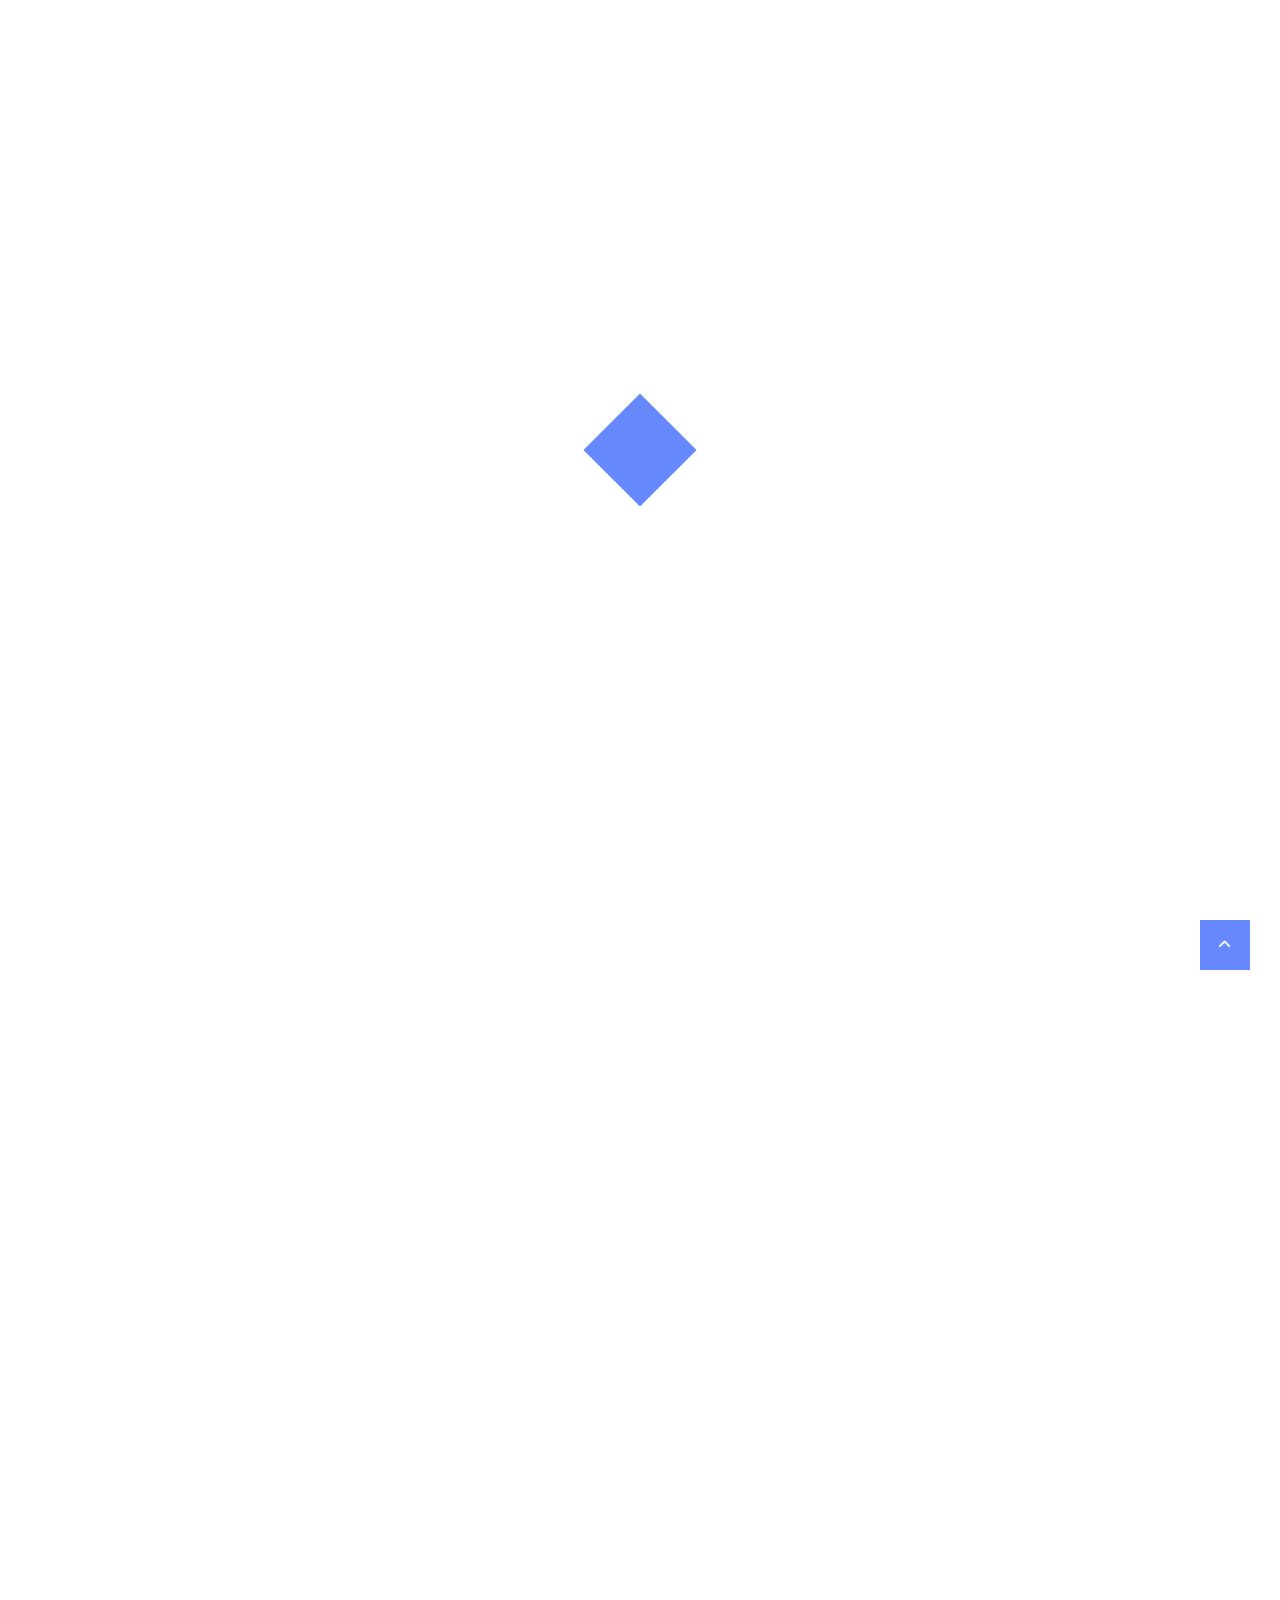
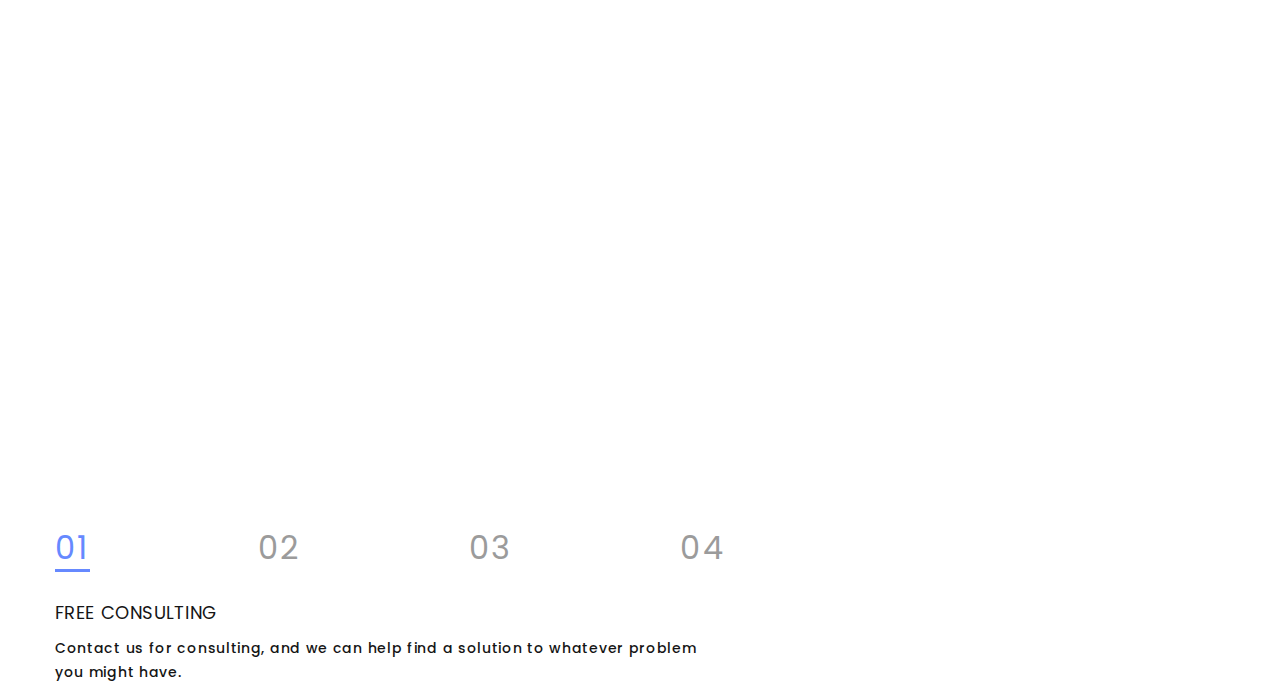
<file: index.html>
<!DOCTYPE html>
<html>
   <head>
      <!-- Google tag (gtag.js) -->
      <script async src="https://www.googletagmanager.com/gtag/js?id=G-JKWT43E1L9"></script>
      <script>
      window.dataLayer = window.dataLayer || [];
      function gtag(){dataLayer.push(arguments);}
      gtag('js', new Date());

      gtag('config', 'G-JKWT43E1L9');
      </script>
      <meta http-equiv = "refresh" content = "0; url = en/" />
      <meta name="description" content="Welcome to Kirkeland Tech, a leading tech company specializing in machine learning and data analysis. Our expert team provides innovative solutions to transform your business using cutting-edge technology and predictive modeling. From customized data analysis to personalized consulting, we offer tailored services to meet your specific needs. Discover how we can help your business grow and thrive with our advanced data-driven solutions. Contact us today to learn more!">
      <title> Kirkeland Tech</>
   </head>
</html>
</file>
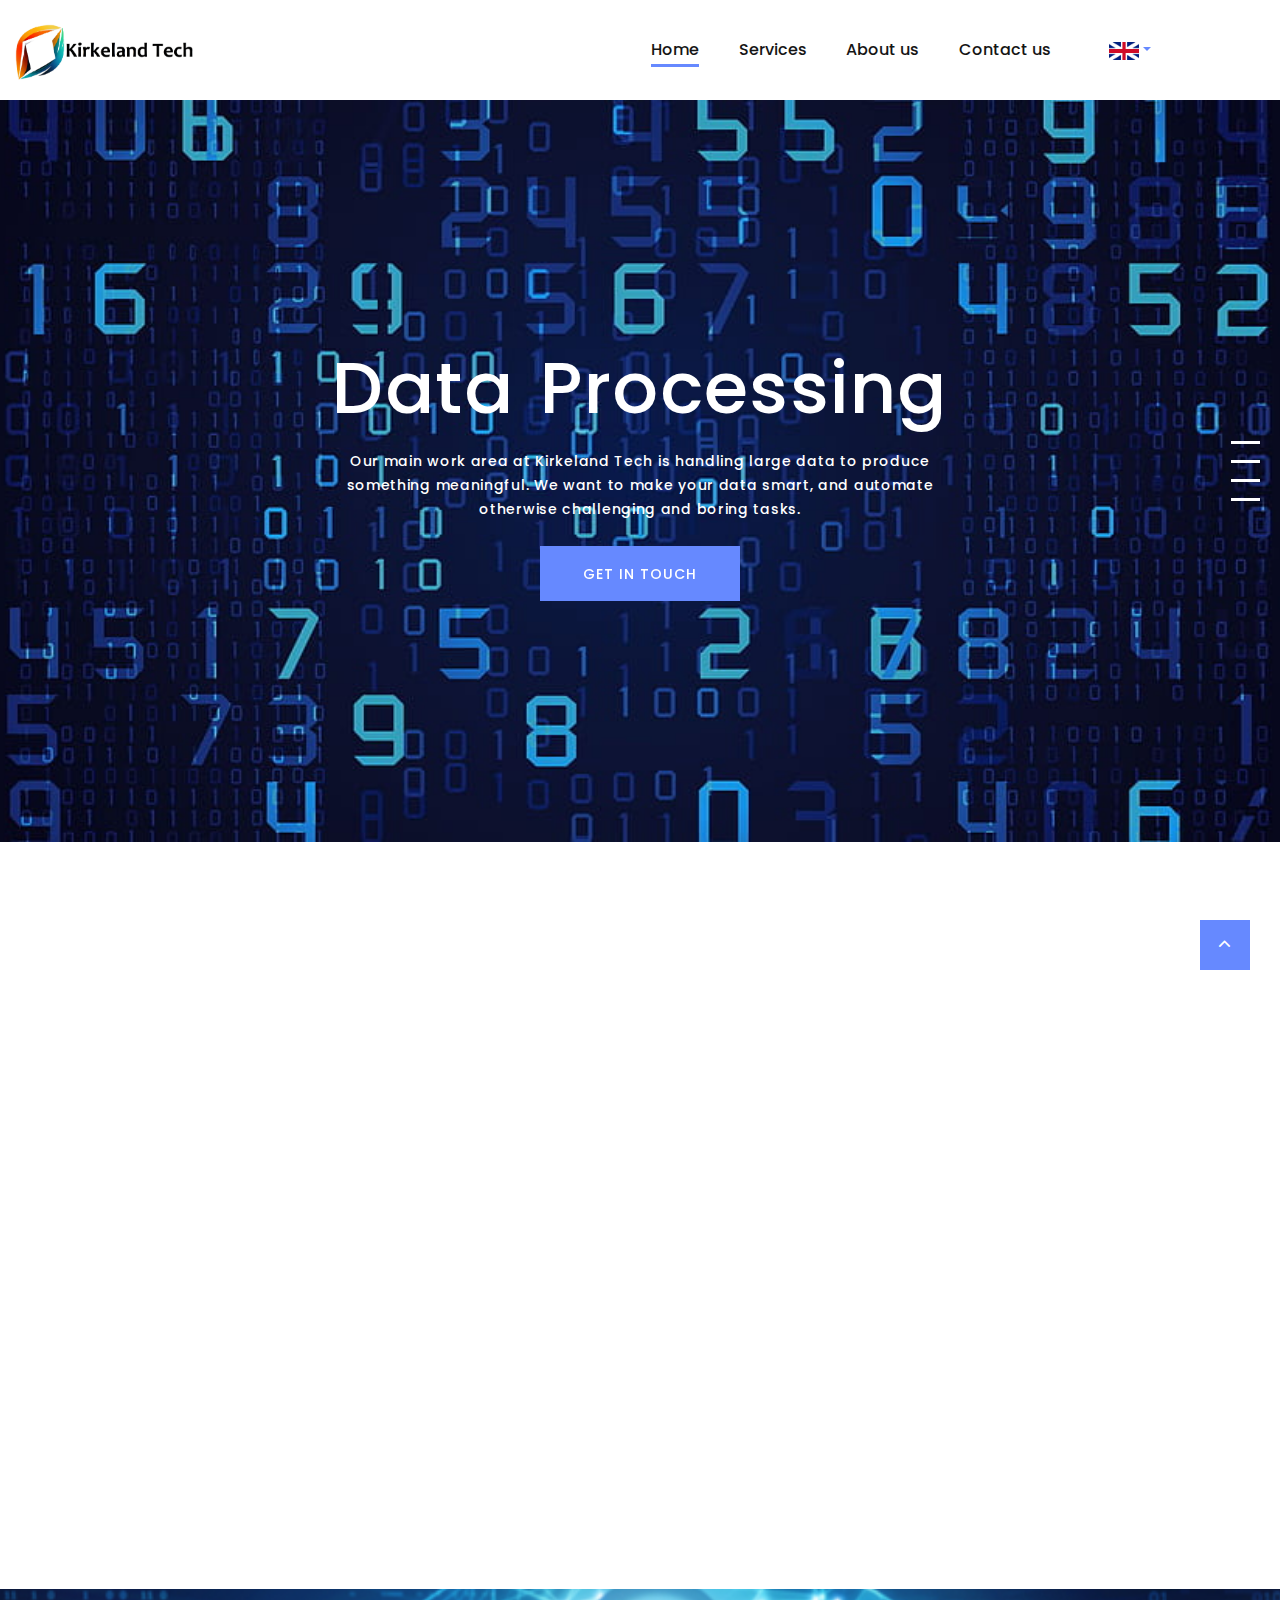
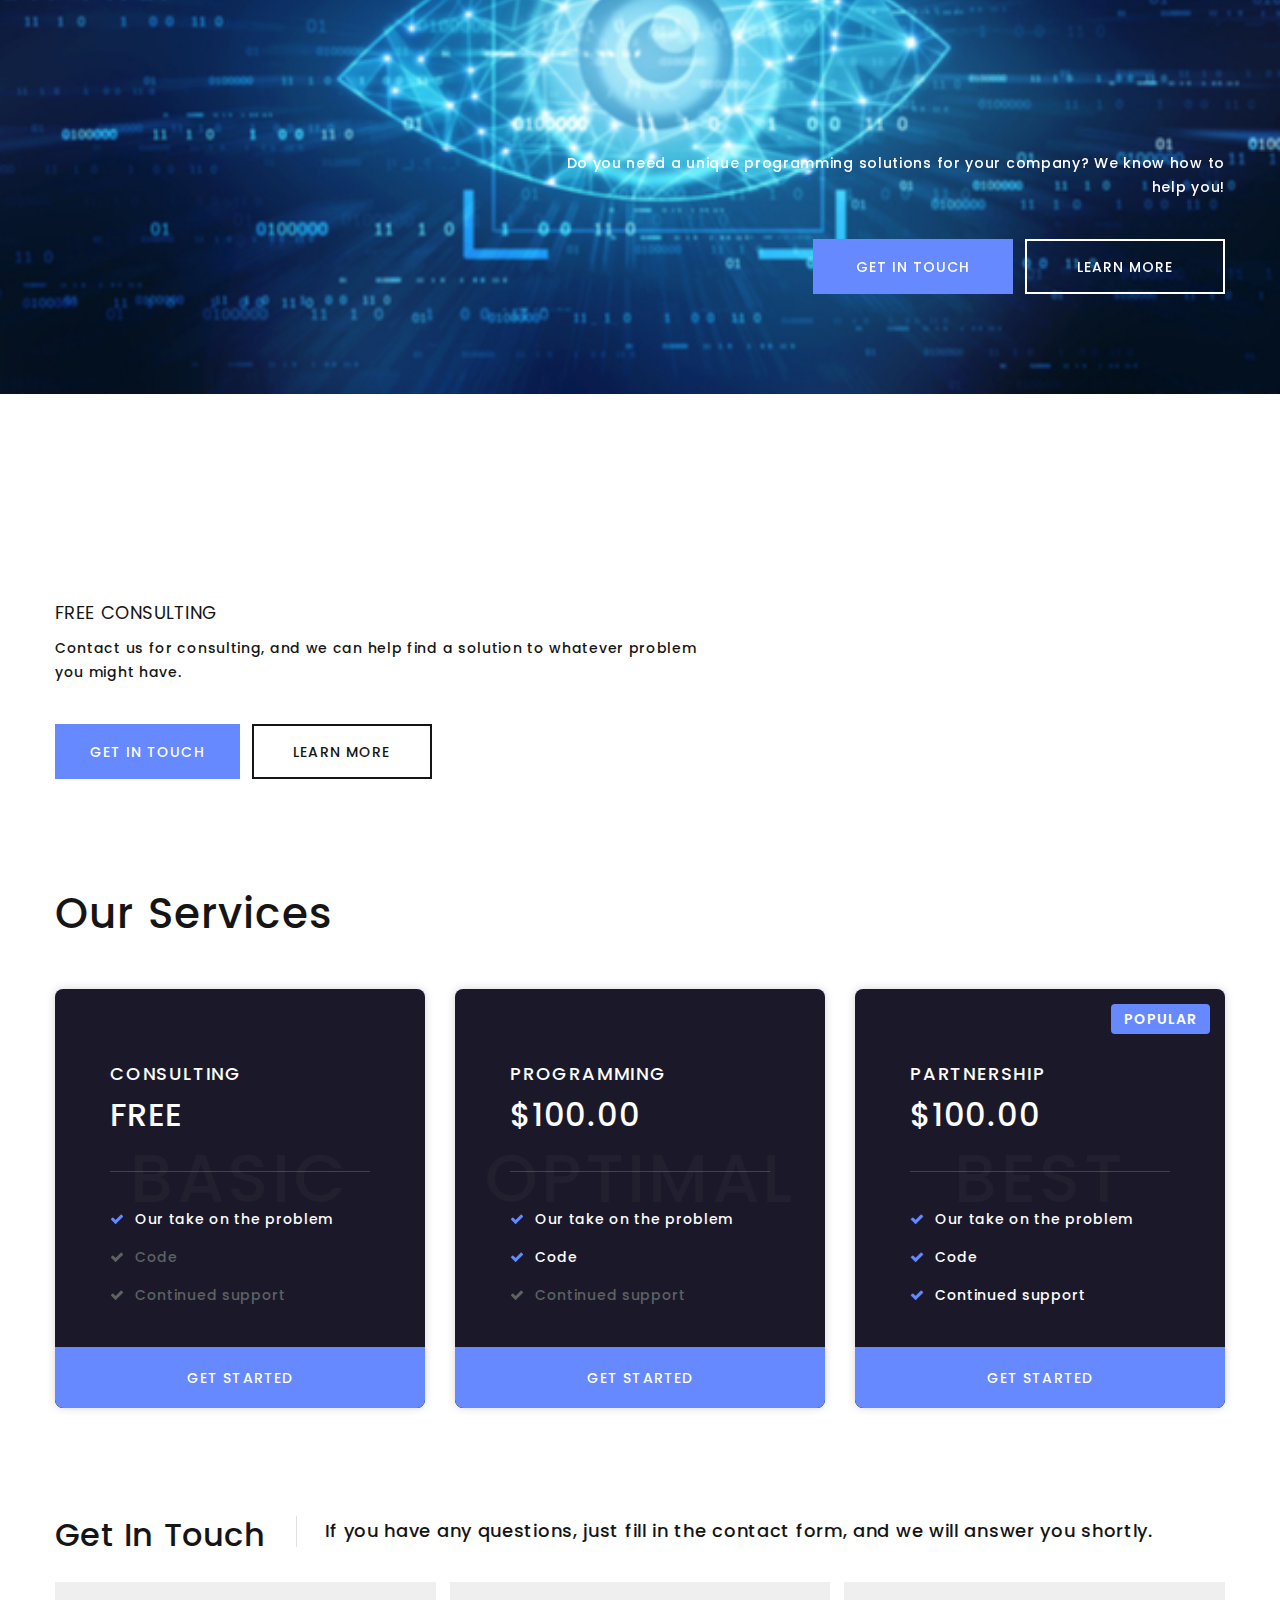
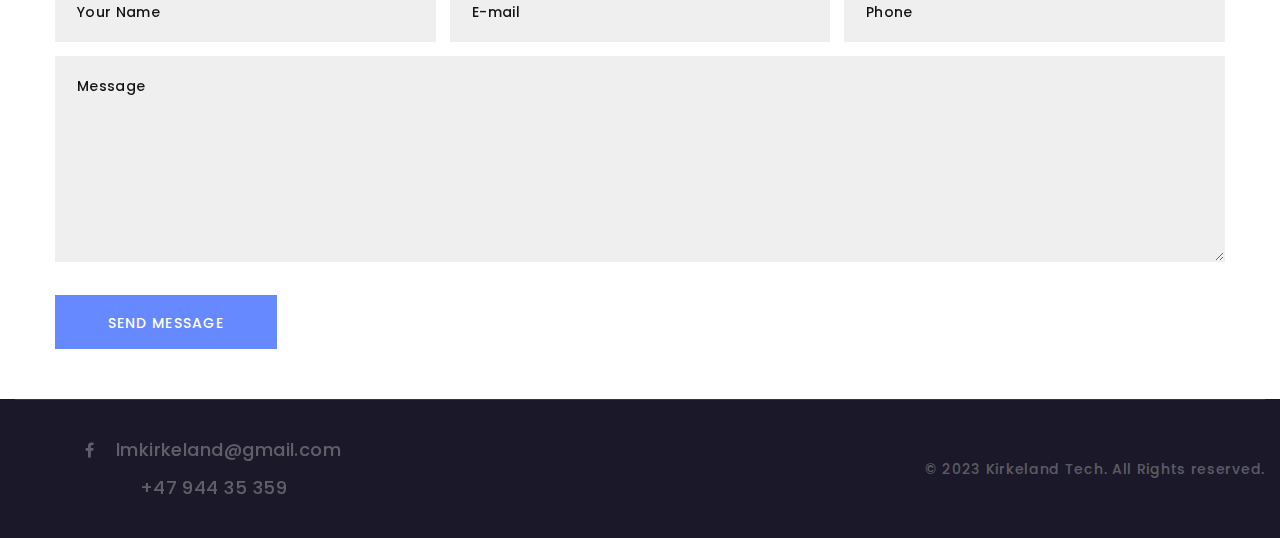
<file: en/index.html>
<!DOCTYPE html>
<html class="wide wow-animation" lang="en">
  <head>
    <!-- Google tag (gtag.js) -->
    <script async src="https://www.googletagmanager.com/gtag/js?id=G-JKWT43E1L9"></script>
    <script>
      window.dataLayer = window.dataLayer || [];
      function gtag(){dataLayer.push(arguments);}
      gtag('js', new Date());

      gtag('config', 'G-JKWT43E1L9');
    </script>
    <title>Kirkeland Tech</title>
    <meta name="format-detection" content="telephone=no">
    <meta name="viewport" content="width=device-width, height=device-height, initial-scale=1.0, maximum-scale=1.0, user-scalable=0">
    <meta http-equiv="X-UA-Compatible" content="IE=edge">
    <meta charset="utf-8">
    <link rel="icon" href="../images/Logo1.png" type="../image/x-icon">
    <!-- Stylesheets-->
    <link rel="stylesheet" type="text/css" href="//fonts.googleapis.com/css?family=Poppins:400,500,600%7CTeko:300,400,500%7CMaven+Pro:500">
    <link rel="stylesheet" href="../css/bootstrap.css">
    <link rel="stylesheet" href="../css/fonts.css">
    <link rel="stylesheet" href="../css/style.css">
    <style>.ie-panel{display: none;background: #212121;padding: 10px 0;box-shadow: 3px 3px 5px 0 rgba(0,0,0,.3);clear: both;text-align:center;position: relative;z-index: 1;} html.ie-10 .ie-panel, html.lt-ie-10 .ie-panel {display: block;}</style>
    <meta name="description" content="Welcome to Kirkeland Tech, a leading tech company specializing in machine learning and data analysis. Our expert team provides innovative solutions to transform your business using cutting-edge technology and predictive modeling. From customized data analysis to personalized consulting, we offer tailored services to meet your specific needs. Discover how we can help your business grow and thrive with our advanced data-driven solutions. Contact us today to learn more!">
  </head>
  <body>
    <div class="preloader">
      <div class="preloader-body">
        <div class="cssload-container"><span></span><span></span><span></span><span></span>
        </div>
      </div>
    </div>
    <div class="page">
      <div id="home">
        <!-- Page Header-->
        <header class="section page-header">
          <!-- RD Navbar-->
          <div class="rd-navbar-wrap">
            <nav class="rd-navbar rd-navbar-classic" data-layout="rd-navbar-fixed" data-sm-layout="rd-navbar-fixed" data-md-layout="rd-navbar-fixed" data-md-device-layout="rd-navbar-fixed" data-lg-layout="rd-navbar-static" data-lg-device-layout="rd-navbar-fixed" data-xl-layout="rd-navbar-static" data-xl-device-layout="rd-navbar-static" data-xxl-layout="rd-navbar-static" data-xxl-device-layout="rd-navbar-static" data-lg-stick-up-offset="46px" data-xl-stick-up-offset="46px" data-xxl-stick-up-offset="46px" data-lg-stick-up="true" data-xl-stick-up="true" data-xxl-stick-up="true">
              <div class="rd-navbar-main-outer">
                <div class="rd-navbar-main">
                  <!-- RD Navbar Panel-->
                  <div class="rd-navbar-panel">
                    <!-- RD Navbar Toggle-->
                    <button class="rd-navbar-toggle" data-rd-navbar-toggle=".rd-navbar-nav-wrap"><span></span></button>
                    <!-- RD Navbar Brand-->
                    <div class="rd-navbar-brand"><a class="brand" href="#" onclick="return false;"><img src="../images/Logo1_full (1).jpg" alt="" width="10" height="5"/></a></div>
                  </div>
                  <div class="rd-navbar-main-element">
                    <div class="rd-navbar-nav-wrap">
                      <!-- RD Navbar Share
                      <div class="rd-navbar-share fl-bigmug-line-share27" data-rd-navbar-toggle=".rd-navbar-share-list">
                        <ul class="list-inline rd-navbar-share-list">
                          <li class="rd-navbar-share-list-item"><a class="icon fa fa-facebook" href="https://www.facebook.com/profile.php?id=100090104111855"></a></li>
                          <li class="rd-navbar-share-list-item"><a class="icon fa fa-twitter" href="#"></a></li>
                          <li class="rd-navbar-share-list-item"><a class="icon fa fa-google-plus" href="#"></a></li>
                          <li class="rd-navbar-share-list-item"><a class="icon fa fa-instagram" href="https://www.instagram.com/leanderkirkeland/"></a></li>
                        </ul>
                      </div>
                      -->
                      <ul class="rd-navbar-nav">
                        <li class="rd-nav-item active"><a class="rd-nav-link" href="#" onclick="return false;">Home</a></li>
                        <li class="rd-nav-item"><a class="rd-nav-link" href="service">Services</a></li>
                        <!--<li class="rd-nav-item"><a class="rd-nav-link" href="#projects">Projects</a></li>-->
                        <li class="rd-nav-item"><a class="rd-nav-link" href="team">About us</a></li>
                        <!--<li class="rd-nav-item"><a class="rd-nav-link" href="#news">News</a></li>-->
                        <li class="rd-nav-item"><a class="rd-nav-link" href="contact">Contact us</a></li>
                        <li class="rd-nav-item">
                          <a href="#" class="dropdown-toggle" data-toggle="dropdown" role="button" aria-expanded="false">&nbsp;&nbsp;&nbsp;&nbsp;<img src="../images/uk.png" width="30"></a><span class="caret"></span></a>
                          <ul class="dropdown-menu" role="menu">
                              <li>&nbsp;&nbsp;<a href="../no"><img src="../images/Flag_of_Norway.png" width="30"></a>&nbsp;&nbsp;<a href="../no">Norsk</a></li>
                              <li>&nbsp;&nbsp;<a href="#" onclick="return false;"><img src="../images/uk.png" width="30"></a>&nbsp;&nbsp;<a href="#" onclick="return false;">English</a></li>
                          </ul>
                        </li>
                      </ul>
                    </div>
                  </div>
                </div>
              </div>
            </nav>
          </div>
        </header>

        <!-- Swiper-->
        <section class="section swiper-container swiper-slider swiper-slider-classic" data-loop="true" data-autoplay="4859" data-simulate-touch="true" data-direction="vertical" data-nav="false">
          <div class="swiper-wrapper text-center">
            <div class="swiper-slide" data-slide-bg="../images/b1.jpg">
              <div class="swiper-slide-caption section-md">
                <div class="container">
                  <h1 data-caption-animate="fadeInLeft" data-caption-delay="0"><span style="color:#ffffff">Data processing</span></h1>
                  <p class="text-width-large" data-caption-animate="fadeInRight" data-caption-delay="100"><span style="color:#ffffff"> Our main work area at Kirkeland Tech is handling large data to produce something meaningful. We want to make your data smart, and automate otherwise challenging and boring tasks.</span></p><a class="button button-primary button-ujarak" href="#modalCta" data-toggle="modal" data-caption-animate="fadeInUp" data-caption-delay="200">Get in touch</a>
                </div>
              </div>
            </div>
            <div class="swiper-slide" data-slide-bg="../images/AI.png">
              <div class="swiper-slide-caption section-md">
                <div class="container">
                  <h1 data-caption-animate="fadeInLeft" data-caption-delay="0"><span style="color:#ffffff">Machine Learning</span></h1>
                  <p class="text-width-large" data-caption-animate="fadeInRight" data-caption-delay="100"><span style="color:#ffffff">Since our establishment, we have been delivering high-quality and sustainable solutions for corporate purposes of worldwide businesses.</span></p><a class="button button-primary button-ujarak" href="#modalCta" data-toggle="modal" data-caption-animate="fadeInUp" data-caption-delay="200">Get in touch</a>
                </div>
              </div>
            </div>
            <div class="swiper-slide" data-slide-bg="../images/Code.png">
              <div class="swiper-slide-caption section-md">
                <div class="container">
                  <h1 data-caption-animate="fadeInLeft" data-caption-delay="0"><span style="color:#ffffff">Highly skilled team</span></h1>
                  <p class="text-width-large" data-caption-animate="fadeInRight" data-caption-delay="100"><span style="color:#ffffff">We are a team of qualified AI and machine learning engineers, aimed at creating unique and powerful tools for your business & everyday life.</span></p><a class="button button-primary button-ujarak" href="#modalCta" data-toggle="modal" data-caption-animate="fadeInUp" data-caption-delay="200">Get in touch</a>
                </div>
              </div>
            </div>
            <div class="swiper-slide" data-slide-bg="../images/Service.png">
              <div class="swiper-slide-caption section-md">
                <div class="container">
                  <h1 data-caption-animate="fadeInLeft" data-caption-delay="0"><span style="color:#ffffff">Customer service</span></h1>
                  <p class="text-width-large" data-caption-animate="fadeInRight" data-caption-delay="100"><span style="color:#ffffff">Our team strive to have the most satisfied customers. We want to fulfill your vision.</span></p><a class="button button-primary button-ujarak" href="#modalCta" data-toggle="modal" data-caption-animate="fadeInUp" data-caption-delay="200">Get in touch</a>
                </div>
              </div>
            </div>
          </div>
          <!-- Swiper Pagination-->
          <div class="swiper-pagination__module">
            <div class="swiper-pagination__fraction"><span class="swiper-pagination__fraction-index">00</span><span class="swiper-pagination__fraction-divider">/</span><span class="swiper-pagination__fraction-count">00</span></div>
            <div class="swiper-pagination__divider"></div>
            <div class="swiper-pagination"></div>
          </div>
        </section>

      </div>
      <!-- See all services-->
      <section class="section section-sm section-first bg-default text-center" id="services">
        <div class="container">
          <div class="row row-30 justify-content-center">
            <div class="col-md-7 col-lg-5 col-xl-6 text-lg-left wow fadeInUp"><img src="../images/ai2.jpg" alt="" width="415" height="592"/>
            </div>
            <div class="col-lg-7 col-xl-6">
              <div class="row row-30">
                <div class="col-sm-6 wow fadeInRight">
                  <article class="box-icon-modern box-icon-modern-custom">
                    <div>
                      <h3 class="box-icon-modern-big-title">What We Offer</h3>
                      <div class="box-icon-modern-decor"></div><a class="button button-primary button-ujarak" href="service">View All Services</a>
                    </div>
                  </article>
                </div>
                <div class="col-sm-6 wow fadeInRight" data-wow-delay=".2s">
                  <article class="box-icon-modern box-icon-modern-2">
                    <div class="box-icon-modern-icon linearicons-compare"></div>
                    <h5 class="box-icon-modern-title"><a href="service">LARGE DATA<br>PROCESSING</a></h5>
                    <div class="box-icon-modern-decor"></div>
                    <p class="box-icon-modern-text">Our experts provide help with large datasets.</p>
                  </article>
                </div>
                <div class="col-sm-6 wow fadeInRight" data-wow-delay=".1s">
                  <article class="box-icon-modern box-icon-modern-2">
                    <div class="box-icon-modern-icon linearicons-train"></div>
                    <h5 class="box-icon-modern-title"><a href="service">AI<br></a></h5>
                    <div class="box-icon-modern-decor"></div>
                    <p class="box-icon-modern-text">Want to build an AI for your buisness? We can help!</p>
                  </article>
                </div>
                <div class="col-sm-6 wow fadeInRight" data-wow-delay=".3s">
                  <article class="box-icon-modern box-icon-modern-2">
                    <div class="box-icon-modern-icon linearicons-hammer-wrench"></div>
                    <h5 class="box-icon-modern-title"><a href="service">ADAPTATION</a></h5>
                    <div class="box-icon-modern-decor"></div>
                    <p class="box-icon-modern-text">Our team is very flexible. If you have any inquires, we can consult you.</p>
                  </article>
                </div>
              </div>
            </div>
          </div>
        </div>
      </section>

      <!-- Cta-->
      <section class="section section-fluid bg-default">
        <div class="parallax-container" data-parallax-img="../images/Comp.jpg">
          <div class="parallax-content section-xl context-dark bg-overlay-68 bg-mobile-overlay">
            <div class="container">
              <div class="row row-30 justify-content-end text-right">
                <div class="col-sm-7">
                  <h3 class="wow fadeInLeft">Let us help you with great solutions!</h3>
                  <p>Do you need a unique programming solutions for your company? We know how to help you!</p>
                  <div class="group-sm group-middle group justify-content-end"><a class="button button-primary button-ujarak" href="#modalCta" data-toggle="modal">Get in Touch</a><a class="button button-white-outline button-ujarak" href="team">Learn More</a></div>
                </div>
              </div>
            </div>
          </div>
        </div>
      </section>

      <!-- Latest Projects-- >
      <section class="section section-sm section-fluid bg-default text-center" id="projects">
        <div class="container-fluid">
          <h2 class="wow fadeInLeft">Latest Projects</h2>
          <p class="quote-jean wow fadeInRight" data-wow-delay=".1s">In our portfolio, you can browse the latest products developed for our clients for different corporate purposes. Our qualified team of interface designers and software developers is always ready to create something unique for you.</p>
          <div class="isotope-filters isotope-filters-horizontal">
            <button class="isotope-filters-toggle button button-md button-icon button-icon-right button-default-outline button-wapasha" data-custom-toggle="#isotope-3" data-custom-toggle-hide-on-blur="true" data-custom-toggle-disable-on-blur="true"><span class="icon fa fa-caret-down"></span>Filter</button>
            <ul class="isotope-filters-list" id="isotope-3">
              <li><a class="active" href="#" data-isotope-filter="*" data-isotope-group="gallery">All</a></li>
              <li><a href="#" data-isotope-filter="Type 1" data-isotope-group="gallery">mobile Apps</a></li>
              <li><a href="#" data-isotope-filter="Type 2" data-isotope-group="gallery">Custom Software</a></li>
              <li><a href="#" data-isotope-filter="Type 3" data-isotope-group="gallery">QA & Testing</a></li>
              <li><a href="#" data-isotope-filter="Type 4" data-isotope-group="gallery">UX and Design</a></li>
            </ul>
          </div>
          <div class="row row-30 isotope" data-isotope-layout="fitRows" data-isotope-group="gallery" data-lightgallery="group">
            <div class="col-sm-6 col-lg-4 col-xxl-3 isotope-item wow fadeInRight" data-filter="Type 4">
              <! -- Thumbnail Classic- ->
              <article class="thumbnail thumbnail-classic thumbnail-md">
                <div class="thumbnail-classic-figure"><img src="images/fullwidth-gallery-1-420x350.jpg" alt="" width="420" height="350"/>
                </div>
                <div class="thumbnail-classic-caption">
                  <div class="thumbnail-classic-title-wrap"><a class="icon fl-bigmug-line-zoom60" href="images/grid-gallery-1-1200x800-original.jpg" data-lightgallery="item"><img src="images/fullwidth-gallery-1-420x350.jpg" alt="" width="420" height="350"/></a>
                    <h5 class="thumbnail-classic-title"><a href="#">FinStep</a></h5>
                  </div>
                  <p class="thumbnail-classic-text">We work hard on every app to deliver top-notch features with great UI that you won’t find anywhere else.</p>
                </div>
              </article>
            </div>
            <div class="col-sm-6 col-lg-4 col-xxl-3 isotope-item wow fadeInRight" data-filter="Type 1" data-wow-delay=".1s">
              <!- - Thumbnail Classic- ->
              <article class="thumbnail thumbnail-classic thumbnail-md">
                <div class="thumbnail-classic-figure"><img src="images/fullwidth-gallery-2-420x350.jpg" alt="" width="420" height="350"/>
                </div>
                <div class="thumbnail-classic-caption">
                  <div class="thumbnail-classic-title-wrap"><a class="icon fl-bigmug-line-zoom60" href="images/grid-gallery-2-1200x800-original.jpg" data-lightgallery="item"><img src="images/fullwidth-gallery-2-420x350.jpg" alt="" width="420" height="350"/></a>
                    <h5 class="thumbnail-classic-title"><a href="#">Mobile Finance</a></h5>
                  </div>
                  <p class="thumbnail-classic-text">We work hard on every app to deliver top-notch features with great UI that you won’t find anywhere else.</p>
                </div>
              </article>
            </div>
            <div class="col-sm-6 col-lg-4 col-xxl-3 isotope-item wow fadeInRight" data-filter="Type 2" data-wow-delay=".2s">
              <!- - Thumbnail Classic- ->
              <article class="thumbnail thumbnail-classic thumbnail-md">
                <div class="thumbnail-classic-figure"><img src="images/fullwidth-gallery-3-420x350.jpg" alt="" width="420" height="350"/>
                </div>
                <div class="thumbnail-classic-caption">
                  <div class="thumbnail-classic-title-wrap"><a class="icon fl-bigmug-line-zoom60" href="images/grid-gallery-3-1200x800-original.jpg" data-lightgallery="item"><img src="images/fullwidth-gallery-3-420x350.jpg" alt="" width="420" height="350"/></a>
                    <h5 class="thumbnail-classic-title"><a href="#">Q-Manage</a></h5>
                  </div>
                  <p class="thumbnail-classic-text">We work hard on every app to deliver top-notch features with great UI that you won’t find anywhere else.</p>
                </div>
              </article>
            </div>
            <div class="col-sm-6 col-lg-4 col-xxl-3 isotope-item wow fadeInRight" data-filter="Type 3" data-wow-delay=".3s">
              <!- - Thumbnail Classic- ->
              <article class="thumbnail thumbnail-classic thumbnail-md">
                <div class="thumbnail-classic-figure"><img src="images/fullwidth-gallery-4-420x350.jpg" alt="" width="420" height="350"/>
                </div>
                <div class="thumbnail-classic-caption">
                  <div class="thumbnail-classic-title-wrap"><a class="icon fl-bigmug-line-zoom60" href="images/grid-gallery-4-1200x800-original.jpg" data-lightgallery="item"><img src="images/fullwidth-gallery-4-420x350.jpg" alt="" width="420" height="350"/></a>
                    <h5 class="thumbnail-classic-title"><a href="#">WeatherCast</a></h5>
                  </div>
                  <p class="thumbnail-classic-text">We work hard on every app to deliver top-notch features with great UI that you won’t find anywhere else.</p>
                </div>
              </article>
            </div>
            <div class="col-sm-6 col-lg-4 col-xxl-3 isotope-item wow fadeInLeft" data-filter="Type 3">
              <!- - Thumbnail Classic- ->
              <article class="thumbnail thumbnail-classic thumbnail-md">
                <div class="thumbnail-classic-figure"><img src="images/fullwidth-gallery-5-420x350.jpg" alt="" width="420" height="350"/>
                </div>
                <div class="thumbnail-classic-caption">
                  <div class="thumbnail-classic-title-wrap"><a class="icon fl-bigmug-line-zoom60" href="images/grid-gallery-5-1200x800-original.jpg" data-lightgallery="item"><img src="images/fullwidth-gallery-5-420x350.jpg" alt="" width="420" height="350"/></a>
                    <h5 class="thumbnail-classic-title"><a href="#">Home Calendar</a></h5>
                  </div>
                  <p class="thumbnail-classic-text">We work hard on every app to deliver top-notch features with great UI that you won’t find anywhere else.</p>
                </div>
              </article>
            </div>
            <div class="col-sm-6 col-lg-4 col-xxl-3 isotope-item wow fadeInLeft" data-filter="Type 1" data-wow-delay=".1s">
              <! -- Thumbnail Classic- ->
              <article class="thumbnail thumbnail-classic thumbnail-md">
                <div class="thumbnail-classic-figure"><img src="images/fullwidth-gallery-6-420x350.jpg" alt="" width="420" height="350"/>
                </div>
                <div class="thumbnail-classic-caption">
                  <div class="thumbnail-classic-title-wrap"><a class="icon fl-bigmug-line-zoom60" href="images/grid-gallery-6-1200x800-original.jpg" data-lightgallery="item"><img src="images/fullwidth-gallery-6-420x350.jpg" alt="" width="420" height="350"/></a>
                    <h5 class="thumbnail-classic-title"><a href="#">MPlanner</a></h5>
                  </div>
                  <p class="thumbnail-classic-text">We work hard on every app to deliver top-notch features with great UI that you won’t find anywhere else.</p>
                </div>
              </article>
            </div>
            <div class="col-sm-6 col-lg-4 col-xxl-3 isotope-item wow fadeInLeft" data-filter="Type 2" data-wow-delay=".2s">
              <! -- Thumbnail Classic- ->
              <article class="thumbnail thumbnail-classic thumbnail-md">
                <div class="thumbnail-classic-figure"><img src="images/fullwidth-gallery-7-420x350.jpg" alt="" width="420" height="350"/>
                </div>
                <div class="thumbnail-classic-caption">
                  <div class="thumbnail-classic-title-wrap"><a class="icon fl-bigmug-line-zoom60" href="images/grid-gallery-7-1200x800-original.jpg" data-lightgallery="item"><img src="images/fullwidth-gallery-7-420x350.jpg" alt="" width="420" height="350"/></a>
                    <h5 class="thumbnail-classic-title"><a href="#">Alice Messenger</a></h5>
                  </div>
                  <p class="thumbnail-classic-text">We work hard on every app to deliver top-notch features with great UI that you won’t find anywhere else.</p>
                </div>
              </article>
            </div>
            <div class="col-sm-6 col-lg-4 col-xxl-3 isotope-item wow fadeInLeft" data-filter="Type 3" data-wow-delay=".3s">
              <!- - Thumbnail Classic- ->
              <article class="thumbnail thumbnail-classic thumbnail-md">
                <div class="thumbnail-classic-figure"><img src="images/fullwidth-gallery-8-420x350.jpg" alt="" width="420" height="350"/>
                </div>
                <div class="thumbnail-classic-caption">
                  <div class="thumbnail-classic-title-wrap"><a class="icon fl-bigmug-line-zoom60" href="images/grid-gallery-8-1200x800-original.jpg" data-lightgallery="item"><img src="images/fullwidth-gallery-8-420x350.jpg" alt="" width="420" height="350"/></a>
                    <h5 class="thumbnail-classic-title"><a href="#">WiseMoney</a></h5>
                  </div>
                  <p class="thumbnail-classic-text">We work hard on every app to deliver top-notch features with great UI that you won’t find anywhere else.</p>
                </div>
              </article>
            </div>
          </div>
        </div>
      </section>
    -->
      <!-- Years of experience- ->
      <section class="section section-sm bg-default">
        <div class="container">
          <div class="row row-30 row-xl-24 justify-content-center align-items-center align-items-lg-start text-left">
            <div class="col-md-6 col-lg-5 col-xl-4 text-center"><a class="text-img" href="#">
                <div id="particles-js"></div><span class="counter">0</span></a></div>
            <div class="col-sm-8 col-md-6 col-lg-5 col-xl-4">
              <div class="text-width-extra-small offset-top-lg-24 wow fadeInUp">
                <h3 class="title-decoration-lines-left">Years of Experience</h3>
                <p class="text-gray-500">Kirkeland Tech is a team of highly experienced engineers working to create the best solutions to your problems.</p><a class="button button-secondary button-pipaluk" href="#">Get in touch</a>
              </div>
            </div>
            <div class="col-sm-10 col-md-8 col-lg-6 col-xl-4 wow fadeInRight" data-wow-delay=".1s">
              <div class="row justify-content-center border-2-column offset-top-xl-26">
                <div class="col-9 col-sm-6">
                  <div class="counter-amy">
                    <div class="counter-amy-number"><span class="counter">0</span><span class="symbol">k</span>
                    </div>
                    <h6 class="counter-amy-title">jobs done</h6>
                  </div>
                </div>
                <div class="col-9 col-sm-6">
                  <div class="counter-amy">
                    <div class="counter-amy-number"><span class="counter">1</span>
                    </div>
                    <h6 class="counter-amy-title">Consultants</h6>
                  </div>
                </div>
                <div class="col-9 col-sm-6">
                  <div class="counter-amy">
                    <div class="counter-amy-number"><span class="counter">0</span>
                    </div>
                    <h6 class="counter-amy-title">Awards won</h6>
                  </div>
                </div>
                <div class="col-9 col-sm-6">
                  <div class="counter-amy">
                    <div class="counter-amy-number"><span class="counter">2</span>
                    </div>
                    <h6 class="counter-amy-title">Employees</h6>
                  </div>
                </div>
              </div>
            </div> -->
<!--
            <div class="col-lg-6 col-xl-12 align-self-center">
              <div class="row row-30 justify-content-center">
                <div class="col-sm-6 col-md-5 col-lg-6 col-xl-3 wow fadeInLeft"><a class="clients-classic" href="#"><img src="images/clients-9-270x117.png" alt="" width="270" height="117"/></a></div>
                <div class="col-sm-6 col-md-5 col-lg-6 col-xl-3 wow fadeInLeft" data-wow-delay=".1s"><a class="clients-classic" href="#"><img src="images/clients-10-270x117.png" alt="" width="270" height="117"/></a></div>
                <div class="col-sm-6 col-md-5 col-lg-6 col-xl-3 wow fadeInLeft" data-wow-delay=".2s"><a class="clients-classic" href="#"><img src="images/clients-3-270x117.png" alt="" width="270" height="117"/></a></div>
                <div class="col-sm-6 col-md-5 col-lg-6 col-xl-3 wow fadeInLeft" data-wow-delay=".3s"><a class="clients-classic" href="#"><img src="images/clients-11-270x117.png" alt="" width="270" height="117"/></a></div>
              </div>
            </div>
            -->
          </div>
        </div>
      </section>


      <!-- You dream — we embody-->
      <section class="section section-sm bg-default text-md-left">
        <div class="container">
          <div class="row row-50 align-items-center justify-content-center justify-content-xl-between">
            <div class="col-lg-7 wow fadeInLeft">
              <h2>Get More With Us</h2>
              <!-- Bootstrap tabs-->
              <div class="tabs-custom tabs-horizontal tabs-line tabs-line-big text-center text-md-left" id="tabs-6">
                <!-- Nav tabs-->
                <ul class="nav nav-tabs">
                  <li class="nav-item" role="presentation"><a class="nav-link nav-link-big active" href="#tabs-6-1" data-toggle="tab">01</a></li>
                  <li class="nav-item" role="presentation"><a class="nav-link nav-link-big" href="#tabs-6-2" data-toggle="tab">02</a></li>
                  <li class="nav-item" role="presentation"><a class="nav-link nav-link-big" href="#tabs-6-3" data-toggle="tab">03</a></li>
                  <li class="nav-item" role="presentation"><a class="nav-link nav-link-big" href="#tabs-6-4" data-toggle="tab">04</a></li>
                </ul>
                <!-- Tab panes-->
                <div class="tab-content">
                  <div class="tab-pane fade show active" id="tabs-6-1">
                    <h5 class="font-weight-normal">FREE CONSULTING</h5>
                    <p>Contact us for consulting, and we can help find a solution to whatever problem you might have.</p>
                    <div class="group-sm group-middle"><a class="button button-secondary button-pipaluk" href="#modalCta" data-toggle="modal">Get in touch</a><a class="button button-default-outline button-wapasha" href="contact">Learn More</a></div>
                  </div>
                  <div class="tab-pane fade" id="tabs-6-2">
                    <h5 class="font-weight-normal">COOPERATION</h5>
                    <p>We are a new company, so we look for companies to cooperate with. Our goal is to find companies that share our ideals to grow with.</p>
                    <div class="group-sm group-middle"><a class="button button-secondary button-pipaluk" href="#modalCta" data-toggle="modal">Get in touch</a><a class="button button-default-outline button-wapasha" href="team">Learn More</a></div>
                  </div>
                  <div class="tab-pane fade" id="tabs-6-3">
                    <h5 class="font-weight-normal">CUSTOMER SERVICE</h5>
                    <p>We are here for you! We will do our greatest to help you with your problem.</p>
                    <div class="group-sm group-middle"><a class="button button-secondary button-pipaluk" href="#modalCta" data-toggle="modal">Get in touch</a><a class="button button-default-outline button-wapasha" href="service">Learn More</a></div>
                  </div>
                  <div class="tab-pane fade" id="tabs-6-4">
                    <h5 class="font-weight-normal">GUARANTEE</h5>
                    <p>If we do not live up to your expectations, you get 100% of the investment back. There is no risk at trying the new guys on the block.</p>
                    <div class="group-sm group-middle"><a class="button button-secondary button-pipaluk" href="#modalCta" data-toggle="modal">Get in touch</a><a class="button button-default-outline button-wapasha" href="service">Learn More</a></div>
                  </div>
                </div>
              </div>
            </div>
            <!--<div class="col-lg-6 text-center wow fadeInUp" data-wow-delay=".1s">
              <div class="owl-carousel owl-style-1" data-items="2" data-stage-padding="0" data-loop="true" data-margin="0" data-mouse-drag="true" data-autoplay="true"><a class="box-device" href="#"><img src="images/person.jpg" alt="" width="313" height="580"/></a><a class="box-device" href="#"><img src="images/robot.jpg" alt="" width="313" height="580"/></a></div>
            </div>-->
          </div>
        </div>
      </section>
<!--
      <! -- What people Say -- >
      <section class="section section-sm section-bottom-70 section-fluid bg-default">
        <div class="container-fluid">
          <h2>What people Say</h2>
          <div class="row row-50 row-sm">
            <div class="col-md-6 col-xl-4 wow fadeInRight">
              <! -- Quote Modern-- >
              <article class="quote-modern quote-modern-custom">
                <div class="unit unit-spacing-md align-items-center">
                  <div class="unit-left"><a class="quote-modern-figure" href="#"><img class="img-circles" src="images/user-11-75x75.jpg" alt="" width="75" height="75"/></a></div>
                  <div class="unit-body">
                    <h4 class="quote-modern-cite"><a href="#">Catherine Williams</a></h4>
                    <p class="quote-modern-status">Regular client</p>
                  </div>
                </div>
                <div class="quote-modern-text">
                  <p class="q">RatherApp offers a high caliber of resources skilled in Microsoft Azure .NET, mobile and Quality Assurance. They became our true business partners over the past three years.</p>
                </div>
              </article>
            </div>
            <div class="col-md-6 col-xl-4 wow fadeInRight" data-wow-delay=".1s">
              <! -- Quote Modern-- >
              <article class="quote-modern quote-modern-custom">
                <div class="unit unit-spacing-md align-items-center">
                  <div class="unit-left"><a class="quote-modern-figure" href="#"><img class="img-circles" src="images/user-12-75x75.jpg" alt="" width="75" height="75"/></a></div>
                  <div class="unit-body">
                    <h4 class="quote-modern-cite"><a href="#">Rupert Wood</a></h4>
                    <p class="quote-modern-status">Regular client</p>
                  </div>
                </div>
                <div class="quote-modern-text">
                  <p class="q">RatherApp powered us with a competent team to develop products for banking services. The team has been delivering results within budget and time, which is amazing.</p>
                </div>
              </article>
            </div>
            <div class="col-md-6 col-xl-4 wow fadeInRight" data-wow-delay=".2s">
              <! -- Quote Modern-- >
              <article class="quote-modern quote-modern-custom">
                <div class="unit unit-spacing-md align-items-center">
                  <div class="unit-left"><a class="quote-modern-figure" href="#"><img class="img-circles" src="images/user-20-75x75.jpg" alt="" width="75" height="75"/></a></div>
                  <div class="unit-body">
                    <h4 class="quote-modern-cite"><a href="#">Samantha Brown</a></h4>
                    <p class="quote-modern-status">Regular client</p>
                  </div>
                </div>
                <div class="quote-modern-text">
                  <p class="q">RatherApp is a highly skilled and uniquely capable firm with multitudes of talent on-board. We have collaborated on a number of diverse projects that have been a great success.</p>
                </div>
              </article>
            </div>
          </div>
        </div>
      </section>
-->
      <!-- Pricing-->
      <section class="section section-sm section-bottom-70 section-fluid bg-default">
        <div class="container">
          <h2>Our services</h2>
          <div class="row row-30 justify-content-center">
            <div class="col-md-6 col-lg-5 col-xl-4">
              <div class="box-pricing box-pricing-black">
                <div class="box-pricing-body">
                  <h5 class="box-pricing-title">Consulting</h5>
                  <h3 class="box-pricing-price">FREE</h3>
                  <div class="box-pricing-divider">
                    <div class="divider"></div><span>Basic</span>
                  </div>
                  <ul class="box-pricing-list">
                    <li class="active">Our take on the problem</li>
                    <li>Code</li>
                    <li>Continued support</li>

                  </ul>
                </div>
                <div class="box-pricing-button"><a class="button button-lg button-block button-primary" href="contact">Get started</a></div>
              </div>
            </div>
            <div class="col-md-6 col-lg-5 col-xl-4">
              <div class="box-pricing box-pricing-black box-pricing-popular">
                <div class="box-pricing-body">
                  <h5 class="box-pricing-title">Programming</h5>
                  <h3 class="box-pricing-price">$100.00</h3>
                  <div class="box-pricing-divider">
                    <div class="divider"></div><span>Optimal</span>
                  </div>
                  <ul class="box-pricing-list">
                    <li class="active">Our take on the problem</li>
                    <li class="active">Code</li>
                    <li>Continued support</li>
                  </ul>
                </div>
                <div class="box-pricing-button"><a class="button button-lg button-block button-primary" href="contact">Get started</a></div>
              </div>
            </div>
            <div class="col-md-6 col-lg-5 col-xl-4">
              <div class="box-pricing box-pricing-black box-pricing-popular">
                <div class="box-pricing-body">
                  <h5 class="box-pricing-title">Partnership</h5>
                  <h3 class="box-pricing-price">$100.00</h3>
                  <div class="box-pricing-divider">
                    <div class="divider"></div><span>Best</span>
                  </div>
                  <ul class="box-pricing-list">
                    <li class="active">Our take on the problem</li>
                    <li class="active">Code</li>
                    <li class="active">Continued support</li>
                  </ul>
                </div>
                <div class="box-pricing-button"><a class="button button-lg button-block button-primary" href="contact">Get started</a></div>
                <div class="box-pricing-badge">popular</div>
              </div>
            </div>
          </div>
        </div>
      </section>

      <!-- Latest blog posts-- >
      <section class="section section-sm bg-default" id="news">
        <div class="container">
          <h2>Latest blog posts</h2>
          <div class="row row-45">
            <div class="col-sm-6 col-lg-4 wow fadeInLeft">
              <! -- Post Modern-- >
              <article class="post post-modern"><a class="post-modern-figure" href="#"><img src="images/post-10-370x307.jpg" alt="" width="370" height="307"/>
                  <div class="post-modern-time">
                    <time datetime="2019-07-04"><span class="post-modern-time-month">07</span><span class="post-modern-time-number">04</span></time>
                  </div></a>
                <h4 class="post-modern-title"><a href="#">Benefits of Async/Await</a></h4>
                <p class="post-modern-text">Asynchronous functions are a good and bad thing in JavaScript. The good side is that asynchronous functions are non-blocking and...</p>
              </article>
            </div>
            <div class="col-sm-6 col-lg-4 wow fadeInLeft" data-wow-delay=".1s">
              <!- - Post Modern- ->
              <article class="post post-modern"><a class="post-modern-figure" href="#"><img src="images/post-11-370x307.jpg" alt="" width="370" height="307"/>
                  <div class="post-modern-time">
                    <time datetime="2019-07-17"><span class="post-modern-time-month">07</span><span class="post-modern-time-number">17</span></time>
                  </div></a>
                <h4 class="post-modern-title"><a href="#">Key Considerations of iPaaS</a></h4>
                <p class="post-modern-text">Digital transformation requires cloud appropriate adoption, legacy IT systems modernization, and Agile-based methodologies for faster...</p>
              </article>
            </div>
            <div class="col-sm-6 col-lg-4 wow fadeInLeft" data-wow-delay=".2s">
              <! -- Post Modern- ->
              <article class="post post-modern"><a class="post-modern-figure" href="#"><img src="images/post-12-370x307.jpg" alt="" width="370" height="307"/>
                  <div class="post-modern-time">
                    <time datetime="2019-07-22"><span class="post-modern-time-month">07</span><span class="post-modern-time-number">22</span></time>
                  </div></a>
                <h4 class="post-modern-title"><a href="#">Never Stop Optimizing Your Code</a></h4>
                <p class="post-modern-text">In this tutorial, we will discuss the Hibernate Query Language. HQL is an object-oriented query language. Hibernate Query...</p>
              </article>
            </div>
          </div>
        </div>
      </section>
    -->
      <!-- Contact information
      <section class="section section-sm bg-default">
        <div class="container">
          <div class="row row-30 justify-content-center">
            <div class="col-sm-8 col-md-6 col-lg-4">
              <article class="box-contacts">
                <div class="box-contacts-body">
                  <div class="box-contacts-icon fl-bigmug-line-cellphone55"></div>
                  <div class="box-contacts-decor"></div>
                  <p class="box-contacts-link"><a href="tel:+47 944 35 359">+47 944 35 359</a></p>
                </div>
              </article>
            </div>
            <div class="col-sm-8 col-md-6 col-lg-4">
              <article class="box-contacts">
                <div class="box-contacts-body">
                  <div class="box-contacts-icon fl-bigmug-line-up104"></div>
                  <div class="box-contacts-decor"></div>
                  <p class="box-contacts-link"><a href="#">6416, Molde</a></p>
                </div>
              </article>
            </div>
            <div class="col-sm-8 col-md-6 col-lg-4">
              <article class="box-contacts">
                <div class="box-contacts-body">
                  <div class="box-contacts-icon fl-bigmug-line-chat55"></div>
                  <div class="box-contacts-decor"></div>
                  <p class="box-contacts-link"><a href="mailto:lmkirkeland@gmail.com">lmkirkeland@gmail.com</a></p>
                </div>
              </article>
            </div>
          </div>
        </div>
      </section>-->

      <!-- Contact Form-->
      <section class="section section-sm text-left">
        <div class="container">
          <article class="title-classic">
            <div class="title-classic-title">
              <h3>Get in touch</h3>
            </div>
            <div class="title-classic-text">
              <p>If you have any questions, just fill in the contact form, and we will answer you shortly.</p>
            </div>
          </article>
          <form class="rd-form" method="post" action="https://formspree.io/f/xeqwavdr">
            <div class="row row-14 gutters-14">
              <div class="col-md-4">
                <div class="form-wrap">
                  <input class="form-input" id="contact-your-name-2" type="text" name="name" data-constraints="@Required">
                  <label class="form-label" for="contact-your-name-2">Your Name</label>
                </div>
              </div>
              <div class="col-md-4">
                <div class="form-wrap">
                  <input class="form-input" id="contact-email-2" type="email" name="email" data-constraints="@Email @Required">
                  <label class="form-label" for="contact-email-2">E-mail</label>
                </div>
              </div>
              <div class="col-md-4">
                <div class="form-wrap">
                  <input class="form-input" id="contact-phone-2" type="text" name="phone" data-constraints="@Numeric">
                  <label class="form-label" for="contact-phone-2">Phone</label>
                </div>
              </div>
              <div class="col-12">
                <div class="form-wrap">
                  <label class="form-label" for="contact-message-2">Message</label>
                  <textarea class="form-input textarea-lg" id="contact-message-2" name="message" data-constraints="@Required"></textarea>
                </div>
              </div>
            </div>
            <button class="button button-primary button-pipaluk" type="submit">Send Message</button>
          </form>
        </div>
      </section>

      <!-- Bottom Banner-- >
      <section class="section section-fluid"><a class="section-banner" href="https://www.templatemonster.com/intense-multipurpose-html-template.html" style="background-image: url(images/banner/banner-bg-01-1920x310.jpg); background-image: -webkit-image-set( url(images/banner/banner-bg-01-1920x310.jpg) 1x, url(images/banner/banner-bg-01-3840x620.jpg) 2x )" target="_blank"><img src="images/banner/banner-fg-01-1600x310.png" srcset="images/banner/banner-fg-01-1600x310.png 1x, images/banner/banner-fg-01-3200x620.png 2x" alt="" width="1600" height="310"></a></section>
      -->
      <!-- RD Google Map-- >
      <section class="section section-fluid">
        <! -- Google Map-- >
        <section class="section">
          <div class="google-map-container" data-center="6036 Richmond hwy., Alexandria, VA, 2230" data-zoom="5" data-styles="[{&quot;featureType&quot;:&quot;administrative&quot;,&quot;elementType&quot;:&quot;labels.text.fill&quot;,&quot;stylers&quot;:[{&quot;color&quot;:&quot;#444444&quot;}]},{&quot;featureType&quot;:&quot;landscape&quot;,&quot;elementType&quot;:&quot;all&quot;,&quot;stylers&quot;:[{&quot;color&quot;:&quot;#f2f2f2&quot;}]},{&quot;featureType&quot;:&quot;poi&quot;,&quot;elementType&quot;:&quot;all&quot;,&quot;stylers&quot;:[{&quot;visibility&quot;:&quot;off&quot;}]},{&quot;featureType&quot;:&quot;poi.business&quot;,&quot;elementType&quot;:&quot;geometry.fill&quot;,&quot;stylers&quot;:[{&quot;visibility&quot;:&quot;on&quot;}]},{&quot;featureType&quot;:&quot;road&quot;,&quot;elementType&quot;:&quot;all&quot;,&quot;stylers&quot;:[{&quot;saturation&quot;:-100},{&quot;lightness&quot;:45}]},{&quot;featureType&quot;:&quot;road.highway&quot;,&quot;elementType&quot;:&quot;all&quot;,&quot;stylers&quot;:[{&quot;visibility&quot;:&quot;simplified&quot;}]},{&quot;featureType&quot;:&quot;road.arterial&quot;,&quot;elementType&quot;:&quot;labels.icon&quot;,&quot;stylers&quot;:[{&quot;visibility&quot;:&quot;off&quot;}]},{&quot;featureType&quot;:&quot;transit&quot;,&quot;elementType&quot;:&quot;all&quot;,&quot;stylers&quot;:[{&quot;visibility&quot;:&quot;off&quot;}]},{&quot;featureType&quot;:&quot;water&quot;,&quot;elementType&quot;:&quot;all&quot;,&quot;stylers&quot;:[{&quot;color&quot;:&quot;#b4d4e1&quot;},{&quot;visibility&quot;:&quot;on&quot;}]}]">
            <div class="google-map"></div>
            <ul class="google-map-markers">
              <li data-location="6036 Richmond hwy., Alexandria, VA, 2230" data-description="6036 Richmond hwy., Alexandria, VA, 2230" data-icon="images/gmap_marker.png" data-icon-active="images/gmap_marker_active.png"></li>
            </ul>
          </div>
        </section>
      </section>
    -->
      <!-- Page Footer-->
      <footer class="section section-fluid footer-minimal context-dark">
        <div class="bg-gray-15">
          <div class="container-fluid">
            <!--
            <div class="footer-minimal-inset oh">
              <ul class="footer-list-category-2">
                <li><a href="#">UI Design</a></li>
                <li><a href="#">Windows/Mac OS Apps</a></li>
                <li><a href="#">Android/iOS Apps</a></li>
                <li><a href="#">Cloud Solutions</a></li>
                <li><a href="#">Customer Support</a></li>
              </ul>
            </div>
            -->
            <div class="footer-minimal-bottom-panel text-sm-left">
              <div class="row row-10 align-items-md-center">
                <div class="col-sm-5 col-md-4 text-sm-right text-md-center">
                  <div>
                    <ul class="list-inline list-inline-sm footer-social-list-2">
                      <li><p><a class="icon fa fa-facebook" href="https://www.facebook.com/profile.php?id=100090104111855" target="_blank"></a></p></li>
                      <li><p class="box-contacts-link"><a href="mailto:lmkirkeland@gmail.com">lmkirkeland@gmail.com</a></p></li>
                      <li><p class="box-contacts-link"><a href="tel:+47 944 35 359">+47 944 35 359</a></p></li>
                      <!--<li><a class="icon fa fa-twitter" href="#"></a></li>
                      <li><a class="icon fa fa-google-plus" href="#"></a></li>
                      <li><a class="icon fa fa-instagram" href="https://www.instagram.com/leanderkirkeland/"></a></li>-->
                    </ul>
                  </div>
                </div>
              <div class="col-sm-6 col-md-4 text-md-right">
              </div>
              <div class="col-sm-6 col-md-4 text-md-right"><span>© 2023 Kirkeland Tech. All Rights reserved.</span>
              </div>
              </div>
            </div>
          </div>
        </div>
      </footer>

      <div class="modal fade" id="modalCta" tabindex="-1" role="dialog" aria-hidden="true">
        <div class="modal-dialog" role="document">
          <div class="modal-content">
            <div class="modal-header">
              <h4>Contact Us</h4>
              <button class="close" type="button" data-dismiss="modal" aria-label="Close"><span aria-hidden="true"></span></button>
            </div>
            <div class="modal-body">
              <form class="rd-form" method="post" action="https://formspree.io/f/xeqwavdr">
                <div class="row row-14 gutters-14">
                  <div class="col-12">
                    <div class="form-wrap">
                      <input class="form-input" id="contact-modal-name" type="text" name="name" data-constraints="@Required">
                      <label class="form-label" for="contact-modal-name">Your Name</label>
                    </div>
                  </div>
                  <div class="col-12">
                    <div class="form-wrap">
                      <input class="form-input" id="contact-modal-email" type="email" name="email" data-constraints="@Email @Required">
                      <label class="form-label" for="contact-modal-email">E-mail</label>
                    </div>
                  </div>
                  <div class="col-12">
                    <div class="form-wrap">
                      <input class="form-input" id="contact-modal-phone" type="text" name="phone" data-constraints="@Numeric">
                      <label class="form-label" for="contact-modal-phone">Phone</label>
                    </div>
                  </div>
                  <div class="col-12">
                    <div class="form-wrap">
                      <label class="form-label" for="contact-modal-message">Message</label>
                      <textarea class="form-input textarea-lg" id="contact-modal-message" name="message" data-constraints="@Required"></textarea>
                    </div>
                  </div>
                </div>
                <button class="button button-primary button-pipaluk" type="submit">Send Message</button>
              </form>
            </div>
          </div>
        </div>
      </div>
    </div>
    <!-- Global Mailform Output-->
    <div class="snackbars" id="form-output-global"></div>
    <!-- Javascript-->
    <script src="../js/core.min.js"></script>
    <script src="../js/script.js"></script>
  </body>
</html>
</file>
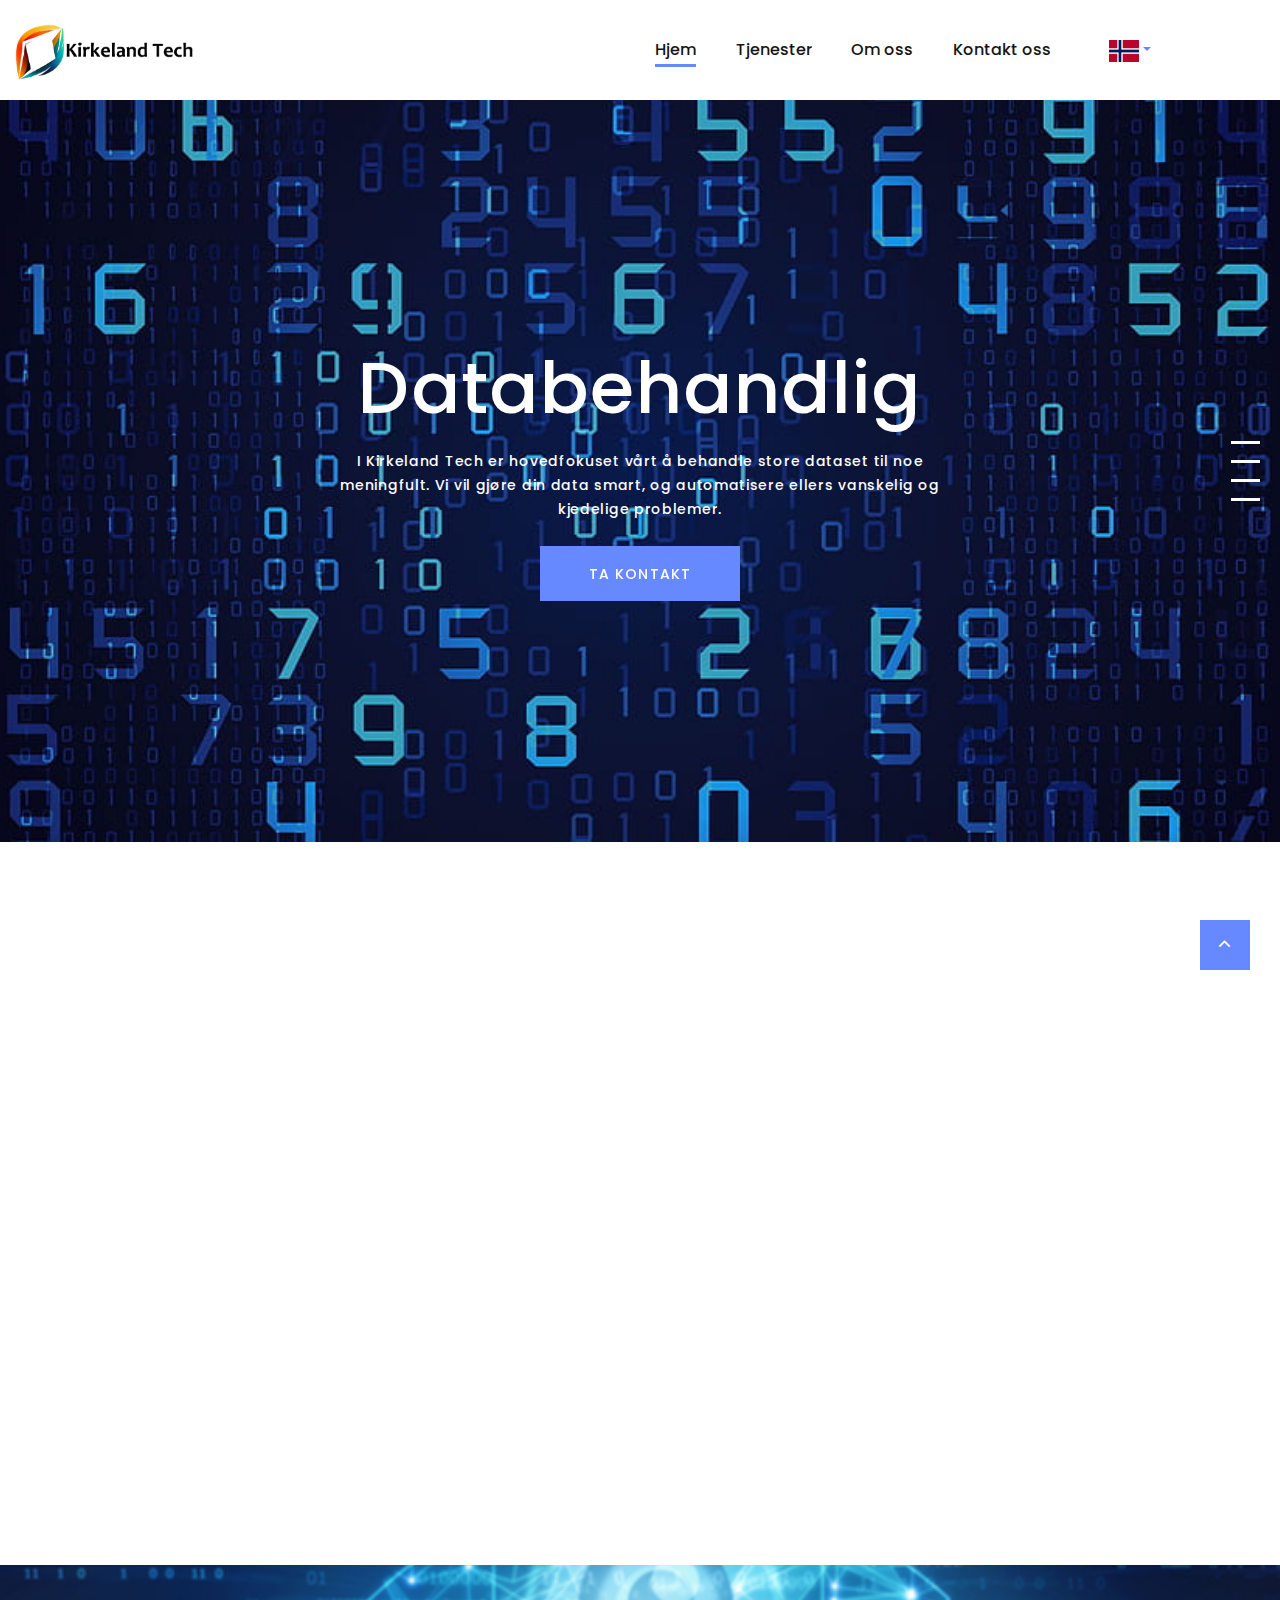
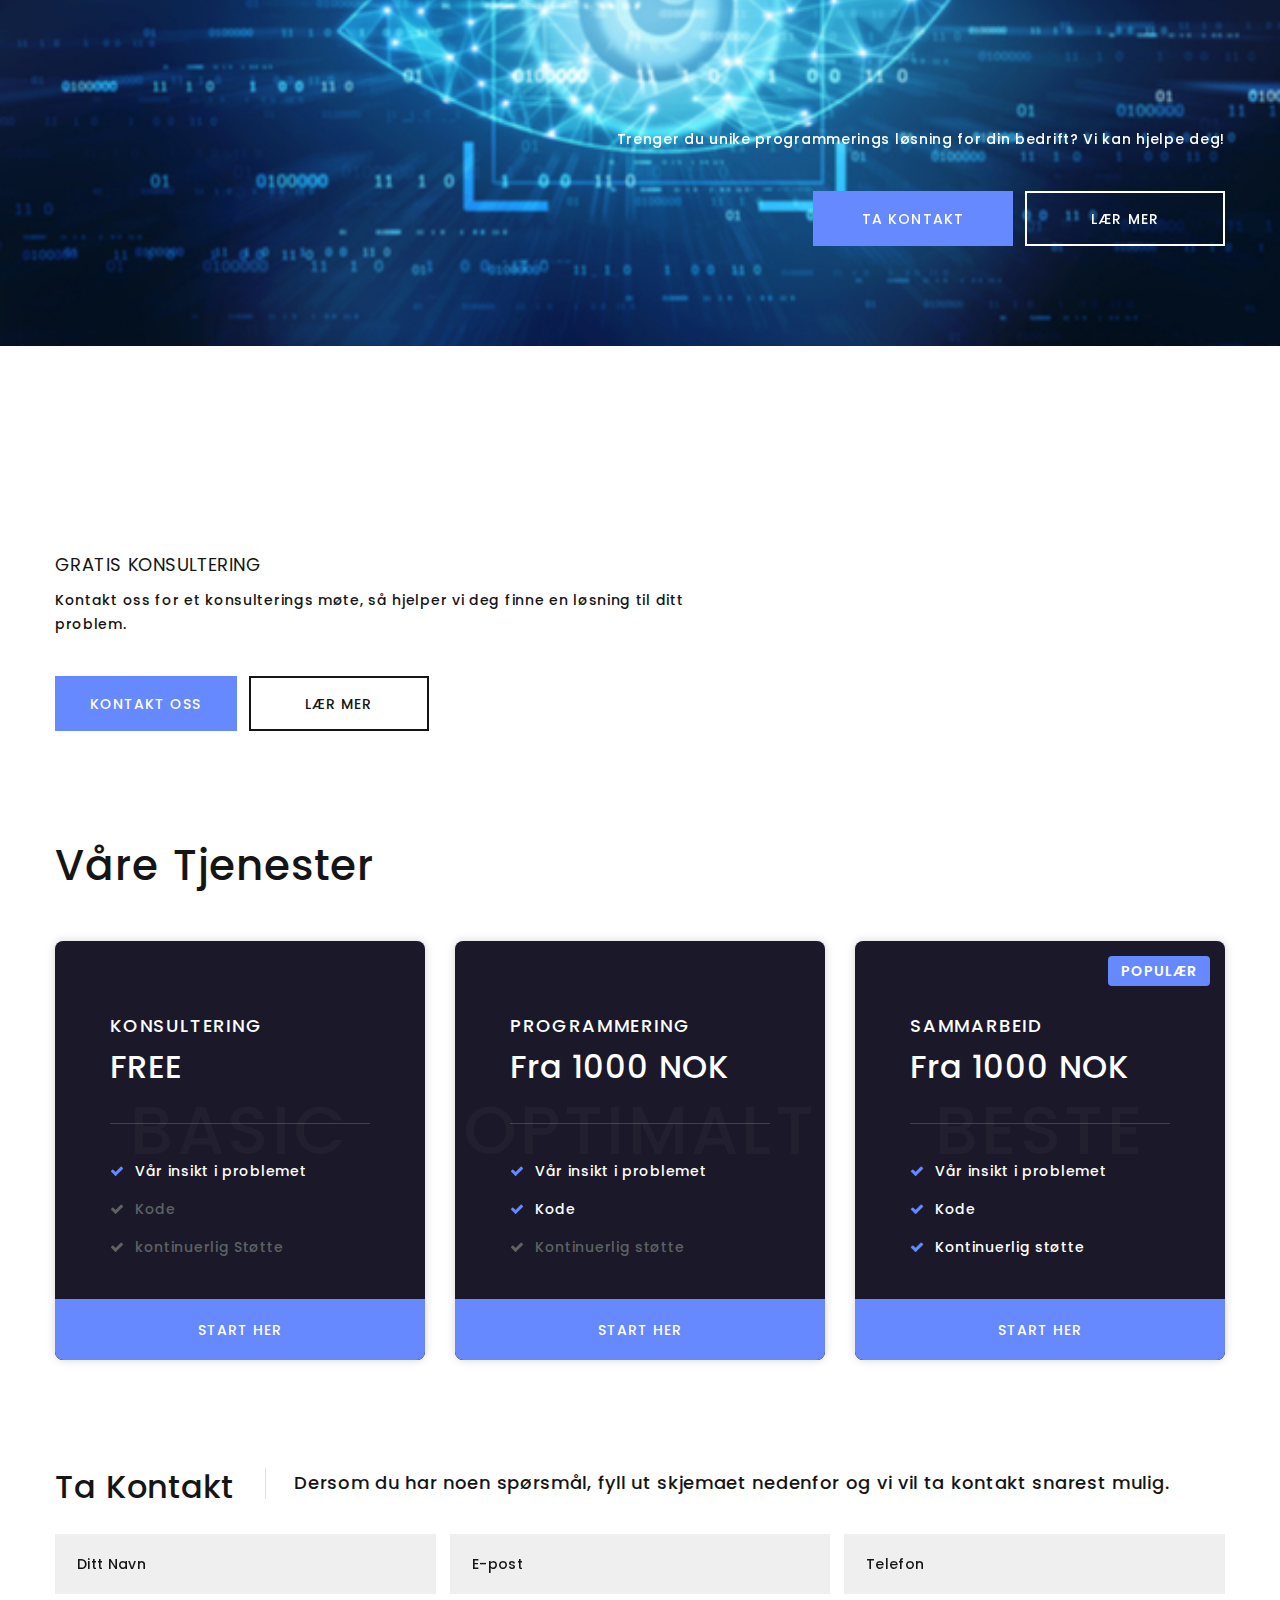
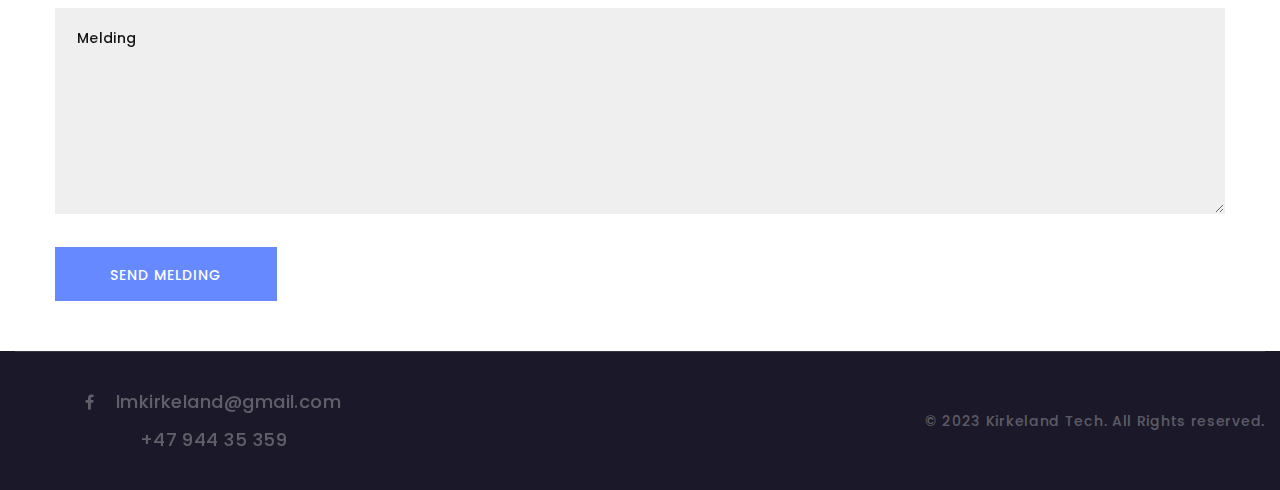
<file: no/index.html>
<!DOCTYPE html>
<html class="wide wow-animation" lang="en">
  <head>
    <!-- Google tag (gtag.js) -->
    <script async src="https://www.googletagmanager.com/gtag/js?id=G-JKWT43E1L9"></script>
    <script>
      window.dataLayer = window.dataLayer || [];
      function gtag(){dataLayer.push(arguments);}
      gtag('js', new Date());
      gtag('config', 'G-JKWT43E1L9');
    </script>
    <title>Kirkeland Tech</title>
    <meta name="format-detection" content="telephone=no">
    <meta name="viewport" content="width=device-width, height=device-height, initial-scale=1.0, maximum-scale=1.0, user-scalable=0">
    <meta http-equiv="X-UA-Compatible" content="IE=edge">
    <meta charset="utf-8">
    <link rel="icon" href="../images/Logo1.png" type="../image/x-icon">
    <!-- Stylesheets-->
    <link rel="stylesheet" type="text/css" href="//fonts.googleapis.com/css?family=Poppins:400,500,600%7CTeko:300,400,500%7CMaven+Pro:500">
    <link rel="stylesheet" href="../css/bootstrap.css">
    <link rel="stylesheet" href="../css/fonts.css">
    <link rel="stylesheet" href="../css/style.css">
    <style>.ie-panel{display: none;background: #212121;padding: 10px 0;box-shadow: 3px 3px 5px 0 rgba(0,0,0,.3);clear: both;text-align:center;position: relative;z-index: 1;} html.ie-10 .ie-panel, html.lt-ie-10 .ie-panel {display: block;}</style>
  </head>
  <body> 
    <div class="preloader">
      <div class="preloader-body">
        <div class="cssload-container"><span></span><span></span><span></span><span></span>
        </div>
      </div>
    </div>
    <div class="page">
      <div id="home">
        <!-- Page Header-->
        <header class="section page-header">
          <!-- RD Navbar-->
          <div class="rd-navbar-wrap">
            <nav class="rd-navbar rd-navbar-classic" data-layout="rd-navbar-fixed" data-sm-layout="rd-navbar-fixed" data-md-layout="rd-navbar-fixed" data-md-device-layout="rd-navbar-fixed" data-lg-layout="rd-navbar-static" data-lg-device-layout="rd-navbar-fixed" data-xl-layout="rd-navbar-static" data-xl-device-layout="rd-navbar-static" data-xxl-layout="rd-navbar-static" data-xxl-device-layout="rd-navbar-static" data-lg-stick-up-offset="46px" data-xl-stick-up-offset="46px" data-xxl-stick-up-offset="46px" data-lg-stick-up="true" data-xl-stick-up="true" data-xxl-stick-up="true">
              <div class="rd-navbar-main-outer">
                <div class="rd-navbar-main">
                  <!-- RD Navbar Panel-->
                  <div class="rd-navbar-panel">
                    <!-- RD Navbar Toggle-->
                    <button class="rd-navbar-toggle" data-rd-navbar-toggle=".rd-navbar-nav-wrap"><span></span></button>
                    <!-- RD Navbar Brand-->
                    <div class="rd-navbar-brand"><a class="brand" href="#" onclick="return false;"><img src="../images/Logo1_full (1).jpg" alt="" width="10" height="5"/></a></div>
                  </div>
                  <div class="rd-navbar-main-element">
                    <div class="rd-navbar-nav-wrap">
                      <!-- RD Navbar Share
                      <div class="rd-navbar-share fl-bigmug-line-share27" data-rd-navbar-toggle=".rd-navbar-share-list">
                        <ul class="list-inline rd-navbar-share-list">
                          <li class="rd-navbar-share-list-item"><a class="icon fa fa-facebook" href="https://www.facebook.com/profile.php?id=100090104111855"></a></li>
                          <li class="rd-navbar-share-list-item"><a class="icon fa fa-twitter" href="#"></a></li>
                          <li class="rd-navbar-share-list-item"><a class="icon fa fa-google-plus" href="#"></a></li>
                          <li class="rd-navbar-share-list-item"><a class="icon fa fa-instagram" href="https://www.instagram.com/leanderkirkeland/"></a></li>
                        </ul>
                      </div>
                      -->
                      <ul class="rd-navbar-nav">
                        <li class="rd-nav-item active"><a class="rd-nav-link" href="#" onclick="return false;">Hjem</a></li>
                        <li class="rd-nav-item"><a class="rd-nav-link" href="service">Tjenester</a></li>
                        <!--<li class="rd-nav-item"><a class="rd-nav-link" href="#projects">Projects</a></li>-->
                        <li class="rd-nav-item"><a class="rd-nav-link" href="team">Om oss</a></li>
                        <!--<li class="rd-nav-item"><a class="rd-nav-link" href="#news">News</a></li>-->
                        <li class="rd-nav-item"><a class="rd-nav-link" href="contact">Kontakt oss</a></li>
                        <li class="rd-nav-item">
                          <a href="#" class="dropdown-toggle" data-toggle="dropdown" role="button" aria-expanded="false">&nbsp;&nbsp;&nbsp;&nbsp;<img src="../images/Flag_of_Norway.png" width="30"></a><span class="caret"></span></a>
                          <ul class="dropdown-menu" role="menu">
                              <li>&nbsp;&nbsp;<a href="#" onclick="return false;"><img src="../images/Flag_of_Norway.png" width="30"></a>&nbsp;&nbsp;<a href="#" onclick="return false;">Norsk</a></li>
                              <li>&nbsp;&nbsp;<a href="../en"><img src="../images/uk.png" width="30"></a>&nbsp;&nbsp;<a href="../en">English</a></li>
                          </ul>
                        </li>
                      </ul>
                    </div>
                  </div>
                </div>
              </div>
            </nav>
          </div>
        </header>

        <!-- Swiper-->
        <section class="section swiper-container swiper-slider swiper-slider-classic" data-loop="true" data-autoplay="6000" data-simulate-touch="true" data-direction="vertical" data-nav="false">
          <div class="swiper-wrapper text-center">
            <div class="swiper-slide" data-slide-bg="../images/b1.jpg">
              <div class="swiper-slide-caption section-md">
                <div class="container">
                  <h1 data-caption-animate="fadeInLeft" data-caption-delay="0"><span style="color:#ffffff">Databehandlig</span></h1>
                  <p class="text-width-large" data-caption-animate="fadeInRight" data-caption-delay="100"><span style="color:#ffffff"> I Kirkeland Tech er hovedfokuset vårt å behandle store dataset til noe meningfult. Vi vil gjøre din data smart, og automatisere ellers vanskelig og kjedelige problemer.</span></p><a class="button button-primary button-ujarak" href="#modalCta" data-toggle="modal" data-caption-animate="fadeInUp" data-caption-delay="200">Ta Kontakt</a>
                </div>
              </div>
            </div>
            <div class="swiper-slide" data-slide-bg="../images/AI.png">
              <div class="swiper-slide-caption section-md">
                <div class="container">
                  <h1 data-caption-animate="fadeInLeft" data-caption-delay="0"><span style="color:#ffffff">Maskin Læring</span></h1>
                  <p class="text-width-large" data-caption-animate="fadeInRight" data-caption-delay="100"><span style="color:#ffffff">Siden vår oppstart, har vi levert smarte løsninger for ulike type data. Dette er noe vi ønsker å fortsette med.</span></p><a class="button button-primary button-ujarak" href="#modalCta" data-toggle="modal" data-caption-animate="fadeInUp" data-caption-delay="200">Ta Kontakt</a>
                </div>
              </div>
            </div>
            <div class="swiper-slide" data-slide-bg="../images/Code.png">
              <div class="swiper-slide-caption section-md">
                <div class="container">
                  <h1 data-caption-animate="fadeInLeft" data-caption-delay="0"><span style="color:#ffffff">Dyktig team</span></h1>
                  <p class="text-width-large" data-caption-animate="fadeInRight" data-caption-delay="100"><span style="color:#ffffff">Våre ansatte er kvalifiserte AI og machine learning ingeniører, som ønsker å lage unike og kraftige verktøy for din bedrift.</span></p><a class="button button-primary button-ujarak" href="#modalCta" data-toggle="modal" data-caption-animate="fadeInUp" data-caption-delay="200">Ta Kontakt</a>
                </div>
              </div>
            </div>
            <div class="swiper-slide" data-slide-bg="../images/Service.png">
              <div class="swiper-slide-caption section-md">
                <div class="container">
                  <h1 data-caption-animate="fadeInLeft" data-caption-delay="0"><span style="color:#ffffff">Kundeservice</span></h1>
                  <p class="text-width-large" data-caption-animate="fadeInRight" data-caption-delay="100"><span style="color:#ffffff">Vi ønsker at alle våre kunder er fornøyde, og derfor å oppfylle din visjon.</span></p><a class="button button-primary button-ujarak" href="#modalCta" data-toggle="modal" data-caption-animate="fadeInUp" data-caption-delay="200">Ta Kontakt</a>
                </div>
              </div>
            </div>
          </div>
          <!-- Swiper Pagination-->
          <div class="swiper-pagination__module">
            <div class="swiper-pagination__fraction"><span class="swiper-pagination__fraction-index">00</span><span class="swiper-pagination__fraction-divider">/</span><span class="swiper-pagination__fraction-count">00</span></div>
            <div class="swiper-pagination__divider"></div>
            <div class="swiper-pagination"></div>
          </div>
        </section>

      </div>
      <!-- See all services-->
      <section class="section section-sm section-first bg-default text-center" id="services">
        <div class="container">
          <div class="row row-30 justify-content-center">
            <div class="col-md-7 col-lg-5 col-xl-6 text-lg-left wow fadeInUp"><img src="../images/ai2.jpg" alt="" width="415" height="592"/>
            </div>
            <div class="col-lg-7 col-xl-6">
              <div class="row row-30">
                <div class="col-sm-6 wow fadeInRight">
                  <article class="box-icon-modern box-icon-modern-custom">
                    <div>
                      <h3 class="box-icon-modern-big-title">Hva vi tilbyr</h3>
                      <div class="box-icon-modern-decor"></div><a class="button button-primary button-ujarak" href="service">Se alle tjenester</a>
                    </div>
                  </article>
                </div>
                <div class="col-sm-6 wow fadeInRight" data-wow-delay=".2s">
                  <article class="box-icon-modern box-icon-modern-2">
                    <div class="box-icon-modern-icon linearicons-compare"></div>
                    <h5 class="box-icon-modern-title"><a href="service">DATA <br>PROSSESERING</a></h5>
                    <div class="box-icon-modern-decor"></div>
                    <p class="box-icon-modern-text">Våre eksperter tilbyr hjelp med store dataset.</p>
                  </article>
                </div>
                <div class="col-sm-6 wow fadeInRight" data-wow-delay=".1s">
                  <article class="box-icon-modern box-icon-modern-2">
                    <div class="box-icon-modern-icon linearicons-train"></div>
                    <h5 class="box-icon-modern-title"><a href="service">AI<br></a></h5>
                    <div class="box-icon-modern-decor"></div>
                    <p class="box-icon-modern-text">Vil du ha en AI til din bedrift? Vi hjelper deg</p>
                  </article>
                </div>
                <div class="col-sm-6 wow fadeInRight" data-wow-delay=".3s">
                  <article class="box-icon-modern box-icon-modern-2">
                    <div class="box-icon-modern-icon linearicons-hammer-wrench"></div>
                    <h5 class="box-icon-modern-title"><a href="service">TILPASNING</a></h5>
                    <div class="box-icon-modern-decor"></div>
                    <p class="box-icon-modern-text">Våre ansatte er fleksible. Vi tilbyr gratis konsultering.</p>
                  </article>
                </div>
              </div>
            </div>
          </div>
        </div>
      </section>

      <!-- Cta-->
      <section class="section section-fluid bg-default">
        <div class="parallax-container" data-parallax-img="../images/Comp.jpg">
          <div class="parallax-content section-xl context-dark bg-overlay-68 bg-mobile-overlay">
            <div class="container">
              <div class="row row-30 justify-content-end text-right">
                <div class="col-sm-7">
                  <h3 class="wow fadeInLeft">La oss hjelpe deg med gode løsninger!</h3>
                  <p>Trenger du unike programmerings løsning for din bedrift? Vi kan hjelpe deg!</p>
                  <div class="group-sm group-middle group justify-content-end"><a class="button button-primary button-ujarak" href="#modalCta" data-toggle="modal">Ta Kontakt</a><a class="button button-white-outline button-ujarak" href="team">Lær Mer</a></div>
                </div>
              </div>
            </div>
          </div>
        </div>
      </section>

      <!-- Latest Projects-- >
      <section class="section section-sm section-fluid bg-default text-center" id="projects">
        <div class="container-fluid">
          <h2 class="wow fadeInLeft">Latest Projects</h2>
          <p class="quote-jean wow fadeInRight" data-wow-delay=".1s">In our portfolio, you can browse the latest products developed for our clients for different corporate purposes. Our qualified team of interface designers and software developers is always ready to create something unique for you.</p>
          <div class="isotope-filters isotope-filters-horizontal">
            <button class="isotope-filters-toggle button button-md button-icon button-icon-right button-default-outline button-wapasha" data-custom-toggle="#isotope-3" data-custom-toggle-hide-on-blur="true" data-custom-toggle-disable-on-blur="true"><span class="icon fa fa-caret-down"></span>Filter</button>
            <ul class="isotope-filters-list" id="isotope-3">
              <li><a class="active" href="#" data-isotope-filter="*" data-isotope-group="gallery">All</a></li>
              <li><a href="#" data-isotope-filter="Type 1" data-isotope-group="gallery">mobile Apps</a></li>
              <li><a href="#" data-isotope-filter="Type 2" data-isotope-group="gallery">Custom Software</a></li>
              <li><a href="#" data-isotope-filter="Type 3" data-isotope-group="gallery">QA & Testing</a></li>
              <li><a href="#" data-isotope-filter="Type 4" data-isotope-group="gallery">UX and Design</a></li>
            </ul>
          </div>
          <div class="row row-30 isotope" data-isotope-layout="fitRows" data-isotope-group="gallery" data-lightgallery="group">
            <div class="col-sm-6 col-lg-4 col-xxl-3 isotope-item wow fadeInRight" data-filter="Type 4">
              <! -- Thumbnail Classic- ->
              <article class="thumbnail thumbnail-classic thumbnail-md">
                <div class="thumbnail-classic-figure"><img src="images/fullwidth-gallery-1-420x350.jpg" alt="" width="420" height="350"/>
                </div>
                <div class="thumbnail-classic-caption">
                  <div class="thumbnail-classic-title-wrap"><a class="icon fl-bigmug-line-zoom60" href="images/grid-gallery-1-1200x800-original.jpg" data-lightgallery="item"><img src="images/fullwidth-gallery-1-420x350.jpg" alt="" width="420" height="350"/></a>
                    <h5 class="thumbnail-classic-title"><a href="#">FinStep</a></h5>
                  </div>
                  <p class="thumbnail-classic-text">We work hard on every app to deliver top-notch features with great UI that you won’t find anywhere else.</p>
                </div>
              </article>
            </div>
            <div class="col-sm-6 col-lg-4 col-xxl-3 isotope-item wow fadeInRight" data-filter="Type 1" data-wow-delay=".1s">
              <!- - Thumbnail Classic- ->
              <article class="thumbnail thumbnail-classic thumbnail-md">
                <div class="thumbnail-classic-figure"><img src="images/fullwidth-gallery-2-420x350.jpg" alt="" width="420" height="350"/>
                </div>
                <div class="thumbnail-classic-caption">
                  <div class="thumbnail-classic-title-wrap"><a class="icon fl-bigmug-line-zoom60" href="images/grid-gallery-2-1200x800-original.jpg" data-lightgallery="item"><img src="images/fullwidth-gallery-2-420x350.jpg" alt="" width="420" height="350"/></a>
                    <h5 class="thumbnail-classic-title"><a href="#">Mobile Finance</a></h5>
                  </div>
                  <p class="thumbnail-classic-text">We work hard on every app to deliver top-notch features with great UI that you won’t find anywhere else.</p>
                </div>
              </article>
            </div>
            <div class="col-sm-6 col-lg-4 col-xxl-3 isotope-item wow fadeInRight" data-filter="Type 2" data-wow-delay=".2s">
              <!- - Thumbnail Classic- ->
              <article class="thumbnail thumbnail-classic thumbnail-md">
                <div class="thumbnail-classic-figure"><img src="images/fullwidth-gallery-3-420x350.jpg" alt="" width="420" height="350"/>
                </div>
                <div class="thumbnail-classic-caption">
                  <div class="thumbnail-classic-title-wrap"><a class="icon fl-bigmug-line-zoom60" href="images/grid-gallery-3-1200x800-original.jpg" data-lightgallery="item"><img src="images/fullwidth-gallery-3-420x350.jpg" alt="" width="420" height="350"/></a>
                    <h5 class="thumbnail-classic-title"><a href="#">Q-Manage</a></h5>
                  </div>
                  <p class="thumbnail-classic-text">We work hard on every app to deliver top-notch features with great UI that you won’t find anywhere else.</p>
                </div>
              </article>
            </div>
            <div class="col-sm-6 col-lg-4 col-xxl-3 isotope-item wow fadeInRight" data-filter="Type 3" data-wow-delay=".3s">
              <!- - Thumbnail Classic- ->
              <article class="thumbnail thumbnail-classic thumbnail-md">
                <div class="thumbnail-classic-figure"><img src="images/fullwidth-gallery-4-420x350.jpg" alt="" width="420" height="350"/>
                </div>
                <div class="thumbnail-classic-caption">
                  <div class="thumbnail-classic-title-wrap"><a class="icon fl-bigmug-line-zoom60" href="images/grid-gallery-4-1200x800-original.jpg" data-lightgallery="item"><img src="images/fullwidth-gallery-4-420x350.jpg" alt="" width="420" height="350"/></a>
                    <h5 class="thumbnail-classic-title"><a href="#">WeatherCast</a></h5>
                  </div>
                  <p class="thumbnail-classic-text">We work hard on every app to deliver top-notch features with great UI that you won’t find anywhere else.</p>
                </div>
              </article>
            </div>
            <div class="col-sm-6 col-lg-4 col-xxl-3 isotope-item wow fadeInLeft" data-filter="Type 3">
              <!- - Thumbnail Classic- ->
              <article class="thumbnail thumbnail-classic thumbnail-md">
                <div class="thumbnail-classic-figure"><img src="images/fullwidth-gallery-5-420x350.jpg" alt="" width="420" height="350"/>
                </div>
                <div class="thumbnail-classic-caption">
                  <div class="thumbnail-classic-title-wrap"><a class="icon fl-bigmug-line-zoom60" href="images/grid-gallery-5-1200x800-original.jpg" data-lightgallery="item"><img src="images/fullwidth-gallery-5-420x350.jpg" alt="" width="420" height="350"/></a>
                    <h5 class="thumbnail-classic-title"><a href="#">Home Calendar</a></h5>
                  </div>
                  <p class="thumbnail-classic-text">We work hard on every app to deliver top-notch features with great UI that you won’t find anywhere else.</p>
                </div>
              </article>
            </div>
            <div class="col-sm-6 col-lg-4 col-xxl-3 isotope-item wow fadeInLeft" data-filter="Type 1" data-wow-delay=".1s">
              <! -- Thumbnail Classic- ->
              <article class="thumbnail thumbnail-classic thumbnail-md">
                <div class="thumbnail-classic-figure"><img src="images/fullwidth-gallery-6-420x350.jpg" alt="" width="420" height="350"/>
                </div>
                <div class="thumbnail-classic-caption">
                  <div class="thumbnail-classic-title-wrap"><a class="icon fl-bigmug-line-zoom60" href="images/grid-gallery-6-1200x800-original.jpg" data-lightgallery="item"><img src="images/fullwidth-gallery-6-420x350.jpg" alt="" width="420" height="350"/></a>
                    <h5 class="thumbnail-classic-title"><a href="#">MPlanner</a></h5>
                  </div>
                  <p class="thumbnail-classic-text">We work hard on every app to deliver top-notch features with great UI that you won’t find anywhere else.</p>
                </div>
              </article>
            </div>
            <div class="col-sm-6 col-lg-4 col-xxl-3 isotope-item wow fadeInLeft" data-filter="Type 2" data-wow-delay=".2s">
              <! -- Thumbnail Classic- ->
              <article class="thumbnail thumbnail-classic thumbnail-md">
                <div class="thumbnail-classic-figure"><img src="images/fullwidth-gallery-7-420x350.jpg" alt="" width="420" height="350"/>
                </div>
                <div class="thumbnail-classic-caption">
                  <div class="thumbnail-classic-title-wrap"><a class="icon fl-bigmug-line-zoom60" href="images/grid-gallery-7-1200x800-original.jpg" data-lightgallery="item"><img src="images/fullwidth-gallery-7-420x350.jpg" alt="" width="420" height="350"/></a>
                    <h5 class="thumbnail-classic-title"><a href="#">Alice Messenger</a></h5>
                  </div>
                  <p class="thumbnail-classic-text">We work hard on every app to deliver top-notch features with great UI that you won’t find anywhere else.</p>
                </div>
              </article>
            </div>
            <div class="col-sm-6 col-lg-4 col-xxl-3 isotope-item wow fadeInLeft" data-filter="Type 3" data-wow-delay=".3s">
              <!- - Thumbnail Classic- ->
              <article class="thumbnail thumbnail-classic thumbnail-md">
                <div class="thumbnail-classic-figure"><img src="images/fullwidth-gallery-8-420x350.jpg" alt="" width="420" height="350"/>
                </div>
                <div class="thumbnail-classic-caption">
                  <div class="thumbnail-classic-title-wrap"><a class="icon fl-bigmug-line-zoom60" href="images/grid-gallery-8-1200x800-original.jpg" data-lightgallery="item"><img src="images/fullwidth-gallery-8-420x350.jpg" alt="" width="420" height="350"/></a>
                    <h5 class="thumbnail-classic-title"><a href="#">WiseMoney</a></h5>
                  </div>
                  <p class="thumbnail-classic-text">We work hard on every app to deliver top-notch features with great UI that you won’t find anywhere else.</p>
                </div>
              </article>
            </div>
          </div>
        </div>
      </section>
    -->
      <!-- Years of experience- ->
      <section class="section section-sm bg-default">
        <div class="container">
          <div class="row row-30 row-xl-24 justify-content-center align-items-center align-items-lg-start text-left">
            <div class="col-md-6 col-lg-5 col-xl-4 text-center"><a class="text-img" href="#">
                <div id="particles-js"></div><span class="counter">0</span></a></div>
            <div class="col-sm-8 col-md-6 col-lg-5 col-xl-4">
              <div class="text-width-extra-small offset-top-lg-24 wow fadeInUp">
                <h3 class="title-decoration-lines-left">Years of Experience</h3>
                <p class="text-gray-500">Kirkeland Tech is a team of highly experienced engineers working to create the best solutions to your problems.</p><a class="button button-secondary button-pipaluk" href="#">Get in touch</a>
              </div>
            </div>
            <div class="col-sm-10 col-md-8 col-lg-6 col-xl-4 wow fadeInRight" data-wow-delay=".1s">
              <div class="row justify-content-center border-2-column offset-top-xl-26">
                <div class="col-9 col-sm-6">
                  <div class="counter-amy">
                    <div class="counter-amy-number"><span class="counter">0</span><span class="symbol">k</span>
                    </div>
                    <h6 class="counter-amy-title">jobs done</h6>
                  </div>
                </div>
                <div class="col-9 col-sm-6">
                  <div class="counter-amy">
                    <div class="counter-amy-number"><span class="counter">1</span>
                    </div>
                    <h6 class="counter-amy-title">Consultants</h6>
                  </div>
                </div>
                <div class="col-9 col-sm-6">
                  <div class="counter-amy">
                    <div class="counter-amy-number"><span class="counter">0</span>
                    </div>
                    <h6 class="counter-amy-title">Awards won</h6>
                  </div>
                </div>
                <div class="col-9 col-sm-6">
                  <div class="counter-amy">
                    <div class="counter-amy-number"><span class="counter">2</span>
                    </div>
                    <h6 class="counter-amy-title">Employees</h6>
                  </div>
                </div>
              </div>
            </div> -->
<!--
            <div class="col-lg-6 col-xl-12 align-self-center">
              <div class="row row-30 justify-content-center">
                <div class="col-sm-6 col-md-5 col-lg-6 col-xl-3 wow fadeInLeft"><a class="clients-classic" href="#"><img src="images/clients-9-270x117.png" alt="" width="270" height="117"/></a></div>
                <div class="col-sm-6 col-md-5 col-lg-6 col-xl-3 wow fadeInLeft" data-wow-delay=".1s"><a class="clients-classic" href="#"><img src="images/clients-10-270x117.png" alt="" width="270" height="117"/></a></div>
                <div class="col-sm-6 col-md-5 col-lg-6 col-xl-3 wow fadeInLeft" data-wow-delay=".2s"><a class="clients-classic" href="#"><img src="images/clients-3-270x117.png" alt="" width="270" height="117"/></a></div>
                <div class="col-sm-6 col-md-5 col-lg-6 col-xl-3 wow fadeInLeft" data-wow-delay=".3s"><a class="clients-classic" href="#"><img src="images/clients-11-270x117.png" alt="" width="270" height="117"/></a></div>
              </div>
            </div>
            -->
          </div>
        </div>
      </section>


      <!-- You dream — we embody-->
      <section class="section section-sm bg-default text-md-left">
        <div class="container">
          <div class="row row-50 align-items-center justify-content-center justify-content-xl-between">
            <div class="col-lg-7 wow fadeInLeft">
              <h2>Få mer med oss!</h2>
              <!-- Bootstrap tabs-->
              <div class="tabs-custom tabs-horizontal tabs-line tabs-line-big text-center text-md-left" id="tabs-6">
                <!-- Nav tabs-->
                <ul class="nav nav-tabs">
                  <li class="nav-item" role="presentation"><a class="nav-link nav-link-big active" href="#tabs-6-1" data-toggle="tab">01</a></li>
                  <li class="nav-item" role="presentation"><a class="nav-link nav-link-big" href="#tabs-6-2" data-toggle="tab">02</a></li>
                  <li class="nav-item" role="presentation"><a class="nav-link nav-link-big" href="#tabs-6-3" data-toggle="tab">03</a></li>
                  <li class="nav-item" role="presentation"><a class="nav-link nav-link-big" href="#tabs-6-4" data-toggle="tab">04</a></li>
                </ul>
                <!-- Tab panes-->
                <div class="tab-content">
                  <div class="tab-pane fade show active" id="tabs-6-1">
                    <h5 class="font-weight-normal">GRATIS KONSULTERING</h5>
                    <p>Kontakt oss for et konsulterings møte, så hjelper vi deg finne en løsning til ditt problem.</p>
                    <div class="group-sm group-middle"><a class="button button-secondary button-pipaluk" href="#modalCta" data-toggle="modal">Kontakt oss</a><a class="button button-default-outline button-wapasha" href="contact">Lær Mer</a></div>
                  </div>
                  <div class="tab-pane fade" id="tabs-6-2">
                    <h5 class="font-weight-normal">SAMMARBEID</h5>
                    <p>Vi er en ny bedrift, og søker derfor etter firma å sammerbeide med. Vårt mål er å finne bedrifter vi kan vokse sammen med.</p>
                    <div class="group-sm group-middle"><a class="button button-secondary button-pipaluk" href="#modalCta" data-toggle="modal">Kontakt oss</a><a class="button button-default-outline button-wapasha" href="team">Lær Mer</a></div>
                  </div>
                  <div class="tab-pane fade" id="tabs-6-3">
                    <h5 class="font-weight-normal">KUNDESERVICE</h5>
                    <p>Vi er her for deg! Vi ønsker å gjøre vårt ytterste for å løse dine problemer.</p>
                    <div class="group-sm group-middle"><a class="button button-secondary button-pipaluk" href="#modalCta" data-toggle="modal">Kontakt oss</a><a class="button button-default-outline button-wapasha" href="service">Lær Mer</a></div>
                  </div>
                  <div class="tab-pane fade" id="tabs-6-4">
                    <h5 class="font-weight-normal">GARANTI</h5>
                    <p>Dersom vi ikke skulle leve opp til dine forventninger, returnerer vi 100% av dine utgifter. Det er ingen risiko å prøve oss!</p>
                    <div class="group-sm group-middle"><a class="button button-secondary button-pipaluk" href="#modalCta" data-toggle="modal">Kontakt oss</a><a class="button button-default-outline button-wapasha" href="service">Lær Mer</a></div>
                  </div>
                </div>
              </div>
            </div>
            <!--<div class="col-lg-6 text-center wow fadeInUp" data-wow-delay=".1s">
              <div class="owl-carousel owl-style-1" data-items="2" data-stage-padding="0" data-loop="true" data-margin="0" data-mouse-drag="true" data-autoplay="true"><a class="box-device" href="#"><img src="images/person.jpg" alt="" width="313" height="580"/></a><a class="box-device" href="#"><img src="images/robot.jpg" alt="" width="313" height="580"/></a></div>
            </div>-->
          </div>
        </div>
      </section>
<!--
      <! -- What people Say -- >
      <section class="section section-sm section-bottom-70 section-fluid bg-default">
        <div class="container-fluid">
          <h2>What people Say</h2>
          <div class="row row-50 row-sm">
            <div class="col-md-6 col-xl-4 wow fadeInRight">
              <! -- Quote Modern-- >
              <article class="quote-modern quote-modern-custom">
                <div class="unit unit-spacing-md align-items-center">
                  <div class="unit-left"><a class="quote-modern-figure" href="#"><img class="img-circles" src="images/user-11-75x75.jpg" alt="" width="75" height="75"/></a></div>
                  <div class="unit-body">
                    <h4 class="quote-modern-cite"><a href="#">Catherine Williams</a></h4>
                    <p class="quote-modern-status">Regular client</p>
                  </div>
                </div>
                <div class="quote-modern-text">
                  <p class="q">RatherApp offers a high caliber of resources skilled in Microsoft Azure .NET, mobile and Quality Assurance. They became our true business partners over the past three years.</p>
                </div>
              </article>
            </div>
            <div class="col-md-6 col-xl-4 wow fadeInRight" data-wow-delay=".1s">
              <! -- Quote Modern-- >
              <article class="quote-modern quote-modern-custom">
                <div class="unit unit-spacing-md align-items-center">
                  <div class="unit-left"><a class="quote-modern-figure" href="#"><img class="img-circles" src="images/user-12-75x75.jpg" alt="" width="75" height="75"/></a></div>
                  <div class="unit-body">
                    <h4 class="quote-modern-cite"><a href="#">Rupert Wood</a></h4>
                    <p class="quote-modern-status">Regular client</p>
                  </div>
                </div>
                <div class="quote-modern-text">
                  <p class="q">RatherApp powered us with a competent team to develop products for banking services. The team has been delivering results within budget and time, which is amazing.</p>
                </div>
              </article>
            </div>
            <div class="col-md-6 col-xl-4 wow fadeInRight" data-wow-delay=".2s">
              <! -- Quote Modern-- >
              <article class="quote-modern quote-modern-custom">
                <div class="unit unit-spacing-md align-items-center">
                  <div class="unit-left"><a class="quote-modern-figure" href="#"><img class="img-circles" src="images/user-20-75x75.jpg" alt="" width="75" height="75"/></a></div>
                  <div class="unit-body">
                    <h4 class="quote-modern-cite"><a href="#">Samantha Brown</a></h4>
                    <p class="quote-modern-status">Regular client</p>
                  </div>
                </div>
                <div class="quote-modern-text">
                  <p class="q">RatherApp is a highly skilled and uniquely capable firm with multitudes of talent on-board. We have collaborated on a number of diverse projects that have been a great success.</p>
                </div>
              </article>
            </div>
          </div>
        </div>
      </section>
-->
      <!-- Pricing-->
      <section class="section section-sm section-bottom-70 section-fluid bg-default">
        <div class="container">
          <h2>Våre tjenester</h2>
          <div class="row row-30 justify-content-center">
            <div class="col-md-6 col-lg-5 col-xl-4">
              <div class="box-pricing box-pricing-black">
                <div class="box-pricing-body">
                  <h5 class="box-pricing-title">Konsultering</h5>
                  <h3 class="box-pricing-price">FREE</h3>
                  <div class="box-pricing-divider">
                    <div class="divider"></div><span>Basic</span>
                  </div>
                  <ul class="box-pricing-list">
                    <li class="active">Vår insikt i problemet</li>
                    <li>Kode</li>
                    <li>kontinuerlig Støtte</li>
                  </ul>
                </div>
                <div class="box-pricing-button"><a class="button button-lg button-block button-primary" href="contact">Start her</a></div>
              </div>
            </div>
            <div class="col-md-6 col-lg-5 col-xl-4">
              <div class="box-pricing box-pricing-black box-pricing-popular">
                <div class="box-pricing-body">
                  <h5 class="box-pricing-title">Programmering</h5>
                  <h3 class="box-pricing-price">fra 1000 NOK</h3>
                  <div class="box-pricing-divider">
                    <div class="divider"></div><span>Optimalt</span>
                  </div>
                  <ul class="box-pricing-list">
                    <li class="active">Vår insikt i problemet</li>
                    <li class="active">Kode</li>
                    <li>Kontinuerlig støtte</li>
                  </ul>
                </div>
                <div class="box-pricing-button"><a class="button button-lg button-block button-primary" href="contact">Start her</a></div>
              </div>
            </div>
            <div class="col-md-6 col-lg-5 col-xl-4">
              <div class="box-pricing box-pricing-black box-pricing-popular">
                <div class="box-pricing-body">
                  <h5 class="box-pricing-title">Sammarbeid</h5>
                  <h3 class="box-pricing-price">fra 1000 NOK</h3>
                  <div class="box-pricing-divider">
                    <div class="divider"></div><span>Beste</span>
                  </div>
                  <ul class="box-pricing-list">
                    <li class="active">Vår insikt i problemet</li>
                    <li class="active">Kode</li>
                    <li class="active">Kontinuerlig støtte</li>
                  </ul>
                </div>
                <div class="box-pricing-button"><a class="button button-lg button-block button-primary" href="contact">Start her</a></div>
                <div class="box-pricing-badge">populær</div>
              </div>
            </div>
          </div>
        </div>
      </section>

      <!-- Latest blog posts-- >
      <section class="section section-sm bg-default" id="news">
        <div class="container">
          <h2>Latest blog posts</h2>
          <div class="row row-45">
            <div class="col-sm-6 col-lg-4 wow fadeInLeft">
              <! -- Post Modern-- >
              <article class="post post-modern"><a class="post-modern-figure" href="#"><img src="images/post-10-370x307.jpg" alt="" width="370" height="307"/>
                  <div class="post-modern-time">
                    <time datetime="2019-07-04"><span class="post-modern-time-month">07</span><span class="post-modern-time-number">04</span></time>
                  </div></a>
                <h4 class="post-modern-title"><a href="#">Benefits of Async/Await</a></h4>
                <p class="post-modern-text">Asynchronous functions are a good and bad thing in JavaScript. The good side is that asynchronous functions are non-blocking and...</p>
              </article>
            </div>
            <div class="col-sm-6 col-lg-4 wow fadeInLeft" data-wow-delay=".1s">
              <!- - Post Modern- ->
              <article class="post post-modern"><a class="post-modern-figure" href="#"><img src="images/post-11-370x307.jpg" alt="" width="370" height="307"/>
                  <div class="post-modern-time">
                    <time datetime="2019-07-17"><span class="post-modern-time-month">07</span><span class="post-modern-time-number">17</span></time>
                  </div></a>
                <h4 class="post-modern-title"><a href="#">Key Considerations of iPaaS</a></h4>
                <p class="post-modern-text">Digital transformation requires cloud appropriate adoption, legacy IT systems modernization, and Agile-based methodologies for faster...</p>
              </article>
            </div>
            <div class="col-sm-6 col-lg-4 wow fadeInLeft" data-wow-delay=".2s">
              <! -- Post Modern- ->
              <article class="post post-modern"><a class="post-modern-figure" href="#"><img src="images/post-12-370x307.jpg" alt="" width="370" height="307"/>
                  <div class="post-modern-time">
                    <time datetime="2019-07-22"><span class="post-modern-time-month">07</span><span class="post-modern-time-number">22</span></time>
                  </div></a>
                <h4 class="post-modern-title"><a href="#">Never Stop Optimizing Your Code</a></h4>
                <p class="post-modern-text">In this tutorial, we will discuss the Hibernate Query Language. HQL is an object-oriented query language. Hibernate Query...</p>
              </article>
            </div>
          </div>
        </div>
      </section>
    -->
      <!-- Contact information
      <section class="section section-sm bg-default">
        <div class="container">
          <div class="row row-30 justify-content-center">
            <div class="col-sm-8 col-md-6 col-lg-4">
              <article class="box-contacts">
                <div class="box-contacts-body">
                  <div class="box-contacts-icon fl-bigmug-line-cellphone55"></div>
                  <div class="box-contacts-decor"></div>
                  <p class="box-contacts-link"><a href="tel:+47 944 35 359">+47 944 35 359</a></p>
                </div>
              </article>
            </div>
            <div class="col-sm-8 col-md-6 col-lg-4">
              <article class="box-contacts">
                <div class="box-contacts-body">
                  <div class="box-contacts-icon fl-bigmug-line-up104"></div>
                  <div class="box-contacts-decor"></div>
                  <p class="box-contacts-link"><a href="#">6416, Molde</a></p>
                </div>
              </article>
            </div>
            <div class="col-sm-8 col-md-6 col-lg-4">
              <article class="box-contacts">
                <div class="box-contacts-body">
                  <div class="box-contacts-icon fl-bigmug-line-chat55"></div>
                  <div class="box-contacts-decor"></div>
                  <p class="box-contacts-link"><a href="mailto:lmkirkeland@gmail.com">lmkirkeland@gmail.com</a></p>
                </div>
              </article>
            </div>
          </div>
        </div>
      </section>-->

      <!-- Contact Form-->
      <section class="section section-sm text-left">
        <div class="container">
          <article class="title-classic">
            <div class="title-classic-title">
              <h3>Ta kontakt</h3>
            </div>
            <div class="title-classic-text">
              <p>Dersom du har noen spørsmål, fyll ut skjemaet nedenfor og vi vil ta kontakt snarest mulig.</p>
            </div>
          </article>
          <form class="rd-form" method="post" action="https://formspree.io/f/xeqwavdr">
            <div class="row row-14 gutters-14">
              <div class="col-md-4">
                <div class="form-wrap">
                  <input class="form-input" id="contact-your-name-2" type="text" name="name" data-constraints="@Required">
                  <label class="form-label" for="contact-your-name-2">Ditt Navn</label>
                </div>
              </div>
              <div class="col-md-4">
                <div class="form-wrap">
                  <input class="form-input" id="contact-email-2" type="email" name="email" data-constraints="@Email @Required">
                  <label class="form-label" for="contact-email-2">E-post</label>
                </div>
              </div>
              <div class="col-md-4">
                <div class="form-wrap">
                  <input class="form-input" id="contact-phone-2" type="text" name="phone" data-constraints="@Numeric">
                  <label class="form-label" for="contact-phone-2">Telefon</label>
                </div>
              </div>
              <div class="col-12">
                <div class="form-wrap">
                  <label class="form-label" for="contact-message-2">Melding</label>
                  <textarea class="form-input textarea-lg" id="contact-message-2" name="message" data-constraints="@Required"></textarea>
                </div>
              </div>
            </div>
            <button class="button button-primary button-pipaluk" type="submit">Send Melding</button>
          </form>
        </div>
      </section>

      <!-- Bottom Banner-- >
      <section class="section section-fluid"><a class="section-banner" href="https://www.templatemonster.com/intense-multipurpose-html-template.html" style="background-image: url(images/banner/banner-bg-01-1920x310.jpg); background-image: -webkit-image-set( url(images/banner/banner-bg-01-1920x310.jpg) 1x, url(images/banner/banner-bg-01-3840x620.jpg) 2x )" target="_blank"><img src="images/banner/banner-fg-01-1600x310.png" srcset="images/banner/banner-fg-01-1600x310.png 1x, images/banner/banner-fg-01-3200x620.png 2x" alt="" width="1600" height="310"></a></section>
      -->
      <!-- RD Google Map-- >
      <section class="section section-fluid">
        <! -- Google Map-- >
        <section class="section">
          <div class="google-map-container" data-center="6036 Richmond hwy., Alexandria, VA, 2230" data-zoom="5" data-styles="[{&quot;featureType&quot;:&quot;administrative&quot;,&quot;elementType&quot;:&quot;labels.text.fill&quot;,&quot;stylers&quot;:[{&quot;color&quot;:&quot;#444444&quot;}]},{&quot;featureType&quot;:&quot;landscape&quot;,&quot;elementType&quot;:&quot;all&quot;,&quot;stylers&quot;:[{&quot;color&quot;:&quot;#f2f2f2&quot;}]},{&quot;featureType&quot;:&quot;poi&quot;,&quot;elementType&quot;:&quot;all&quot;,&quot;stylers&quot;:[{&quot;visibility&quot;:&quot;off&quot;}]},{&quot;featureType&quot;:&quot;poi.business&quot;,&quot;elementType&quot;:&quot;geometry.fill&quot;,&quot;stylers&quot;:[{&quot;visibility&quot;:&quot;on&quot;}]},{&quot;featureType&quot;:&quot;road&quot;,&quot;elementType&quot;:&quot;all&quot;,&quot;stylers&quot;:[{&quot;saturation&quot;:-100},{&quot;lightness&quot;:45}]},{&quot;featureType&quot;:&quot;road.highway&quot;,&quot;elementType&quot;:&quot;all&quot;,&quot;stylers&quot;:[{&quot;visibility&quot;:&quot;simplified&quot;}]},{&quot;featureType&quot;:&quot;road.arterial&quot;,&quot;elementType&quot;:&quot;labels.icon&quot;,&quot;stylers&quot;:[{&quot;visibility&quot;:&quot;off&quot;}]},{&quot;featureType&quot;:&quot;transit&quot;,&quot;elementType&quot;:&quot;all&quot;,&quot;stylers&quot;:[{&quot;visibility&quot;:&quot;off&quot;}]},{&quot;featureType&quot;:&quot;water&quot;,&quot;elementType&quot;:&quot;all&quot;,&quot;stylers&quot;:[{&quot;color&quot;:&quot;#b4d4e1&quot;},{&quot;visibility&quot;:&quot;on&quot;}]}]">
            <div class="google-map"></div>
            <ul class="google-map-markers">
              <li data-location="6036 Richmond hwy., Alexandria, VA, 2230" data-description="6036 Richmond hwy., Alexandria, VA, 2230" data-icon="images/gmap_marker.png" data-icon-active="images/gmap_marker_active.png"></li>
            </ul>
          </div>
        </section>
      </section>
    -->
      <!-- Page Footer-->
      <footer class="section section-fluid footer-minimal context-dark">
        <div class="bg-gray-15">
          <div class="container-fluid">
            <!--
            <div class="footer-minimal-inset oh">
              <ul class="footer-list-category-2">
                <li><a href="#">UI Design</a></li>
                <li><a href="#">Windows/Mac OS Apps</a></li>
                <li><a href="#">Android/iOS Apps</a></li>
                <li><a href="#">Cloud Solutions</a></li>
                <li><a href="#">Customer Support</a></li>
              </ul>
            </div>
            -->
            <div class="footer-minimal-bottom-panel text-sm-left">
              <div class="row row-10 align-items-md-center">
                <div class="col-sm-5 col-md-4 text-sm-right text-md-center">
                  <div>
                    <ul class="list-inline list-inline-sm footer-social-list-2">
                      <li><p><a class="icon fa fa-facebook" href="https://www.facebook.com/profile.php?id=100090104111855" target="_blank"></a></p></li>
                      <li><p class="box-contacts-link"><a href="mailto:lmkirkeland@gmail.com">lmkirkeland@gmail.com</a></p></li>
                      <li><p class="box-contacts-link"><a href="tel:+47 944 35 359">+47 944 35 359</a></p></li>
                      <!--<li><a class="icon fa fa-twitter" href="#"></a></li>
                      <li><a class="icon fa fa-google-plus" href="#"></a></li>
                      <li><a class="icon fa fa-instagram" href="https://www.instagram.com/leanderkirkeland/"></a></li>-->
                    </ul>
                  </div>
                </div>
                <div class="col-sm-6 col-md-4 text-md-right">
                </div>
                <div class="col-sm-6 col-md-4 text-md-right"><span>© 2023 Kirkeland Tech. All Rights reserved.</span>
                </div>
              </div>
            </div>
          </div>
        </div>
      </footer>

      <div class="modal fade" id="modalCta" tabindex="-1" role="dialog" aria-hidden="true">
        <div class="modal-dialog" role="document">
          <div class="modal-content">
            <div class="modal-header">
              <h4>Contact Us</h4>
              <button class="close" type="button" data-dismiss="modal" aria-label="Close"><span aria-hidden="true">×</span></button>
            </div>
            <div class="modal-body">
              <form class="rd-form" method="post" action="https://formspree.io/f/xeqwavdr">
                <div class="row row-14 gutters-14">
                  <div class="col-12">
                    <div class="form-wrap">
                      <input class="form-input" id="contact-modal-name" type="text" name="name" data-constraints="@Required">
                      <label class="form-label" for="contact-modal-name">Ditt Navn</label>
                    </div>
                  </div>
                  <div class="col-12">
                    <div class="form-wrap">
                      <input class="form-input" id="contact-modal-email" type="email" name="email" data-constraints="@Email @Required">
                      <label class="form-label" for="contact-modal-email">E-post</label>
                    </div>
                  </div>
                  <div class="col-12">
                    <div class="form-wrap">
                      <input class="form-input" id="contact-modal-phone" type="text" name="phone" data-constraints="@Numeric">
                      <label class="form-label" for="contact-modal-phone">Telefon</label>
                    </div>
                  </div>
                  <div class="col-12">
                    <div class="form-wrap">
                      <label class="form-label" for="contact-modal-message">Melding</label>
                      <textarea class="form-input textarea-lg" id="contact-modal-message" name="message" data-constraints="@Required"></textarea>
                    </div>
                  </div>
                </div>
                <button class="button button-primary button-pipaluk" type="submit">Send Melding</button>
              </form>
            </div>
          </div>
        </div>
      </div>
    </div>
    <!-- Global Mailform Output-->
    <div class="snackbars" id="form-output-global"></div>
    <!-- Javascript-->
    <script src="../js/core.min.js"></script>
    <script src="../js/script.js"></script>
  </body>
</html>
</file>
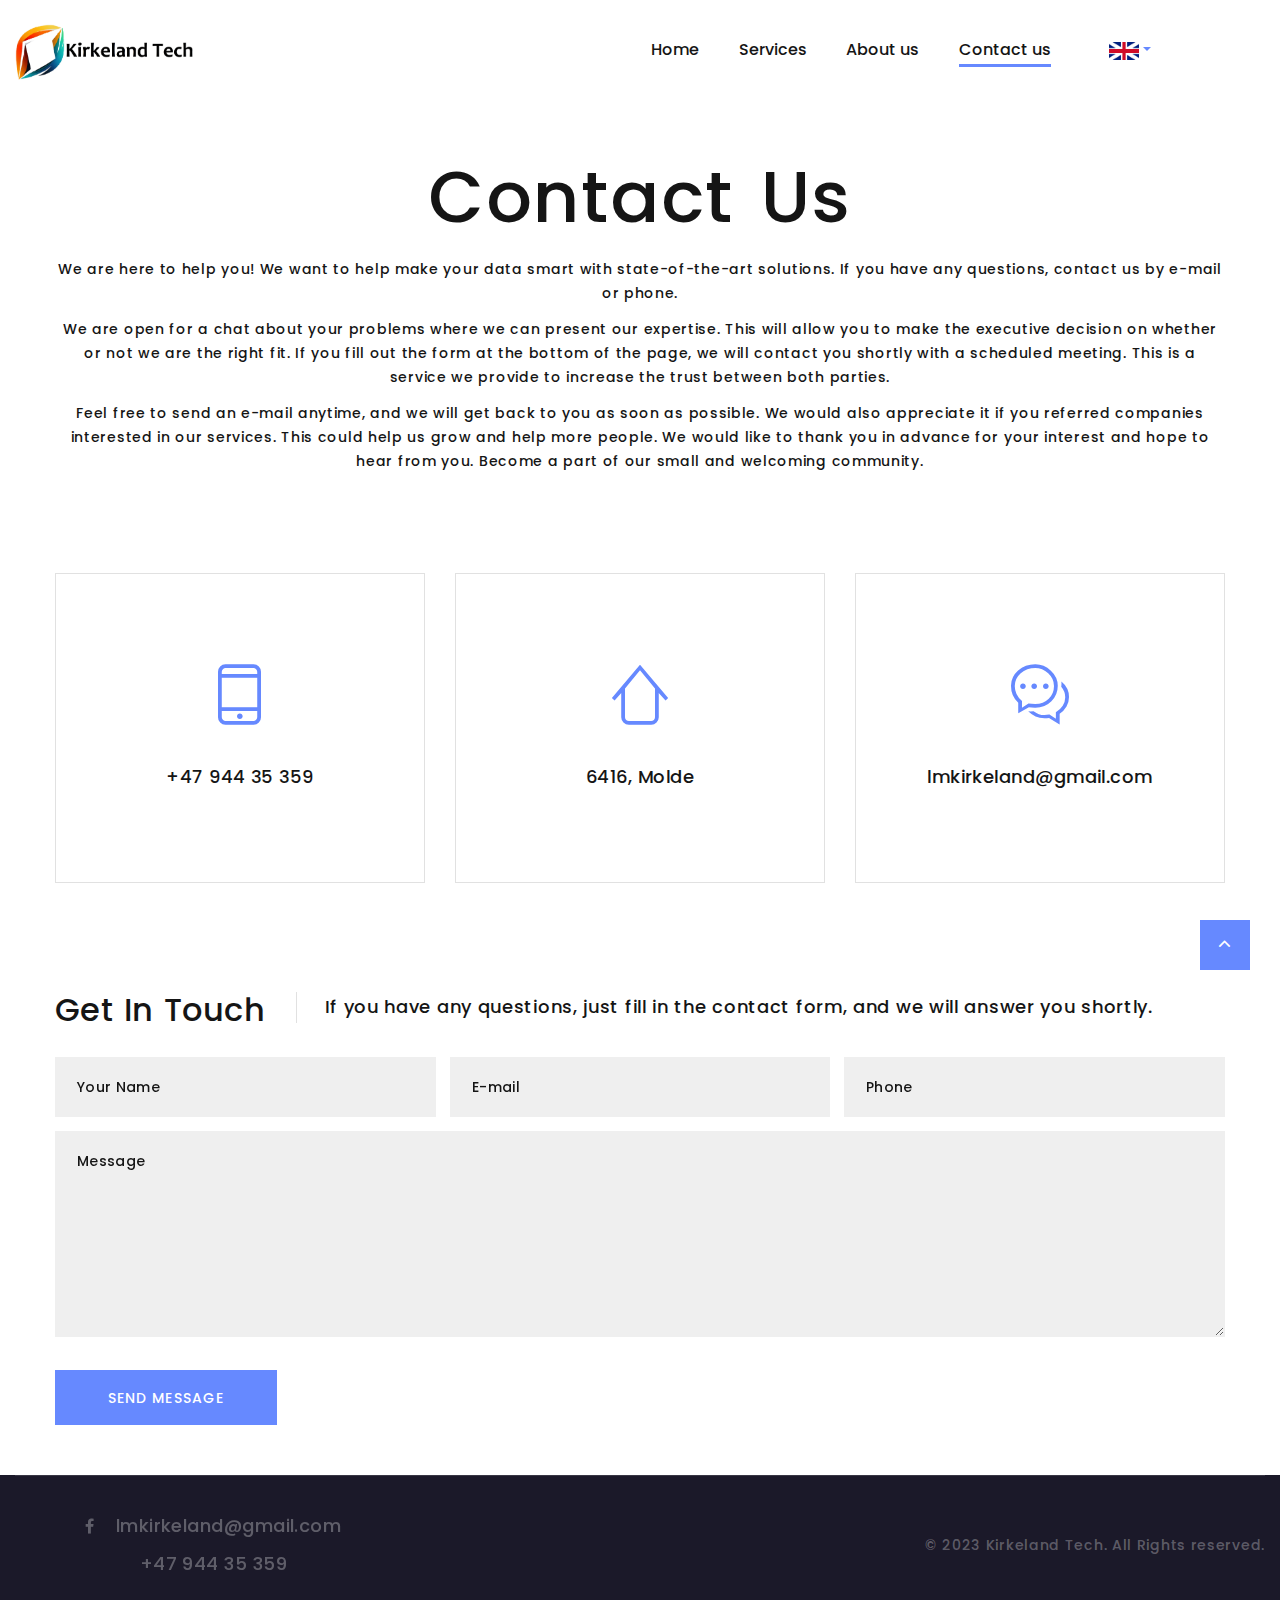
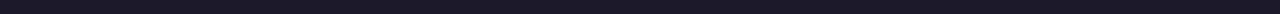
<file: en/contact.html>
<!DOCTYPE html>
<html class="wide wow-animation" lang="en">
  <head>
    <!-- Google tag (gtag.js) -->
    <script async src="https://www.googletagmanager.com/gtag/js?id=G-JKWT43E1L9"></script>
    <script>
      window.dataLayer = window.dataLayer || [];
      function gtag(){dataLayer.push(arguments);}
      gtag('js', new Date());
      gtag('config', 'G-JKWT43E1L9');
    </script>
    <title>Contact us</title>
    <meta name="format-detection" content="telephone=no">
    <meta name="viewport" content="width=device-width, height=device-height, initial-scale=1.0, maximum-scale=1.0, user-scalable=0">
    <meta http-equiv="X-UA-Compatible" content="IE=edge">
    <meta charset="utf-8">
    <link rel="icon" href="../images/Logo1.png" type="image/x-icon">
    <!-- Stylesheets-->
    <link rel="stylesheet" type="text/css" href="//fonts.googleapis.com/css?family=Poppins:400,500,600%7CTeko:300,400,500%7CMaven+Pro:500">
    <link rel="stylesheet" href="../css/bootstrap.css">
    <link rel="stylesheet" href="../css/fonts.css">
    <link rel="stylesheet" href="../css/style.css">
    <style>.ie-panel{display: none;background: #212121;padding: 10px 0;box-shadow: 3px 3px 5px 0 rgba(0,0,0,.3);clear: both;text-align:center;position: relative;z-index: 1;} html.ie-10 .ie-panel, html.lt-ie-10 .ie-panel {display: block;}</style>
  </head>
  <body>
    <div class="preloader">
      <div class="preloader-body">
        <div class="cssload-container"><span></span><span></span><span></span><span></span>
        </div>
      </div>
    </div>
    <div class="page">
      <div id="home">
        <!-- Page Header-->
        <header class="section page-header">
          <!-- RD Navbar-->
          <div class="rd-navbar-wrap">
            <nav class="rd-navbar rd-navbar-classic" data-layout="rd-navbar-fixed" data-sm-layout="rd-navbar-fixed" data-md-layout="rd-navbar-fixed" data-md-device-layout="rd-navbar-fixed" data-lg-layout="rd-navbar-static" data-lg-device-layout="rd-navbar-fixed" data-xl-layout="rd-navbar-static" data-xl-device-layout="rd-navbar-static" data-xxl-layout="rd-navbar-static" data-xxl-device-layout="rd-navbar-static" data-lg-stick-up-offset="46px" data-xl-stick-up-offset="46px" data-xxl-stick-up-offset="46px" data-lg-stick-up="true" data-xl-stick-up="true" data-xxl-stick-up="true">
              <div class="rd-navbar-main-outer">
                <div class="rd-navbar-main">
                  <!-- RD Navbar Panel-->
                  <div class="rd-navbar-panel">
                    <!-- RD Navbar Toggle-->
                    <button class="rd-navbar-toggle" data-rd-navbar-toggle=".rd-navbar-nav-wrap"><span></span></button>
                    <!-- RD Navbar Brand-->
                    <div class="rd-navbar-brand"><a class="brand" href="../en"><img src="../images/Logo1_full (1).jpg" alt="" width="10" height="5"/></a></div>
                  </div>
                  <div class="rd-navbar-main-element">
                    <div class="rd-navbar-nav-wrap">
                      <!-- RD Navbar Share
                      <div class="rd-navbar-share fl-bigmug-line-share27" data-rd-navbar-toggle=".rd-navbar-share-list">
                        <ul class="list-inline rd-navbar-share-list">
                          <li class="rd-navbar-share-list-item"><a class="icon fa fa-facebook" href="#"></a></li>
                          <li class="rd-navbar-share-list-item"><a class="icon fa fa-twitter" href="#"></a></li>
                          <li class="rd-navbar-share-list-item"><a class="icon fa fa-google-plus" href="#"></a></li>
                          <li class="rd-navbar-share-list-item"><a class="icon fa fa-instagram" href="https://www.instagram.com/leanderkirkeland/"></a></li>
                        </ul>
                      </div>
                      -->
                      <ul class="rd-navbar-nav">
                        <li class="rd-nav-item"><a class="rd-nav-link" href="../en">Home</a></li>
                        <li class="rd-nav-item"><a class="rd-nav-link" href="service">Services</a></li>
                        <!--<li class="rd-nav-item"><a class="rd-nav-link" href="#projects">Projects</a></li>-->
                        <li class="rd-nav-item"><a class="rd-nav-link" href="team">About us</a></li>
                        <!--<li class="rd-nav-item"><a class="rd-nav-link" href="#news">News</a></li>-->
                        <li class="rd-nav-item active"><a class="rd-nav-link" href="#" onclick="return false;">Contact us</a></li>
                        <li class="rd-nav-item">
                          <a href="#" class="dropdown-toggle" data-toggle="dropdown" role="button" aria-expanded="false">&nbsp;&nbsp;&nbsp;&nbsp;<img src="../images/uk.png" width="30"></a><span class="caret"></span></a>
                          <ul class="dropdown-menu" role="menu">
                              <li>&nbsp;&nbsp;<a href="../no/contact"><img src="../images/Flag_of_Norway.png" width="30"></a>&nbsp;&nbsp;<a href="../no/contact">Norsk</a></li>
                              <li>&nbsp;&nbsp;<a href="#" onclick="return false;"><img src="../images/uk.png" width="30"></a>&nbsp;&nbsp;<a href="#" onclick="return false;">English</a></li>
                          </ul>
                        </li>
                      </ul>
                    </div>
                  </div>
                </div>
              </div>
            </nav>
          </div>
        </header>

        <section class="section section-sm bg-default">
          <div class = "container">
            <p><h1>Contact us</h1></p>
            <p>We are here to help you! We want to help make your data smart with state-of-the-art solutions. If you have any questions, contact us by e-mail or phone.</p>
            <p>We are open for a chat about your problems where we can present our expertise. This will allow you to make the executive decision on whether or not we are the right fit. If you fill out the form at the bottom of the page, we will contact you shortly with a scheduled meeting. This is a service we provide to increase the trust between both parties.</p>
            <p>Feel free to send an e-mail anytime, and we will get back to you as soon as possible. We would also appreciate it if you referred companies interested in our services. This could help us grow and help more people. We would like to thank you in advance for your interest and hope to hear from you. Become a part of our small and welcoming community.</p>
          </div>
        </section>



      <!-- Contact information-->
      <section class="section section-sm bg-default">
        <div class="container">
          <div class="row row-30 justify-content-center">
            <div class="col-sm-8 col-md-6 col-lg-4">
              <article class="box-contacts">
                <div class="box-contacts-body">
                  <div class="box-contacts-icon fl-bigmug-line-cellphone55"></div>
                  <div class="box-contacts-decor"></div>
                  <p class="box-contacts-link"><a href="tel:#">+47 944 35 359</a></p>
                </div>
              </article>
            </div>
            <div class="col-sm-8 col-md-6 col-lg-4">
              <article class="box-contacts">
                <div class="box-contacts-body">
                  <div class="box-contacts-icon fl-bigmug-line-up104"></div>
                  <div class="box-contacts-decor"></div>
                  <p class="box-contacts-link"><a href="#">6416, Molde</a></p>
                </div>
              </article>
            </div>
            <div class="col-sm-8 col-md-6 col-lg-4">
              <article class="box-contacts">
                <div class="box-contacts-body">
                  <div class="box-contacts-icon fl-bigmug-line-chat55"></div>
                  <div class="box-contacts-decor"></div>
                  <p class="box-contacts-link"><a href="mailto:lmkirkeland@gmail.com">lmkirkeland@gmail.com</a></p>
                </div>
              </article>
            </div>
          </div>
        </div>
      </section>

      <!-- Contact Form-->
      <section class="section section-sm text-left">
        <div class="container">
          <article class="title-classic">
            <div class="title-classic-title">
              <h3>Get in touch</h3>
            </div>
            <div class="title-classic-text">
              <p>If you have any questions, just fill in the contact form, and we will answer you shortly.</p>
            </div>
          </article>
          <form class="rd-form" method="post" action="https://formspree.io/f/xeqwavdr">
            <div class="row row-14 gutters-14">
              <div class="col-md-4">
                <div class="form-wrap">
                  <input class="form-input" id="contact-your-name-2" type="text" name="name" data-constraints="@Required">
                  <label class="form-label" for="contact-your-name-2">Your Name</label>
                </div>
              </div>
              <div class="col-md-4">
                <div class="form-wrap">
                  <input class="form-input" id="contact-email-2" type="email" name="email" data-constraints="@Email @Required">
                  <label class="form-label" for="contact-email-2">E-mail</label>
                </div>
              </div>
              <div class="col-md-4">
                <div class="form-wrap">
                  <input class="form-input" id="contact-phone-2" type="text" name="phone" data-constraints="@Numeric">
                  <label class="form-label" for="contact-phone-2">Phone</label>
                </div>
              </div>
              <div class="col-12">
                <div class="form-wrap">
                  <label class="form-label" for="contact-message-2">Message</label>
                  <textarea class="form-input textarea-lg" id="contact-message-2" name="message" data-constraints="@Required"></textarea>
                </div>
              </div>
            </div>
            <button class="button button-primary button-pipaluk" type="submit">Send Message</button>
          </form>
        </div>
      </section>

      <!-- Page Footer-->
      <footer class="section section-fluid footer-minimal context-dark">
        <div class="bg-gray-15">
          <div class="container-fluid">
            <div class="footer-minimal-bottom-panel text-sm-left">
              <div class="row row-10 align-items-md-center">
                <div class="col-sm-6 col-md-4 text-sm-right text-md-center">
                  <div>
                    <ul class="list-inline list-inline-sm footer-social-list-2">
                      <li><p><a class="icon fa fa-facebook" href="https://www.facebook.com/profile.php?id=100090104111855" target="_blank"></a></p></li>
                      <li><p class="box-contacts-link"><a href="mailto:lmkirkeland@gmail.com">lmkirkeland@gmail.com</a></p></li>
                      <li><p class="box-contacts-link"><a href="tel:+47 944 35 359">+47 944 35 359</a></p></li>
                      <!--<li><a class="icon fa fa-twitter" href="#"></a></li>
                      <li><a class="icon fa fa-google-plus" href="#"></a></li>
                      <li><a class="icon fa fa-instagram" href="https://www.instagram.com/leanderkirkeland/"></a></li>-->
                    </ul>
                  </div>
                </div>
                <div class="col-sm-6 col-md-4 text-md-right">
                </div>
                <div class="col-sm-6 col-md-4 text-md-right"><span>© 2023 Kirkeland Tech. All Rights reserved.</span>
                </div>
              </div>
            </div>
          </div>
        </div>
      </footer>

      <div class="modal fade" id="modalCta" tabindex="-1" role="dialog" aria-hidden="true">
        <div class="modal-dialog" role="document">
          <div class="modal-content">
            <div class="modal-header">
              <h4>Contact Us</h4>
              <button class="close" type="button" data-dismiss="modal" aria-label="Close"><span aria-hidden="true">×</span></button>
            </div>
            <div class="modal-body">
              <form class="rd-form rd-form-variant-2 rd-mailform" data-form-output="form-output-global" data-form-type="contact-modal" method="post" action="bat/rd-mailform.php">
                <div class="row row-14 gutters-14">
                  <div class="col-12">
                    <div class="form-wrap">
                      <input class="form-input" id="contact-modal-name" type="text" name="name" data-constraints="@Required">
                      <label class="form-label" for="contact-modal-name">Your Name</label>
                    </div>
                  </div>
                  <div class="col-12">
                    <div class="form-wrap">
                      <input class="form-input" id="contact-modal-email" type="email" name="email" data-constraints="@Email @Required">
                      <label class="form-label" for="contact-modal-email">E-mail</label>
                    </div>
                  </div>
                  <div class="col-12">
                    <div class="form-wrap">
                      <input class="form-input" id="contact-modal-phone" type="text" name="phone" data-constraints="@Numeric">
                      <label class="form-label" for="contact-modal-phone">Phone</label>
                    </div>
                  </div>
                  <div class="col-12">
                    <div class="form-wrap">
                      <label class="form-label" for="contact-modal-message">Message</label>
                      <textarea class="form-input textarea-lg" id="contact-modal-message" name="message" data-constraints="@Required"></textarea>
                    </div>
                  </div>
                </div>
                <button class="button button-primary button-pipaluk" type="submit">Send Message</button>
              </form>
            </div>
          </div>
        </div>
      </div>
    </div>
    <!-- Global Mailform Output-->
    <div class="snackbars" id="form-output-global"></div>
    <!-- Javascript-->
    <script src="../js/core.min.js"></script>
    <script src="../js/script.js"></script>
    <!-- coded by Himic-->
  </body>
</html>
</file>
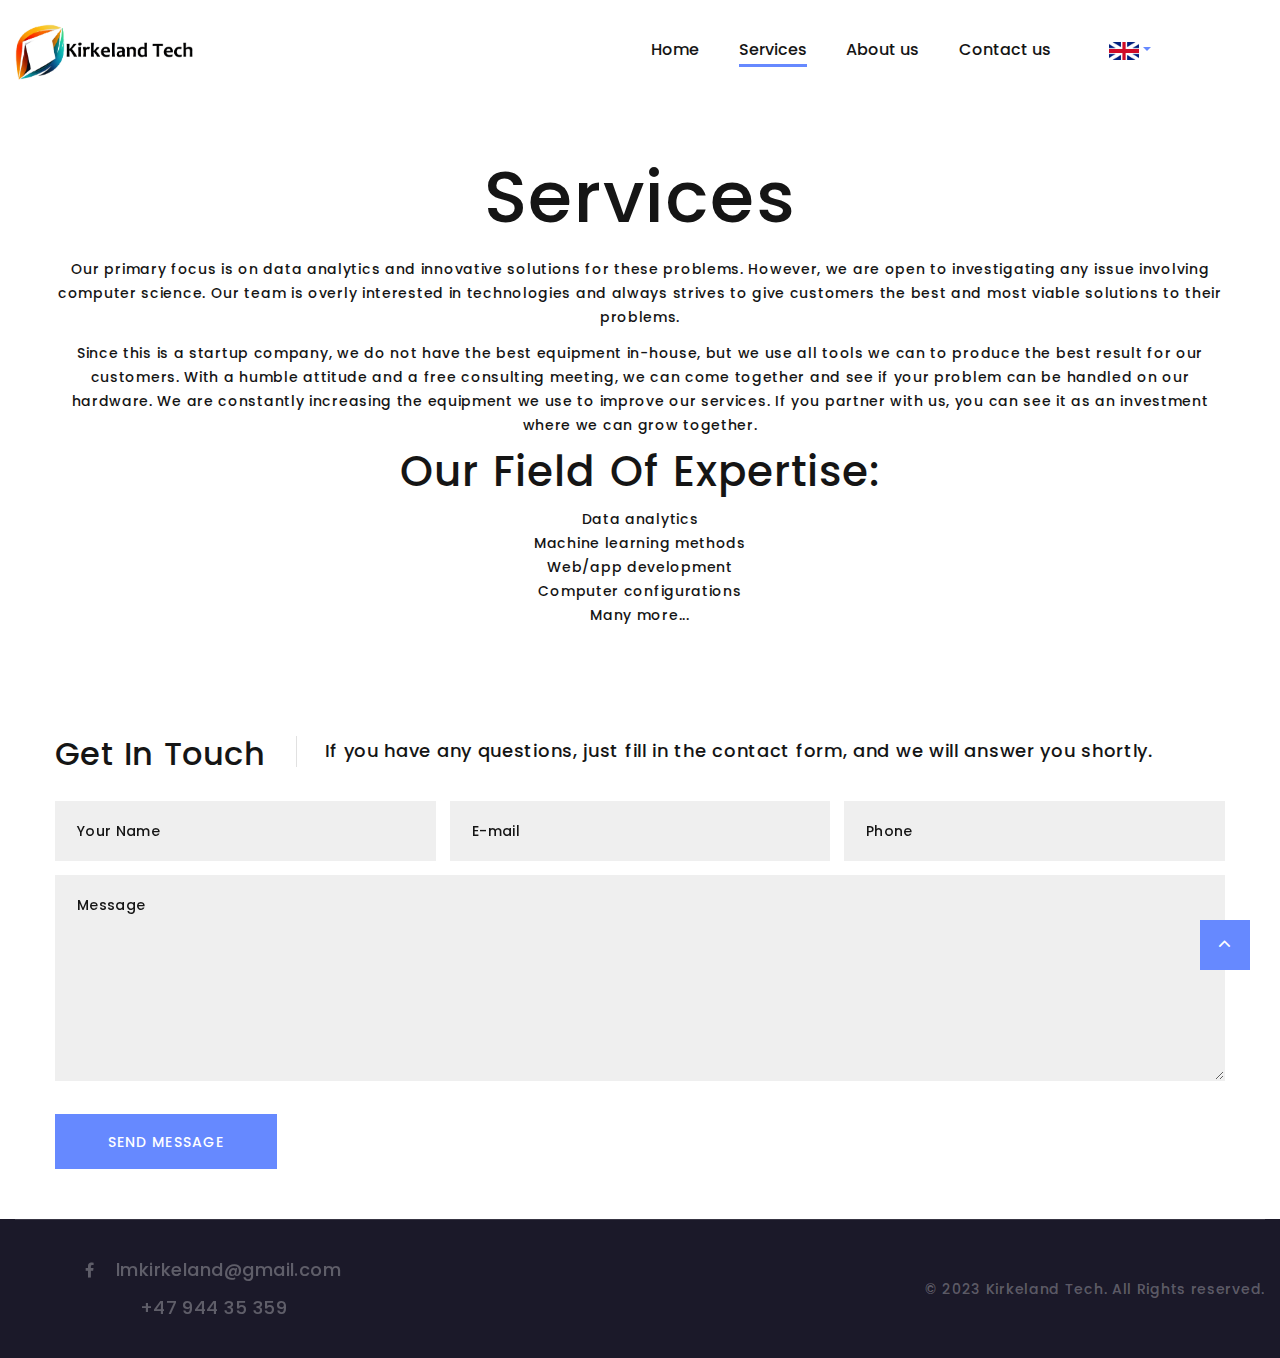
<file: en/service.html>
<!DOCTYPE html>
<html class="wide wow-animation" lang="en">
  <head>
    <!-- Google tag (gtag.js) -->
    <script async src="https://www.googletagmanager.com/gtag/js?id=G-JKWT43E1L9"></script>
    <script>
      window.dataLayer = window.dataLayer || [];
      function gtag(){dataLayer.push(arguments);}
      gtag('js', new Date());

      gtag('config', 'G-JKWT43E1L9');
    </script>
    <title>Services</title>
    <meta name="format-detection" content="telephone=no">
    <meta name="viewport" content="width=device-width, height=device-height, initial-scale=1.0, maximum-scale=1.0, user-scalable=0">
    <meta http-equiv="X-UA-Compatible" content="IE=edge">
    <meta charset="utf-8">
    <link rel="icon" href="../images/Logo1.png" type="image/x-icon">
    <!-- Stylesheets-->
    <link rel="stylesheet" type="text/css" href="//fonts.googleapis.com/css?family=Poppins:400,500,600%7CTeko:300,400,500%7CMaven+Pro:500">
    <link rel="stylesheet" href="../css/bootstrap.css">
    <link rel="stylesheet" href="../css/fonts.css">
    <link rel="stylesheet" href="../css/style.css">
    <style>.ie-panel{display: none;background: #212121;padding: 10px 0;box-shadow: 3px 3px 5px 0 rgba(0,0,0,.3);clear: both;text-align:center;position: relative;z-index: 1;} html.ie-10 .ie-panel, html.lt-ie-10 .ie-panel {display: block;}</style>
    <meta name="description" content="We provide an extensive range of services, all tailored to your needs. Our primary focus is data analysis and machine learning, but our team is happy to help with any inquiries you have.">
  </head>
  <body>
    <div class="preloader">
      <div class="preloader-body">
        <div class="cssload-container"><span></span><span></span><span></span><span></span>
        </div>
      </div>
    </div>
    <div class="page">
      <div id="home">
        <!-- Page Header-->
        <header class="section page-header">
          <!-- RD Navbar-->
          <div class="rd-navbar-wrap">
            <nav class="rd-navbar rd-navbar-classic" data-layout="rd-navbar-fixed" data-sm-layout="rd-navbar-fixed" data-md-layout="rd-navbar-fixed" data-md-device-layout="rd-navbar-fixed" data-lg-layout="rd-navbar-static" data-lg-device-layout="rd-navbar-fixed" data-xl-layout="rd-navbar-static" data-xl-device-layout="rd-navbar-static" data-xxl-layout="rd-navbar-static" data-xxl-device-layout="rd-navbar-static" data-lg-stick-up-offset="46px" data-xl-stick-up-offset="46px" data-xxl-stick-up-offset="46px" data-lg-stick-up="true" data-xl-stick-up="true" data-xxl-stick-up="true">
              <div class="rd-navbar-main-outer">
                <div class="rd-navbar-main">
                  <!-- RD Navbar Panel-->
                  <div class="rd-navbar-panel">
                    <!-- RD Navbar Toggle-->
                    <button class="rd-navbar-toggle" data-rd-navbar-toggle=".rd-navbar-nav-wrap"><span></span></button>
                    <!-- RD Navbar Brand-->
                    <div class="rd-navbar-brand"><a class="brand" href="../en"><img src="../images/Logo1_full (1).jpg" alt="" width="10" height="5"/></a></div>
                  </div>
                  <div class="rd-navbar-main-element">
                    <div class="rd-navbar-nav-wrap">
                      <!-- RD Navbar Share 
                      <div class="rd-navbar-share fl-bigmug-line-share27" data-rd-navbar-toggle=".rd-navbar-share-list">
                        <ul class="list-inline rd-navbar-share-list">
                          <li class="rd-navbar-share-list-item"><a href="#"><img src="../images/Flag_of_Norway.png">NO</a></li>
                          <li class="rd-navbar-share-list-item"><a href="index"><img src="../images/uk.png">  EN </a></li>
                        </ul>
                      </div>-->
                      <ul class="rd-navbar-nav">
                        <li class="rd-nav-item"><a class="rd-nav-link" href="../en">Home</a></li>
                        <li class="rd-nav-item active"><a class="rd-nav-link" href="#" onclick="return false;">Services</a></li>
                        <!--<li class="rd-nav-item"><a class="rd-nav-link" href="#projects">Projects</a></li>-->
                        <li class="rd-nav-item"><a class="rd-nav-link" href="team">About us</a></li>
                        <!--<li class="rd-nav-item"><a class="rd-nav-link" href="#news">News</a></li>-->
                        <li class="rd-nav-item"><a class="rd-nav-link" href="contact">Contact us</a></li>
                        <li class="rd-nav-item">
                          <a href="#" class="dropdown-toggle" data-toggle="dropdown" role="button" aria-expanded="false">&nbsp;&nbsp;&nbsp;&nbsp;<img src="../images/uk.png" width="30"></a><span class="caret"></span></a>
                          <ul class="dropdown-menu" role="menu">
                              <li>&nbsp;&nbsp;<a href="../no/service"><img src="../images/Flag_of_Norway.png" width="30"></a>&nbsp;&nbsp;<a href="../no/service">Norsk</a></li>
                              <li>&nbsp;&nbsp;<a href="#" onclick="return false;"><img src="../images/uk.png" width="30"></a>&nbsp;&nbsp;<a href="#" onclick="return false;">English</a></li>
                          </ul>
                        </li>
                      </ul>
                    </div>
                  </div>
                </div>
              </div>
            </nav>
          </div>
        </header>

        <section class="section section-sm bg-default">
          <div class = "container">
            <h1>Services</h1>
            <p>Our primary focus is on data analytics and innovative solutions for these problems. However, we are open to investigating any issue involving computer science. Our team is overly interested in technologies and always strives to give customers the best and most viable solutions to their problems.</p>
            <p>Since this is a startup company, we do not have the best equipment in-house, but we use all tools we can to produce the best result for our customers. With a humble attitude and a free consulting meeting, we can come together and see if your problem can be handled on our hardware. We are constantly increasing the equipment we use to improve our services. If you partner with us, you can see it as an investment where we can grow together.</p>
          </div>
          <h2>Our field of expertise:</h2>
          <ul>
            <li><p>Data analytics</p></li>
            <li><p>Machine learning methods</p></li>
            <li><p>Web/app development</p></li>
            <li><p>Computer configurations</p></li>
            <li><p>Many more...</p></li>
          </ul>
        </section>

      <!-- Contact Form-->
      <section class="section section-sm text-left">
        <div class="container">
          <article class="title-classic">
            <div class="title-classic-title">
              <h3>Get in touch</h3>
            </div>
            <div class="title-classic-text">
              <p>If you have any questions, just fill in the contact form, and we will answer you shortly.</p>
            </div>
          </article>
          <form class="rd-form" method="post" action="https://formspree.io/f/xeqwavdr">
            <div class="row row-14 gutters-14">
              <div class="col-md-4">
                <div class="form-wrap">
                  <input class="form-input" id="contact-your-name-2" type="text" name="name" data-constraints="@Required">
                  <label class="form-label" for="contact-your-name-2">Your Name</label>
                </div>
              </div>
              <div class="col-md-4">
                <div class="form-wrap">
                  <input class="form-input" id="contact-email-2" type="email" name="email" data-constraints="@Email @Required">
                  <label class="form-label" for="contact-email-2">E-mail</label>
                </div>
              </div>
              <div class="col-md-4">
                <div class="form-wrap">
                  <input class="form-input" id="contact-phone-2" type="text" name="phone" data-constraints="@Numeric">
                  <label class="form-label" for="contact-phone-2">Phone</label>
                </div>
              </div>
              <div class="col-12">
                <div class="form-wrap">
                  <label class="form-label" for="contact-message-2">Message</label>
                  <textarea class="form-input textarea-lg" id="contact-message-2" name="message" data-constraints="@Required"></textarea>
                </div>
              </div>
            </div>
            <button class="button button-primary button-pipaluk" type="submit">Send Message</button>
          </form>
        </div>
      </section>

      <!-- Page Footer-->
      <footer class="section section-fluid footer-minimal context-dark">
        <div class="bg-gray-15">
          <div class="container-fluid">
            <div class="footer-minimal-bottom-panel text-sm-left">
              <div class="row row-10 align-items-md-center">
                <div class="col-sm-6 col-md-4 text-sm-right text-md-center">
                  <div>
                    <ul class="list-inline list-inline-sm footer-social-list-2">
                      <li><p><a class="icon fa fa-facebook" href="https://www.facebook.com/profile.php?id=100090104111855" target="_blank"></a></p></li>
                      <li><p class="box-contacts-link"><a href="mailto:lmkirkeland@gmail.com">lmkirkeland@gmail.com</a></p></li>
                      <li><p class="box-contacts-link"><a href="tel:+47 944 35 359">+47 944 35 359</a></p></li>
                      <!--<li><a class="icon fa fa-twitter" href="#"></a></li>
                      <li><a class="icon fa fa-google-plus" href="#"></a></li>
                      <li><a class="icon fa fa-instagram" href="https://www.instagram.com/leanderkirkeland/"></a></li>-->
                    </ul>
                  </div>
                </div>
                <div class="col-sm-6 col-md-4 text-md-right">
                </div>
                <div class="col-sm-6 col-md-4 text-md-right"><span>© 2023 Kirkeland Tech. All Rights reserved.</span>
                </div>
              </div>
            </div>
          </div>
        </div>
      </footer>

      <div class="modal fade" id="modalCta" tabindex="-1" role="dialog" aria-hidden="true">
        <div class="modal-dialog" role="document">
          <div class="modal-content">
            <div class="modal-header">
              <h4>Contact Us</h4>
              <button class="close" type="button" data-dismiss="modal" aria-label="Close"><span aria-hidden="true">×</span></button>
            </div>
            <div class="modal-body">
              <form class="rd-form rd-form-variant-2 rd-mailform" data-form-output="form-output-global" data-form-type="contact-modal" method="post" action="bat/rd-mailform.php">
                <div class="row row-14 gutters-14">
                  <div class="col-12">
                    <div class="form-wrap">
                      <input class="form-input" id="contact-modal-name" type="text" name="name" data-constraints="@Required">
                      <label class="form-label" for="contact-modal-name">Your Name</label>
                    </div>
                  </div>
                  <div class="col-12">
                    <div class="form-wrap">
                      <input class="form-input" id="contact-modal-email" type="email" name="email" data-constraints="@Email @Required">
                      <label class="form-label" for="contact-modal-email">E-mail</label>
                    </div>
                  </div>
                  <div class="col-12">
                    <div class="form-wrap">
                      <input class="form-input" id="contact-modal-phone" type="text" name="phone" data-constraints="@Numeric">
                      <label class="form-label" for="contact-modal-phone">Phone</label>
                    </div>
                  </div>
                  <div class="col-12">
                    <div class="form-wrap">
                      <label class="form-label" for="contact-modal-message">Message</label>
                      <textarea class="form-input textarea-lg" id="contact-modal-message" name="message" data-constraints="@Required"></textarea>
                    </div>
                  </div>
                </div>
                <button class="button button-primary button-pipaluk" type="submit">Send Message</button>
              </form>
            </div>
          </div>
        </div>
      </div>
    </div>
    <!-- Global Mailform Output-->
    <div class="snackbars" id="form-output-global"></div>
    <!-- Javascript-->
    <script src="../js/core.min.js"></script>
    <script src="../js/script.js"></script>
    <!-- coded by Himic-->
  </body>
</html>
</file>
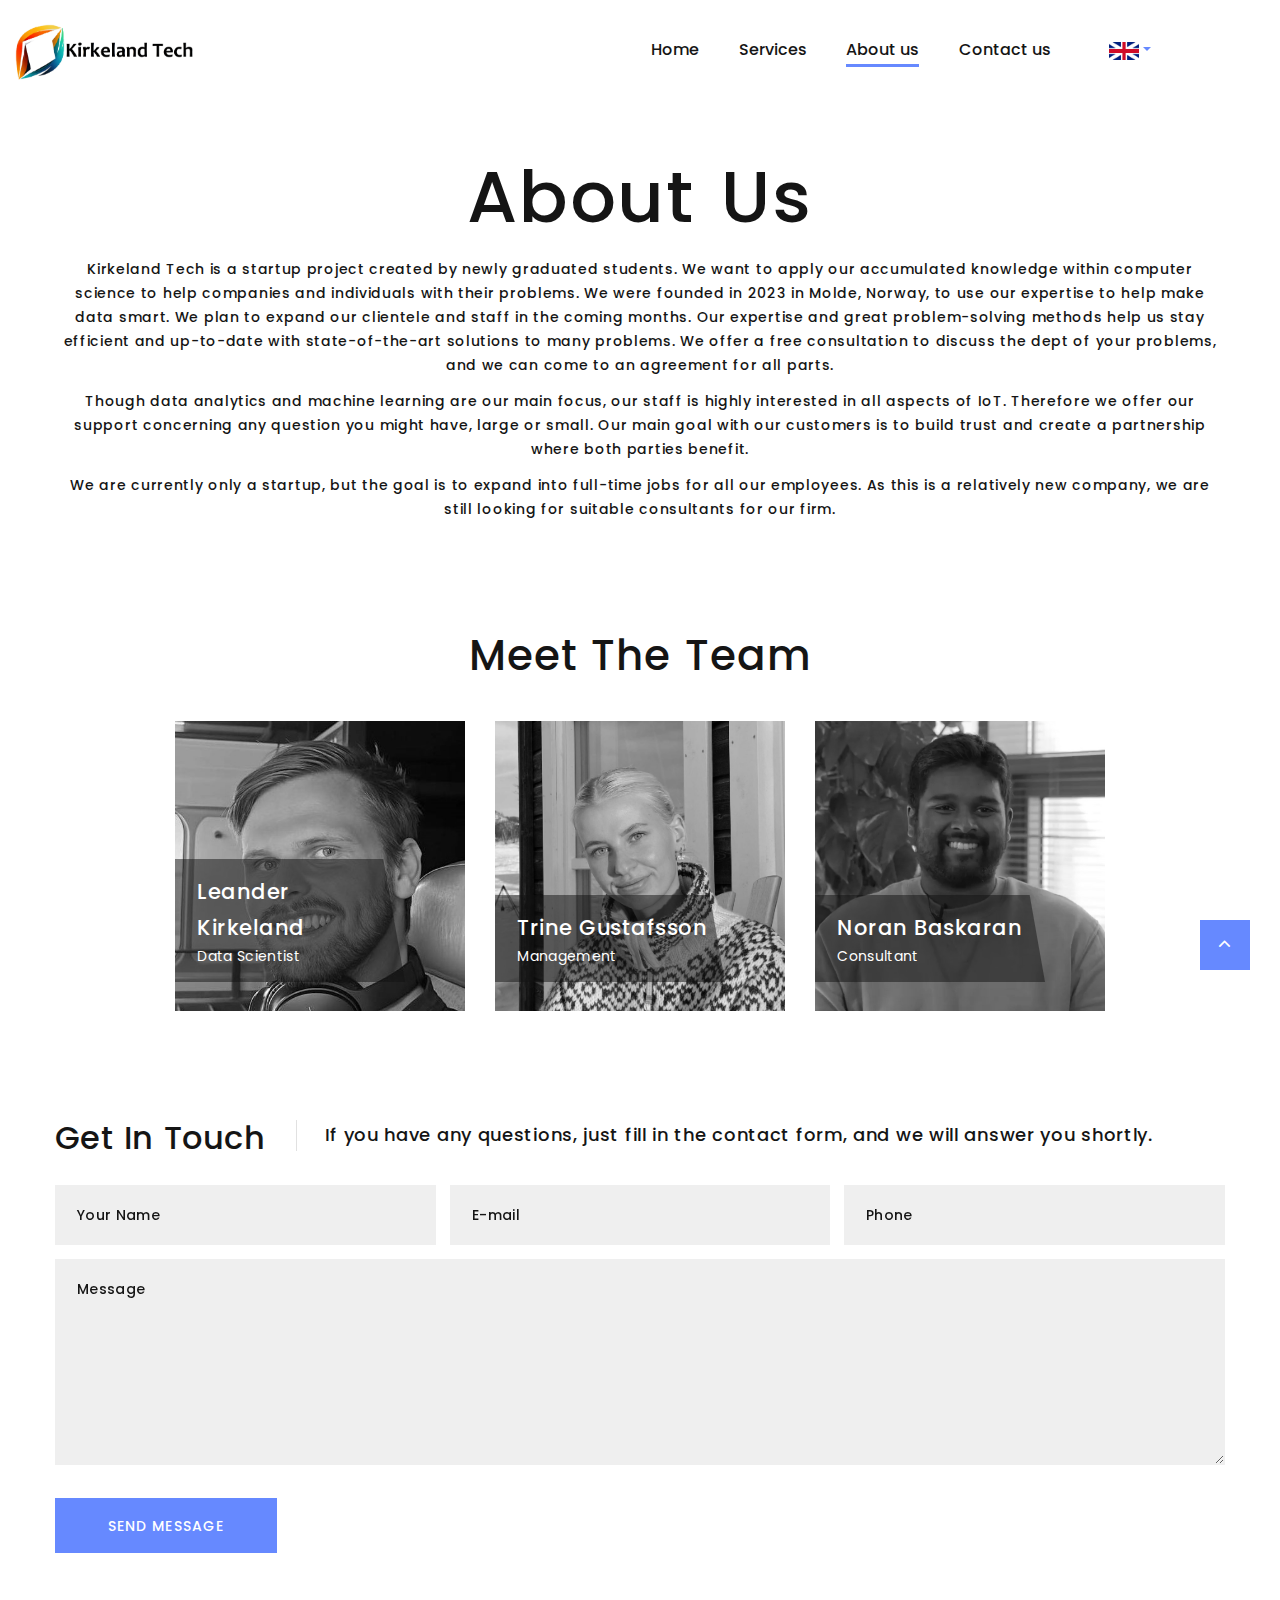
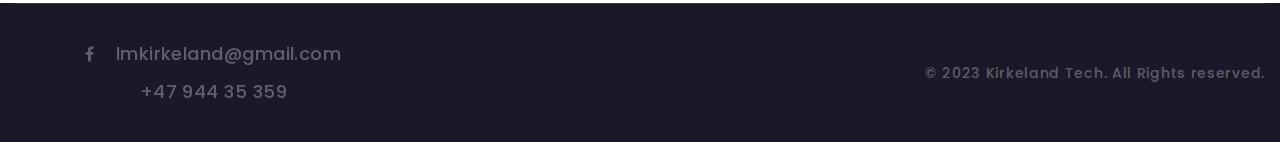
<file: en/team.html>
<!DOCTYPE html>
<html class="wide wow-animation" lang="en">
  <head>
    <!-- Google tag (gtag.js) -->
    <script async src="https://www.googletagmanager.com/gtag/js?id=G-JKWT43E1L9"></script>
    <script>
      window.dataLayer = window.dataLayer || [];
      function gtag(){dataLayer.push(arguments);}
      gtag('js', new Date());

      gtag('config', 'G-JKWT43E1L9');
    </script>
    <title>About us</title>
    <meta name="format-detection" content="telephone=no">
    <meta name="viewport" content="width=device-width, height=device-height, initial-scale=1.0, maximum-scale=1.0, user-scalable=0">
    <meta http-equiv="X-UA-Compatible" content="IE=edge">
    <meta charset="utf-8">
    <link rel="icon" href="../images/Logo1.png" type="image/x-icon">
    <!-- Stylesheets-->
    <link rel="stylesheet" type="text/css" href="//fonts.googleapis.com/css?family=Poppins:400,500,600%7CTeko:300,400,500%7CMaven+Pro:500">
    <link rel="stylesheet" href="../css/bootstrap.css">
    <link rel="stylesheet" href="../css/fonts.css">
    <link rel="stylesheet" href="../css/style.css">
    <style>.ie-panel{display: none;background: #212121;padding: 10px 0;box-shadow: 3px 3px 5px 0 rgba(0,0,0,.3);clear: both;text-align:center;position: relative;z-index: 1;} html.ie-10 .ie-panel, html.lt-ie-10 .ie-panel {display: block;}</style>
    <meta name="description" content="Experience the power of young and innovative minds at Kirkeland Tech, a leading tech company focused on relevant and new technology. Our expert team of data analysts and machine learning specialists offers cutting-edge solutions tailored to meet your business needs. Whether you need customized data analysis or personalized consulting, we are committed to delivering innovative and forward-thinking solutions to help your business thrive. Contact us today to learn more about our advanced data-driven solutions!">
  </head>
  <body>
    <div class="preloader">
      <div class="preloader-body">
        <div class="cssload-container"><span></span><span></span><span></span><span></span>
        </div>
      </div>
    </div>
    <div class="page">
      <div id="home">
        <!-- Page Header-->
        <header class="section page-header">
          <!-- RD Navbar-->
          <div class="rd-navbar-wrap">
            <nav class="rd-navbar rd-navbar-classic" data-layout="rd-navbar-fixed" data-sm-layout="rd-navbar-fixed" data-md-layout="rd-navbar-fixed" data-md-device-layout="rd-navbar-fixed" data-lg-layout="rd-navbar-static" data-lg-device-layout="rd-navbar-fixed" data-xl-layout="rd-navbar-static" data-xl-device-layout="rd-navbar-static" data-xxl-layout="rd-navbar-static" data-xxl-device-layout="rd-navbar-static" data-lg-stick-up-offset="46px" data-xl-stick-up-offset="46px" data-xxl-stick-up-offset="46px" data-lg-stick-up="true" data-xl-stick-up="true" data-xxl-stick-up="true">
              <div class="rd-navbar-main-outer">
                <div class="rd-navbar-main">
                  <!-- RD Navbar Panel-->
                  <div class="rd-navbar-panel">
                    <!-- RD Navbar Toggle-->
                    <button class="rd-navbar-toggle" data-rd-navbar-toggle=".rd-navbar-nav-wrap"><span></span></button>
                    <!-- RD Navbar Brand-->
                    <div class="rd-navbar-brand"><a class="brand" href="../en"><img src="../images/Logo1_full (1).jpg" alt="" width="10" height="5"/></a></div>
                  </div>
                  <div class="rd-navbar-main-element">
                    <div class="rd-navbar-nav-wrap">
                      <!-- RD Navbar Share
                      <div class="rd-navbar-share fl-bigmug-line-share27" data-rd-navbar-toggle=".rd-navbar-share-list">
                        <ul class="list-inline rd-navbar-share-list">
                          <li class="rd-navbar-share-list-item"><a class="icon fa fa-facebook" href="#"></a></li>
                          <li class="rd-navbar-share-list-item"><a class="icon fa fa-twitter" href="#"></a></li>
                          <li class="rd-navbar-share-list-item"><a class="icon fa fa-google-plus" href="#"></a></li>
                          <li class="rd-navbar-share-list-item"><a class="icon fa fa-instagram" href="https://www.instagram.com/leanderkirkeland/"></a></li>
                        </ul>
                      </div>
                      -->
                      <ul class="rd-navbar-nav">
                        <li class="rd-nav-item"><a class="rd-nav-link" href="index">Home</a></li>
                        <li class="rd-nav-item"><a class="rd-nav-link" href="service">Services</a></li>
                        <!--<li class="rd-nav-item"><a class="rd-nav-link" href="#projects">Projects</a></li>-->
                        <li class="rd-nav-item active"><a class="rd-nav-link" href="#" onclick="return false;">About us</a></li>
                        <!--<li class="rd-nav-item"><a class="rd-nav-link" href="#news">News</a></li>-->
                        <li class="rd-nav-item"><a class="rd-nav-link" href="contact">Contact us</a></li>
                        <li class="rd-nav-item">
                          <a href="#" class="dropdown-toggle" data-toggle="dropdown" role="button" aria-expanded="false">&nbsp;&nbsp;&nbsp;&nbsp;<img src="../images/uk.png" width="30"></a><span class="caret"></span></a>
                          <ul class="dropdown-menu" role="menu">
                              <li>&nbsp;&nbsp;<a href="../no/team"><img src="../images/Flag_of_Norway.png" width="30"></a>&nbsp;&nbsp;<a href="../no/team">Norsk</a></li>
                              <li>&nbsp;&nbsp;<a href="#" onclick="return false;"><img src="../images/uk.png" width="30"></a>&nbsp;&nbsp;<a href="#" onclick="return false;">English</a></li>
                          </ul>
                        </li>
                      </ul>
                    </div>
                  </div>
                </div>
              </div>
            </nav>
          </div>
        </header>

        <section class="section section-sm bg-default">
            <div class="container">
              <h1>About us</h1>
              <p>Kirkeland Tech is a startup project created by newly graduated students. We want to apply our accumulated knowledge within computer science to help companies and individuals with their problems. We were founded in 2023 in Molde, Norway, to use our expertise to help make data smart. We plan to expand our clientele and staff in the coming months. Our expertise and great problem-solving methods help us stay efficient and up-to-date with state-of-the-art solutions to many problems. We offer a free consultation to discuss the dept of your problems, and we can come to an agreement for all parts. </p>
              <p>Though data analytics and machine learning are our main focus, our staff is highly interested in all aspects of IoT. Therefore we offer our support concerning any question you might have, large or small. Our main goal with our customers is to build trust and create a partnership where both parties benefit.</p>
              <p>We are currently only a startup, but the goal is to expand into full-time jobs for all our employees. As this is a relatively new company, we are still looking for suitable consultants for our firm.</p>
            </div>
          </section>
          <section class="section section-sm section-fluid bg-default" id="team">
            <div class="container-fluid">
              <h2>Meet The Team</h2>
              <div class="row row-sm row-30 justify-content-center">
                <div class="col-md-6 col-lg-5 col-xl-3 wow fadeInRight">
                  <!-- Team Classic-->
                  <article class="team-classic team-classic-lg"><a class="team-classic-figure" href="#LeanderInfo" data-toggle="modal" data-caption-animate="fadeInUp"><img src="../images/L1.jpg" alt="" width="420" height="424"/></a>
                    <div class="team-classic-caption">
                      <h4 class="team-classic-name"><a href="#LeanderInfo" data-toggle="modal" data-caption-animate="fadeInUp">Leander Kirkeland</a></h4>
                      <p class="team-classic-status">Data Scientist</p>
                    </div>
                  </article>
                </div>
                <div class="col-md-6 col-lg-5 col-xl-3 wow fadeInRight" data-wow-delay=".1s">
                  <!-- Team Classic-->
                  <article class="team-classic team-classic-lg"><a class="team-classic-figure" href="#TrineInfo" data-toggle="modal" data-caption-animate="fadeInUp" data-caption-delay="200"><img src="../images/T1.jpg" alt="" width="420" height="424"/></a>
                    <div class="team-classic-caption">
                      <h4 class="team-classic-name"><a href="#TrineInfo" data-toggle="modal" data-caption-animate="fadeInUp">Trine Gustafsson</a></h4>
                      <p class="team-classic-status">Management</p>
                    </div>
                  </article>
                </div>
                <div class="col-md-6 col-lg-5 col-xl-3 wow fadeInRight" data-wow-delay=".2s">
                  <!-- Team Classic-->
                  <article class="team-classic team-classic-lg"><a class="team-classic-figure" href="#NoranInfo" data-toggle="modal" data-caption-animate="fadeInUp"><img src="../images/Noran1.jpg" alt="" width="420" height="424"/></a>
                    <div class="team-classic-caption">
                      <h4 class="team-classic-name"><a href="#NoranInfo" data-toggle="modal" data-caption-animate="fadeInUp">Noran Baskaran</a></h4>
                      <p class="team-classic-status">Consultant</p>
                    </div>
                  </article>
                </div>
              </div>
            </div>
          </section>

      <!-- Contact Form-->
      <section class="section section-sm text-left">
        <div class="container">
          <article class="title-classic">
            <div class="title-classic-title">
              <h3>Get in touch</h3>
            </div>
            <div class="title-classic-text">
              <p>If you have any questions, just fill in the contact form, and we will answer you shortly.</p>
            </div>
          </article>
          <form class="rd-form" method="post" action="https://formspree.io/f/xeqwavdr">
            <div class="row row-14 gutters-14">
              <div class="col-md-4">
                <div class="form-wrap">
                  <input class="form-input" id="contact-your-name-2" type="text" name="name" data-constraints="@Required">
                  <label class="form-label" for="contact-your-name-2">Your Name</label>
                </div>
              </div>
              <div class="col-md-4">
                <div class="form-wrap">
                  <input class="form-input" id="contact-email-2" type="email" name="email" data-constraints="@Email @Required">
                  <label class="form-label" for="contact-email-2">E-mail</label>
                </div>
              </div>
              <div class="col-md-4">
                <div class="form-wrap">
                  <input class="form-input" id="contact-phone-2" type="text" name="phone" data-constraints="@Numeric">
                  <label class="form-label" for="contact-phone-2">Phone</label>
                </div>
              </div>
              <div class="col-12">
                <div class="form-wrap">
                  <label class="form-label" for="contact-message-2">Message</label>
                  <textarea class="form-input textarea-lg" id="contact-message-2" name="message" data-constraints="@Required"></textarea>
                </div>
              </div>
            </div>
            <button class="button button-primary button-pipaluk" type="submit">Send Message</button>
          </form>
        </div>
      </section>

      <!-- Page Footer-->
      <footer class="section section-fluid footer-minimal context-dark">
        <div class="bg-gray-15">
          <div class="container-fluid">
            <div class="footer-minimal-bottom-panel text-sm-left">
              <div class="row row-10 align-items-md-center">
                <div class="col-sm-6 col-md-4 text-sm-right text-md-center">
                  <div>
                    <ul class="list-inline list-inline-sm footer-social-list-2">
                      <li><p><a class="icon fa fa-facebook" href="https://www.facebook.com/profile.php?id=100090104111855" target="_blank"></a></p></li>
                      <li><p class="box-contacts-link"><a href="mailto:lmkirkeland@gmail.com">lmkirkeland@gmail.com</a></p></li>
                      <li><p class="box-contacts-link"><a href="tel:+47 944 35 359">+47 944 35 359</a></p></li>
                      <!--<li><a class="icon fa fa-twitter" href="#"></a></li>
                      <li><a class="icon fa fa-google-plus" href="#"></a></li>
                      <li><a class="icon fa fa-instagram" href="https://www.instagram.com/leanderkirkeland/"></a></li>-->
                    </ul>
                  </div>
                </div>
                <div class="col-sm-6 col-md-4 text-md-right">
                </div>
                <div class="col-sm-6 col-md-4 text-md-right"><span>© 2023 Kirkeland Tech. All Rights reserved.</span>
                </div>
              </div>
            </div>
          </div>
        </div>
      </footer>

      <div class="modal fade" id="LeanderInfo" tabindex="-1" role="dialog" aria-hidden="true">
        <div class="modal-dialog" role="document">
          <div class="modal-content">
            <div class="modal-header">
              <h4>Leander Kirkeland</h4>
              <button class="close" type="button" data-dismiss="modal" aria-label="Close"><span aria-hidden="true"></span></button>
            </div>
            <div class="modal-body">
              <p>
                Leander has always had a dream of having his own buisness. This company is the first startup he has created. Leander is from Midsund, an island outside of molde. 
                Leander has a Master's degree in energy, environment and climate with focus on machine learning and large data analytics. His role is this company will be to take care of allt he data analytics 
              </p>
            </div>
          </div>
        </div>
      </div>
      <div class="modal fade" id="TrineInfo" tabindex="-1" role="dialog" aria-hidden="true">
        <div class="modal-dialog" role="document">
          <div class="modal-content">
            <div class="modal-header">
              <h4>Trine Gustafsson</h4>
              <button class="close" type="button" data-dismiss="modal" aria-label="Close"><span aria-hidden="true"></span></button>
            </div>
            <div class="modal-body">
              <p>Trine has a Bachelor in economy and administration. She works full time as an accountant, and her role in the company is to manage all invoicing.</p>
            </div>
          </div>
        </div>
      </div>
      <div class="modal fade" id="NoranInfo" tabindex="-1" role="dialog" aria-hidden="true">
        <div class="modal-dialog" role="document">
          <div class="modal-content">
            <div class="modal-header">
              <h4>Noran Baskaran</h4>
              <button class="close" type="button" data-dismiss="modal" aria-label="Close"><span aria-hidden="true"></span></button>
            </div>
            <div class="modal-body">
              <p>Noran Baskaran is from from Molde, Norway. He is currently in his last semester at NTNU in Trondheim and writing his master thesis. Noran also
                do partime work as a system developer at Sikt AS. During his time in Trondheim he have worked on lots of projects, mostly involving web development
                or AI.</p>
            </div>
          </div>
        </div>
      </div>
    </div>
    <!-- Global Mailform Output-->
    <div class="snackbars" id="form-output-global"></div>
    <!-- Javascript-->
    <script src="../js/core.min.js"></script>
    <script src="../js/script.js"></script>
  </body>
</html>
</file>
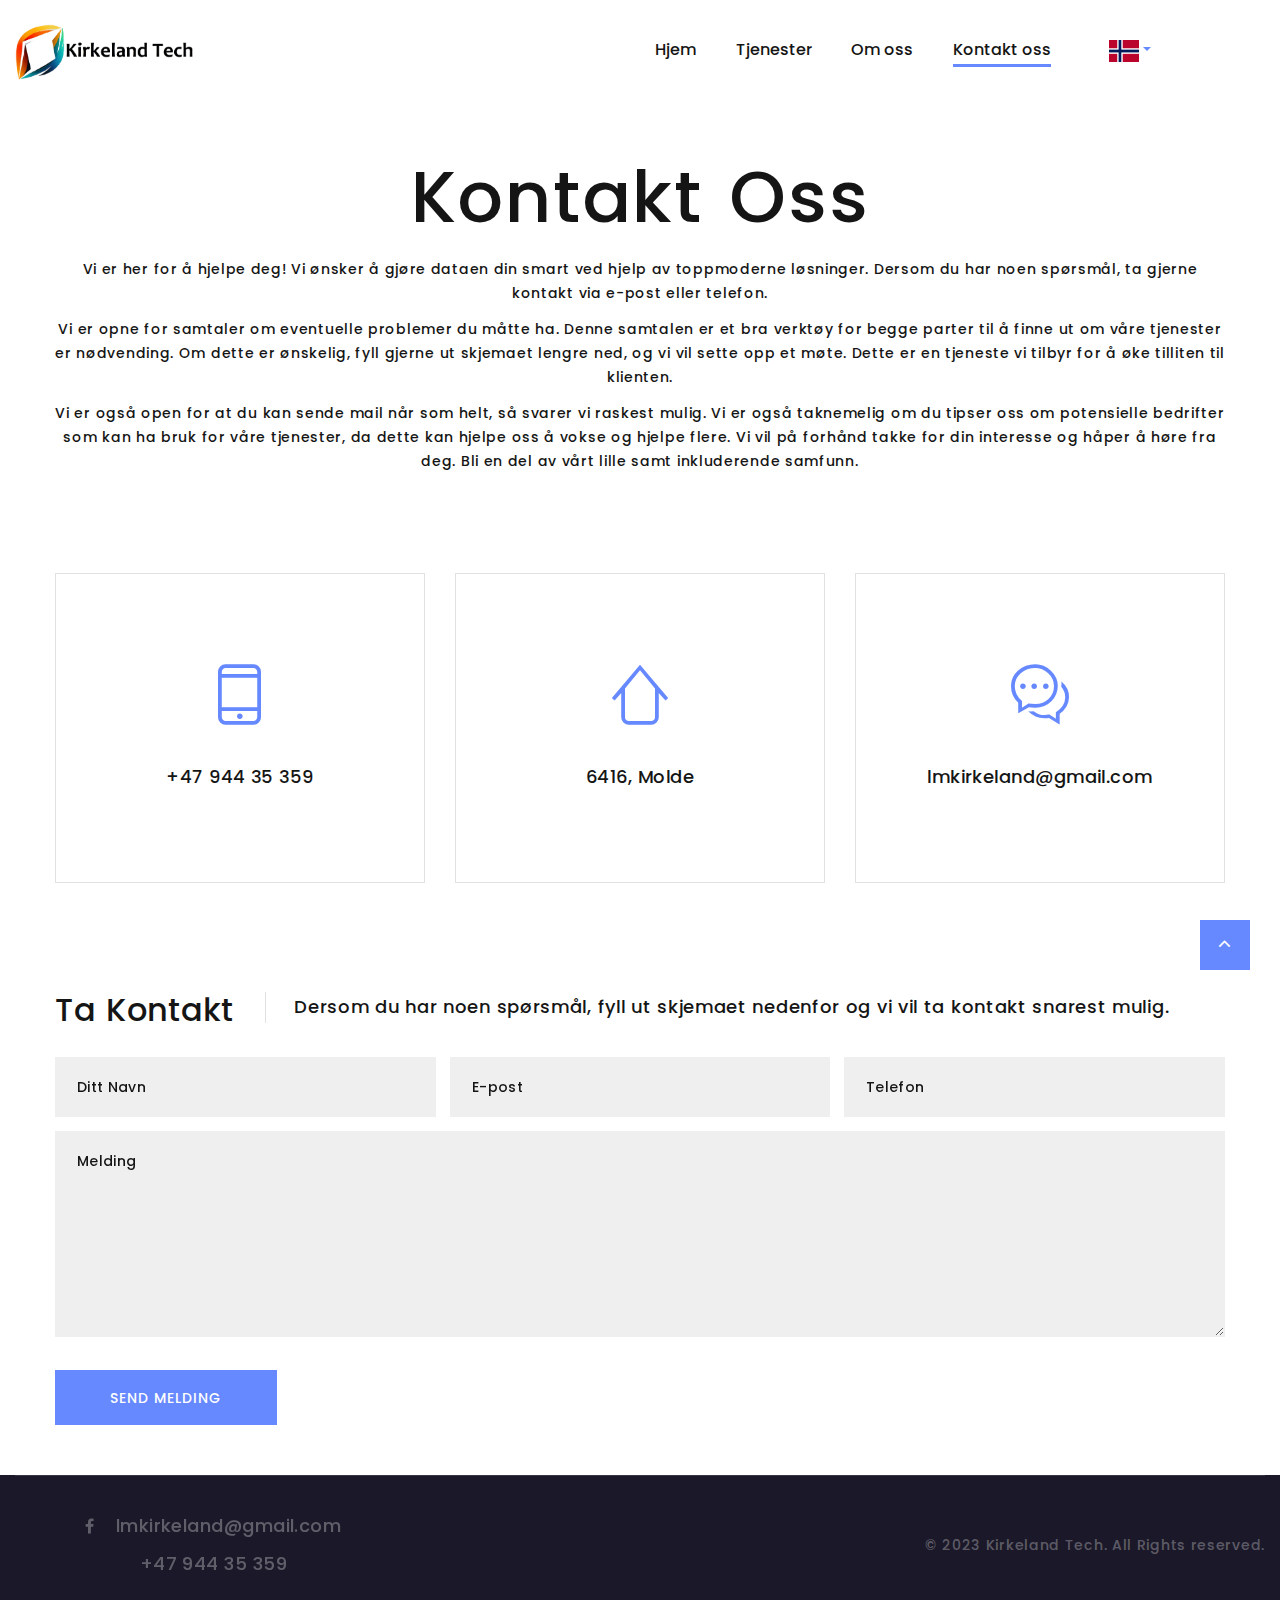
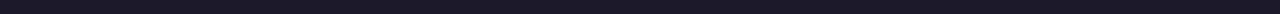
<file: no/contact.html>
<!DOCTYPE html>
<html class="wide wow-animation" lang="en">
  <head>
    <!-- Google tag (gtag.js) -->
    <script async src="https://www.googletagmanager.com/gtag/js?id=G-JKWT43E1L9"></script>
    <script>
      window.dataLayer = window.dataLayer || [];
      function gtag(){dataLayer.push(arguments);}
      gtag('js', new Date());

      gtag('config', 'G-JKWT43E1L9');
    </script>
    <title>Kontakt oss</title>
    <meta name="format-detection" content="telephone=no">
    <meta name="viewport" content="width=device-width, height=device-height, initial-scale=1.0, maximum-scale=1.0, user-scalable=0">
    <meta http-equiv="X-UA-Compatible" content="IE=edge">
    <meta charset="utf-8">
    <link rel="icon" href="../images/Logo1.png" type="image/x-icon">
    <!-- Stylesheets-->
    <link rel="stylesheet" type="text/css" href="//fonts.googleapis.com/css?family=Poppins:400,500,600%7CTeko:300,400,500%7CMaven+Pro:500">
    <link rel="stylesheet" href="../css/bootstrap.css">
    <link rel="stylesheet" href="../css/fonts.css">
    <link rel="stylesheet" href="../css/style.css">
    <style>.ie-panel{display: none;background: #212121;padding: 10px 0;box-shadow: 3px 3px 5px 0 rgba(0,0,0,.3);clear: both;text-align:center;position: relative;z-index: 1;} html.ie-10 .ie-panel, html.lt-ie-10 .ie-panel {display: block;}</style>
  </head>
  <body>
    <div class="preloader">
      <div class="preloader-body">
        <div class="cssload-container"><span></span><span></span><span></span><span></span>
        </div>
      </div>
    </div>
    <div class="page">
      <div id="home">
        <!-- Page Header-->
        <header class="section page-header">
          <!-- RD Navbar-->
          <div class="rd-navbar-wrap">
            <nav class="rd-navbar rd-navbar-classic" data-layout="rd-navbar-fixed" data-sm-layout="rd-navbar-fixed" data-md-layout="rd-navbar-fixed" data-md-device-layout="rd-navbar-fixed" data-lg-layout="rd-navbar-static" data-lg-device-layout="rd-navbar-fixed" data-xl-layout="rd-navbar-static" data-xl-device-layout="rd-navbar-static" data-xxl-layout="rd-navbar-static" data-xxl-device-layout="rd-navbar-static" data-lg-stick-up-offset="46px" data-xl-stick-up-offset="46px" data-xxl-stick-up-offset="46px" data-lg-stick-up="true" data-xl-stick-up="true" data-xxl-stick-up="true">
              <div class="rd-navbar-main-outer">
                <div class="rd-navbar-main">
                  <!-- RD Navbar Panel-->
                  <div class="rd-navbar-panel">
                    <!-- RD Navbar Toggle-->
                    <button class="rd-navbar-toggle" data-rd-navbar-toggle=".rd-navbar-nav-wrap"><span></span></button>
                    <!-- RD Navbar Brand-->
                    <div class="rd-navbar-brand"><a class="brand" href="../no"><img src="../images/Logo1_full (1).jpg" alt="" width="10" height="5"/></a></div>
                  </div>
                  <div class="rd-navbar-main-element">
                    <div class="rd-navbar-nav-wrap">
                      <ul class="rd-navbar-nav">
                        <li class="rd-nav-item"><a class="rd-nav-link" href="../no">Hjem</a></li>
                        <li class="rd-nav-item"><a class="rd-nav-link" href="service">Tjenester</a></li>
                        <li class="rd-nav-item"><a class="rd-nav-link" href="team">Om oss</a></li>
                        <li class="rd-nav-item active"><a class="rd-nav-link" href="#" onclick="return false;">Kontakt oss</a></li>
                        <li class="rd-nav-item">
                          <a href="#" class="dropdown-toggle" data-toggle="dropdown" role="button" aria-expanded="false">&nbsp;&nbsp;&nbsp;&nbsp;<img src="../images/Flag_of_Norway.png" width="30"></a><span class="caret"></span></a>
                          <ul class="dropdown-menu" role="menu">
                              <li>&nbsp;&nbsp;<a href="#" onclick="return false;"><img src="../images/Flag_of_Norway.png" width="30"></a>&nbsp;&nbsp;<a href="#" onclick="return false;">Norsk</a></li>
                              <li>&nbsp;&nbsp;<a href="../en/contact"><img src="../images/uk.png" width="30"></a>&nbsp;&nbsp;<a href="../en/contact">English</a></li>
                          </ul>
                        </li>
                      </ul>
                    </div>
                  </div>
                </div>
              </div>
            </nav>
          </div>
        </header>

        <section class="section section-sm bg-default">
          <div class = "container">
            <p><h1>Kontakt oss</h1></p>
            <p>Vi er her for å hjelpe deg! Vi ønsker å gjøre dataen din smart ved hjelp av toppmoderne løsninger. Dersom du har noen spørsmål, ta gjerne kontakt via e-post eller telefon.</p>
            <p>Vi er opne for samtaler om eventuelle problemer du måtte ha. Denne samtalen er et bra verktøy for begge parter til å finne ut om våre tjenester er nødvending. Om dette er ønskelig, fyll gjerne ut skjemaet lengre ned, og vi vil sette opp et møte. Dette er en tjeneste vi tilbyr for å øke tilliten til klienten.</p>
            <p>Vi er også open for at du kan sende mail når som helt, så svarer vi raskest mulig. Vi er også taknemelig om du tipser oss om potensielle bedrifter som kan ha bruk for våre tjenester, da dette kan hjelpe oss å vokse og hjelpe flere. Vi vil på forhånd takke for din interesse og håper å høre fra deg. Bli en del av vårt lille samt inkluderende samfunn.</p>
          </div>
        </section>



      <!-- Contact information-->
      <section class="section section-sm bg-default">
        <div class="container">
          <div class="row row-30 justify-content-center">
            <div class="col-sm-8 col-md-6 col-lg-4">
              <article class="box-contacts">
                <div class="box-contacts-body">
                  <div class="box-contacts-icon fl-bigmug-line-cellphone55"></div>
                  <div class="box-contacts-decor"></div>
                  <p class="box-contacts-link"><a href="tel:#">+47 944 35 359</a></p>
                </div>
              </article>
            </div>
            <div class="col-sm-8 col-md-6 col-lg-4">
              <article class="box-contacts">
                <div class="box-contacts-body">
                  <div class="box-contacts-icon fl-bigmug-line-up104"></div>
                  <div class="box-contacts-decor"></div>
                  <p class="box-contacts-link"><a href="#">6416, Molde</a></p>
                </div>
              </article>
            </div>
            <div class="col-sm-8 col-md-6 col-lg-4">
              <article class="box-contacts">
                <div class="box-contacts-body">
                  <div class="box-contacts-icon fl-bigmug-line-chat55"></div>
                  <div class="box-contacts-decor"></div>
                  <p class="box-contacts-link"><a href="mailto:lmkirkeland@gmail.com">lmkirkeland@gmail.com</a></p>
                </div>
              </article>
            </div>
          </div>
        </div>
      </section>

      <!-- Contact Form-->
      <section class="section section-sm text-left">
        <div class="container">
          <article class="title-classic">
            <div class="title-classic-title">
              <h3>Ta kontakt</h3>
            </div>
            <div class="title-classic-text">
              <p>Dersom du har noen spørsmål, fyll ut skjemaet nedenfor og vi vil ta kontakt snarest mulig.</p>
            </div>
          </article>
          <form class="rd-form" method="post" action="https://formspree.io/f/xeqwavdr">
            <div class="row row-14 gutters-14">
              <div class="col-md-4">
                <div class="form-wrap">
                  <input class="form-input" id="contact-your-name-2" type="text" name="name" data-constraints="@Required">
                  <label class="form-label" for="contact-your-name-2">Ditt Navn</label>
                </div>
              </div>
              <div class="col-md-4">
                <div class="form-wrap">
                  <input class="form-input" id="contact-email-2" type="email" name="email" data-constraints="@Email @Required">
                  <label class="form-label" for="contact-email-2">E-post</label>
                </div>
              </div>
              <div class="col-md-4">
                <div class="form-wrap">
                  <input class="form-input" id="contact-phone-2" type="text" name="phone" data-constraints="@Numeric">
                  <label class="form-label" for="contact-phone-2">Telefon</label>
                </div>
              </div>
              <div class="col-12">
                <div class="form-wrap">
                  <label class="form-label" for="contact-message-2">Melding</label>
                  <textarea class="form-input textarea-lg" id="contact-message-2" name="message" data-constraints="@Required"></textarea>
                </div>
              </div>
            </div>
            <button class="button button-primary button-pipaluk" type="submit">Send Melding</button>
          </form>
        </div>
      </section>

      <!-- Page Footer-->
      <footer class="section section-fluid footer-minimal context-dark">
        <div class="bg-gray-15">
          <div class="container-fluid">
            <div class="footer-minimal-bottom-panel text-sm-left">
              <div class="row row-10 align-items-md-center">
                <div class="col-sm-6 col-md-4 text-sm-right text-md-center">
                  <div>
                    <ul class="list-inline list-inline-sm footer-social-list-2">
                      <li><p><a class="icon fa fa-facebook" href="https://www.facebook.com/profile.php?id=100090104111855" target="_blank"></a></p></li>
                      <li><p class="box-contacts-link"><a href="mailto:lmkirkeland@gmail.com">lmkirkeland@gmail.com</a></p></li>
                      <li><p class="box-contacts-link"><a href="tel:+47 944 35 359">+47 944 35 359</a></p></li>
                    </ul>
                  </div>
                </div>
                <div class="col-sm-6 col-md-4 text-md-right">
                </div>
                <div class="col-sm-6 col-md-4 text-md-right"><span>© 2023 Kirkeland Tech. All Rights reserved.</span>
                </div>
                </div>
              </div>
            </div>
          </div>
        </div>
      </footer>
    </div>
    <div class="snackbars" id="form-output-global"></div>
    <script src="../js/core.min.js"></script>
    <script src="../js/script.js"></script>
  </body>
</html>
</file>
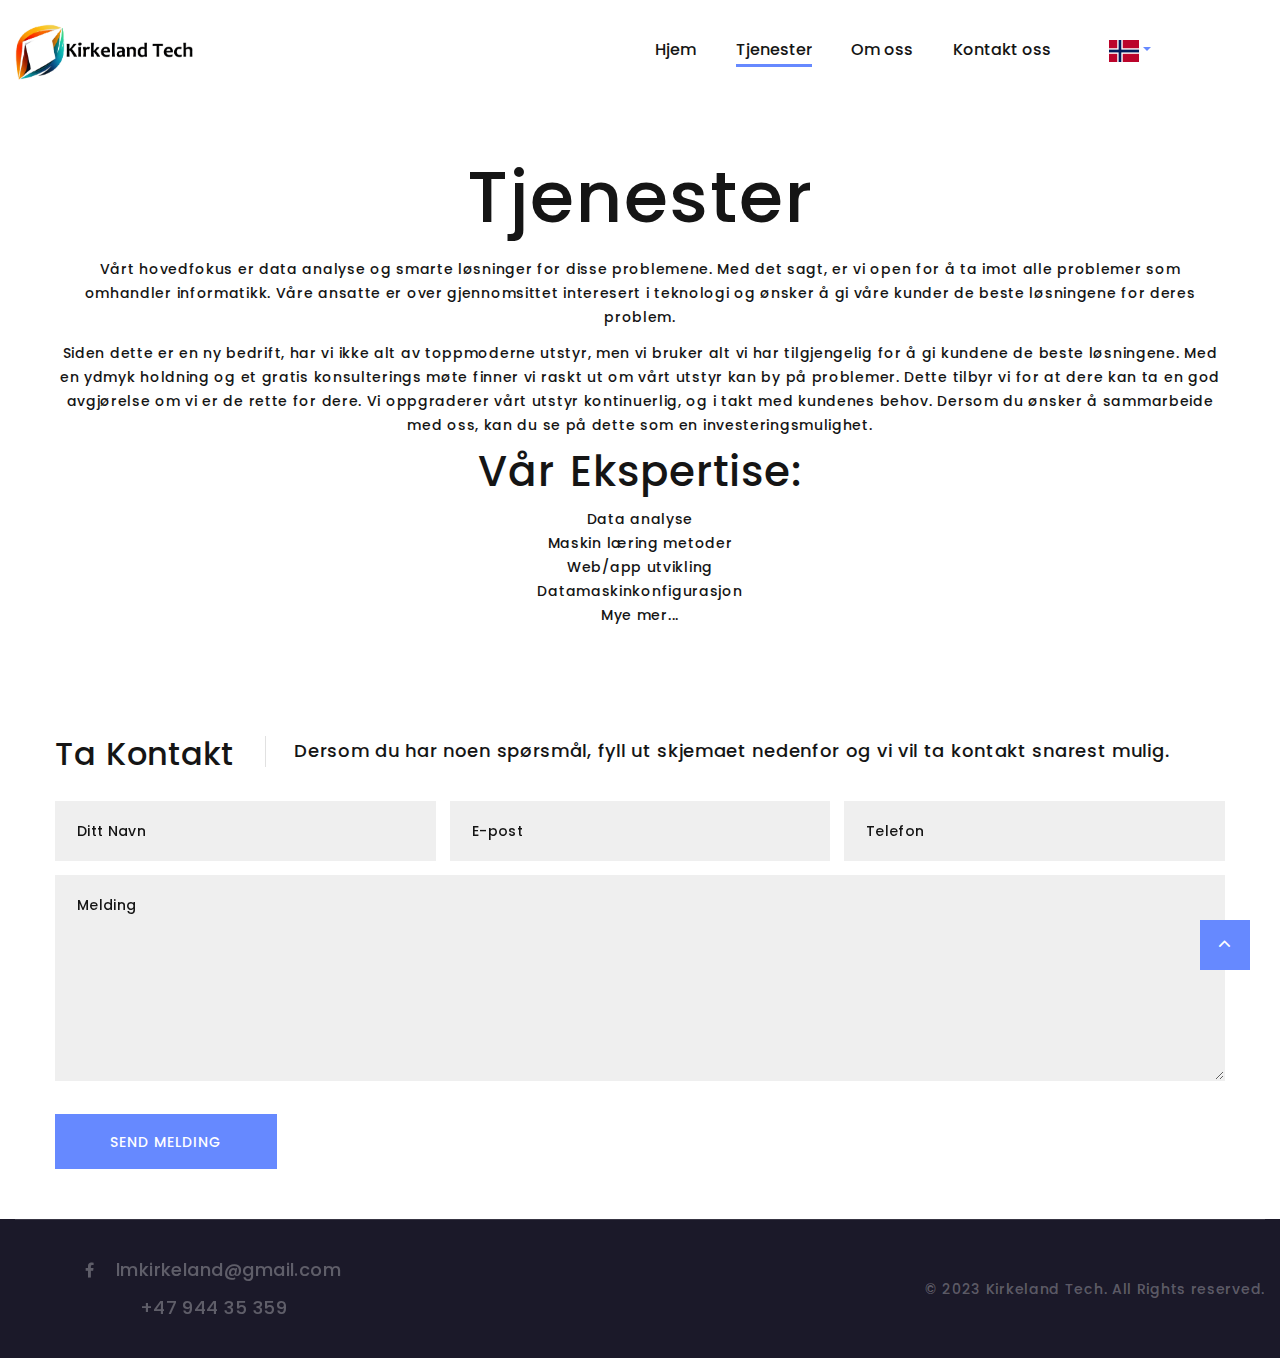
<file: no/service.html>
<!DOCTYPE html>
<html class="wide wow-animation" lang="en">
  <head>
    <!-- Google tag (gtag.js) -->
    <script async src="https://www.googletagmanager.com/gtag/js?id=G-JKWT43E1L9"></script>
    <script>
      window.dataLayer = window.dataLayer || [];
      function gtag(){dataLayer.push(arguments);}
      gtag('js', new Date());

      gtag('config', 'G-JKWT43E1L9');
    </script>
    <title>Tjenester</title>
    <meta name="format-detection" content="telephone=no">
    <meta name="viewport" content="width=device-width, height=device-height, initial-scale=1.0, maximum-scale=1.0, user-scalable=0">
    <meta http-equiv="X-UA-Compatible" content="IE=edge">
    <meta charset="utf-8">
    <link rel="icon" href="../images/Logo1.png" type="image/x-icon">
    <!-- Stylesheets-->
    <link rel="stylesheet" type="text/css" href="//fonts.googleapis.com/css?family=Poppins:400,500,600%7CTeko:300,400,500%7CMaven+Pro:500">
    <link rel="stylesheet" href="../css/bootstrap.css">
    <link rel="stylesheet" href="../css/fonts.css">
    <link rel="stylesheet" href="../css/style.css">
    <style>.ie-panel{display: none;background: #212121;padding: 10px 0;box-shadow: 3px 3px 5px 0 rgba(0,0,0,.3);clear: both;text-align:center;position: relative;z-index: 1;} html.ie-10 .ie-panel, html.lt-ie-10 .ie-panel {display: block;}</style>
  </head>
  <body>
    <div class="preloader">
      <div class="preloader-body">
        <div class="cssload-container"><span></span><span></span><span></span><span></span>
        </div>
      </div>
    </div>
    <div class="page">
      <div id="home">
        <!-- Page Header-->
        <header class="section page-header">
          <!-- RD Navbar-->
          <div class="rd-navbar-wrap">
            <nav class="rd-navbar rd-navbar-classic" data-layout="rd-navbar-fixed" data-sm-layout="rd-navbar-fixed" data-md-layout="rd-navbar-fixed" data-md-device-layout="rd-navbar-fixed" data-lg-layout="rd-navbar-static" data-lg-device-layout="rd-navbar-fixed" data-xl-layout="rd-navbar-static" data-xl-device-layout="rd-navbar-static" data-xxl-layout="rd-navbar-static" data-xxl-device-layout="rd-navbar-static" data-lg-stick-up-offset="46px" data-xl-stick-up-offset="46px" data-xxl-stick-up-offset="46px" data-lg-stick-up="true" data-xl-stick-up="true" data-xxl-stick-up="true">
              <div class="rd-navbar-main-outer">
                <div class="rd-navbar-main">
                  <!-- RD Navbar Panel-->
                  <div class="rd-navbar-panel">
                    <!-- RD Navbar Toggle-->
                    <button class="rd-navbar-toggle" data-rd-navbar-toggle=".rd-navbar-nav-wrap"><span></span></button>
                    <!-- RD Navbar Brand-->
                    <div class="rd-navbar-brand"><a class="brand" href="../no"><img src="../images/Logo1_full (1).jpg" alt="" width="10" height="5"/></a></div>
                  </div>
                  <div class="rd-navbar-main-element">
                    <div class="rd-navbar-nav-wrap">
                      <!-- RD Navbar Share 
                      <div class="rd-navbar-share fl-bigmug-line-share27" data-rd-navbar-toggle=".rd-navbar-share-list">
                        <ul class="list-inline rd-navbar-share-list">
                          <li class="rd-navbar-share-list-item"><a href="#"><img src="../images/Flag_of_Norway.png">NO</a></li>
                          <li class="rd-navbar-share-list-item"><a href="index"><img src="../images/uk.png">  EN </a></li>
                        </ul>
                      </div>-->
                      <ul class="rd-navbar-nav">
                        <li class="rd-nav-item"><a class="rd-nav-link" href="../no">Hjem</a></li>
                        <li class="rd-nav-item active"><a class="rd-nav-link" href="#" onclick="return false;">Tjenester</a></li>
                        <!--<li class="rd-nav-item"><a class="rd-nav-link" href="#projects">Projects</a></li>-->
                        <li class="rd-nav-item"><a class="rd-nav-link" href="team">Om oss</a></li>
                        <!--<li class="rd-nav-item"><a class="rd-nav-link" href="#news">News</a></li>-->
                        <li class="rd-nav-item"><a class="rd-nav-link" href="contact">Kontakt oss</a></li>
                        <li class="rd-nav-item">
                          <a href="#" class="dropdown-toggle" data-toggle="dropdown" role="button" aria-expanded="false">&nbsp;&nbsp;&nbsp;&nbsp;<img src="../images/Flag_of_Norway.png" width="30"></a><span class="caret"></span></a>
                          <ul class="dropdown-menu" role="menu">
                              <li>&nbsp;&nbsp;<a href="#" onclick="return false;"><img src="../images/Flag_of_Norway.png" width="30"></a>&nbsp;&nbsp;<a href="#" onclick="return false;">Norsk</a></li>
                              <li>&nbsp;&nbsp;<a href="../en/service"><img src="../images/uk.png" width="30"></a>&nbsp;&nbsp;<a href="../en/service">English</a></li>
                          </ul>
                        </li>
                      </ul>
                    </div>
                  </div>
                </div>
              </div>
            </nav>
          </div>
        </header>

        <section class="section section-sm bg-default">
          <div class = "container">
            <h1>Tjenester</h1>
            <p>Vårt hovedfokus er data analyse og smarte løsninger for disse problemene. Med det sagt, er vi open for å ta imot alle problemer som omhandler informatikk. Våre ansatte er over gjennomsittet interesert i teknologi og ønsker å gi våre kunder de beste løsningene for deres problem. </p>
            <p>Siden dette er en ny bedrift, har vi ikke alt av toppmoderne utstyr, men vi bruker alt vi har tilgjengelig for å gi kundene de beste løsningene. Med en ydmyk holdning og et gratis konsulterings møte finner vi raskt ut om vårt utstyr kan by på problemer. Dette tilbyr vi for at dere kan ta en god avgjørelse om vi er de rette for dere. Vi oppgraderer vårt utstyr kontinuerlig, og i takt med kundenes behov. Dersom du ønsker å sammarbeide med oss, kan du se på dette som en investeringsmulighet.</p>
          </div>
          <h2>Vår ekspertise:</h2>
          <ul>
            <li><p>Data analyse</p></li>
            <li><p>Maskin læring metoder</p></li>
            <li><p>Web/app utvikling</p></li>
            <li><p>Datamaskinkonfigurasjon</p></li>
            <li><p>Mye mer...</p></li>
          </ul>
        </section>

      <!-- Contact Form-->
      <section class="section section-sm text-left">
        <div class="container">
          <article class="title-classic">
            <div class="title-classic-title">
              <h3>Ta kontakt</h3>
            </div>
            <div class="title-classic-text">
              <p>Dersom du har noen spørsmål, fyll ut skjemaet nedenfor og vi vil ta kontakt snarest mulig.</p>
            </div>
          </article>
          <form class="rd-form" method="post" action="https://formspree.io/f/xeqwavdr">
            <div class="row row-14 gutters-14">
              <div class="col-md-4">
                <div class="form-wrap">
                  <input class="form-input" id="contact-your-name-2" type="text" name="name" data-constraints="@Required">
                  <label class="form-label" for="contact-your-name-2">Ditt Navn</label>
                </div>
              </div>
              <div class="col-md-4">
                <div class="form-wrap">
                  <input class="form-input" id="contact-email-2" type="email" name="email" data-constraints="@Email @Required">
                  <label class="form-label" for="contact-email-2">E-post</label>
                </div>
              </div>
              <div class="col-md-4">
                <div class="form-wrap">
                  <input class="form-input" id="contact-phone-2" type="text" name="phone" data-constraints="@Numeric">
                  <label class="form-label" for="contact-phone-2">Telefon</label>
                </div>
              </div>
              <div class="col-12">
                <div class="form-wrap">
                  <label class="form-label" for="contact-message-2">Melding</label>
                  <textarea class="form-input textarea-lg" id="contact-message-2" name="message" data-constraints="@Required"></textarea>
                </div>
              </div>
            </div>
            <button class="button button-primary button-pipaluk" type="submit">Send Melding</button>
          </form>
        </div>
      </section>

      <!-- Page Footer-->
      <footer class="section section-fluid footer-minimal context-dark">
        <div class="bg-gray-15">
          <div class="container-fluid">
            <div class="footer-minimal-bottom-panel text-sm-left">
              <div class="row row-10 align-items-md-center">
                <div class="col-sm-6 col-md-4 text-sm-right text-md-center">
                  <div>
                    <ul class="list-inline list-inline-sm footer-social-list-2">
                      <li><p><a class="icon fa fa-facebook" href="https://www.facebook.com/profile.php?id=100090104111855" target="_blank"></a></p></li>
                      <li><p class="box-contacts-link"><a href="mailto:lmkirkeland@gmail.com">lmkirkeland@gmail.com</a></p></li>
                      <li><p class="box-contacts-link"><a href="tel:+47 944 35 359">+47 944 35 359</a></p></li>
                      <!--<li><a class="icon fa fa-twitter" href="#"></a></li>
                      <li><a class="icon fa fa-google-plus" href="#"></a></li>
                      <li><a class="icon fa fa-instagram" href="https://www.instagram.com/leanderkirkeland/"></a></li>-->
                    </ul>
                  </div>
                </div>
                <div class="col-sm-6 col-md-4 text-md-right">
                </div>
                <div class="col-sm-6 col-md-4 text-md-right"><span>© 2023 Kirkeland Tech. All Rights reserved.</span>
                </div>
                </div>
              </div>
            </div>
          </div>
        </div>
      </footer>
    </div>

    <div class="snackbars" id="form-output-global"></div>
    <script src="../js/core.min.js"></script>
    <script src="../js/script.js"></script>
  </body>
</html>
</file>
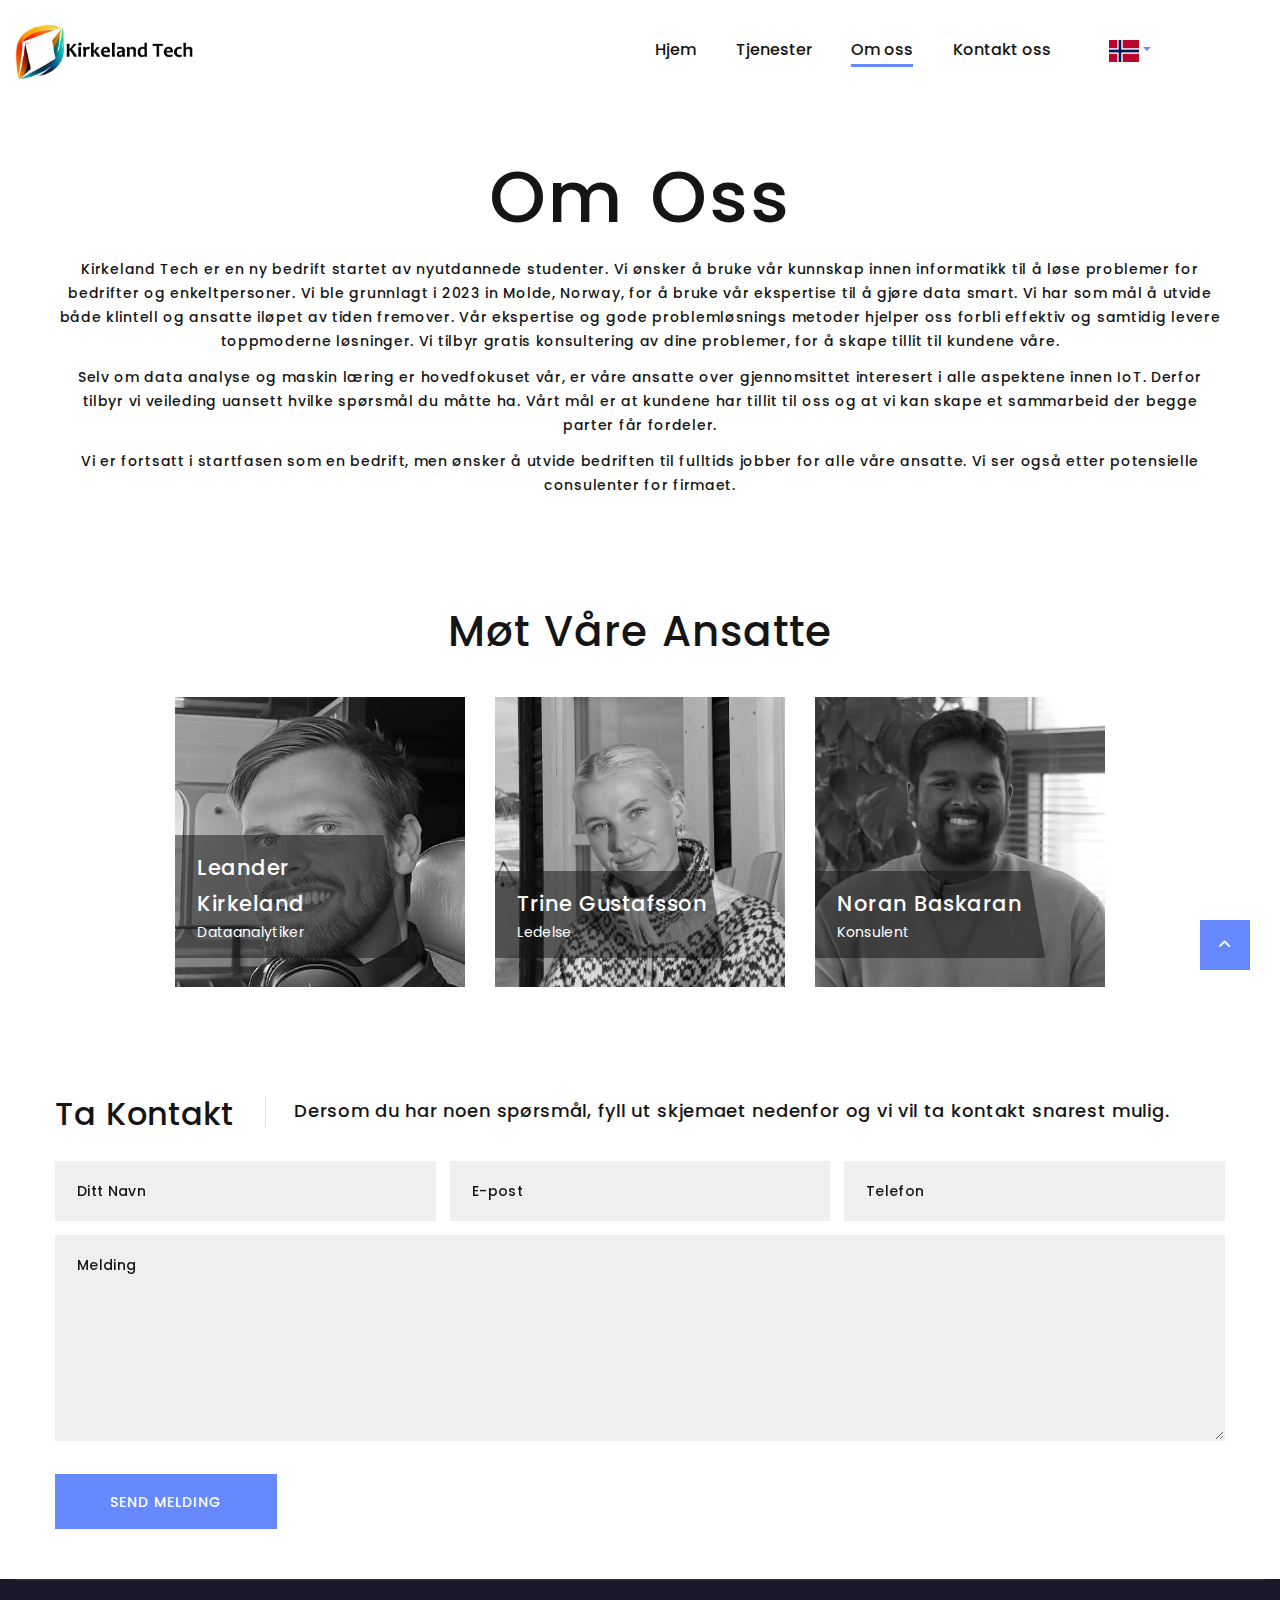
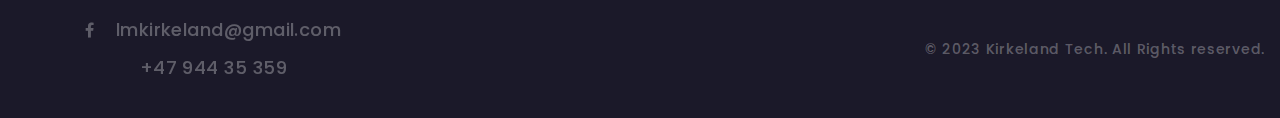
<file: no/team.html>
<!DOCTYPE html>
<html class="wide wow-animation" lang="en">
  <head>
    <!-- Google tag (gtag.js) -->
    <script async src="https://www.googletagmanager.com/gtag/js?id=G-JKWT43E1L9"></script>
    <script>
      window.dataLayer = window.dataLayer || [];
      function gtag(){dataLayer.push(arguments);}
      gtag('js', new Date());
      gtag('config', 'G-JKWT43E1L9');
    </script>
    <title>Om oss</title>
    <meta name="format-detection" content="telephone=no">
    <meta name="viewport" content="width=device-width, height=device-height, initial-scale=1.0, maximum-scale=1.0, user-scalable=0">
    <meta http-equiv="X-UA-Compatible" content="IE=edge">
    <meta charset="utf-8">
    <link rel="icon" href="../images/Logo1.png" type="image/x-icon">
    <!-- Stylesheets-->
    <link rel="stylesheet" type="text/css" href="//fonts.googleapis.com/css?family=Poppins:400,500,600%7CTeko:300,400,500%7CMaven+Pro:500">
    <link rel="stylesheet" href="../css/bootstrap.css">
    <link rel="stylesheet" href="../css/fonts.css">
    <link rel="stylesheet" href="../css/style.css">
    <style>.ie-panel{display: none;background: #212121;padding: 10px 0;box-shadow: 3px 3px 5px 0 rgba(0,0,0,.3);clear: both;text-align:center;position: relative;z-index: 1;} html.ie-10 .ie-panel, html.lt-ie-10 .ie-panel {display: block;}</style>
  </head>
  <body>
    <div class="preloader">
      <div class="preloader-body">
        <div class="cssload-container"><span></span><span></span><span></span><span></span>
        </div>
      </div>
    </div>
    <div class="page">
      <div id="home">
        <!-- Page Header-->
        <header class="section page-header">
          <!-- RD Navbar-->
          <div class="rd-navbar-wrap">
            <nav class="rd-navbar rd-navbar-classic" data-layout="rd-navbar-fixed" data-sm-layout="rd-navbar-fixed" data-md-layout="rd-navbar-fixed" data-md-device-layout="rd-navbar-fixed" data-lg-layout="rd-navbar-static" data-lg-device-layout="rd-navbar-fixed" data-xl-layout="rd-navbar-static" data-xl-device-layout="rd-navbar-static" data-xxl-layout="rd-navbar-static" data-xxl-device-layout="rd-navbar-static" data-lg-stick-up-offset="46px" data-xl-stick-up-offset="46px" data-xxl-stick-up-offset="46px" data-lg-stick-up="true" data-xl-stick-up="true" data-xxl-stick-up="true">
              <div class="rd-navbar-main-outer">
                <div class="rd-navbar-main">
                  <!-- RD Navbar Panel-->
                  <div class="rd-navbar-panel">
                    <!-- RD Navbar Toggle-->
                    <button class="rd-navbar-toggle" data-rd-navbar-toggle=".rd-navbar-nav-wrap"><span></span></button>
                    <!-- RD Navbar Brand-->
                    <div class="rd-navbar-brand"><a class="brand" href="../no"><img src="../images/Logo1_full (1).jpg" alt="" width="10" height="5"/></a></div>
                  </div>
                  <div class="rd-navbar-main-element">
                    <div class="rd-navbar-nav-wrap">
                      <!-- RD Navbar Share
                      <div class="rd-navbar-share fl-bigmug-line-share27" data-rd-navbar-toggle=".rd-navbar-share-list">
                        <ul class="list-inline rd-navbar-share-list">
                          <li class="rd-navbar-share-list-item"><a class="icon fa fa-facebook" href="#"></a></li>
                          <li class="rd-navbar-share-list-item"><a class="icon fa fa-twitter" href="#"></a></li>
                          <li class="rd-navbar-share-list-item"><a class="icon fa fa-google-plus" href="#"></a></li>
                          <li class="rd-navbar-share-list-item"><a class="icon fa fa-instagram" href="https://www.instagram.com/leanderkirkeland/"></a></li>
                        </ul>
                      </div>
                      -->
                      <ul class="rd-navbar-nav">
                        <li class="rd-nav-item"><a class="rd-nav-link" href="../no">Hjem</a></li>
                        <li class="rd-nav-item"><a class="rd-nav-link" href="service">Tjenester</a></li>
                        <!--<li class="rd-nav-item"><a class="rd-nav-link" href="#projects">Projects</a></li>-->
                        <li class="rd-nav-item active"><a class="rd-nav-link" href="team">Om oss</a></li>
                        <!--<li class="rd-nav-item"><a class="rd-nav-link" href="#news">News</a></li>-->
                        <li class="rd-nav-item"><a class="rd-nav-link" href="contact">Kontakt oss</a></li>
                        <li class="rd-nav-item">
                          <a href="#" class="dropdown-toggle" data-toggle="dropdown" role="button" aria-expanded="false">&nbsp;&nbsp;&nbsp;&nbsp;<img src="../images/Flag_of_Norway.png" width="30"></a><span class="caret"></span></a>
                          <ul class="dropdown-menu" role="menu">
                              <li>&nbsp;&nbsp;<a href="#" onclick="return false;"><img src="../images/Flag_of_Norway.png" width="30"></a>&nbsp;&nbsp;<a href="#" onclick="return false;">Norsk</a></li>
                              <li>&nbsp;&nbsp;<a href="../en/team"><img src="../images/uk.png" width="30"></a>&nbsp;&nbsp;<a href="../en/team">English</a></li>
                          </ul>
                        </li>
                      </ul>
                    </div>
                  </div>
                </div>
              </div>
            </nav>
          </div>
        </header>

        <section class="section section-sm bg-default">
            <div class="container">
              <h1>Om oss</h1>
              <p>Kirkeland Tech er en ny bedrift startet av nyutdannede studenter. Vi ønsker å bruke vår kunnskap innen informatikk til å løse problemer for bedrifter og enkeltpersoner. Vi ble grunnlagt i 2023 in Molde, Norway, for å bruke vår ekspertise til å gjøre data smart. Vi har som mål å utvide både klintell og ansatte iløpet av tiden fremover. Vår ekspertise og gode problemløsnings metoder hjelper oss forbli effektiv og samtidig levere toppmoderne løsninger. Vi tilbyr gratis konsultering av dine problemer, for å skape tillit til kundene våre. </p>
              <p>Selv om data analyse og maskin læring er hovedfokuset vår, er våre ansatte over gjennomsittet interesert i alle aspektene innen IoT. Derfor tilbyr vi veileding uansett hvilke spørsmål du måtte ha. Vårt mål er at kundene har tillit til oss og at vi kan skape et sammarbeid der begge parter får fordeler.</p>
              <p>Vi er fortsatt i startfasen som en bedrift, men ønsker å utvide bedriften til fulltids jobber for alle våre ansatte. Vi ser også etter potensielle consulenter for firmaet.</p>
            </div>
          </section>
          <section class="section section-sm section-fluid bg-default" id="team">
            <div class="container-fluid">
              <h2>Møt Våre Ansatte</h2>
              <div class="row row-sm row-30 justify-content-center">
                <div class="col-md-6 col-lg-5 col-xl-3 wow fadeInRight">
                  <!-- Team Classic-->
                  <article class="team-classic team-classic-lg"><a class="team-classic-figure" href="#LeanderInfo" data-toggle="modal" data-caption-animate="fadeInUp"><img src="../images/L1.jpg" alt="" width="420" height="424"/></a>
                    <div class="team-classic-caption">
                      <h4 class="team-classic-name"><a href="#LeanderInfo" data-toggle="modal" data-caption-animate="fadeInUp">Leander Kirkeland</a></h4>
                      <p class="team-classic-status">Dataanalytiker</p>
                    </div>
                  </article>
                </div>
                <div class="col-md-6 col-lg-5 col-xl-3 wow fadeInRight" data-wow-delay=".1s">
                  <!-- Team Classic-->
                  <article class="team-classic team-classic-lg"><a class="team-classic-figure" href="#TrineInfo" data-toggle="modal" data-caption-animate="fadeInUp" data-caption-delay="200"><img src="../images/T1.jpg" alt="" width="420" height="424"/></a>
                    <div class="team-classic-caption">
                      <h4 class="team-classic-name"><a href="#TrineInfo" data-toggle="modal" data-caption-animate="fadeInUp">Trine Gustafsson</a></h4>
                      <p class="team-classic-status">Ledelse</p>
                    </div>
                  </article>
                </div>
                <div class="col-md-6 col-lg-5 col-xl-3 wow fadeInRight" data-wow-delay=".2s">
                  <!-- Team Classic-->
                  <article class="team-classic team-classic-lg"><a class="team-classic-figure" href="#NoranInfo" data-toggle="modal" data-caption-animate="fadeInUp"><img src="../images/Noran1.jpg" alt="" width="420" height="424"/></a>
                    <div class="team-classic-caption">
                      <h4 class="team-classic-name"><a href="#NoranInfo" data-toggle="modal" data-caption-animate="fadeInUp">Noran Baskaran</a></h4>
                      <p class="team-classic-status">Konsulent</p>
                    </div>
                  </article>
                </div>
              </div>
            </div>
          </section>

      <!-- Contact Form-->
      <section class="section section-sm text-left">
        <div class="container">
          <article class="title-classic">
            <div class="title-classic-title">
              <h3>Ta kontakt</h3>
            </div>
            <div class="title-classic-text">
              <p>Dersom du har noen spørsmål, fyll ut skjemaet nedenfor og vi vil ta kontakt snarest mulig.</p>
            </div>
          </article>
          <form class="rd-form" method="post" action="https://formspree.io/f/xeqwavdr">
            <div class="row row-14 gutters-14">
              <div class="col-md-4">
                <div class="form-wrap">
                  <input class="form-input" id="contact-your-name-2" type="text" name="name" data-constraints="@Required">
                  <label class="form-label" for="contact-your-name-2">Ditt Navn</label>
                </div>
              </div>
              <div class="col-md-4">
                <div class="form-wrap">
                  <input class="form-input" id="contact-email-2" type="email" name="email" data-constraints="@Email @Required">
                  <label class="form-label" for="contact-email-2">E-post</label>
                </div>
              </div>
              <div class="col-md-4">
                <div class="form-wrap">
                  <input class="form-input" id="contact-phone-2" type="text" name="phone" data-constraints="@Numeric">
                  <label class="form-label" for="contact-phone-2">Telefon</label>
                </div>
              </div>
              <div class="col-12">
                <div class="form-wrap">
                  <label class="form-label" for="contact-message-2">Melding</label>
                  <textarea class="form-input textarea-lg" id="contact-message-2" name="message" data-constraints="@Required"></textarea>
                </div>
              </div>
            </div>
            <button class="button button-primary button-pipaluk" type="submit">Send Melding</button>
          </form>
        </div>
      </section>

      <!-- Page Footer-->
      <footer class="section section-fluid footer-minimal context-dark">
        <div class="bg-gray-15">
          <div class="container-fluid">
            <div class="footer-minimal-bottom-panel text-sm-left">
              <div class="row row-10 align-items-md-center">
                <div class="col-sm-6 col-md-4 text-sm-right text-md-center">
                  <div>
                    <ul class="list-inline list-inline-sm footer-social-list-2">
                      <li><p><a class="icon fa fa-facebook" href="https://www.facebook.com/profile.php?id=100090104111855" target="_blank"></a></p></li>
                      <li><p class="box-contacts-link"><a href="mailto:lmkirkeland@gmail.com">lmkirkeland@gmail.com</a></p></li>
                      <li><p class="box-contacts-link"><a href="tel:+47 944 35 359">+47 944 35 359</a></p></li>
                      <!--<li><a class="icon fa fa-twitter" href="#"></a></li>
                      <li><a class="icon fa fa-google-plus" href="#"></a></li>
                      <li><a class="icon fa fa-instagram" href="https://www.instagram.com/leanderkirkeland/"></a></li>-->
                    </ul>
                  </div>
                </div>
                <div class="col-sm-6 col-md-4 text-md-right">
                </div>
                <div class="col-sm-6 col-md-4 text-md-right"><span>© 2023 Kirkeland Tech. All Rights reserved.</span>
                </div>
                </div>
              </div>
            </div>
          </div>
        </div>
      </footer>

      <div class="modal fade" id="LeanderInfo" tabindex="-1" role="dialog" aria-hidden="true">
        <div class="modal-dialog" role="document">
          <div class="modal-content">
            <div class="modal-header">
              <h4>Leander Kirkeland</h4>
              <button class="close" type="button" data-dismiss="modal" aria-label="Close"><span aria-hidden="true"></span></button>
            </div>
            <div class="modal-body">
              <p>
                Leander har alltid hatt en drøm om å ha sin egen virksomhet. Dette selskapet er den første oppstarten han har opprettet. Leander er fra Midsund, en øy utenfor molde.
                Leander har en Mastergrad i energi, miljø og klima med fokus på maskinlæring og store dataanalyser. Hans rolle er at dette selskapet vil være å ta seg av all dataanalyse.
              </p>
            </div>
          </div>
        </div>
      </div>
      <div class="modal fade" id="TrineInfo" tabindex="-1" role="dialog" aria-hidden="true">
        <div class="modal-dialog" role="document">
          <div class="modal-content">
            <div class="modal-header">
              <h4>Trine Gustafsson</h4>
              <button class="close" type="button" data-dismiss="modal" aria-label="Close"><span aria-hidden="true"></span></button>
            </div>
            <div class="modal-body">
              <p>Trine har en Bachelor i økonomi og administrasjon. Hun jobber fulltid som regnskapsfører, og hennes rolle i selskapet er å administrere all fakturering.</p>
            </div>
          </div>
        </div>
      </div>
      <div class="modal fade" id="NoranInfo" tabindex="-1" role="dialog" aria-hidden="true">
        <div class="modal-dialog" role="document">
          <div class="modal-content">
            <div class="modal-header">
              <h4>Noran Baskaran</h4>
              <button class="close" type="button" data-dismiss="modal" aria-label="Close"><span aria-hidden="true"></span></button>
            </div>
            <div class="modal-body">
              <p>
                Noran Baskaran er fra Molde, Norge. Han går nå siste semester ved NTNU i Trondheim og skriver masteroppgave. Noran jobber også deltid som systemutvikler hos Sikt AS. I løpet av tiden i Trondheim har han jobbet med mange prosjekter, for det meste med webutvikling eller AI.</p>
            </div>
          </div>
        </div>
      </div>
    </div>
    <!-- Global Mailform Output-->
    <div class="snackbars" id="form-output-global"></div>
    <!-- Javascript-->
    <script src="../js/core.min.js"></script>
    <script src="../js/script.js"></script>
  </body>
</html>
</file>
<file: css/style.css>
@charset "UTF-8";
/*
* Trunk version 2.0.0
*/
/*
*
* Contexts
*/
a:focus,
button:focus {
	outline: none !important;
}

button::-moz-focus-inner {
	border: 0;
}

*:focus {
	outline: none;
}

blockquote {
	padding: 0;
	margin: 0;
}

input,
button,
select,
textarea {
	outline: none;
}

label {
	margin-bottom: 0;
}

p {
	margin: 0;
}

ul,
ol {
	list-style: none;
	padding: 0;
	margin: 0;
}

ul li,
ol li {
	display: block;
}

dl {
	margin: 0;
}

dt,
dd {
	line-height: inherit;
}

dt {
	font-weight: inherit;
}

dd {
	margin-bottom: 0;
}

cite {
	font-style: normal;
}

form {
	margin-bottom: 0;
}

blockquote {
	padding-left: 0;
	border-left: 0;
}

address {
	margin-top: 0;
	margin-bottom: 0;
}

figure {
	margin-bottom: 0;
}

html p a:hover {
	text-decoration: none;
}

/*
*
* Typography
*/
body {
	font-family: "Poppins", -apple-system, BlinkMacSystemFont, "Segoe UI", Roboto, "Helvetica Neue", Arial, sans-serif;
	font-size: 14px;
	line-height: 1.71429;
	font-weight: 500;
	letter-spacing: .05em;
	color: #151515;
	background-color: #ffffff;
	-webkit-text-size-adjust: none;
	-webkit-font-smoothing: subpixel-antialiased;
}

h1, h2, h3, h4, h5, h6, [class*='heading-'] {
	margin-top: 0;
	margin-bottom: 0;
	font-weight: 500;
	font-family: "Poppins", -apple-system, BlinkMacSystemFont, "Segoe UI", Roboto, "Helvetica Neue", Arial, sans-serif;
	color: #151515;
	text-transform: capitalize;
	letter-spacing: .024em;
	word-spacing: .05em;
}

h1 a, h2 a, h3 a, h4 a, h5 a, h6 a, [class*='heading-'] a {
	color: inherit;
}

h1 a:hover, h2 a:hover, h3 a:hover, h4 a:hover, h5 a:hover, h6 a:hover, [class*='heading-'] a:hover {
	color: #6689ff;
}

h1,
.heading-1 {
	word-spacing: .08em;
	font-size: 42px;
	line-height: 1.30556;
}

@media (min-width: 992px) {
	h1,
	.heading-1 {
		font-size: 72px;
	}
}

h2,
.heading-2 {
	font-size: 36px;
	line-height: 1.66667;
}

@media (min-width: 992px) {
	h2,
	.heading-2 {
		font-size: 42px;
	}
}

h3,
.heading-3 {
	font-size: 32px;
	line-height: 1.3125;
}

h4,
.heading-4 {
	font-size: 21px;
	line-height: 1.71429;
}

h5,
.heading-5 {
	font-size: 18px;
	line-height: 1.71429;
}

h6,
.heading-6 {
	font-size: 16px;
	line-height: 1.125;
	text-transform: uppercase;
}

small,
.small {
	display: block;
	font-size: 12px;
	line-height: 1.5;
}

mark,
.mark {
	padding: 2px 4px;
	color: #ffffff;
	background: #151515;
}

.big {
	font-size: 18px;
	line-height: 1.55556;
}

.lead {
	font-size: 24px;
	line-height: 34px;
	font-weight: 300;
}

code {
	padding: 10px 5px;
	border-radius: 0.2rem;
	font-size: 90%;
	color: #111111;
	background: #f2f2f2;
}

p [data-toggle='tooltip'] {
	color: #b7b7b7;
}

p [style*='max-width'] {
	display: inline-block;
}

/*
*
* Brand
*/
.brand {
	display: inline-block;
}

.brand .brand-logo-light {
	display: none;
}

.brand .brand-logo-dark {
	display: block;
}

/*
*
* Links
*/
a {
	transition: all 0.3s ease-in-out;
}

a, a:focus, a:active, a:hover {
	text-decoration: none;
}

a, a:focus, a:active {
	color: #6689ff;
}

a:hover {
	color: #1a4eff;
}

a[href*='tel'], a[href*='mailto'] {
	white-space: nowrap;
}

.link-hover {
	color: #1a4eff;
}

.link-press {
	color: #1a4eff;
}

.privacy-link {
	display: inline-block;
}

* + .privacy-link {
	margin-top: 40px;
}

.link-classic {
	display: inline-block;
	font-size: 18px;
	line-height: 1.334;
	letter-spacing: .1em;
	text-transform: uppercase;
	font-family: "Poppins", -apple-system, BlinkMacSystemFont, "Segoe UI", Roboto, "Helvetica Neue", Arial, sans-serif;
}

.link-classic, .link-classic:focus, .link-classic:active {
	color: rgba(21, 21, 21, 0.4);
}

.link-classic:hover {
	color: #151515;
}

.link-classic span {
	display: inline-flex;
	vertical-align: middle;
	align-items: center;
	justify-content: space-between;
	margin: 0 0 3px 10px;
	line-height: 24px;
	width: 25px;
	opacity: .13;
	transition: all .3s ease;
}

.link-classic span::before, .link-classic span::after {
	display: inline-block;
	vertical-align: middle;
	content: '';
	transition: inherit;
}

.link-classic span::before {
	height: 2px;
	flex-grow: 1;
	background-color: #151515;
}

.link-classic span::after {
	width: 0;
	height: 0;
	margin-left: 3px;
	border-style: solid;
	border-width: 3px 0 3px 6px;
	border-color: transparent transparent transparent #151515;
}

.link-classic:hover span {
	width: 40px;
	opacity: 1;
}

* + .link-classic {
	margin-top: 30px;
}

@media (min-width: 768px) {
	* + .link-classic {
		margin-top: 40px;
	}
}

@media (min-width: 992px) {
	.container + .link-classic {
		margin-top: 56px;
	}
}

.gallery-title,
.link-instafeed-3 {
	display: inline-block;
	min-width: 210px;
	padding: 4px 40px 10px;
	font-weight: 400;
	letter-spacing: .05em;
	background: #ffffff;
}

.gallery-title a, .gallery-title a:focus, .gallery-title a:active,
.link-instafeed-3 a,
.link-instafeed-3 a:focus,
.link-instafeed-3 a:active {
	color: #6689ff;
}

.gallery-title a:hover,
.link-instafeed-3 a:hover {
	color: #6689ff;
}

/*
*
* Blocks
*/
.block-center, .block-sm, .block-lg {
	margin-left: auto;
	margin-right: auto;
}

.block-sm {
	max-width: 560px;
}

.block-lg {
	max-width: 768px;
}

.block-center {
	padding: 10px;
}

.block-center:hover .block-center-header {
	background-color: #6689ff;
}

.block-center-title {
	background-color: #ffffff;
}

@media (max-width: 1599px) {
	.block-center {
		padding: 20px;
	}
	.block-center:hover .block-center-header {
		background-color: #ffffff;
	}
	.block-center-header {
		background-color: #6689ff;
	}
}

/*
*
* Boxes
*/
.box-icon-creative {
	text-align: left;
	max-width: 270px;
	margin-left: auto;
	margin-right: auto;
}

.box-icon-creative-2 .box-icon-creative-icon {
	color: #6689ff;
}

.box-icon-creative-2 .box-icon-creative-title a:hover {
	color: #6689ff;
}

.box-icon-creative-count {
	position: relative;
	left: 0;
	font-size: 80px;
	line-height: 0.675;
	font-weight: 300;
	letter-spacing: .025em;
	color: #f2f2f2;
	font-family: "Poppins", -apple-system, BlinkMacSystemFont, "Segoe UI", Roboto, "Helvetica Neue", Arial, sans-serif;
	transition: all .2s ease;
}

.box-icon-creative-header > * {
	display: inline-block;
	vertical-align: bottom;
}

.box-icon-creative-icon {
	position: relative;
	text-align: center;
	width: 64px;
	height: 64px;
	font-size: 36px;
	line-height: 64px;
	color: #6689ff;
}

.box-icon-creative-icon::after {
	position: absolute;
	content: '';
	top: 0;
	right: 0;
	bottom: 0;
	left: 0;
	border: 2px solid #151515;
	transition: all .3s ease;
}

.box-icon-creative-decor {
	position: relative;
	height: 43px;
	width: 54px;
	margin: 0 5px;
	border-top: 2px solid #151515;
	transition: all .2s ease;
}

.box-icon-creative-decor::before {
	position: absolute;
	content: '';
	top: 0;
	right: 0;
	height: 50%;
	width: 2px;
	background: #151515;
	transition: all .2s ease;
}

.box-icon-creative-title {
	font-weight: 400;
}

.box-icon-creative-title a, .box-icon-creative-title a:focus, .box-icon-creative-title a:active {
	color: inherit;
}

.box-icon-creative-title a:hover {
	color: #6689ff;
}

.box-icon-creative-text {
	letter-spacing: .025em;
	color: #9b9b9b;
}

@media (min-width: 992px) {
	.desktop .box-icon-creative:hover .box-icon-creative-icon::after {
		border-color: #6689ff;
		transform: rotate(32deg);
	}
	.desktop .box-icon-creative:hover .box-icon-creative-decor {
		border-color: #6689ff;
	}
	.desktop .box-icon-creative:hover .box-icon-creative-decor:before {
		height: 100%;
		background: #6689ff;
	}
	.desktop .box-icon-creative:hover .box-icon-creative-count {
		left: 4px;
		color: #6689ff;
	}
	.desktop .box-icon-creative-2:hover .box-icon-creative-icon::after {
		border-color: #6689ff;
	}
	.desktop .box-icon-creative-2:hover .box-icon-creative-decor {
		border-color: #6689ff;
	}
	.desktop .box-icon-creative-2:hover .box-icon-creative-decor:before {
		background: #6689ff;
	}
	.desktop .box-icon-creative-2:hover .box-icon-creative-count {
		color: #6689ff;
	}
}

* + .box-icon-creative-title {
	margin-top: 16px;
}

* + .box-icon-creative-text {
	margin-top: 10px;
}

@media (min-width: 1200px) {
	.box-icon-creative-text {
		max-width: 94%;
	}
}

.box-icon-modern {
	text-align: center;
	max-width: 370px;
	min-height: 100%;
	margin-left: auto;
	margin-right: auto;
	padding: 66px 15px 50px;
	background: #ffffff;
	box-shadow: 0 0 13px -4px rgba(0, 0, 0, 0.17);
	transition: all .3s ease;
}

.box-icon-modern-2 {
	padding-top: 42px;
	padding-bottom: 35px;
}

.box-icon-modern-2 .box-icon-modern-decor {
	margin-top: 18px;
	margin-bottom: 15px;
}

.box-icon-modern-2 .box-icon-modern-text {
	letter-spacing: .025em;
}

.box-icon-modern-2 * + .box-icon-modern-title {
	margin-top: 18px;
}

.box-icon-modern-3 {
	padding-top: 46px;
	padding-bottom: 30px;
}

.box-icon-modern-3 .box-icon-modern-decor {
	margin-top: 18px;
	margin-bottom: 15px;
}

.box-icon-modern-3 .box-icon-modern-text {
	letter-spacing: .025em;
}

.box-icon-modern-3 * + .box-icon-modern-title {
	margin-top: 28px;
}

.box-icon-modern-custom {
	display: flex;
	justify-content: center;
	align-items: center;
	min-height: 100%;
	padding-top: 36px;
	padding-bottom: 38px;
}

.box-icon-modern-icon {
	position: relative;
	font-size: 47px;
	line-height: 1;
	color: inherit;
	z-index: 1;
}

.box-icon-modern-icon::after {
	position: absolute;
	content: '';
	left: 50%;
	bottom: 9px;
	width: 0;
	height: 0;
	border-style: solid;
	border-width: 0 34.5px 60px 34.5px;
	border-color: transparent transparent #eaeaea transparent;
	transform: translate3d(-50%, 0, 0) rotate(15deg);
	transform-origin: 50% 80%;
	transition: all .3s ease;
	z-index: -1;
}

.box-icon-modern-title a, .box-icon-modern-title a:focus, .box-icon-modern-title a:active {
	color: inherit;
}

.box-icon-modern-title a:hover {
	color: #6689ff;
}

.box-icon-modern-big-title {
	line-height: 1.04;
}

.box-icon-modern-decor {
	position: relative;
	max-width: 126px;
	width: 100px;
	height: 2px;
	margin: 20px auto 22px;
}

.box-icon-modern-decor::before {
	position: absolute;
	content: '';
	height: 100%;
	left: 15px;
	right: 15px;
	background: #d7d7d7;
	transition: all .3s ease;
}

.box-icon-modern-decor::after {
	position: absolute;
	content: '';
	height: 100%;
	left: 50%;
	right: 50%;
	background: #a3b8ff;
	transition: all .3s ease;
}

.box-icon-modern-text {
	max-width: 320px;
	margin-left: auto;
	margin-right: auto;
}

* + .box-icon-modern-title {
	margin-top: 16px;
}

.box-icon-modern-decor + .button {
	margin-top: 8px;
}

.box-icon-modern-decor + .box-icon-modern-text {
	margin-top: 0;
}

@media (min-width: 992px) {
	.desktop .box-icon-modern:hover {
		box-shadow: 0 0 10px 0 rgba(0, 0, 0, 0.17);
	}
	.desktop .box-icon-modern:hover .box-icon-modern-icon:after {
		transform: translate3d(-50%, 0, 0) rotate(0deg);
	}
	.desktop .box-icon-modern:hover .box-icon-modern-title {
		letter-spacing: .1em;
	}
	.desktop .box-icon-modern:hover .box-icon-modern-decor::before {
		left: 50%;
		right: 50%;
		transition-duration: .2s;
	}
	.desktop .box-icon-modern:hover .box-icon-modern-decor::after {
		left: 0;
		right: 0;
	}
}

@media (min-width: 1200px) {
	.box-icon-modern-3 {
		padding: 66px 30px 50px;
	}
}

.ie-edge .box-icon-modern-custom,
.ie-10 .box-icon-modern-custom,
.ie-11 .box-icon-modern-custom {
	height: 100%;
}

.box-icon-classic {
	position: relative;
	display: flex;
	flex-direction: row;
	align-items: center;
	justify-content: center;
	padding: 30px 18px;
	min-height: 100%;
	background: #ffffff;
	transition: all .2s ease;
	z-index: 1;
}

.box-icon-classic::before {
	position: absolute;
	content: '';
	top: 0;
	right: 0;
	bottom: 0;
	left: 0;
	border: 8px solid #f4f4f4;
	transition: all .2s ease;
	z-index: -1;
}

.box-icon-classic-2 .box-icon-classic-icon {
	color: #6689ff;
}

.box-icon-classic-3::before {
	top: 8px;
	right: 8px;
	bottom: 8px;
	left: 8px;
	border: 1px solid #e1e1e1;
}

.box-icon-classic-3 .box-icon-classic-icon {
	color: #151515;
}

.box-icon-classic-icon {
	font-size: 36px;
	line-height: 1;
	color: #6689ff;
	transition: all .2s ease-in-out;
}

.box-icon-classic-title {
	font-weight: 400;
}

.box-icon-classic-title a, .box-icon-classic-title a:focus, .box-icon-classic-title a:active {
	color: inherit;
}

.box-icon-classic-title a:hover {
	color: #6689ff;
}

.box-icon-classic-text {
	color: #9b9b9b;
}

@media (min-width: 992px) {
	.desktop .box-icon-classic:hover {
		transition-delay: .1s;
		box-shadow: 0 0 10px 0 rgba(0, 0, 0, 0.17);
	}
	.desktop .box-icon-classic:hover::before {
		border-width: 0;
	}
	.desktop .box-icon-classic-3:hover {
		transition-delay: 0s;
	}
	.desktop .box-icon-classic-3:hover::before {
		border-width: 1px;
		top: 15px;
		right: 15px;
		bottom: 15px;
		left: 15px;
	}
	.desktop .box-icon-classic-3:hover .box-icon-classic-icon {
		color: #6689ff;
	}
}

* + .box-icon-classic-text {
	margin-top: 10px;
}

@media (min-width: 768px) {
	.box-icon-classic {
		padding-top: 54px;
		padding-bottom: 54px;
	}
}

.ie-edge .box-icon-classic,
.ie-10 .box-icon-classic,
.ie-11 .box-icon-classic {
	height: 100%;
}

.box-icon-leah {
	position: relative;
	text-align: left;
	padding: 20px 20px 30px;
	min-height: 100%;
	background: #efefef;
	transition: all .3s ease-in-out;
}

.box-icon-leah-2 {
	background: #ffffff;
}

.box-icon-leah-2 .box-icon-leah-count {
	color: #9b9b9b;
}

.box-icon-leah-2 .box-icon-leah-count::after {
	background: #efefef;
}

.box-icon-leah-icon {
	font-size: 42px;
	line-height: 1;
	color: #6689ff;
}

.box-icon-leah-title {
	font-weight: 400;
}

.box-icon-leah-count {
	position: absolute;
	text-align: center;
	top: 0;
	right: 0;
	padding: 6px 3px 0 7px;
	min-width: 45px;
	font-size: 36px;
	line-height: 1;
	font-weight: 400;
	letter-spacing: .05em;
	font-family: "Poppins", -apple-system, BlinkMacSystemFont, "Segoe UI", Roboto, "Helvetica Neue", Arial, sans-serif;
	text-transform: uppercase;
	color: #6689ff;
	transition: inherit;
	z-index: 1;
}

.box-icon-leah-count::before {
	display: inline-block;
	transition: transform .3s ease;
}

.box-icon-leah-count::after {
	position: absolute;
	content: '';
	top: -10px;
	right: -10px;
	bottom: 0;
	left: 0;
	background: #ffffff;
	pointer-events: none;
	z-index: -1;
}

.box-icon-leah-text {
	color: #9b9b9b;
}

* + .box-icon-leah-title {
	margin-top: 16px;
}

* + .box-icon-leah-text {
	margin-top: 10px;
}

@media (min-width: 992px) {
	.desktop .box-icon-leah:hover {
		box-shadow: 0 0 12px 0 rgba(0, 0, 0, 0.1);
	}
	.desktop .box-icon-leah:hover .box-icon-leah-count::before {
		transform: translate3d(0, -10px, 0);
	}
	.desktop .box-icon-leah-2:hover .box-icon-leah-count {
		color: #6689ff;
	}
}

@media (min-width: 1200px) {
	.box-icon-leah {
		padding-left: 30px;
		padding-right: 30px;
	}
}

.box-comment {
	text-align: left;
	padding-bottom: 45px;
	border-bottom: 1px solid #dddddd;
}

.box-comment .box-comment-time,
.box-comment .box-rating {
	margin-top: 4px;
}

.box-comment > .box-comment {
	margin-top: 30px;
	padding-top: 45px;
	padding-bottom: 0;
	border-bottom: none;
	border-top: 1px solid #dddddd;
}

.box-comment + .box-comment {
	margin-top: 45px;
}

.box-comment-figure {
	display: inline-block;
}

.box-comment-figure img {
	max-width: 119px;
}

.box-comment-author {
	font-size: 18px;
	font-weight: 500;
}

.box-comment-author a, .box-comment-author a:focus, .box-comment-author a:active {
	color: inherit;
}

.box-comment-author a:hover {
	color: #6689ff;
}

.box-comment-reply {
	position: relative;
	top: 2px;
	font-size: 16px;
	font-weight: 500;
	letter-spacing: .1em;
	text-transform: uppercase;
	font-family: "Poppins", -apple-system, BlinkMacSystemFont, "Segoe UI", Roboto, "Helvetica Neue", Arial, sans-serif;
}

.box-comment-reply::before {
	content: '|';
	color: #dddddd;
	padding-right: 13px;
}

.box-comment-reply a, .box-comment-reply a:focus, .box-comment-reply a:active {
	color: #6689ff;
}

.box-comment-reply a:hover {
	color: #6689ff;
}

.box-comment-time {
	font-size: 16px;
	line-height: 1;
	font-weight: 500;
	letter-spacing: .1em;
	text-transform: uppercase;
	font-family: "Poppins", -apple-system, BlinkMacSystemFont, "Segoe UI", Roboto, "Helvetica Neue", Arial, sans-serif;
	color: #9b9b9b;
}

@media (min-width: 768px) {
	.box-comment > .box-comment {
		margin-left: 145px;
	}
}

* + .box-comment {
	margin-top: 30px;
}

.box-comment + h5 {
	margin-top: 46px;
}

.box-contacts {
	text-align: center;
	display: flex;
	align-items: center;
	justify-content: center;
	min-height: 310px;
	box-shadow: 0 0 10px 0 rgba(0, 0, 0, 0.17);
	transition: all .3s ease;
}

.box-contacts-body {
	max-width: 250px;
}

.box-contacts-icon {
	font-size: 60px;
	line-height: 1;
	color: #6689ff;
}

.box-contacts-decor {
	margin: 30px auto;
	height: 2px;
	max-width: 100px;
	background: #6689ff;
	transition: all .3s ease-in-out;
}

.box-contacts-link {
	font-size: 18px;
	line-height: 1.67;
	letter-spacing: .025em;
}

.box-contacts-link a, .box-contacts-link a:focus, .box-contacts-link a:active {
	color: inherit;
}

.box-contacts-link a:hover {
	color: #6689ff;
}

@media (min-width: 992px) {
	.desktop .box-contacts {
		box-shadow: none;
		border: 1px solid #e1e1e1;
	}
	.desktop .box-contacts-decor {
		margin-top: 17px;
		margin-bottom: 17px;
		width: 0;
	}
	.desktop .box-contacts:hover {
		border-color: transparent;
		box-shadow: 0 0 10px 0 rgba(0, 0, 0, 0.17);
	}
	.desktop .box-contacts:hover .box-contacts-decor {
		margin-top: 30px;
		margin-bottom: 30px;
		width: 100%;
		transition: margin .3s ease, width .4s ease-in-out;
	}
}

.box-contacts-icon + .box-contacts-link {
	margin-top: 40px;
}

* + .box-contacts-link {
	margin-top: 0;
}

.ie-edge .box-contacts,
.ie-10 .box-contacts,
.ie-11 .box-contacts {
	height: 310px;
}

.box-pricing {
	position: relative;
	overflow: hidden;
	max-width: 370px;
	margin-left: auto;
	margin-right: auto;
	padding: 70px 15px 0;
	border-radius: 8px;
	box-shadow: 0 0 10px 0 rgba(0, 0, 0, 0.17);
}

.box-pricing .button {
	border-bottom-right-radius: 8px;
	border-bottom-left-radius: 8px;
}

.box-pricing-black {
	color: #ffffff;
	background: #1b1929;
}

.box-pricing-black .box-pricing-time,
.box-pricing-black .box-pricing-price,
.box-pricing-black .box-pricing-title {
	color: inherit;
}

.box-pricing-black .divider {
	background: rgba(225, 225, 225, 0.2);
}

.box-pricing-black .box-pricing-list > li {
	color: #5d6264;
}

.box-pricing-black .box-pricing-list > li::before {
	color: #5d6264;
}

.box-pricing-black .box-pricing-list > li.active {
	color: inherit;
}

.box-pricing-black .box-pricing-list > li.active::before {
	color: #6689ff;
}

.box-pricing-black .button-gray-4, .box-pricing-black .button-gray-4:focus {
	color: #ffffff;
	background-color: #494c51;
	border-color: #494c51;
}

.box-pricing-divider {
	position: relative;
	padding: 35px 0;
}

.box-pricing-divider > span {
	display: inline-block;
	position: absolute;
	top: 60%;
	left: 50%;
	font-size: 55px;
	line-height: 1;
	font-weight: 500;
	letter-spacing: .05em;
	text-transform: uppercase;
	font-family: "Poppins", -apple-system, BlinkMacSystemFont, "Segoe UI", Roboto, "Helvetica Neue", Arial, sans-serif;
	color: rgba(255, 255, 255, 0.05);
	transform: translate3d(-50%, -50%, 0);
	will-change: transform;
	white-space: nowrap;
}

.box-pricing-popular .box-pricing-badge {
	display: inline-block;
}

.box-pricing-body {
	max-width: 260px;
	margin-left: auto;
	margin-right: auto;
}

.box-pricing-title {
	letter-spacing: .1em;
	text-transform: uppercase;
}

.box-pricing-time {
	font-size: 14px;
	line-height: 1;
	font-weight: 500;
	letter-spacing: .2em;
	text-transform: uppercase;
	font-family: "Poppins", -apple-system, BlinkMacSystemFont, "Segoe UI", Roboto, "Helvetica Neue", Arial, sans-serif;
}

.box-pricing-button {
	margin-top: 40px;
	margin-left: -15px;
	margin-right: -15px;
}

.box-pricing-list {
	text-align: left;
}

.box-pricing-list > li {
	text-indent: -25px;
	padding-left: 25px;
	color: #9b9b9b;
}

.box-pricing-list > li::before {
	position: relative;
	display: inline-block;
	content: '\f00c';
	left: 0;
	top: 0;
	width: 25px;
	font-size: 14px;
	line-height: 1;
	text-indent: 0;
	font-family: "FontAwesome";
	color: #9b9b9b;
}

.box-pricing-list > li.active {
	color: #151515;
}

.box-pricing-list > li.active::before {
	color: #6689ff;
}

.box-pricing-list > li + li {
	margin-top: 14px;
}

.box-pricing-badge {
	position: absolute;
	top: 15px;
	right: 15px;
	display: none;
	padding: 8px 13px;
	font-size: 14px;
	line-height: 1;
	font-weight: 600;
	letter-spacing: .075em;
	text-transform: uppercase;
	font-family: "Poppins", -apple-system, BlinkMacSystemFont, "Segoe UI", Roboto, "Helvetica Neue", Arial, sans-serif;
	color: #ffffff;
	background: #6689ff;
	border-radius: 4px;
}

* + .box-pricing-price {
	margin-top: 4px;
}

* + .box-pricing-time {
	margin-top: 6px;
}

* + .box-pricing-list {
	margin-top: 30px;
}

.divider + .box-pricing-list {
	margin-top: 0;
}

.box-pricing-divider + .box-pricing-list {
	margin-top: 0;
}

@media (min-width: 576px) {
	.box-pricing-divider > span {
		font-size: 60px;
		color: rgba(255, 255, 255, 0.03);
	}
}

@media (min-width: 992px) {
	.box-pricing-divider > span {
		font-size: 68px;
	}
}

.box-sportlight {
	position: relative;
	text-align: left;
}

.box-sportlight-sm .box-sportlight-arrow {
	width: 50px;
	margin-left: 15px;
}

.box-sportlight-figure {
	display: block;
	overflow: hidden;
}

.box-sportlight-figure img {
	width: 100%;
	transition: all .3s ease;
}

.box-sportlight-caption {
	display: flex;
	align-items: center;
	justify-content: space-between;
	padding: 10px 15px;
	border-width: 0 1px 1px 1px;
	border-style: solid;
	border-color: #e1e1e1;
	background: #ffffff;
	transition: all .3s ease-in-out;
}

.box-sportlight-title {
	margin-top: 4px;
	font-weight: 400;
	letter-spacing: .025em;
}

.box-sportlight-arrow {
	display: flex;
	align-items: center;
	justify-content: flex-end;
	flex-shrink: 0;
	width: 88px;
	margin-left: 20px;
	font-size: 0;
	line-height: 0;
	transition: all .25s ease;
}

.box-sportlight-arrow::before, .box-sportlight-arrow::after {
	display: inline-block;
	vertical-align: middle;
	content: '';
	transition: all .3s ease-in-out;
}

.box-sportlight-arrow::before {
	height: 2px;
	width: 21px;
	margin-right: 4px;
	background-color: rgba(21, 21, 21, 0.21);
}

.box-sportlight-arrow::after {
	width: 0;
	height: 0;
	border-style: solid;
	border-width: 5px 0 5px 8px;
	border-color: transparent transparent transparent rgba(21, 21, 21, 0.21);
}

.box-sportlight-badge {
	position: absolute;
	overflow: hidden;
	padding: 6px 10px 3px 18px;
	top: 30px;
	right: 0;
	font-size: 27px;
	line-height: 1;
	font-weight: 400;
	letter-spacing: .025em;
	font-family: "Poppins", -apple-system, BlinkMacSystemFont, "Segoe UI", Roboto, "Helvetica Neue", Arial, sans-serif;
	text-transform: uppercase;
	color: #ffffff;
	z-index: 1;
}

.box-sportlight-badge::before {
	position: absolute;
	content: '';
	top: 0;
	right: 0;
	bottom: 0;
	left: 0;
	transform: skew(-10deg);
	transform-origin: 50% 100%;
	z-index: -1;
}

.box-sportlight-sale::before {
	background: #ff5e5e;
}

.box-sportlight-new::before {
	background: #82a3ff;
}

@media (min-width: 992px) {
	.desktop .box-sportlight-figure img {
		transform: scale(1.025);
		will-change: transform;
	}
	.desktop .box-sportlight:hover .box-sportlight-figure img {
		transform: none;
	}
	.desktop .box-sportlight:hover .box-sportlight-caption {
		background: #6689ff;
		border-color: #6689ff;
	}
	.desktop .box-sportlight:hover .box-sportlight-title {
		color: #ffffff;
		letter-spacing: .1em;
	}
	.desktop .box-sportlight:hover .box-sportlight-title a, .desktop .box-sportlight:hover .box-sportlight-title a:focus, .desktop .box-sportlight:hover .box-sportlight-title a:active {
		color: inherit;
	}
	.desktop .box-sportlight:hover .box-sportlight-title a:hover {
		color: rgba(255, 255, 255, 0.8);
	}
	.desktop .box-sportlight:hover .box-sportlight-arrow::before {
		width: 100%;
		background-color: #ffffff;
	}
	.desktop .box-sportlight:hover .box-sportlight-arrow::after {
		border-left-color: #ffffff;
	}
}

@media (min-width: 768px) {
	.box-sportlight-caption {
		padding-left: 20px;
		padding-right: 20px;
	}
}

@media (min-width: 992px) {
	.box-sportlight-caption {
		padding: 15px 20px 15px 30px;
	}
}

@media (min-width: 1200px) {
	.box-sportlight-caption {
		padding: 25px 22px 25px 38px;
	}
	.box-sportlight-title {
		margin-top: 5px;
		font-size: 21px;
		line-height: 1.71429;
		letter-spacing: .025em;
	}
}

.box-icon-ruby {
	position: relative;
	display: flex;
	flex-direction: row;
	align-items: center;
	justify-content: center;
	padding: 30px 16px;
	min-height: 100%;
	border: 1px solid #d7d7d7;
	transition: all .2s ease;
	z-index: 1;
}

.box-icon-ruby::before, .box-icon-ruby::after {
	position: absolute;
	content: '';
}

.box-icon-ruby::before {
	top: 6px;
	right: 6px;
	bottom: 6px;
	left: 6px;
	border: 1px solid #d7d7d7;
	transition: all .3s ease-in-out;
	z-index: -1;
}

.box-icon-ruby::after {
	top: 14px;
	right: 14px;
	bottom: 14px;
	left: 14px;
	background: #6689ff;
	visibility: hidden;
	opacity: 0;
	transition: all .3s ease;
	z-index: -2;
}

.box-icon-ruby-icon {
	font-size: 42px;
	line-height: 1;
	color: #7796ff;
}

.box-icon-ruby-title {
	font-weight: 400;
}

.box-icon-ruby-title a {
	transition-duration: .2s;
}

.box-icon-ruby-title a, .box-icon-ruby-title a:focus, .box-icon-ruby-title a:active {
	color: inherit;
}

.box-icon-ruby-title a:hover {
	color: rgba(255, 255, 255, 0.8);
}

.box-icon-ruby-text {
	color: #9b9b9b;
	letter-spacing: .075em;
}

.box-icon-ruby-text,
.box-icon-ruby-icon {
	transition: all .2s ease-in-out;
}

@media (min-width: 992px) {
	.desktop .box-icon-ruby:hover {
		border-color: #6689ff;
	}
	.desktop .box-icon-ruby:hover::before {
		border-color: rgba(255, 255, 255, 0.4);
	}
	.desktop .box-icon-ruby:hover::after {
		top: 0;
		right: 0;
		bottom: 0;
		left: 0;
		opacity: 1;
		visibility: visible;
	}
	.desktop .box-icon-ruby:hover .box-icon-ruby-text,
	.desktop .box-icon-ruby:hover .box-icon-ruby-icon,
	.desktop .box-icon-ruby:hover .box-icon-ruby-title {
		color: #ffffff;
	}
}

* + .box-icon-ruby-text {
	margin-top: 2px;
}

@media (min-width: 768px) {
	.box-icon-ruby {
		padding-top: 46px;
		padding-bottom: 46px;
	}
}

.ie-edge .box-icon-ruby,
.ie-10 .box-icon-ruby,
.ie-11 .box-icon-ruby {
	height: 100%;
}

.box-info {
	text-align: left;
	min-height: 100%;
	padding: 20px;
	border: 2px solid #111111;
}

.box-info-text {
	letter-spacing: .025em;
}

* + .box-info-text {
	margin-top: 12px;
}

* + .box-info-list {
	margin-top: 32px;
}

.box-info-list + .button {
	margin-top: 35px;
}

@media (min-width: 768px) {
	.box-info {
		padding: 42px 24px 32px 20px;
	}
}

.box-project {
	display: flex;
	align-items: center;
	max-width: 270px;
	margin-left: auto;
	margin-right: auto;
	min-height: 100%;
	text-align: center;
	padding: 30px 15px;
	border: 2px solid #252525;
}

.box-project-title {
	line-height: 1.042;
}

.box-project-title > span {
	color: #6689ff;
}

.box-project-text {
	letter-spacing: .025em;
}

* + .box-project-text {
	margin-top: 10px;
}

.box-project-text + .button {
	margin-top: 24px;
}

@media (min-width: 768px) {
	.box-project {
		text-align: left;
	}
}

@media (min-width: 992px) {
	.box-project-title {
		font-size: 40px;
		line-height: 0.88;
	}
}

@media (min-width: 1200px) {
	.box-project {
		padding-left: 40px;
	}
	.box-project-title {
		font-size: 32px;
		line-height: 1.3125;
	}
}

/*
* Element groups
*/
html .group {
	margin-bottom: -20px;
	margin-left: -15px;
}

html .group:empty {
	margin-bottom: 0;
	margin-left: 0;
}

html .group > * {
	display: inline-block;
	margin-top: 0;
	margin-bottom: 20px;
	margin-left: 15px;
}

html .group-xs {
	margin-bottom: -11px;
	margin-left: -9px;
}

html .group-xs:empty {
	margin-bottom: 0;
	margin-left: 0;
}

html .group-xs > * {
	display: inline-block;
	margin-top: 0;
	margin-bottom: 11px;
	margin-left: 9px;
}

html .group-sm {
	margin-bottom: -12px;
	margin-left: -12px;
}

html .group-sm:empty {
	margin-bottom: 0;
	margin-left: 0;
}

html .group-sm > * {
	display: inline-block;
	margin-top: 0;
	margin-bottom: 12px;
	margin-left: 12px;
}

html .group-md {
	margin-bottom: -17px;
	margin-left: -17px;
}

html .group-md:empty {
	margin-bottom: 0;
	margin-left: 0;
}

html .group-md > * {
	display: inline-block;
	margin-top: 0;
	margin-bottom: 17px;
	margin-left: 17px;
}

html .group-xmd {
	margin-bottom: -22px;
	margin-left: -22px;
}

html .group-xmd:empty {
	margin-bottom: 0;
	margin-left: 0;
}

html .group-xmd > * {
	display: inline-block;
	margin-top: 0;
	margin-bottom: 22px;
	margin-left: 22px;
}

html .group-lg {
	margin-bottom: -20px;
	margin-left: -30px;
}

html .group-lg:empty {
	margin-bottom: 0;
	margin-left: 0;
}

html .group-lg > * {
	display: inline-block;
	margin-top: 0;
	margin-bottom: 20px;
	margin-left: 30px;
}

html .group-xl {
	margin-bottom: -30px;
	margin-left: -30px;
}

html .group-xl:empty {
	margin-bottom: 0;
	margin-left: 0;
}

html .group-xl > * {
	display: inline-block;
	margin-top: 0;
	margin-bottom: 30px;
	margin-left: 30px;
}

html .group-justify {
	display: flex;
	flex-wrap: wrap;
	align-items: center;
	justify-content: space-between;
}

html .group-sm-justify {
	display: flex;
	flex-wrap: wrap;
	align-items: center;
	justify-content: center;
}

@media (min-width: 576px) {
	html .group-sm-justify {
		justify-content: space-between;
	}
}

html .group-lg-justify {
	display: flex;
	flex-wrap: wrap;
	align-items: center;
	justify-content: center;
}

@media (min-width: 992px) {
	html .group-lg-justify {
		justify-content: space-between;
	}
}

html .group-middle {
	display: flex;
	flex-wrap: wrap;
	align-items: center;
	justify-content: center;
}

@media (min-width: 768px) {
	html .group-middle {
		justify-content: flex-start;
	}
}

* + .group-sm {
	margin-top: 40px;
}

* + .group-md {
	margin-top: 40px;
}

* + .group-xl {
	margin-top: 40px;
}

.row + .group-md {
	margin-top: 35px;
}

/*
*
* Responsive units
*/
.unit {
	display: flex;
	flex: 0 1 100%;
	margin-bottom: -30px;
	margin-left: -20px;
}

.unit > * {
	margin-bottom: 30px;
	margin-left: 20px;
}

.unit:empty {
	margin-bottom: 0;
	margin-left: 0;
}

.unit-body {
	flex: 0 1 auto;
}

.unit-left,
.unit-right {
	flex: 0 0 auto;
	max-width: 100%;
}

.unit-spacing-xxs {
	margin-bottom: -8px;
	margin-left: -8px;
}

.unit-spacing-xxs > * {
	margin-bottom: 8px;
	margin-left: 8px;
}

.unit-spacing-xs {
	margin-bottom: -10px;
	margin-left: -12px;
}

.unit-spacing-xs > * {
	margin-bottom: 10px;
	margin-left: 12px;
}

.unit-spacing-sm {
	margin-bottom: -10px;
	margin-left: -16px;
}

.unit-spacing-sm > * {
	margin-bottom: 10px;
	margin-left: 16px;
}

.unit-spacing-md {
	margin-bottom: -20px;
	margin-left: -24px;
}

.unit-spacing-md > * {
	margin-bottom: 20px;
	margin-left: 24px;
}

.unit-spacing-lg {
	margin-bottom: -20px;
	margin-left: -30px;
}

.unit-spacing-lg > * {
	margin-bottom: 20px;
	margin-left: 30px;
}

/*
*
* Lists
*/
.list-inline > li {
	display: inline-block;
}

html .list-inline-sm {
	transform: translate3d(0, -8px, 0);
	margin-bottom: -8px;
	margin-left: -8px;
	margin-right: -8px;
}

html .list-inline-sm > * {
	margin-top: 8px;
	padding-left: 8px;
	padding-right: 8px;
}

html .list-inline-md {
	transform: translate3d(0, -8px, 0);
	margin-bottom: -8px;
	margin-left: -10px;
	margin-right: -10px;
}

html .list-inline-md > * {
	margin-top: 8px;
	padding-left: 10px;
	padding-right: 10px;
}

.list-terms dt + dd {
	margin-top: 10px;
}

.list-terms dd + dt {
	margin-top: 40px;
}

* + .list-terms {
	margin-top: 40px;
}

.index-list {
	counter-reset: li;
}

.index-list > li .list-index-counter:before {
	content: counter(li, decimal-leading-zero);
	counter-increment: li;
}

.list-marked {
	text-align: left;
}

.list-marked > li {
	text-indent: -25px;
	padding-left: 25px;
}

.list-marked > li::before {
	position: relative;
	display: inline-block;
	left: 0;
	top: 0;
	content: '';
	height: 9px;
	width: 9px;
	margin-right: 16px;
	border-radius: 50%;
	background: #d7d7d7;
}

.list-marked > li + li {
	margin-top: 10px;
}

.list-marked-2 {
	text-align: left;
}

.list-marked-2 > li {
	text-indent: -15px;
	padding-left: 15px;
}

.list-marked-2 > li::before {
	position: relative;
	display: inline-block;
	content: '';
	width: 0;
	height: 0;
	margin-right: 9px;
	border-style: solid;
	border-width: 4px 0 4px 6px;
	border-color: transparent transparent transparent rgba(21, 21, 21, 0.5);
}

.list-marked-2 > li + li {
	margin-top: 12px;
}

.list-marked-sm > li {
	text-indent: -15px;
	padding-left: 15px;
}

.list-marked-sm > li::before {
	height: 7px;
	width: 7px;
	margin-right: 8px;
}

.list-marked-md > li {
	text-indent: -18px;
	padding-left: 18px;
}

.list-marked-md > li::before {
	height: 8px;
	width: 8px;
	margin-right: 10px;
}

.list-marked-3 {
	text-align: left;
	font-size: 18px;
	line-height: 1;
	font-weight: 500;
	letter-spacing: .05em;
	text-transform: uppercase;
	color: #9fa3a7;
	font-family: "Poppins", -apple-system, BlinkMacSystemFont, "Segoe UI", Roboto, "Helvetica Neue", Arial, sans-serif;
}

.list-marked-3 > li {
	text-indent: -40px;
	padding-left: 40px;
}

.list-marked-3 > li::before {
	position: relative;
	display: inline-block;
	left: 0;
	top: -4px;
	content: '';
	height: 2px;
	width: 26px;
	margin-right: 14px;
	background: #151515;
}

.list-marked-3 > li + li {
	margin-top: 18px;
}

.list-marked-secondary > li::before {
	background: #6689ff;
}

.list-marked-primary > li::before {
	background: #6689ff;
}

* + .list-marked {
	margin-top: 15px;
}

p + .list-marked {
	margin-top: 10px;
}

.list-ordered {
	counter-reset: li;
	text-align: left;
}

.list-ordered > li {
	position: relative;
	text-indent: -18px;
	padding-left: 18px;
}

.list-ordered > li:before {
	content: counter(li, decimal) ".";
	counter-increment: li;
	display: inline-block;
	top: 0;
	left: 0;
	text-indent: 0;
	min-width: 18px;
	color: inherit;
}

.list-ordered > li + li {
	margin-top: 10px;
}

* + .list-ordered {
	margin-top: 15px;
}

.list-contacts {
	text-align: left;
	font-size: 0;
	line-height: 0;
}

.list-contacts .icon {
	text-align: center;
	min-width: 21px;
	font-size: 24px;
	line-height: 24px;
	color: #6689ff;
}

.list-contacts .fa-envelope {
	font-size: 20px;
}

.list-contacts a {
	display: inline-block;
	vertical-align: middle;
	font-size: 16px;
	line-height: 1.5;
	letter-spacing: .025em;
}

.list-contacts a, .list-contacts a:focus, .list-contacts a:active {
	color: #151515;
}

.list-contacts a:hover {
	color: #6689ff;
}

.list-contacts li + li {
	margin-top: 30px;
}

.list > li + li {
	margin-top: 10px;
}

.list-0 > li + li {
	margin-top: 0;
}

.list-xs > li + li {
	margin-top: 5px;
}

.list-sm > li + li {
	margin-top: 14px;
}

.list-md > li + li {
	margin-top: 18px;
}

.list-lg > li + li {
	margin-top: 25px;
}

.list-xl > li + li {
	margin-top: 40px;
}

.list-custom {
	display: inline-block;
}

@media (min-width: 576px) {
	.list-custom {
		columns: 2;
		break-inside: avoid;
		-moz-column-gap: 28px;
		-webkit-column-gap: 28px;
	}
	.list-custom li {
		display: inline-block;
		width: 100%;
	}
}

@media (min-width: 768px) {
	.list-custom {
		columns: 3;
	}
}

@media (min-width: 992px) {
	.list-custom {
		columns: 2;
	}
}

@media (min-width: 1200px) {
	.list-custom {
		columns: 3;
	}
}

p + .list-custom {
	margin-top: 30px;
}

@media (max-width: 991px) {
	.list-custom-2 {
		margin-left: -20px;
	}
	.list-custom-2 li {
		display: inline-block;
		margin-left: 20px;
	}
}

@media (min-width: 992px) {
	.list-custom-2 {
		columns: 2;
		break-inside: avoid;
		-moz-column-gap: 30px;
		-webkit-column-gap: 30px;
	}
}

/*
*
* Images
*/
img {
	display: inline-block;
	max-width: 100%;
	height: auto;
}

.img-responsive {
	width: 100%;
}

.img-circles {
	border-radius: 50%;
}

.figure-classic {
	position: relative;
	display: inline-block;
	margin-top: 16px;
}

.figure-classic::before {
	display: inline-block;
	position: absolute;
	content: '';
	top: 0;
	right: 0;
	bottom: 0;
	left: 0;
	border: 2px solid #363636;
	transition: all .3s ease;
	z-index: 0;
}

.figure-classic img {
	position: relative;
	transition: all .3s ease;
}

.figure-classic-left {
	margin-left: 16px;
}

.figure-classic-left::before {
	transform: translate3d(-16px, -16px, 0);
}

.figure-classic-right {
	margin-right: 16px;
}

.figure-classic-right::before {
	transform: translate3d(16px, -16px, 0);
}

@media (min-width: 992px) {
	.desktop .figure-classic:hover::before {
		transform: none;
	}
	.desktop .figure-classic-left:hover img {
		transform: translate3d(-16px, -16px, 0);
	}
	.desktop .figure-classic-right:hover img {
		transform: translate3d(16px, -16px, 0);
	}
}

@media (min-width: 768px) {
	.figure-classic {
		margin-top: 22px;
	}
	.figure-classic-left {
		margin-left: 22px;
	}
	.figure-classic-left::before {
		transform: translate3d(-22px, -22px, 0);
	}
	.figure-classic-right {
		margin-right: 22px;
	}
	.figure-classic-right::before {
		transform: translate3d(22px, -22px, 0);
	}
}

@media (min-width: 768px) and (min-width: 992px) {
	.desktop .figure-classic-left:hover img {
		transform: translate3d(-22px, -22px, 0);
	}
	.desktop .figure-classic-right:hover img {
		transform: translate3d(22px, -22px, 0);
	}
}

/*
*
* Icons
*/
.icon {
	display: inline-block;
	font-size: 16px;
	line-height: 1;
}

.icon::before {
	position: relative;
	display: inline-block;
	font-weight: 400;
	font-style: normal;
	speak: none;
	text-transform: none;
}

.icon-circle {
	border-radius: 50%;
}

/*
*
* Dividers
*/
hr {
	margin-top: 0;
	margin-bottom: 0;
	border-top: 1px solid #d7d7d7;
}

.divider {
	font-size: 0;
	line-height: 0;
	height: 1px;
	width: 100%;
	background: #e1e1e1;
}

.divider-30 {
	margin: 30px 0;
}

.divider-35 {
	margin: 35px 0;
}

.divider-40 {
	margin: 40px 0;
}

.divider + * {
	margin-top: 0;
}

.title-decoration-lines-left {
	position: relative;
	padding-left: 26px;
}

.title-decoration-lines-left::before {
	position: absolute;
	content: '';
	top: 0;
	left: 0;
	height: 100%;
	width: 4px;
	background: #d7d7d7;
}

.title-decoration-lines-bottom {
	position: relative;
	line-height: 1.2;
}

.title-decoration-lines-bottom span {
	display: block;
	font-size: 0;
	line-height: 0;
	margin-top: 20px;
}

.title-decoration-lines-bottom span::after {
	display: inline-block;
	content: '';
	bottom: 0;
	height: 4px;
	width: 70px;
	background: #6689ff;
}

@media (min-width: 576px) {
	.title-decoration-lines-bottom span {
		margin-top: 30px;
	}
}

.title-decoration-lines-left + p {
	margin-top: 25px;
}

.title-decoration-lines-bottom + p {
	margin-top: 30px;
}

.text-decoration-lines {
	position: relative;
	overflow: hidden;
	width: 100%;
}

.text-decoration-lines-content {
	position: relative;
	display: inline-block;
	padding: 0 16px;
	font-size: 18px;
	letter-spacing: .1em;
	color: #9b9b9b;
	font-family: "Poppins", -apple-system, BlinkMacSystemFont, "Segoe UI", Roboto, "Helvetica Neue", Arial, sans-serif;
	text-transform: uppercase;
}

.text-decoration-lines-content::before, .text-decoration-lines-content::after {
	position: absolute;
	content: '';
	top: calc(50% - 2px);
	height: 1px;
	width: 100vw;
	background: #e1e1e1;
}

.text-decoration-lines-content::before {
	left: 0;
	transform: translate3d(-100%, 0, 0);
}

.text-decoration-lines-content::after {
	right: 0;
	transform: translate3d(100%, 0, 0);
}

* + .text-decoration-lines {
	margin-top: 26px;
}

.text-decoration-lines + .rd-form {
	margin-top: 22px;
}

.title-decoration-lines {
	position: relative;
	overflow: hidden;
	width: 100%;
}

.title-decoration-lines-content {
	position: relative;
	display: inline-block;
	padding: 0 16px;
	letter-spacing: .075em;
}

.title-decoration-lines-content::before, .title-decoration-lines-content::after {
	position: absolute;
	content: '';
	top: calc(50% - 2px);
	height: 1px;
	width: 100vw;
	background: #d7d7d7;
}

.title-decoration-lines-content::before {
	left: 0;
	transform: translate3d(-100%, 0, 0);
}

.title-decoration-lines-content::after {
	right: 0;
	transform: translate3d(100%, 0, 0);
}

/*
*
* Buttons
*/
.button {
	position: relative;
	overflow: hidden;
	display: inline-block;
	min-width: 200px;
	padding: 17px 33px 15px;
	font-size: 14px;
	line-height: 1.34;
	border: 2px solid;
	font-family: "Poppins", -apple-system, BlinkMacSystemFont, "Segoe UI", Roboto, "Helvetica Neue", Arial, sans-serif;
	font-weight: 500;
	letter-spacing: 0.075em;
	text-transform: uppercase;
	white-space: nowrap;
	text-overflow: ellipsis;
	text-align: center;
	cursor: pointer;
	vertical-align: middle;
	user-select: none;
	transition: 250ms all ease-in-out;
}

.button-block {
	display: block;
	width: 100%;
}

.button-default, .button-default:focus {
	color: #cccccc;
	background-color: #2c343b;
	border-color: #2c343b;
}

.button-default:hover, .button-default:active {
	color: #ffffff;
	background-color: #6689ff;
	border-color: #6689ff;
}

.button-default.button-ujarak::before {
	background: #6689ff;
}

.button-default.button-pipaluk, .button-default.button-pipaluk:focus {
	background: transparent;
}

.button-default.button-pipaluk::before, .button-default.button-pipaluk:focus::before {
	background: #2c343b;
	border-color: #6689ff;
}

.button-default.button-pipaluk::after, .button-default.button-pipaluk:focus::after {
	border-color: #6689ff;
}

.button-default.button-pipaluk:hover, .button-default.button-pipaluk:active {
	color: #6689ff;
	background: transparent;
}

.button-default.button-wapasha, .button-default.button-wapasha:focus {
	color: #2c343b;
	background: transparent;
}

.button-default.button-wapasha::before, .button-default.button-wapasha:focus::before {
	border-color: #2c343b;
}

.button-default.button-wapasha::after, .button-default.button-wapasha:focus::after {
	border-color: #6689ff;
}

.button-default.button-wapasha:hover, .button-default.button-wapasha:active {
	color: #6689ff;
	background: transparent;
}

.button-primary, .button-primary:focus {
	color: #ffffff;
	background-color: #6689ff;
	border-color: #6689ff;
}

.button-primary:hover, .button-primary:active {
	color: #ffffff;
	background-color: #151515;
	border-color: #151515;
}

.button-primary.button-ujarak::before {
	background: #151515;
}

.button-primary.button-pipaluk, .button-primary.button-pipaluk:focus {
	background: transparent;
}

.button-primary.button-pipaluk::before, .button-primary.button-pipaluk:focus::before {
	background: #6689ff;
	border-color: #151515;
}

.button-primary.button-pipaluk::after, .button-primary.button-pipaluk:focus::after {
	border-color: #151515;
}

.button-primary.button-pipaluk:hover, .button-primary.button-pipaluk:active {
	color: #151515;
	background: transparent;
}

.button-primary.button-wapasha, .button-primary.button-wapasha:focus {
	color: #6689ff;
	background: transparent;
}

.button-primary.button-wapasha::before, .button-primary.button-wapasha:focus::before {
	border-color: #6689ff;
}

.button-primary.button-wapasha::after, .button-primary.button-wapasha:focus::after {
	border-color: #151515;
}

.button-primary.button-wapasha:hover, .button-primary.button-wapasha:active {
	color: #151515;
	background: transparent;
}

.button-primary-outline, .button-primary-outline:focus {
	color: #ffffff;
	background-color: #151515;
	border-color: #151515;
}

.button-primary-outline:hover, .button-primary-outline:active {
	color: #ffffff;
	background-color: #6689ff;
	border-color: #6689ff;
}

.button-primary-outline.button-ujarak::before {
	background: #6689ff;
}

.button-primary-outline.button-pipaluk, .button-primary-outline.button-pipaluk:focus {
	background: transparent;
}

.button-primary-outline.button-pipaluk::before, .button-primary-outline.button-pipaluk:focus::before {
	background: #151515;
	border-color: #6689ff;
}

.button-primary-outline.button-pipaluk::after, .button-primary-outline.button-pipaluk:focus::after {
	border-color: #6689ff;
}

.button-primary-outline.button-pipaluk:hover, .button-primary-outline.button-pipaluk:active {
	color: #6689ff;
	background: transparent;
}

.button-primary-outline.button-wapasha, .button-primary-outline.button-wapasha:focus {
	color: #151515;
	background: transparent;
}

.button-primary-outline.button-wapasha::before, .button-primary-outline.button-wapasha:focus::before {
	border-color: #151515;
}

.button-primary-outline.button-wapasha::after, .button-primary-outline.button-wapasha:focus::after {
	border-color: #6689ff;
}

.button-primary-outline.button-wapasha:hover, .button-primary-outline.button-wapasha:active {
	color: #6689ff;
	background: transparent;
}

.button-secondary, .button-secondary:focus {
	color: #ffffff;
	background-color: #6689ff;
	border-color: #6689ff;
}

.button-secondary:hover, .button-secondary:active {
	color: #ffffff;
	background-color: #151515;
	border-color: #151515;
}

.button-secondary.button-ujarak::before {
	background: #151515;
}

.button-secondary.button-pipaluk, .button-secondary.button-pipaluk:focus {
	background: transparent;
}

.button-secondary.button-pipaluk::before, .button-secondary.button-pipaluk:focus::before {
	background: #6689ff;
	border-color: #151515;
}

.button-secondary.button-pipaluk::after, .button-secondary.button-pipaluk:focus::after {
	border-color: #151515;
}

.button-secondary.button-pipaluk:hover, .button-secondary.button-pipaluk:active {
	color: #151515;
	background: transparent;
}

.button-secondary.button-wapasha, .button-secondary.button-wapasha:focus {
	color: #6689ff;
	background: transparent;
}

.button-secondary.button-wapasha::before, .button-secondary.button-wapasha:focus::before {
	border-color: #6689ff;
}

.button-secondary.button-wapasha::after, .button-secondary.button-wapasha:focus::after {
	border-color: #151515;
}

.button-secondary.button-wapasha:hover, .button-secondary.button-wapasha:active {
	color: #151515;
	background: transparent;
}

.button-secondary-4, .button-secondary-4:focus {
	color: #ffffff;
	background-color: #6285ff;
	border-color: #6285ff;
}

.button-secondary-4:hover, .button-secondary-4:active {
	color: #ffffff;
	background-color: #151515;
	border-color: #151515;
}

.button-secondary-4.button-ujarak::before {
	background: #151515;
}

.button-secondary-4.button-pipaluk, .button-secondary-4.button-pipaluk:focus {
	background: transparent;
}

.button-secondary-4.button-pipaluk::before, .button-secondary-4.button-pipaluk:focus::before {
	background: #6285ff;
	border-color: #151515;
}

.button-secondary-4.button-pipaluk::after, .button-secondary-4.button-pipaluk:focus::after {
	border-color: #151515;
}

.button-secondary-4.button-pipaluk:hover, .button-secondary-4.button-pipaluk:active {
	color: #151515;
	background: transparent;
}

.button-secondary-4.button-wapasha, .button-secondary-4.button-wapasha:focus {
	color: #6285ff;
	background: transparent;
}

.button-secondary-4.button-wapasha::before, .button-secondary-4.button-wapasha:focus::before {
	border-color: #6285ff;
}

.button-secondary-4.button-wapasha::after, .button-secondary-4.button-wapasha:focus::after {
	border-color: #151515;
}

.button-secondary-4.button-wapasha:hover, .button-secondary-4.button-wapasha:active {
	color: #151515;
	background: transparent;
}

.button-white, .button-white:focus {
	color: #151515;
	background-color: #ffffff;
	border-color: #ffffff;
}

.button-white:hover, .button-white:active {
	color: #ffffff;
	background-color: #6689ff;
	border-color: #6689ff;
}

.button-white.button-ujarak::before {
	background: #6689ff;
}

.button-white.button-pipaluk, .button-white.button-pipaluk:focus {
	background: transparent;
}

.button-white.button-pipaluk::before, .button-white.button-pipaluk:focus::before {
	background: #ffffff;
	border-color: #6689ff;
}

.button-white.button-pipaluk::after, .button-white.button-pipaluk:focus::after {
	border-color: #6689ff;
}

.button-white.button-pipaluk:hover, .button-white.button-pipaluk:active {
	color: #6689ff;
	background: transparent;
}

.button-white.button-wapasha, .button-white.button-wapasha:focus {
	color: #ffffff;
	background: transparent;
}

.button-white.button-wapasha::before, .button-white.button-wapasha:focus::before {
	border-color: #ffffff;
}

.button-white.button-wapasha::after, .button-white.button-wapasha:focus::after {
	border-color: #6689ff;
}

.button-white.button-wapasha:hover, .button-white.button-wapasha:active {
	color: #6689ff;
	background: transparent;
}

.button-gray-100, .button-gray-100:focus {
	color: #151515;
	background-color: #f2f2f2;
	border-color: #f2f2f2;
}

.button-gray-100:hover, .button-gray-100:active {
	color: #151515;
	background-color: #e5e5e5;
	border-color: #e5e5e5;
}

.button-gray-100.button-ujarak::before {
	background: #e5e5e5;
}

.button-gray-100.button-pipaluk, .button-gray-100.button-pipaluk:focus {
	background: transparent;
}

.button-gray-100.button-pipaluk::before, .button-gray-100.button-pipaluk:focus::before {
	background: #f2f2f2;
	border-color: #e5e5e5;
}

.button-gray-100.button-pipaluk::after, .button-gray-100.button-pipaluk:focus::after {
	border-color: #e5e5e5;
}

.button-gray-100.button-pipaluk:hover, .button-gray-100.button-pipaluk:active {
	color: #e5e5e5;
	background: transparent;
}

.button-gray-100.button-wapasha, .button-gray-100.button-wapasha:focus {
	color: #f2f2f2;
	background: transparent;
}

.button-gray-100.button-wapasha::before, .button-gray-100.button-wapasha:focus::before {
	border-color: #f2f2f2;
}

.button-gray-100.button-wapasha::after, .button-gray-100.button-wapasha:focus::after {
	border-color: #e5e5e5;
}

.button-gray-100.button-wapasha:hover, .button-gray-100.button-wapasha:active {
	color: #e5e5e5;
	background: transparent;
}

.button-gray-4, .button-gray-4:focus {
	color: #151515;
	background-color: #efefef;
	border-color: #efefef;
}

.button-gray-4:hover, .button-gray-4:active {
	color: #ffffff;
	background-color: #151515;
	border-color: #151515;
}

.button-gray-4.button-ujarak::before {
	background: #151515;
}

.button-gray-4.button-pipaluk, .button-gray-4.button-pipaluk:focus {
	background: transparent;
}

.button-gray-4.button-pipaluk::before, .button-gray-4.button-pipaluk:focus::before {
	background: #efefef;
	border-color: #151515;
}

.button-gray-4.button-pipaluk::after, .button-gray-4.button-pipaluk:focus::after {
	border-color: #151515;
}

.button-gray-4.button-pipaluk:hover, .button-gray-4.button-pipaluk:active {
	color: #151515;
	background: transparent;
}

.button-gray-4.button-wapasha, .button-gray-4.button-wapasha:focus {
	color: #efefef;
	background: transparent;
}

.button-gray-4.button-wapasha::before, .button-gray-4.button-wapasha:focus::before {
	border-color: #efefef;
}

.button-gray-4.button-wapasha::after, .button-gray-4.button-wapasha:focus::after {
	border-color: #151515;
}

.button-gray-4.button-wapasha:hover, .button-gray-4.button-wapasha:active {
	color: #151515;
	background: transparent;
}

.button-gray-7, .button-gray-7:focus {
	color: #ffffff;
	background-color: #414141;
	border-color: #414141;
}

.button-gray-7:hover, .button-gray-7:active {
	color: #151515;
	background-color: #ffffff;
	border-color: #ffffff;
}

.button-gray-7.button-ujarak::before {
	background: #ffffff;
}

.button-gray-7.button-pipaluk, .button-gray-7.button-pipaluk:focus {
	background: transparent;
}

.button-gray-7.button-pipaluk::before, .button-gray-7.button-pipaluk:focus::before {
	background: #414141;
	border-color: #ffffff;
}

.button-gray-7.button-pipaluk::after, .button-gray-7.button-pipaluk:focus::after {
	border-color: #ffffff;
}

.button-gray-7.button-pipaluk:hover, .button-gray-7.button-pipaluk:active {
	color: #ffffff;
	background: transparent;
}

.button-gray-7.button-wapasha, .button-gray-7.button-wapasha:focus {
	color: #414141;
	background: transparent;
}

.button-gray-7.button-wapasha::before, .button-gray-7.button-wapasha:focus::before {
	border-color: #414141;
}

.button-gray-7.button-wapasha::after, .button-gray-7.button-wapasha:focus::after {
	border-color: #ffffff;
}

.button-gray-7.button-wapasha:hover, .button-gray-7.button-wapasha:active {
	color: #ffffff;
	background: transparent;
}

.button-gray-8, .button-gray-8:focus {
	color: #ffffff;
	background-color: #353535;
	border-color: #353535;
}

.button-gray-8:hover, .button-gray-8:active {
	color: #ffffff;
	background-color: #6689ff;
	border-color: #6689ff;
}

.button-gray-8.button-ujarak::before {
	background: #6689ff;
}

.button-gray-8.button-pipaluk, .button-gray-8.button-pipaluk:focus {
	background: transparent;
}

.button-gray-8.button-pipaluk::before, .button-gray-8.button-pipaluk:focus::before {
	background: #353535;
	border-color: #6689ff;
}

.button-gray-8.button-pipaluk::after, .button-gray-8.button-pipaluk:focus::after {
	border-color: #6689ff;
}

.button-gray-8.button-pipaluk:hover, .button-gray-8.button-pipaluk:active {
	color: #6689ff;
	background: transparent;
}

.button-gray-8.button-wapasha, .button-gray-8.button-wapasha:focus {
	color: #353535;
	background: transparent;
}

.button-gray-8.button-wapasha::before, .button-gray-8.button-wapasha:focus::before {
	border-color: #353535;
}

.button-gray-8.button-wapasha::after, .button-gray-8.button-wapasha:focus::after {
	border-color: #6689ff;
}

.button-gray-8.button-wapasha:hover, .button-gray-8.button-wapasha:active {
	color: #6689ff;
	background: transparent;
}

.button-gray-11, .button-gray-11:focus {
	color: #ffffff;
	background-color: #303233;
	border-color: #303233;
}

.button-gray-11:hover, .button-gray-11:active {
	color: #151515;
	background-color: #ffffff;
	border-color: #ffffff;
}

.button-gray-11.button-ujarak::before {
	background: #ffffff;
}

.button-gray-11.button-pipaluk, .button-gray-11.button-pipaluk:focus {
	background: transparent;
}

.button-gray-11.button-pipaluk::before, .button-gray-11.button-pipaluk:focus::before {
	background: #303233;
	border-color: #ffffff;
}

.button-gray-11.button-pipaluk::after, .button-gray-11.button-pipaluk:focus::after {
	border-color: #ffffff;
}

.button-gray-11.button-pipaluk:hover, .button-gray-11.button-pipaluk:active {
	color: #ffffff;
	background: transparent;
}

.button-gray-11.button-wapasha, .button-gray-11.button-wapasha:focus {
	color: #303233;
	background: transparent;
}

.button-gray-11.button-wapasha::before, .button-gray-11.button-wapasha:focus::before {
	border-color: #303233;
}

.button-gray-11.button-wapasha::after, .button-gray-11.button-wapasha:focus::after {
	border-color: #ffffff;
}

.button-gray-11.button-wapasha:hover, .button-gray-11.button-wapasha:active {
	color: #ffffff;
	background: transparent;
}

.button-gray-14, .button-gray-14:focus {
	color: #ffffff;
	background-color: #2f2f2f;
	border-color: #2f2f2f;
}

.button-gray-14:hover, .button-gray-14:active {
	color: #151515;
	background-color: #ffffff;
	border-color: #ffffff;
}

.button-gray-14.button-ujarak::before {
	background: #ffffff;
}

.button-gray-14.button-pipaluk, .button-gray-14.button-pipaluk:focus {
	background: transparent;
}

.button-gray-14.button-pipaluk::before, .button-gray-14.button-pipaluk:focus::before {
	background: #2f2f2f;
	border-color: #ffffff;
}

.button-gray-14.button-pipaluk::after, .button-gray-14.button-pipaluk:focus::after {
	border-color: #ffffff;
}

.button-gray-14.button-pipaluk:hover, .button-gray-14.button-pipaluk:active {
	color: #ffffff;
	background: transparent;
}

.button-gray-14.button-wapasha, .button-gray-14.button-wapasha:focus {
	color: #2f2f2f;
	background: transparent;
}

.button-gray-14.button-wapasha::before, .button-gray-14.button-wapasha:focus::before {
	border-color: #2f2f2f;
}

.button-gray-14.button-wapasha::after, .button-gray-14.button-wapasha:focus::after {
	border-color: #ffffff;
}

.button-gray-14.button-wapasha:hover, .button-gray-14.button-wapasha:active {
	color: #ffffff;
	background: transparent;
}

.button-gray-31, .button-gray-31:focus {
	color: #ffffff;
	background-color: #53575b;
	border-color: #53575b;
}

.button-gray-31:hover, .button-gray-31:active {
	color: #ffffff;
	background-color: #151515;
	border-color: #151515;
}

.button-gray-31.button-ujarak::before {
	background: #151515;
}

.button-gray-31.button-pipaluk, .button-gray-31.button-pipaluk:focus {
	background: transparent;
}

.button-gray-31.button-pipaluk::before, .button-gray-31.button-pipaluk:focus::before {
	background: #53575b;
	border-color: #151515;
}

.button-gray-31.button-pipaluk::after, .button-gray-31.button-pipaluk:focus::after {
	border-color: #151515;
}

.button-gray-31.button-pipaluk:hover, .button-gray-31.button-pipaluk:active {
	color: #151515;
	background: transparent;
}

.button-gray-31.button-wapasha, .button-gray-31.button-wapasha:focus {
	color: #53575b;
	background: transparent;
}

.button-gray-31.button-wapasha::before, .button-gray-31.button-wapasha:focus::before {
	border-color: #53575b;
}

.button-gray-31.button-wapasha::after, .button-gray-31.button-wapasha:focus::after {
	border-color: #151515;
}

.button-gray-31.button-wapasha:hover, .button-gray-31.button-wapasha:active {
	color: #151515;
	background: transparent;
}

.button-gray-32, .button-gray-32:focus {
	color: #ffffff;
	background-color: #292929;
	border-color: #292929;
}

.button-gray-32:hover, .button-gray-32:active {
	color: #ffffff;
	background-color: #151515;
	border-color: #151515;
}

.button-gray-32.button-ujarak::before {
	background: #151515;
}

.button-gray-32.button-pipaluk, .button-gray-32.button-pipaluk:focus {
	background: transparent;
}

.button-gray-32.button-pipaluk::before, .button-gray-32.button-pipaluk:focus::before {
	background: #292929;
	border-color: #151515;
}

.button-gray-32.button-pipaluk::after, .button-gray-32.button-pipaluk:focus::after {
	border-color: #151515;
}

.button-gray-32.button-pipaluk:hover, .button-gray-32.button-pipaluk:active {
	color: #151515;
	background: transparent;
}

.button-gray-32.button-wapasha, .button-gray-32.button-wapasha:focus {
	color: #292929;
	background: transparent;
}

.button-gray-32.button-wapasha::before, .button-gray-32.button-wapasha:focus::before {
	border-color: #292929;
}

.button-gray-32.button-wapasha::after, .button-gray-32.button-wapasha:focus::after {
	border-color: #151515;
}

.button-gray-32.button-wapasha:hover, .button-gray-32.button-wapasha:active {
	color: #151515;
	background: transparent;
}

.button-default-outline, .button-default-outline:focus {
	color: #151515;
	background-color: transparent;
	border-color: #151515;
}

.button-default-outline:hover, .button-default-outline:active {
	color: #ffffff;
	background-color: #6689ff;
	border-color: #6689ff;
}

.button-default-outline.button-ujarak::before {
	background: #6689ff;
}

.button-default-outline.button-pipaluk, .button-default-outline.button-pipaluk:focus {
	background: transparent;
}

.button-default-outline.button-pipaluk::before, .button-default-outline.button-pipaluk:focus::before {
	background: transparent;
	border-color: #6689ff;
}

.button-default-outline.button-pipaluk::after, .button-default-outline.button-pipaluk:focus::after {
	border-color: #6689ff;
}

.button-default-outline.button-pipaluk:hover, .button-default-outline.button-pipaluk:active {
	color: #6689ff;
	background: transparent;
}

.button-default-outline.button-wapasha, .button-default-outline.button-wapasha:focus {
	color: #151515;
	background: transparent;
}

.button-default-outline.button-wapasha::before, .button-default-outline.button-wapasha:focus::before {
	border-color: #151515;
}

.button-default-outline.button-wapasha::after, .button-default-outline.button-wapasha:focus::after {
	border-color: #6689ff;
}

.button-default-outline.button-wapasha:hover, .button-default-outline.button-wapasha:active {
	color: #6689ff;
	background: transparent;
}

.button-default-outline-2, .button-default-outline-2:focus {
	color: #151515;
	background-color: transparent;
	border-color: #151515;
}

.button-default-outline-2:hover, .button-default-outline-2:active {
	color: #ffffff;
	background-color: #6689ff;
	border-color: #6689ff;
}

.button-default-outline-2.button-ujarak::before {
	background: #6689ff;
}

.button-default-outline-2.button-pipaluk, .button-default-outline-2.button-pipaluk:focus {
	background: transparent;
}

.button-default-outline-2.button-pipaluk::before, .button-default-outline-2.button-pipaluk:focus::before {
	background: transparent;
	border-color: #6689ff;
}

.button-default-outline-2.button-pipaluk::after, .button-default-outline-2.button-pipaluk:focus::after {
	border-color: #6689ff;
}

.button-default-outline-2.button-pipaluk:hover, .button-default-outline-2.button-pipaluk:active {
	color: #6689ff;
	background: transparent;
}

.button-default-outline-2.button-wapasha, .button-default-outline-2.button-wapasha:focus {
	color: #151515;
	background: transparent;
}

.button-default-outline-2.button-wapasha::before, .button-default-outline-2.button-wapasha:focus::before {
	border-color: #151515;
}

.button-default-outline-2.button-wapasha::after, .button-default-outline-2.button-wapasha:focus::after {
	border-color: #6689ff;
}

.button-default-outline-2.button-wapasha:hover, .button-default-outline-2.button-wapasha:active {
	color: #6689ff;
	background: transparent;
}

.button-white-outline, .button-white-outline:focus {
	color: #ffffff;
	background-color: transparent;
	border-color: #ffffff;
}

.button-white-outline:hover, .button-white-outline:active {
	color: #ffffff;
	background-color: #6689ff;
	border-color: #6689ff;
}

.button-white-outline.button-ujarak::before {
	background: #6689ff;
}

.button-white-outline.button-pipaluk, .button-white-outline.button-pipaluk:focus {
	background: transparent;
}

.button-white-outline.button-pipaluk::before, .button-white-outline.button-pipaluk:focus::before {
	background: transparent;
	border-color: #6689ff;
}

.button-white-outline.button-pipaluk::after, .button-white-outline.button-pipaluk:focus::after {
	border-color: #6689ff;
}

.button-white-outline.button-pipaluk:hover, .button-white-outline.button-pipaluk:active {
	color: #6689ff;
	background: transparent;
}

.button-white-outline.button-wapasha, .button-white-outline.button-wapasha:focus {
	color: #ffffff;
	background: transparent;
}

.button-white-outline.button-wapasha::before, .button-white-outline.button-wapasha:focus::before {
	border-color: #ffffff;
}

.button-white-outline.button-wapasha::after, .button-white-outline.button-wapasha:focus::after {
	border-color: #6689ff;
}

.button-white-outline.button-wapasha:hover, .button-white-outline.button-wapasha:active {
	color: #6689ff;
	background: transparent;
}

.button-ghost {
	border: 0;
	background-color: transparent;
}

.button-ghost:hover {
	color: #ffffff;
	background: #6689ff;
}

.button-facebook, .button-facebook:focus {
	color: #ffffff;
	background-color: #6576ad;
	border-color: #6576ad;
}

.button-facebook:hover, .button-facebook:active {
	color: #ffffff;
	background-color: #5668a2;
	border-color: #5668a2;
}

.button-facebook.button-ujarak::before {
	background: #5668a2;
}

.button-facebook.button-pipaluk, .button-facebook.button-pipaluk:focus {
	background: transparent;
}

.button-facebook.button-pipaluk::before, .button-facebook.button-pipaluk:focus::before {
	background: #6576ad;
	border-color: #5668a2;
}

.button-facebook.button-pipaluk::after, .button-facebook.button-pipaluk:focus::after {
	border-color: #5668a2;
}

.button-facebook.button-pipaluk:hover, .button-facebook.button-pipaluk:active {
	color: #5668a2;
	background: transparent;
}

.button-facebook.button-wapasha, .button-facebook.button-wapasha:focus {
	color: #6576ad;
	background: transparent;
}

.button-facebook.button-wapasha::before, .button-facebook.button-wapasha:focus::before {
	border-color: #6576ad;
}

.button-facebook.button-wapasha::after, .button-facebook.button-wapasha:focus::after {
	border-color: #5668a2;
}

.button-facebook.button-wapasha:hover, .button-facebook.button-wapasha:active {
	color: #5668a2;
	background: transparent;
}

.button-twitter, .button-twitter:focus {
	color: #ffffff;
	background-color: #63bbe8;
	border-color: #63bbe8;
}

.button-twitter:hover, .button-twitter:active {
	color: #ffffff;
	background-color: #4db1e5;
	border-color: #4db1e5;
}

.button-twitter.button-ujarak::before {
	background: #4db1e5;
}

.button-twitter.button-pipaluk, .button-twitter.button-pipaluk:focus {
	background: transparent;
}

.button-twitter.button-pipaluk::before, .button-twitter.button-pipaluk:focus::before {
	background: #63bbe8;
	border-color: #4db1e5;
}

.button-twitter.button-pipaluk::after, .button-twitter.button-pipaluk:focus::after {
	border-color: #4db1e5;
}

.button-twitter.button-pipaluk:hover, .button-twitter.button-pipaluk:active {
	color: #4db1e5;
	background: transparent;
}

.button-twitter.button-wapasha, .button-twitter.button-wapasha:focus {
	color: #63bbe8;
	background: transparent;
}

.button-twitter.button-wapasha::before, .button-twitter.button-wapasha:focus::before {
	border-color: #63bbe8;
}

.button-twitter.button-wapasha::after, .button-twitter.button-wapasha:focus::after {
	border-color: #4db1e5;
}

.button-twitter.button-wapasha:hover, .button-twitter.button-wapasha:active {
	color: #4db1e5;
	background: transparent;
}

.button-google, .button-google:focus {
	color: #ffffff;
	background-color: #eb6e6e;
	border-color: #eb6e6e;
}

.button-google:hover, .button-google:active {
	color: #ffffff;
	background-color: #e85858;
	border-color: #e85858;
}

.button-google.button-ujarak::before {
	background: #e85858;
}

.button-google.button-pipaluk, .button-google.button-pipaluk:focus {
	background: transparent;
}

.button-google.button-pipaluk::before, .button-google.button-pipaluk:focus::before {
	background: #eb6e6e;
	border-color: #e85858;
}

.button-google.button-pipaluk::after, .button-google.button-pipaluk:focus::after {
	border-color: #e85858;
}

.button-google.button-pipaluk:hover, .button-google.button-pipaluk:active {
	color: #e85858;
	background: transparent;
}

.button-google.button-wapasha, .button-google.button-wapasha:focus {
	color: #eb6e6e;
	background: transparent;
}

.button-google.button-wapasha::before, .button-google.button-wapasha:focus::before {
	border-color: #eb6e6e;
}

.button-google.button-wapasha::after, .button-google.button-wapasha:focus::after {
	border-color: #e85858;
}

.button-google.button-wapasha:hover, .button-google.button-wapasha:active {
	color: #e85858;
	background: transparent;
}

.button-shadow {
	box-shadow: 0 9px 21px 0 rgba(204, 204, 204, 0.15);
}

.button-shadow:hover {
	box-shadow: 0 9px 10px 0 rgba(204, 204, 204, 0.15);
}

.button-shadow:focus, .button-shadow:active {
	box-shadow: none;
}

.button-ujarak {
	position: relative;
	z-index: 0;
	transition: background .4s, border-color .4s, color .4s;
}

.button-ujarak::before {
	content: '';
	position: absolute;
	top: 0;
	left: 0;
	width: 101%;
	height: 101%;
	background: #6689ff;
	z-index: -1;
	opacity: 0;
	transform: scale3d(0.7, 1, 1);
	transition: transform 0.42s, opacity 0.42s;
	border-radius: inherit;
}

.button-ujarak, .button-ujarak::before {
	transition-timing-function: cubic-bezier(0.2, 1, 0.3, 1);
}

.button-ujarak:hover {
	transition: background .4s .4s, border-color .4s 0s, color .2s 0s;
}

.button-ujarak:hover::before {
	opacity: 1;
	transform: translate3d(0, 0, 0) scale3d(1, 1, 1);
}

.button-xs {
	padding: 8px 17px;
}

.button-sm {
	padding: 5px 25px 3px;
	font-size: 12px;
	line-height: 1.5;
}

.button-md {
	min-width: 140px;
	padding: 12px 23px 10px;
	font-size: 16px;
	line-height: 1.5;
}

.button-md.button-gradient, .button-md.button-wapasha, .button-md.button-pipaluk {
	padding: 14px 25px 12px;
}

.button-lg {
	padding: 20px 33px 18px;
	line-height: 1.33;
}

.button-lg.button-gradient, .button-lg.button-wapasha, .button-lg.button-pipaluk {
	padding: 22px 35px 20px;
}

.button-xl {
	padding: 16px 50px 14px;
	font-size: 16px;
	line-height: 28px;
}

@media (min-width: 992px) {
	.button-xl {
		padding: 20px 80px;
	}
}

.button-circle {
	border-radius: 30px;
}

.button-round-1 {
	border-radius: 5px;
}

.button-round-2 {
	border-radius: 10px;
}

.button.button-icon {
	display: inline-flex;
	justify-content: center;
	align-items: center;
	vertical-align: middle;
}

.button.button-icon .icon {
	position: relative;
	display: inline-block;
	top: -1px;
	vertical-align: middle;
	color: inherit;
	font-size: 14px;
	line-height: 1;
}

.button.button-icon-left .icon {
	padding-right: 8px;
}

.button.button-icon-right {
	flex-direction: row-reverse;
}

.button.button-icon-right .icon {
	padding-left: 8px;
}

.button.button-icon.button-link .icon {
	top: 5px;
	font-size: 1em;
}

.button.button-icon.button-xs .icon {
	top: .05em;
	font-size: 1.2em;
	padding-right: 8px;
}

.button.button-icon.button-xs .button-icon-right {
	padding-left: 8px;
}

.button.button-icon.button-facebook .icon, .button.button-icon.button-twitter .icon, .button.button-icon.button-google .icon {
	font-size: 18px;
}

.btn-primary {
	border-radius: 3px;
	font-family: "Poppins", -apple-system, BlinkMacSystemFont, "Segoe UI", Roboto, "Helvetica Neue", Arial, sans-serif;
	font-weight: 500;
	letter-spacing: .05em;
	text-transform: uppercase;
	transition: .33s;
}

.btn-primary, .btn-primary:active, .btn-primary:focus {
	color: #ffffff;
	background: #6689ff;
	border-color: #6689ff;
}

.btn-primary:hover {
	color: #ffffff;
	background: #000000;
	border-color: #000000;
}

.button-pipaluk {
	position: relative;
	overflow: visible;
	padding: 19px 35px 17px;
	border: none;
	z-index: 1;
}

.button-pipaluk::before {
	position: absolute;
	content: '';
	top: 0;
	right: 0;
	bottom: 0;
	left: 0;
	z-index: -1;
	transition: all .3s ease-in-out;
}

.button-pipaluk::after {
	position: absolute;
	content: '';
	top: 0;
	right: 0;
	bottom: 0;
	left: 0;
	border-width: 2px;
	border-style: solid;
	opacity: 0;
	visibility: hidden;
	transition: all .2s ease 0s;
	transform: scale(1.05);
	will-change: transform;
	z-index: -1;
}

.button-pipaluk.button-circle::before, .button-pipaluk.button-circle::after {
	border-radius: inherit;
}

.button-pipaluk:hover::before, .button-pipaluk:active::before {
	opacity: 0;
	visibility: hidden;
	transform: scale(0.9);
	transition-duration: .2s;
}

.button-pipaluk:hover::after, .button-pipaluk:active::after {
	opacity: 1;
	visibility: visible;
	transform: none;
	transition-duration: .3s;
	transition-delay: .1s;
}

.button-wapasha {
	position: relative;
	overflow: visible;
	padding: 19px 35px 17px;
	border: none;
	z-index: 1;
}

.button-wapasha::before, .button-wapasha::after {
	position: absolute;
	content: '';
	top: 0;
	right: 0;
	bottom: 0;
	left: 0;
	border-width: 2px;
	border-style: solid;
}

.button-wapasha::before {
	opacity: 1;
	visibility: visible;
	transition: all .3s ease;
	z-index: -1;
}

.button-wapasha::after {
	opacity: 0;
	visibility: hidden;
	transition: all .2s ease;
	transform: translate3d(8px, -8px, 0);
	will-change: transform;
	z-index: -1;
}

.button-wapasha:hover::before, .button-wapasha:active::before {
	opacity: 0;
	visibility: hidden;
	transform: translate3d(-8px, 8px, 0);
	transition-duration: .2s;
}

.button-wapasha:hover::after, .button-wapasha:active::after {
	opacity: 1;
	visibility: visible;
	transform: none;
	transition-duration: .3s;
}

.button-social {
	display: flex;
	align-items: center;
	justify-content: space-between;
	flex-wrap: wrap;
	margin-bottom: -14px;
	margin-left: -14px;
}

.button-social:empty {
	margin-bottom: 0;
	margin-left: 0;
}

.button-social > * {
	display: inline-block;
	margin-top: 0;
	margin-bottom: 14px;
	margin-left: 14px;
}

.button-social > * {
	min-width: 175px;
	flex-grow: 1;
}

.button-social * + .button {
	margin-top: 0;
}

.button-width-170 {
	min-width: 170px;
}

@media (min-width: 1200px) {
	.button-width-xl-230 {
		min-width: 230px;
	}
	.button-width-xl-310 {
		min-width: 310px;
	}
}

.button-gradient {
	border: none;
	padding: 19px 35px 17px;
	background-size: auto 200%;
}

.button-primary-gradient {
	background-image: linear-gradient(to bottom, #6072ff 0%, #a1ccfb 50%, #6072ff 100%);
	background-repeat: no-repeat;
}

.button-primary-gradient, .button-primary-gradient:focus {
	color: #ffffff;
	background-color: #6689ff;
	border-color: transparent;
}

.button-primary-gradient:hover, .button-primary-gradient:active {
	color: #ffffff;
	background-color: #6689ff;
	border-color: transparent;
}

.button-primary-gradient.button-ujarak::before {
	background: #6689ff;
}

.button-primary-gradient.button-pipaluk, .button-primary-gradient.button-pipaluk:focus {
	background: transparent;
}

.button-primary-gradient.button-pipaluk::before, .button-primary-gradient.button-pipaluk:focus::before {
	background: #6689ff;
	border-color: transparent;
}

.button-primary-gradient.button-pipaluk::after, .button-primary-gradient.button-pipaluk:focus::after {
	border-color: transparent;
}

.button-primary-gradient.button-pipaluk:hover, .button-primary-gradient.button-pipaluk:active {
	color: transparent;
	background: transparent;
}

.button-primary-gradient.button-wapasha, .button-primary-gradient.button-wapasha:focus {
	color: transparent;
	background: transparent;
}

.button-primary-gradient.button-wapasha::before, .button-primary-gradient.button-wapasha:focus::before {
	border-color: transparent;
}

.button-primary-gradient.button-wapasha::after, .button-primary-gradient.button-wapasha:focus::after {
	border-color: transparent;
}

.button-primary-gradient.button-wapasha:hover, .button-primary-gradient.button-wapasha:active {
	color: transparent;
	background: transparent;
}

.button-primary-gradient:hover, .button-primary-gradient:active {
	background-position: 50% 100%;
}

/*
*
* Form styles
*/
.rd-form {
	position: relative;
	text-align: left;
}

.rd-form .button {
	min-width: 222px;
}

@media (max-width: 575px) {
	.rd-form .button {
		display: block;
		width: 100%;
	}
}

.rd-form * + .button {
	margin-top: 33px;
}

* + .rd-form {
	margin-top: 26px;
}

p + .rd-form {
	margin-top: 30px;
}

h5 + .rd-form {
	margin-top: 40px;
}

h4 + .rd-form-variant-2 {
	margin-top: 34px;
}

.row + .checkbox-inline {
	margin-top: 20px;
}

.form-wrap + .checkbox-inline {
	margin-top: 15px;
}

input:-webkit-autofill ~ label,
input:-webkit-autofill ~ .form-validation {
	color: #000000 !important;
}

.form-wrap {
	position: relative;
}

.form-wrap.has-error .form-input {
	border-color: #f5543f;
}

.form-wrap.has-focus .form-input {
	border-color: #6689ff;
}

.form-wrap + * {
	margin-top: 20px;
}

.form-input {
	display: block;
	width: 100%;
	min-height: 60px;
	padding: 17px 22px;
	font-size: 14px;
	font-weight: 500;
	line-height: 24px;
	letter-spacing: .025em;
	color: #151515;
	background-color: #efefef;
	background-image: none;
	border-radius: 0;
	-webkit-appearance: none;
	transition: .3s ease-in-out;
	border: 1px solid #efefef;
}

.form-input:focus {
	outline: 0;
}

.form-input-inverse {
	background-color: #ffffff;
	border-color: #e1e1e1;
}

.form-input-price {
	border-bottom: 2px solid #6689ff;
}

.form-input-disabled {
	cursor: default;
}

textarea.form-input {
	height: 156px;
	min-height: 60px;
	max-height: 265px;
	resize: vertical;
}

textarea.textarea-lg {
	height: 206px;
	max-height: 350px;
	resize: vertical;
}

.form-label,
.form-label-outside {
	margin-bottom: 0;
	color: #151515;
	font-weight: 500;
}

.form-label {
	position: absolute;
	top: 30px;
	left: 0;
	right: 0;
	padding-left: 22px;
	padding-right: 22px;
	font-size: 14px;
	font-weight: 500;
	line-height: 24px;
	letter-spacing: .025em;
	pointer-events: none;
	text-align: left;
	z-index: 9;
	transition: .25s;
	transform: translate3d(0, -50%, 0);
	will-change: transform;
}

.form-label.focus {
	opacity: 0;
}

.form-label.auto-fill {
	color: #151515;
}

.form-label-outside {
	width: 100%;
	margin-bottom: 4px;
}

@media (min-width: 768px) {
	.form-label-outside {
		position: static;
	}
	.form-label-outside, .form-label-outside.focus, .form-label-outside.auto-fill {
		transform: none;
	}
}

.form-label-disabled {
	color: #9b9b9b;
}

[data-x-mode='true'] .form-label {
	pointer-events: auto;
}

.form-validation {
	position: absolute;
	right: 8px;
	top: 0;
	z-index: 11;
	margin-top: 2px;
	font-size: 9px;
	font-weight: 400;
	line-height: 12px;
	letter-spacing: 0;
	color: #f5543f;
	transition: .3s;
}

.form-validation-left .form-validation {
	top: 100%;
	right: auto;
	left: 0;
}

#form-output-global {
	position: fixed;
	bottom: 30px;
	left: 15px;
	z-index: 2000;
	visibility: hidden;
	transform: translate3d(-500px, 0, 0);
	transition: .3s all ease;
}

#form-output-global.active {
	visibility: visible;
	transform: translate3d(0, 0, 0);
}

@media (min-width: 576px) {
	#form-output-global {
		left: 30px;
	}
}

.form-output {
	position: absolute;
	top: 100%;
	left: 0;
	font-size: 10px;
	font-weight: 400;
	line-height: 1.2;
	margin-top: 2px;
	transition: .3s;
	opacity: 0;
	visibility: hidden;
}

.form-output.active {
	opacity: 1;
	visibility: visible;
}

.form-output.error {
	color: #f5543f;
}

.form-output.success {
	color: #98bf44;
}

.radio .radio-custom,
.radio-inline .radio-custom,
.checkbox .checkbox-custom,
.checkbox-inline .checkbox-custom {
	opacity: 0;
}

.radio .radio-custom, .radio .radio-custom-dummy,
.radio-inline .radio-custom,
.radio-inline .radio-custom-dummy,
.checkbox .checkbox-custom,
.checkbox .checkbox-custom-dummy,
.checkbox-inline .checkbox-custom,
.checkbox-inline .checkbox-custom-dummy {
	position: absolute;
	left: 0;
	width: 14px;
	height: 14px;
	outline: none;
	cursor: pointer;
}

.radio .radio-custom-dummy,
.radio-inline .radio-custom-dummy,
.checkbox .checkbox-custom-dummy,
.checkbox-inline .checkbox-custom-dummy {
	pointer-events: none;
	background: #ffffff;
}

.radio .radio-custom-dummy::after,
.radio-inline .radio-custom-dummy::after,
.checkbox .checkbox-custom-dummy::after,
.checkbox-inline .checkbox-custom-dummy::after {
	position: absolute;
	opacity: 0;
	transition: .22s;
}

.radio .radio-custom:focus,
.radio-inline .radio-custom:focus,
.checkbox .checkbox-custom:focus,
.checkbox-inline .checkbox-custom:focus {
	outline: none;
}

.radio input,
.radio-inline input,
.checkbox input,
.checkbox-inline input {
	position: absolute;
	width: 1px;
	height: 1px;
	padding: 0;
	overflow: hidden;
	clip: rect(0, 0, 0, 0);
	white-space: nowrap;
	clip-path: inset(50%);
	border: 0;
}

.radio-custom:checked + .radio-custom-dummy:after,
.checkbox-custom:checked + .checkbox-custom-dummy:after {
	opacity: 1;
}

.radio,
.radio-inline {
	position: relative;
	font-size: 18px;
	line-height: 1;
	padding-left: 32px;
	letter-spacing: .1em;
	text-transform: uppercase;
	font-family: "Poppins", -apple-system, BlinkMacSystemFont, "Segoe UI", Roboto, "Helvetica Neue", Arial, sans-serif;
	cursor: pointer;
}

.radio .radio-custom-dummy,
.radio-inline .radio-custom-dummy {
	top: -4px;
	left: 0;
	width: 21px;
	height: 21px;
	margin: 0;
	color: #6689ff;
	border: 1px solid #e1e1e1;
	border-radius: 3px;
	background: #fefefe;
}

.radio .radio-custom-dummy::after,
.radio-inline .radio-custom-dummy::after {
	content: '\f222';
	font-family: "Material Design Icons";
	position: absolute;
	top: -3px;
	left: -2px;
	font-size: 24px;
	line-height: 1;
}

.checkbox,
.checkbox-inline {
	position: relative;
	padding-left: 32px;
	letter-spacing: .025em;
	color: #9b9b9b;
	cursor: pointer;
}

.checkbox .checkbox-custom-dummy,
.checkbox-inline .checkbox-custom-dummy {
	top: 2px;
	left: 0;
	width: 21px;
	height: 21px;
	margin: 0;
	color: #6689ff;
	border: 1px solid #e1e1e1;
	border-radius: 3px;
	background: #fefefe;
}

.checkbox .checkbox-custom-dummy::after,
.checkbox-inline .checkbox-custom-dummy::after {
	content: '\f222';
	font-family: "Material Design Icons";
	position: absolute;
	top: -3px;
	left: -2px;
	font-size: 24px;
	line-height: 1;
}

.toggle-custom {
	padding-left: 60px;
	-webkit-appearance: none;
}

.toggle-custom:checked ~ .checkbox-custom-dummy::after {
	background: #6689ff;
	transform: translate(20px, -50%);
}

.toggle-custom ~ .checkbox-custom-dummy {
	position: relative;
	display: inline-block;
	margin-top: -1px;
	width: 44px;
	height: 20px;
	background: #efefef;
	cursor: pointer;
}

.toggle-custom ~ .checkbox-custom-dummy::after {
	content: '';
	position: absolute;
	display: inline-block;
	width: 16px;
	height: 16px;
	left: 0;
	top: 50%;
	background: #b7b7b7;
	transform: translate(4px, -50%);
	opacity: 1;
	transition: .22s;
}

.rd-form-inline {
	display: flex;
	flex-wrap: wrap;
	align-items: stretch;
	justify-content: space-between;
	text-align: center;
	max-width: 480px;
	margin-left: auto;
	margin-right: auto;
}

.rd-form-inline > * {
	margin-top: 0;
}

.rd-form-inline .form-wrap {
	width: 100%;
}

.rd-form-inline .form-wrap-select {
	text-align: left;
}

.rd-form-inline .form-button {
	flex-grow: 1;
	flex-shrink: 0;
	min-height: 60px;
	margin-top: 10px;
}

.rd-form-inline .form-button .button {
	display: block;
	min-height: inherit;
	min-width: auto;
	width: 100%;
}

.rd-form-inline.rd-search {
	max-width: 100%;
}

@media (min-width: 576px) {
	.rd-form-inline .form-wrap {
		flex: 1;
		min-width: 185px;
	}
	.rd-form-inline .form-button {
		flex-grow: 0;
		margin-top: 0;
		margin-left: 7px;
	}
	.rd-form-inline .form-button .button {
		display: inline-block;
	}
	.rd-form-inline.rd-form-coupon .form-button {
		margin-left: 18px;
	}
}

.form-sm .form-input,
.form-sm .button {
	padding-top: 9px;
	padding-bottom: 9px;
	min-height: 40px;
}

.form-sm .form-validation {
	top: -16px;
}

.form-sm .form-label {
	top: 20px;
}

.form-sm * + .button {
	margin-top: 10px;
}

.form-lg .form-input,
.form-lg .form-label,
.form-lg .select2-container .select2-choice {
	font-size: 16px;
}

.form-lg .form-input,
.form-lg .select2-container .select2-choice {
	font-size: 16px;
	padding-top: 17px;
	padding-bottom: 17px;
}

.form-lg .form-input,
.form-lg .select2-container .select2-choice {
	min-height: 58px;
}

.form-lg .form-button {
	min-height: 60px;
}

.form-lg .form-label {
	top: 30px;
}

.form-wrap-recaptcha {
	display: inline-block;
}

@media (max-width: 575px) {
	.recaptcha iframe {
		transform: scale(0.95);
		transform-origin: 0 50%;
		will-change: transform;
	}
	.form-wrap-recaptcha .form-validation {
		right: 22px;
	}
}

.rd-form-coupon .form-wrap {
	flex-shrink: 0;
}

.rd-form-coupon .form-button {
	min-width: 212px;
}

.rd-form-coupon .form-label {
	padding-left: 32px;
}

.rd-form-coupon .form-input {
	min-width: 266px;
	padding-left: 32px;
}

@media (min-width: 576px) {
	.rd-form-coupon {
		max-width: none;
		min-width: 496px;
	}
}

.box-form {
	text-align: center;
	padding: 30px 20px;
	background: #efefef;
}

.box-form .form-input:not(.select-filter) {
	min-height: 50px;
	padding-top: 12px;
	padding-bottom: 12px;
	background: #ffffff;
	border-color: #e1e1e1;
}

.box-form .form-input.form-input-price {
	border-bottom-color: #6689ff;
	padding-bottom: 11px;
}

.box-form .form-label {
	top: 25px;
}

.box-form .form-label span {
	font-size: 12px;
	color: #9b9b9b;
}

.box-form textarea.form-input {
	height: 116px;
	max-height: 197px;
}

.box-form .button.button-ujarak:not([class*='button-secondary']) {
	color: #ffffff;
}

.box-form .button.button-ujarak:not([class*='button-secondary'])::before {
	background: #6689ff;
}

.box-form .button.button-ujarak:not([class*='button-secondary']):hover, .box-form .button.button-ujarak:not([class*='button-secondary']):active {
	border-color: #6689ff;
}

.box-form .form-wrap + * {
	margin-top: 10px;
}

.box-form * + .rd-form {
	margin-top: 16px;
}

.box-form .row + .button {
	margin-top: 16px;
}

.box-form-title {
	letter-spacing: .05em;
}

.box-form-text {
	color: #9b9b9b;
}

@media (min-width: 576px) {
	.box-form {
		padding-left: 30px;
		padding-right: 30px;
	}
}

@media (min-width: 992px) {
	.box-form * + .rd-form {
		margin-top: 16px;
	}
}

@media (min-width: 1200px) {
	.box-form {
		padding: 50px 60px;
	}
	.box-form-text {
		max-width: 90%;
		margin-left: auto;
		margin-right: auto;
	}
}

/*
*
* Posts
*/
.post {
	text-align: left;
}

.post-classic-title {
	letter-spacing: .1em;
}

.post-classic-panel {
	margin-bottom: -20px;
	margin-left: -36px;
	font-size: 18px;
	line-height: 1;
	letter-spacing: .1em;
	text-transform: uppercase;
	font-family: "Poppins", -apple-system, BlinkMacSystemFont, "Segoe UI", Roboto, "Helvetica Neue", Arial, sans-serif;
}

.post-classic-panel:empty {
	margin-bottom: 0;
	margin-left: 0;
}

.post-classic-panel > * {
	display: inline-block;
	margin-top: 0;
	margin-bottom: 20px;
	margin-left: 36px;
}

.post-classic-panel > *:not(.badge) {
	position: relative;
	top: 2px;
}

.post-classic-comments .icon,
.post-classic-time .icon {
	color: #9b9b9b;
}

.post-classic-comments > *,
.post-classic-time > * {
	display: inline-block;
	vertical-align: middle;
}

.post-classic-comments .icon {
	font-size: 24px;
	position: relative;
	top: -4px;
}

.post-classic-comments a, .post-classic-comments a:focus, .post-classic-comments a:active {
	color: inherit;
}

.post-classic-comments a:hover {
	color: #6689ff;
}

.post-classic-comments span + * {
	margin-left: 6px;
}

.post-classic-time .icon {
	position: relative;
	top: -2px;
	font-size: 20px;
}

.post-classic-time span + * {
	margin-left: 3px;
}

.post-classic-author {
	color: #9b9b9b;
}

.post-classic-author a {
	display: inline-block;
	margin-left: 5px;
}

.post-classic-author a, .post-classic-author a:focus, .post-classic-author a:active {
	color: #6689ff;
}

.post-classic-author a:hover {
	color: #6689ff;
}

.post-classic-figure {
	display: block;
	overflow: hidden;
}

.post-classic-figure img {
	width: 100%;
	transition: all .3s ease;
}

.post-classic-gallery {
	display: block;
	overflow: hidden;
}

.post-classic-figure-small {
	overflow: hidden;
}

.post-classic-figure-small img {
	width: 100%;
	transition: all .3s ease;
}

@media (min-width: 992px) {
	.desktop .post-classic-figure img,
	.desktop .post-classic-figure-small img {
		transform: scale(1.025);
		will-change: transform;
	}
	.desktop .post-classic:hover .post-classic-figure img,
	.desktop .post-classic:hover .post-classic-figure-small img {
		transform: none;
	}
}

* + .post-classic-panel {
	margin-top: 20px;
}

.post-classic-panel + * {
	margin-top: 30px;
}

.post-classic-panel + .owl-carousel {
	margin-top: 30px;
}

* + .post-classic-text {
	margin-top: 26px;
}

* + .post-classic-figure {
	margin-top: 30px;
}

.post-classic + .post-classic {
	margin-top: 60px;
}

@media (max-width: 575px) {
	.col-custom-right {
		display: flex;
		align-items: center;
		justify-content: space-between;
	}
	.col-custom-right > div {
		max-width: calc(50% - 5px);
	}
}

@media (min-width: 576px) {
	.post-classic-figure-small + .post-classic-figure-small {
		margin-top: 8%;
	}
}

@media (min-width: 576px) {
	.col-custom-left {
		max-width: 62.5%;
		flex: 0 0 62.5%;
	}
	.col-custom-right {
		max-width: 37.5%;
		flex: 0 0 37.5%;
	}
}

.post-modern-figure {
	position: relative;
	overflow: hidden;
	display: block;
}

.post-modern-figure img {
	width: 100%;
	transition: all .3s ease;
}

.post-modern-time {
	display: inline-block;
	position: absolute;
	bottom: 0;
	left: 0;
	padding: 5px 17px 0 1px;
	color: #6689ff;
	font-size: 21px;
	line-height: 1;
	letter-spacing: .025em;
	text-transform: uppercase;
	font-family: "Poppins", -apple-system, BlinkMacSystemFont, "Segoe UI", Roboto, "Helvetica Neue", Arial, sans-serif;
	background: #ffffff;
}

.post-modern-time::before {
	position: absolute;
	content: '';
	top: 0;
	left: 0;
	width: 100%;
	height: 15px;
	background: inherit;
	transform: translate3d(0, -100%, 0) skewX(30deg);
	transform-origin: 50% 100%;
	will-change: transform;
}

.post-modern-time .post-modern-time-month {
	font-size: 32px;
}

.post-modern-time .post-modern-time-month::after {
	content: '/';
	position: relative;
	display: inline-block;
	font-size: inherit;
	color: inherit;
	margin-left: 3px;
}

.post-modern-time * + .post-modern-time-number {
	margin-left: 2px;
}

.post-modern-text {
	letter-spacing: .025em;
	color: #9b9b9b;
}

@media (min-width: 992px) {
	.desktop .post-modern-figure img {
		transform: scale(1.025);
		will-change: transform;
	}
	.desktop .post-modern:hover .post-modern-figure img {
		transform: none;
	}
}

@media (min-width: 768px) {
	.post-modern-time {
		font-size: 24px;
	}
}

* + .post-modern-title {
	margin-top: 20px;
}

* + .post-modern-text {
	margin-top: 12px;
}

.post-creative {
	position: relative;
	box-shadow: 0 0 10px 0 rgba(0, 0, 0, 0.17);
	transition: all .3s ease-in-out;
	z-index: 1;
}

.post-creative-2 .post-creative-time,
.post-creative-2 .post-creative-author a:hover,
.post-creative-2 .post-creative-title a:hover {
	color: #7796ff;
}

.post-creative-header {
	padding: 19px 15px 13px;
	text-transform: uppercase;
	font-family: "Poppins", -apple-system, BlinkMacSystemFont, "Segoe UI", Roboto, "Helvetica Neue", Arial, sans-serif;
}

@media (max-width: 767px) {
	.post-creative-header .group-md > * {
		margin-bottom: 0;
	}
	.post-creative-header .post-creative-time {
		margin-bottom: 17px;
	}
}

.post-creative-header > div {
	display: flex;
	flex-wrap: wrap;
	align-items: flex-end;
	justify-content: center;
}

@media (max-width: 767px) {
	.post-creative-header > div {
		flex-direction: column;
		align-items: center;
	}
	.post-creative-header > div .unit-left, .post-creative-header > div .unit-body, .post-creative-header > div .post-creative-time {
		margin-left: 0;
		margin-right: 10px;
	}
}

@media (min-width: 576px) {
	.post-creative-header > div {
		align-items: center;
		justify-content: space-between;
	}
}

.post-creative-author {
	color: #9b9b9b;
}

.post-creative-author a, .post-creative-author a:focus, .post-creative-author a:active {
	color: inherit;
}

.post-creative-author a:hover {
	color: #6689ff;
}

.post-creative-time {
	color: #6689ff;
}

.post-creative-figure {
	position: relative;
	overflow: hidden;
	display: block;
}

.post-creative-figure img {
	width: 100%;
	transition: all .3s ease;
}

.post-creative-footer {
	padding: 24px 15px 27px;
}

.post-creative-title {
	line-height: 1.18;
	font-weight: 400;
}

@media (min-width: 992px) {
	.desktop .post-creative {
		box-shadow: none;
		border: 1px solid #d7d7d7;
	}
	.desktop .post-creative-figure {
		margin-right: -1px;
		margin-left: -1px;
	}
	.desktop .post-creative-figure img {
		transform: scale(1.025);
		will-change: transform;
	}
	.desktop .post-creative:hover {
		border-color: transparent;
		box-shadow: 0 0 10px 0 rgba(0, 0, 0, 0.17);
	}
	.desktop .post-creative:hover .post-creative-figure img {
		transform: none;
	}
}

@media (min-width: 576px) {
	.post-creative-header {
		padding-left: 20px;
		padding-right: 20px;
	}
	.post-creative-footer {
		padding-left: 20px;
	}
}

.post-aria {
	position: relative;
}

.post-aria-2 .post-aria-time {
	color: #6689ff;
}

.post-aria-2 .post-aria-list-social .icon::after {
	background: #6689ff;
}

.post-aria-figure {
	display: block;
	overflow: hidden;
}

.post-aria-figure img {
	width: 100%;
	transition: all .3s ease;
}

.post-aria-footer {
	position: relative;
	text-align: center;
	max-width: 90%;
	margin-left: auto;
	margin-right: auto;
	margin-top: -80px;
	padding: 20px 15px;
	background: #ffffff;
	box-shadow: 0 0 10px 0 rgba(0, 0, 0, 0.27);
}

.post-aria-title {
	font-size: 24px;
	font-weight: 300;
	letter-spacing: .02em;
	line-height: 1.2;
}

.post-aria-time {
	font-size: 20px;
	font-weight: 400;
	letter-spacing: .02em;
	text-transform: uppercase;
	font-family: "Poppins", -apple-system, BlinkMacSystemFont, "Segoe UI", Roboto, "Helvetica Neue", Arial, sans-serif;
	color: #6689ff;
}

.post-aria-list-social {
	font-size: 0;
	line-height: 0;
	transition: all .3s ease;
}

.post-aria-list-social .icon {
	position: relative;
	width: 32px;
	height: 32px;
	font-size: 14px;
	line-height: 32px;
	border-radius: 50%;
	background: #151515;
	z-index: 1;
}

.post-aria-list-social .icon, .post-aria-list-social .icon:focus, .post-aria-list-social .icon:active {
	color: #ffffff;
}

.post-aria-list-social .icon:hover {
	color: #ffffff;
}

.post-aria-list-social .icon::after {
	display: inline-block;
	position: absolute;
	content: '';
	top: 0;
	right: 0;
	bottom: 0;
	left: 0;
	border-radius: inherit;
	background: #6689ff;
	transform: scale(0);
	transform-origin: 50% 0;
	transition: all .3s ease;
	z-index: -1;
}

.post-aria-list-social .icon:hover {
	background: transparent;
	transition-duration: 0s;
	transition-delay: .3s;
}

.post-aria-list-social .icon:hover::after {
	transform: none;
}

@media (min-width: 992px) {
	.desktop .post-aria {
		padding-bottom: 33px;
	}
	.desktop .post-aria-figure img {
		transform: scale(1.025);
		will-change: transform;
	}
	.desktop .post-aria-footer {
		position: absolute;
		overflow: hidden;
		left: 50%;
		bottom: 0;
		width: 100%;
		transform: translate3d(-50%, 0, 0);
		padding: 24px 20px 20px;
		transition: all .3s ease;
	}
	.desktop .post-aria-list-social {
		overflow: hidden;
		height: 0;
	}
	.desktop .post-aria-list-social li {
		transform: translate3d(0, -100%, 0);
		opacity: 0;
		visibility: hidden;
		transition: inherit;
	}
	.desktop .post-aria:hover .post-aria-figure img {
		transform: none;
	}
	.desktop .post-aria:hover .post-aria-footer {
		padding-top: 24px;
	}
	.desktop .post-aria:hover .post-aria-list-social {
		height: 44px;
	}
	.desktop .post-aria:hover .post-aria-list-social li {
		transform: none;
		opacity: 1;
		visibility: visible;
	}
	.desktop .post-aria:hover .post-aria-list-social li:nth-child(1) {
		transition-delay: 50ms;
	}
	.desktop .post-aria:hover .post-aria-list-social li:nth-child(2) {
		transition-delay: 100ms;
	}
	.desktop .post-aria:hover .post-aria-list-social li:nth-child(3) {
		transition-delay: 150ms;
	}
	.desktop .post-aria:hover .post-aria-list-social li:nth-child(4) {
		transition-delay: 200ms;
	}
	.desktop .post-aria:hover .post-aria-list-social li:nth-child(5) {
		transition-delay: 250ms;
	}
	.desktop .post-aria:hover .post-aria-list-social li:nth-child(6) {
		transition-delay: 300ms;
	}
	.desktop .post-aria:hover .post-aria-list-social li:nth-child(7) {
		transition-delay: 350ms;
	}
	.desktop .post-aria:hover .post-aria-list-social li:nth-child(8) {
		transition-delay: 400ms;
	}
	.desktop .post-aria:hover .post-aria-list-social li:nth-child(9) {
		transition-delay: 450ms;
	}
	.desktop .post-aria:hover .post-aria-list-social li:nth-child(10) {
		transition-delay: 500ms;
	}
}

* + .post-aria-list-social {
	margin-top: 3px;
}

@media (min-width: 992px) {
	.post-aria-title {
		font-size: 30px;
	}
	.post-aria-time {
		font-size: 18px;
	}
}

@media (min-width: 1200px) {
	.post-aria-title {
		font-size: 32px;
	}
	.desktop .post-aria-footer {
		padding: 40px;
	}
}

.post-sidebar {
	text-align: left;
}

.post-sidebar h5 {
	display: inline-block;
	padding: 8px 10px 15px 2px;
	min-width: 150px;
	font-weight: 400;
	letter-spacing: .1em;
	background: #ffffff;
}

.post-sidebar .quote-minimal {
	padding-bottom: 20px;
	border-bottom: 1px solid #e1e1e1;
}

.post-sidebar .quote-minimal:last-child {
	padding-bottom: 0;
	border: none;
}

.post-sidebar .rd-form .form-input {
	border-color: #ffffff;
	background: #ffffff;
}

.post-sidebar .form-wrap + .form-button {
	margin-top: 14px;
}

.post-sidebar-item {
	background: #efefef;
}

.post-sidebar-item-inset {
	padding: 20px 15px;
}

.list-categories {
	font-size: 16px;
	text-align: left;
}

.list-categories li {
	position: relative;
	padding-left: 50px;
}

.list-categories a, .list-categories a:focus, .list-categories a:active {
	color: inherit;
}

.list-categories a:hover {
	color: #6689ff;
}

.list-categories a::before {
	position: absolute;
	content: '';
	top: 12px;
	left: 0;
	width: 0;
	height: 3px;
	background: #6689ff;
	transition: all .2s ease;
}

.list-categories a.active {
	color: #6689ff;
}

.list-categories a.active::before {
	width: 32px;
}

.list-categories > li + li {
	margin-top: 11px;
}

.post-sidebar-item + .post-sidebar-item {
	margin-top: 55px;
}

@media (min-width: 768px) {
	.post-sidebar-item-inset {
		padding: 36px 30px;
	}
	.post-sidebar-item-inset.inset-right-20 {
		padding-right: 20px;
	}
	.list-categories li {
		padding-left: 70px;
	}
	.list-categories a.active::before {
		width: 52px;
	}
}

@media (min-width: 1200px) {
	.post-sidebar-inset {
		padding-left: 70px;
	}
	.post-sidebar-item-inset {
		padding: 36px 42px;
	}
}

.badge {
	position: relative;
	overflow: hidden;
	display: inline-block;
	vertical-align: middle;
	text-align: center;
	padding: 0 0 0 15px;
	color: #ffffff;
	font-size: 16px;
	line-height: 1;
	font-weight: 500;
	letter-spacing: .1em;
	text-transform: uppercase;
	font-family: "Poppins", -apple-system, BlinkMacSystemFont, "Segoe UI", Roboto, "Helvetica Neue", Arial, sans-serif;
	background: transparent;
	border-radius: 0;
	z-index: 1;
}

.badge > div {
	padding: 7px 9px 4px 0;
	background: #151515;
	transition: background .3s ease-in-out;
}

.badge svg {
	position: absolute;
	top: 0;
	left: 0;
	height: 27px;
	width: 16px;
	transition: inherit;
	z-index: -1;
}

.badge:focus, .badge:hover {
	color: #ffffff;
}

.badge:focus > div, .badge:hover > div {
	background: #151515;
}

.badge:focus > svg, .badge:hover > svg {
	fill: #151515;
}

.badge-primary > div {
	background: #6689ff;
}

.badge-primary > svg {
	fill: #6689ff;
}

.badge-secondary > div {
	background: #6689ff;
}

.badge-secondary > svg {
	fill: #6689ff;
}

.badge-secondary-3 > div {
	background: #7796ff;
}

.badge-secondary-3 > svg {
	fill: #7796ff;
}

.badge-white {
	color: #9b9b9b;
}

.badge-white > div {
	background: #ffffff;
}

.badge-white > svg {
	fill: #ffffff;
}

.badge-white:focus, .badge-white:hover {
	color: #ffffff;
}

.badge-white:focus > div, .badge-white:hover > div {
	background: #6689ff;
}

.badge-white:focus > svg, .badge-white:hover > svg {
	fill: #6689ff;
}

.badge-pink > div {
	background: #f27474;
}

.badge-pink > svg {
	fill: #f27474;
}

.badge-yellow-3 {
	color: #151515;
}

.badge-yellow-3 > div {
	background: #fbe073;
}

.badge-yellow-3 > svg {
	fill: #fbe073;
}

.post-minimal-figure {
	display: block;
	overflow: hidden;
}

.post-minimal-figure img {
	width: 100%;
	transition: all .3s ease;
}

.post-minimal-title {
	font-size: 16px;
	line-height: 1.5;
}

.post-minimal-title a, .post-minimal-title a:focus, .post-minimal-title a:active {
	color: inherit;
}

.post-minimal-title a:hover {
	color: #6689ff;
}

@media (min-width: 992px) {
	.desktop .post-minimal-figure img {
		transform: scale(1.025);
		will-change: transform;
	}
	.desktop .post-minimal:hover .post-minimal-figure img {
		transform: none;
	}
}

* + .post-minimal-title {
	margin-top: 17px;
}

.post-minimal + .post-minimal {
	margin-top: 30px;
}

.post-minimal-2 {
	max-width: 200px;
}

.post-minimal-2-title a, .post-minimal-2-title a:focus, .post-minimal-2-title a:active {
	color: #6689ff;
}

.post-minimal-2-title a:hover {
	color: #6689ff;
}

.post-minimal-2-time {
	font-size: 16px;
	line-height: 1;
	font-weight: 500;
	letter-spacing: .075em;
	text-transform: uppercase;
	font-family: "Poppins", -apple-system, BlinkMacSystemFont, "Segoe UI", Roboto, "Helvetica Neue", Arial, sans-serif;
	color: #151515;
}

* + .post-minimal-2 {
	margin-top: 24px;
}

* + .post-minimal-2-time {
	margin-top: 10px;
}

.post-minimal-2 + .post-minimal-2 {
	margin-top: 26px;
}

.blog-post {
	text-align: left;
	padding-bottom: 40px;
	border-bottom: 1px solid #dddddd;
}

.blog-post-tags {
	font-size: 16px;
	font-weight: 500;
	letter-spacing: .1em;
	text-transform: uppercase;
	font-family: "Poppins", -apple-system, BlinkMacSystemFont, "Segoe UI", Roboto, "Helvetica Neue", Arial, sans-serif;
}

.blog-post-tags a, .blog-post-tags a:focus, .blog-post-tags a:active {
	color: #9b9b9b;
}

.blog-post-tags a:hover {
	color: #6689ff;
}

.blog-post-tags a::after {
	content: ', ';
	pointer-events: none;
}

.blog-post-tags a:last-child::after {
	display: none;
}

* + .blog-post-bottom-panel {
	margin-top: 30px;
}

* + .blog-post-comments {
	margin-top: 60px;
}

@media (min-width: 768px) {
	* + .blog-post-comments {
		margin-top: 100px;
	}
}

.post-ruth {
	padding: 15px;
	border: 1px solid #e1e1e1;
}

.post-ruth .unit-left {
	flex-basis: 40%;
}

.post-ruth-figure {
	display: block;
	overflow: hidden;
}

.post-ruth-figure img {
	width: 100%;
	transition: all .3s ease-in-out;
}

.post-ruth-title {
	font-weight: 400;
	line-height: 1.2;
}

.post-ruth-time {
	font-size: 16px;
	font-weight: 500;
	letter-spacing: .075em;
	text-transform: uppercase;
	font-family: "Poppins", -apple-system, BlinkMacSystemFont, "Segoe UI", Roboto, "Helvetica Neue", Arial, sans-serif;
	color: #9b9b9b;
}

* + .post-ruth-title {
	margin-top: 10px;
}

* + .post-ruth-badge {
	margin-top: 12px;
}

@media (min-width: 768px) {
	.post-ruth {
		padding: 20px;
	}
}

@media (min-width: 992px) {
	.post-ruth {
		padding: 18px 22px;
	}
	.desktop .post-ruth-figure img {
		transform: scale(1.025);
		will-change: transform;
	}
	.desktop .post-ruth:hover .post-ruth-figure img {
		transform: none;
	}
}

@media (min-width: 1200px) {
	.post-ruth-title {
		max-width: 94%;
	}
	.post-ruth-body {
		padding-bottom: 10px;
	}
}

/*
*
* Quotes
*/
.quote-classic {
	position: relative;
	text-align: left;
	padding-top: 35px;
}

.quote-classic-text {
	font-size: 20px;
	line-height: 1.625;
	letter-spacing: .025em;
}

.quote-classic-text::before {
	position: absolute;
	left: 0;
	top: 0;
	content: '\201C';
	font-size: 70px;
	line-height: 1;
	font-family: "Poppins", -apple-system, BlinkMacSystemFont, "Segoe UI", Roboto, "Helvetica Neue", Arial, sans-serif;
	color: #82a3ff;
}

.quote-classic-cite {
	color: #6689ff;
}

.quote-classic-big {
	padding-top: 40px;
}

.quote-classic-big .quote-classic-text {
	line-height: 1.5;
}

.quote-classic-big .quote-classic-text::before {
	font-size: 90px;
}

* + .quote-classic {
	margin-top: 22px;
}

* + .quote-classic-cite {
	margin-top: 8px;
}

.quote-classic + p {
	margin-top: 30px;
}

.post-classic + .quote-classic {
	margin-top: 20px;
}

.quote-classic + .quote-classic {
	margin-top: 30px;
}

@media (min-width: 768px) {
	.quote-classic {
		padding-top: 0;
		padding-left: 40px;
	}
	.quote-classic-text {
		font-size: 24px;
	}
	.quote-classic-text::before {
		top: 2px;
		left: -4px;
		font-size: 91px;
	}
	.quote-classic-big {
		padding-left: 70px;
	}
	.quote-classic-big .quote-classic-text::before {
		top: -8px;
		left: 1px;
		font-size: 129px;
	}
	.post-classic + .quote-classic {
		margin-top: 40px;
	}
}

.quote-modern {
	position: relative;
	text-align: left;
	padding: 30px 15px;
	letter-spacing: .025em;
	background: #ffffff;
	transform: translate3d(0, 0, 0);
	backface-visibility: hidden;
	filter: drop-shadow(0 0 2px rgba(0, 0, 0, 0.15));
}

.quote-modern::before {
	position: absolute;
	content: '';
	top: calc(100% - 10px);
	left: 60px;
	width: 0;
	height: 0;
	border-style: solid;
	border-width: 34px 34px 0 0;
	border-color: #ffffff transparent transparent transparent;
}

.quote-modern-2 .quote-modern-status {
	color: #6689ff;
}

.quote-modern-figure {
	display: inline-block;
}

.quote-modern-cite {
	font-weight: 400;
	letter-spacing: .075em;
}

.quote-modern-status {
	color: #6689ff;
}

* + .quote-modern-status {
	margin-top: 0;
}

* + .quote-modern-text {
	margin-top: 12px;
}

@media (min-width: 576px) {
	.quote-modern {
		padding: 40px 20px;
	}
}

@media (min-width: 992px) {
	.quote-modern {
		padding-left: 30px;
		padding-right: 30px;
	}
}

@media (min-width: 1200px) {
	.quote-modern {
		padding: 52px 45px 44px;
	}
	.quote-modern-custom {
		padding-left: 30px;
		padding-right: 30px;
	}
}

@media (min-width: 1600px) {
	.quote-modern-custom {
		padding-left: 45px;
		padding-right: 45px;
	}
}

.ie-10 .quote-modern,
.ie-11 .quote-modern,
.ie-edge .quote-modern {
	box-shadow: 0 0 10px 0 rgba(0, 0, 0, 0.17);
}

.ie-10 .quote-modern::before,
.ie-11 .quote-modern::before,
.ie-edge .quote-modern::before {
	top: 100%;
	border-width: 24px 24px 0 0;
	z-index: 1;
}

.ie-10 .quote-modern::after,
.ie-11 .quote-modern::after,
.ie-edge .quote-modern::after {
	position: absolute;
	content: '';
	top: calc(100% + 2px);
	left: 58px;
	width: 0;
	height: 0;
	border-style: solid;
	border-width: 28px 28px 0 0;
	border-color: rgba(0, 0, 0, 0.04) transparent transparent transparent;
	z-index: 0;
}

.quote-creative {
	text-align: center;
	padding: 0 15px 30px;
	letter-spacing: .025em;
	background: #ffffff;
	transform: translate3d(0, 0, 0);
	backface-visibility: hidden;
	filter: drop-shadow(0 0 2px rgba(0, 0, 0, 0.15));
}

.quote-creative-figure {
	display: inline-block;
	margin-top: -42px;
	border: 15px solid #ffffff;
	border-radius: 50%;
}

.quote-creative-cite {
	color: #6689ff;
	font-weight: 400;
}

.quote-creative-cite a, .quote-creative-cite a:focus, .quote-creative-cite a:active {
	color: inherit;
}

.quote-creative-cite a:hover {
	color: rgba(77, 116, 246, 0.5);
}

* + .quote-creative-cite {
	margin-top: 18px;
}

@media (min-width: 768px) {
	.quote-creative {
		padding: 0 20px 40px;
	}
}

.ie-10 .quote-creative,
.ie-11 .quote-creative,
.ie-edge .quote-creative {
	position: relative;
	background: transparent;
	z-index: 1;
}

.ie-10 .quote-creative::before,
.ie-11 .quote-creative::before,
.ie-edge .quote-creative::before {
	position: absolute;
	content: '';
	top: 0;
	right: 0;
	bottom: 0;
	left: 0;
	background: #ffffff;
	box-shadow: 0 0 10px 0 rgba(0, 0, 0, 0.17);
	z-index: -1;
}

.ie-10 .quote-creative-figure,
.ie-11 .quote-creative-figure,
.ie-edge .quote-creative-figure {
	position: relative;
}

.ie-10 .quote-creative-figure::before,
.ie-11 .quote-creative-figure::before,
.ie-edge .quote-creative-figure::before {
	position: absolute;
	content: '';
	top: -16px;
	right: -16px;
	bottom: -16px;
	left: -16px;
	border-radius: 50%;
	box-shadow: 0 0 10px 0 rgba(0, 0, 0, 0.17);
	z-index: -2;
}

.quote-nancy {
	position: relative;
	text-align: left;
	letter-spacing: .025em;
	perspective: 1000px;
}

.quote-nancy-content {
	transform-style: preserve-3d;
	transition: all .5s ease;
}

.quote-nancy-body {
	position: relative;
	padding: 40px 20px 30px;
	background: #efefef;
	will-change: transform;
	overflow: hidden;
	backface-visibility: hidden;
	clip-path: polygon(100% 0, 100% 90%, 90% 100%, 0 100%, 0 0);
	z-index: 1;
}

.quote-nancy-figure {
	position: absolute;
	content: '';
	top: 1px;
	right: 1px;
	bottom: 1px;
	left: 1px;
	overflow: hidden;
	clip-path: polygon(100% 0, 100% 90%, 90% 100%, 0 100%, 0 0);
}

.quote-nancy-figure img {
	position: absolute;
	top: 50%;
	left: 50%;
	transform: translate(-50%, -50%);
	min-height: 100%;
	min-width: 100%;
	width: auto;
	height: auto;
	max-width: none;
}

@supports (object-fit: cover) {
	.quote-nancy-figure img {
		left: 0;
		top: 0;
		width: 100%;
		height: 100%;
		transform: none;
		object-fit: cover;
		object-position: center center;
	}
}

.quote-nancy-quote {
	position: relative;
	padding-top: 35px;
}

.quote-nancy-quote h4 {
	line-height: 1.2;
	font-weight: 300;
	letter-spacing: .05em;
}

.quote-nancy-quote::before {
	position: absolute;
	left: 0;
	top: 0;
	content: '\201C';
	font-size: 70px;
	line-height: 1;
	font-family: "Poppins", -apple-system, BlinkMacSystemFont, "Segoe UI", Roboto, "Helvetica Neue", Arial, sans-serif;
	color: #82a3ff;
}

.quote-nancy-cite,
.quote-nancy-author {
	font-weight: 400;
}

.quote-nancy-status {
	color: #9b9b9b;
}

@media (min-width: 992px) {
	.desktop .quote-nancy:hover .quote-nancy-content {
		transform: rotateY(180deg);
	}
}

@media (min-width: 768px) {
	.quote-nancy-quote {
		padding-top: 0;
		padding-left: 40px;
	}
	.quote-nancy-quote::before {
		top: -3px;
		left: 0;
		font-size: 91px;
	}
}

@media (min-width: 768px) and (max-width: 991px) {
	.owl-quote .quote-nancy-quote h4 {
		font-size: 34px;
	}
}

@media (min-width: 992px) {
	.quote-nancy-body {
		padding: 60px 30px 40px;
	}
}

* + .quote-nancy-status {
	margin-top: 0;
}

* + .unit {
	margin-top: 20px;
}

.ie-10 .quote-nancy-body::before,
.ie-10 .quote-nancy-figure::before,
.ie-11 .quote-nancy-body::before,
.ie-11 .quote-nancy-figure::before,
.ie-edge .quote-nancy-body::before,
.ie-edge .quote-nancy-figure::before {
	position: absolute;
	content: '';
	top: 0;
	right: 0;
	bottom: 0;
	width: 44px;
	background: #ffffff;
	transform: skew(-45deg);
	transform-origin: 100% 100%;
	z-index: 1;
}

.ie-10 .quote-nancy-figure::before,
.ie-11 .quote-nancy-figure::before,
.ie-edge .quote-nancy-figure::before {
	z-index: 1;
}

.ie-10 .quote-nancy-body,
.ie-11 .quote-nancy-body,
.ie-edge .quote-nancy-body {
	transition: opacity .05s ease .15s;
}

@media (min-width: 992px) {
	.ie-10.desktop .quote-nancy:hover .quote-nancy-content,
	.ie-11.desktop .quote-nancy:hover .quote-nancy-content,
	.ie-edge.desktop .quote-nancy:hover .quote-nancy-content {
		transform: rotateY(180deg);
	}
	.ie-10.desktop .quote-nancy:hover .quote-nancy-body,
	.ie-11.desktop .quote-nancy:hover .quote-nancy-body,
	.ie-edge.desktop .quote-nancy:hover .quote-nancy-body {
		opacity: 0;
	}
}

.quote-lisa {
	text-align: center;
	padding: 30px 10px;
	letter-spacing: .025em;
	background: #ffffff;
	box-shadow: 2px 3px 6px 0 rgba(0, 0, 0, 0.17);
}

.quote-lisa-2 .quote-lisa-text::before, .quote-lisa-2 .quote-lisa-text::after {
	color: #6689ff;
}

.quote-lisa-2 .quote-lisa-cite a:hover {
	color: #6689ff;
}

.quote-lisa-2 .quote-lisa-status {
	color: #7796ff;
}

.quote-lisa-body {
	max-width: 880px;
	margin-left: auto;
	margin-right: auto;
}

.quote-lisa-text {
	position: relative;
	padding-left: 20px;
	padding-right: 20px;
}

.quote-lisa-text::before, .quote-lisa-text::after {
	position: absolute;
	font-size: 48px;
	line-height: 1;
	font-family: "Poppins", -apple-system, BlinkMacSystemFont, "Segoe UI", Roboto, "Helvetica Neue", Arial, sans-serif;
	color: #6689ff;
}

.quote-lisa-text::before {
	left: 0;
	top: 4px;
	content: '\201C';
}

.quote-lisa-text::after {
	right: 0;
	bottom: -24px;
	content: '\201D';
}

.quote-lisa-cite {
	font-weight: 400;
	letter-spacing: .075em;
}

.quote-lisa-cite a:hover {
	color: #6689ff;
}

.quote-lisa-status {
	color: #6689ff;
}

* + .quote-lisa-status {
	margin-top: 0;
}

* + .quote-lisa-text {
	margin-top: 18px;
}

* + .quote-lisa-cite {
	margin-top: 26px;
}

@media (min-width: 576px) {
	.quote-lisa {
		padding-left: 15px;
		padding-right: 15px;
	}
	.quote-lisa-text {
		padding-left: 30px;
		padding-right: 30px;
	}
}

@media (min-width: 992px) {
	.quote-lisa {
		padding-top: 60px;
		padding-bottom: 60px;
	}
}

.quote-minimal {
	position: relative;
	text-align: left;
}

.quote-minimal-text {
	padding-left: 30px;
	font-size: 16px;
	line-height: 1.5;
	letter-spacing: .025em;
}

.quote-minimal-text::before {
	position: absolute;
	left: 0;
	top: 4px;
	content: '\201C';
	font-size: 48px;
	line-height: 1;
	font-family: "Poppins", -apple-system, BlinkMacSystemFont, "Segoe UI", Roboto, "Helvetica Neue", Arial, sans-serif;
	color: #82a3ff;
}

.quote-minimal-cite {
	line-height: 1.33;
	font-weight: 400;
	color: #9b9b9b;
}

.quote-minimal-source {
	display: block;
}

.quote-minimal-source a, .quote-minimal-source a:focus, .quote-minimal-source a:active {
	color: #6689ff;
}

.quote-minimal-source a:hover {
	color: #6689ff;
}

* + .quote-minimal {
	margin-top: 22px;
}

* + .quote-minimal-cite {
	margin-top: 20px;
}

.quote-minimal + .quote-minimal {
	margin-top: 30px;
}

.quote-jean {
	position: relative;
	max-width: 520px;
	margin-left: auto;
	margin-right: auto;
	padding-top: 10px;
	background-image: url(../images/quote-jean.png);
	background-repeat: no-repeat;
	background-position: 50% 0;
}

* + .quote-jean {
	margin-top: 16px;
}

.quote-jean + .isotope-filters {
	margin-top: 35px;
}

/*
*
* Thumbnails
*/
.thumbnail {
	position: relative;
}

.thumbnail-xxs {
	max-width: 220px;
	margin-left: auto;
	margin-right: auto;
}

.thumbnail-xs {
	max-width: 270px;
	margin-left: auto;
	margin-right: auto;
}

.thumbnail-sm {
	max-width: 370px;
	margin-left: auto;
	margin-right: auto;
}

.thumbnail-md {
	max-width: 420px;
	margin-left: auto;
	margin-right: auto;
}

.thumbnail-lg {
	max-width: 570px;
	margin-left: auto;
	margin-right: auto;
}

.thumbnail-xl {
	max-width: 870px;
	margin-left: auto;
	margin-right: auto;
}

.thumbnail-classic {
	text-align: left;
	overflow: hidden;
}

.thumbnail-classic-figure {
	display: block;
}

.thumbnail-classic-figure img {
	width: 100%;
	transition: all .3s ease;
}

.thumbnail-classic-caption {
	text-align: center;
	position: absolute;
	content: '';
	left: 50%;
	bottom: 0;
	padding: 10px 15px;
	min-width: 230px;
	transform: translate3d(-50%, 0, 0);
	background: #ffffff;
	pointer-events: none;
	transition: all .3s ease;
}

.thumbnail-classic-caption > [class*='thumbnail-classic-'] {
	pointer-events: auto;
}

.thumbnail-classic-title-wrap > * {
	display: inline-block;
	vertical-align: middle;
}

.thumbnail-classic-title-wrap .icon {
	margin-top: 3px;
	margin-right: 16px;
	font-size: 26px;
}

.thumbnail-classic-title-wrap .icon img {
	display: none;
}

.thumbnail-classic-title-wrap .icon, .thumbnail-classic-title-wrap .icon:focus, .thumbnail-classic-title-wrap .icon:active {
	color: #151515;
}

.thumbnail-classic-title-wrap .icon:hover {
	color: #6689ff;
}

.thumbnail-classic-title {
	color: #6689ff;
}

.thumbnail-classic-title a, .thumbnail-classic-title a:focus, .thumbnail-classic-title a:active {
	color: inherit;
}

.thumbnail-classic-title a:hover {
	color: rgba(102, 137, 255, 0.5);
}

.thumbnail-classic-text {
	display: none;
}

@media (max-width: 575px) {
	.thumbnail-custom-mobile {
		min-height: 300px;
	}
	.thumbnail-custom-mobile a {
		min-height: inherit;
	}
	.thumbnail-custom-mobile img {
		position: absolute;
		top: 50%;
		left: 50%;
		transform: translate(-50%, -50%);
		min-height: 100%;
		min-width: 100%;
		width: auto;
		height: auto;
		max-width: none;
	}
	@supports (object-fit: cover) {
		.thumbnail-custom-mobile img {
			left: 0;
			top: 0;
			width: 100%;
			height: 100%;
			transform: none;
			object-fit: cover;
			object-position: center center;
		}
	}
}

@media (min-width: 992px) {
	.desktop .thumbnail-classic-figure img {
		transform: scale(1.025);
		will-change: transform;
	}
	.desktop .thumbnail-classic-caption {
		display: flex;
		flex-direction: column;
		align-items: flex-start;
		justify-content: center;
		text-align: inherit;
		padding: 20px;
		top: 20px;
		right: 20px;
		bottom: 20px;
		left: 20px;
		opacity: 0;
		visibility: hidden;
		transform: translate3d(-20px, -20px, 0);
		will-change: transform;
	}
	.desktop .thumbnail-classic-title-wrap .icon {
		margin-right: 24px;
		font-size: 36px;
	}
	.desktop .thumbnail-classic-text {
		display: block;
		font-size: 13px;
		width: 100%;
	}
	.desktop .thumbnail-classic:hover .thumbnail-classic-figure img {
		transform: none;
	}
	.desktop .thumbnail-classic:hover .thumbnail-classic-caption {
		opacity: 1;
		visibility: visible;
		transform: none;
	}
}

@media (min-width: 1200px) {
	.desktop .thumbnail-classic-caption {
		padding: 30px;
	}
	.desktop .thumbnail-classic-text {
		font-size: inherit;
	}
}

@media (min-width: 1800px) {
	.thumbnail-md .thumbnail-classic-caption {
		padding-left: 40px;
		padding-right: 40px;
	}
}

* + .thumbnail-classic-text {
	margin-top: 14px;
}

.thumbnail-modern {
	text-align: left;
}

.thumbnail-modern-figure {
	position: relative;
	overflow: hidden;
	display: block;
}

.thumbnail-modern-figure img {
	width: 100%;
	transition: inherit;
}

.thumbnail-modern-title {
	font-weight: 400;
	transition: all .3s ease;
	text-transform: uppercase;
}

.thumbnail-modern-title a {
	transition-property: color;
}

.thumbnail-modern-subtitle {
	color: #9b9b9b;
}

@media (min-width: 992px) {
	.desktop .thumbnail-modern-figure::before {
		position: absolute;
		content: '';
		top: 0;
		width: 0;
		bottom: 0;
		left: 0;
		background: rgba(48, 46, 46, 0.18);
		transition: inherit;
		visibility: hidden;
		opacity: 0;
		z-index: 1;
	}
	.desktop .thumbnail-modern-figure img {
		transform: scale(1.025);
		transform-origin: 0 50%;
		will-change: transform;
	}
	.desktop .thumbnail-modern:hover .thumbnail-modern-figure img {
		transform-origin: 100% 50%;
	}
	.desktop .thumbnail-modern:hover .thumbnail-modern-title {
		letter-spacing: .15em;
	}
	.desktop .thumbnail-modern:hover .thumbnail-modern-figure:before {
		width: 100%;
		visibility: visible;
		opacity: 1;
	}
}

* + .thumbnail-modern-caption {
	margin-top: 18px;
}

* + .thumbnail-modern-subtitle {
	margin-top: 2px;
}

.thumbnail-creative {
	overflow: hidden;
	text-align: left;
}

.thumbnail-creative-figure {
	display: block;
}

.thumbnail-creative-figure img {
	width: 100%;
	transition: all .3s ease;
}

.thumbnail-creative-caption {
	text-align: center;
	padding: 15px;
	background: #303233;
}

.thumbnail-creative-caption > * {
	position: relative;
	z-index: 1;
}

.thumbnail-creative-title {
	color: #ffffff;
	transition-delay: 0s;
}

.thumbnail-creative-time {
	font-size: 16px;
	font-weight: 500;
	letter-spacing: .075em;
	font-family: "Poppins", -apple-system, BlinkMacSystemFont, "Segoe UI", Roboto, "Helvetica Neue", Arial, sans-serif;
	text-transform: uppercase;
	color: #6689ff;
	transition-delay: .5s;
}

.thumbnail-creative-button {
	transition-delay: .1s;
}

.thumbnail-creative-button .button {
	padding-left: 20px;
	padding-right: 20px;
	font-weight: 600;
	min-width: 125px;
}

.thumbnail-creative-button .button::after {
	border-color: #ffffff;
}

.thumbnail-creative-button .button:hover, .thumbnail-creative-button .button:active {
	color: #ffffff;
	background: transparent;
	border-color: #ffffff;
}

@media (min-width: 992px) {
	.desktop.ie-10 .thumbnail-creative-caption, .desktop.ie-11 .thumbnail-creative-caption {
		width: 60%;
		min-width: 200px;
	}
	.desktop .thumbnail-creative-figure img {
		transform: scale(1.025);
		transform-origin: 100% 50%;
		will-change: transform;
	}
	.desktop .thumbnail-creative-caption {
		display: flex;
		flex-direction: column;
		align-items: flex-start;
		justify-content: center;
		text-align: inherit;
		position: absolute;
		top: 0;
		left: 0;
		bottom: 0;
		width: 50%;
		min-width: 180px;
		padding: 30px 15px 30px 30px;
		background: transparent;
	}
	.desktop .thumbnail-creative-caption::before {
		position: absolute;
		content: '';
		top: 0;
		right: 0;
		bottom: 0;
		left: 0;
		background: #303233;
		transform: translate3d(200%, 0, 0);
		will-change: transform;
		visibility: hidden;
		opacity: 0;
		transition: all .3s ease;
	}
	.desktop .thumbnail-creative-title,
	.desktop .thumbnail-creative-time,
	.desktop .thumbnail-creative-button {
		transform: translate3d(-40px, 0, 0);
		will-change: transform;
		opacity: 0;
		visibility: hidden;
		transition: all .3s ease;
	}
	.desktop .thumbnail-creative:hover .thumbnail-creative-figure img {
		transform-origin: 0 50%;
	}
	.desktop .thumbnail-creative:hover .thumbnail-creative-caption::before {
		transform: none;
		visibility: visible;
		opacity: 1;
	}
	.desktop .thumbnail-creative:hover .thumbnail-creative-title,
	.desktop .thumbnail-creative:hover .thumbnail-creative-time,
	.desktop .thumbnail-creative:hover .thumbnail-creative-button {
		transform: none;
		opacity: 1;
		visibility: visible;
	}
	.desktop .thumbnail-creative:hover .thumbnail-creative-title {
		transition-delay: .25s;
	}
	.desktop .thumbnail-creative:hover .thumbnail-creative-time {
		transition-delay: .32s;
	}
	.desktop .thumbnail-creative:hover .thumbnail-creative-button {
		transition-delay: .39s;
	}
}

* + .thumbnail-creative-time {
	margin-top: 5px;
}

* + .thumbnail-creative-button {
	margin-top: 12px;
}

.thumbnail-mary {
	text-align: center;
	overflow: hidden;
	transition: all .3s ease;
}

.thumbnail-mary::before, .thumbnail-mary::after {
	position: absolute;
	content: '';
	transition: inherit;
	pointer-events: none;
}

.thumbnail-mary::before {
	top: 0;
	right: 0;
	bottom: 0;
	left: 0;
	background: rgba(25, 24, 24, 0.45);
	z-index: 1;
}

.thumbnail-mary::after {
	display: inline-block;
	top: 10px;
	right: 10px;
	bottom: 10px;
	left: 10px;
	border: 1px solid rgba(255, 255, 255, 0.5);
	z-index: 1;
}

.thumbnail-mary-2::after {
	display: none;
}

.thumbnail-mary-2 .thumbnail-mary-caption .icon:hover {
	color: #acbfff;
}

.thumbnail-mary-3::before {
	background: rgba(26, 43, 66, 0.37);
}

.thumbnail-xxs .thumbnail-mary-caption .icon {
	font-size: 30px;
}

.thumbnail-mary-figure {
	display: block;
}

.thumbnail-mary-figure img {
	width: 100%;
	transition: all .3s ease;
}

.thumbnail-mary-caption {
	display: flex;
	flex-direction: column;
	align-items: center;
	justify-content: center;
	position: absolute;
	content: '';
	top: 0;
	right: 0;
	bottom: 0;
	left: 0;
	pointer-events: none;
	z-index: 1;
}

.thumbnail-mary-caption > * {
	pointer-events: auto;
}

.thumbnail-mary-caption .icon {
	font-size: 36px;
}

.thumbnail-mary-caption .icon img {
	display: none;
}

.thumbnail-mary-caption .icon, .thumbnail-mary-caption .icon:focus, .thumbnail-mary-caption .icon:active {
	color: #ffffff;
}

.thumbnail-mary-caption .icon:hover {
	color: rgba(255, 255, 255, 0.5);
}

.thumbnail-mary-title {
	color: #ffffff;
}

.thumbnail-mary-title a, .thumbnail-mary-title a:focus, .thumbnail-mary-title a:active {
	color: inherit;
}

.thumbnail-mary-title a:hover {
	color: #acbfff;
}

.owl-navbar .thumbnail-mary-title {
	position: relative;
}

.owl-navbar .thumbnail-mary-title a, .owl-navbar .thumbnail-mary-title a:focus, .owl-navbar .thumbnail-mary-title a:active {
	color: inherit;
}

.owl-navbar .thumbnail-mary-title a:hover {
	color: inherit;
}

.owl-navbar .thumbnail-mary-title:after {
	position: absolute;
	top: 100%;
	left: 0;
	width: 100%;
	height: 1px;
	background: #ffffff;
	content: '';
	opacity: 0;
	-moz-transition: height 0.3s, opacity 0.3s, -moz-transform 0.3s;
	-webkit-transition: height 0.3s, opacity 0.3s, -webkit-transform 0.3s;
	transition: height 0.3s, opacity 0.3s, transform 0.3s;
	transform: translateY(-10px);
}

.owl-navbar .thumbnail-mary-title:hover:after, .owl-navbar .thumbnail-mary-title:focus:after {
	height: 3px;
	opacity: 1;
	transform: translateY(0);
}

.thumbnail-mary-project {
	font-weight: 400;
	text-transform: capitalize;
}

.thumbnail-mary-time {
	font-weight: 400;
	color: #6689ff;
}

.owl-timeline .thumbnail-mary-decor {
	display: inline-block;
	position: relative;
	margin: 15px 0 14px;
	width: 14px;
	height: 14px;
	border-radius: 50%;
	background: #6689ff;
}

.owl-timeline .thumbnail-mary-decor::before, .owl-timeline .thumbnail-mary-decor::after {
	display: inline-block;
	position: absolute;
	content: '';
	top: 0;
	left: 0;
	width: inherit;
	height: inherit;
	border-radius: inherit;
	opacity: 1;
	transform: none;
	visibility: visible;
}

.owl-timeline .thumbnail-mary-decor::before {
	background: rgba(102, 137, 255, 0.5);
	animation: item1B 1s ease infinite;
}

.owl-timeline .thumbnail-mary-decor::after {
	background: rgba(102, 137, 255, 0.3);
	animation: item1A 1s ease infinite;
}

@media (min-width: 992px) {
	.desktop .thumbnail-mary::before {
		opacity: 0;
		visibility: hidden;
	}
	.desktop .thumbnail-mary::after {
		transform: scale(0.85);
		opacity: 0;
		visibility: hidden;
	}
	.desktop .thumbnail-mary-figure img {
		transform: scale(1.025);
		will-change: transform;
	}
	.desktop .thumbnail-mary-caption .icon,
	.desktop .thumbnail-mary-title {
		opacity: 0;
		visibility: hidden;
		transition: all .3s ease;
	}
	.desktop .thumbnail-mary-caption .icon {
		transform: translate3d(0, -10px, 0);
	}
	.desktop .thumbnail-mary-title {
		transform: translate3d(0, 10px, 0);
	}
	.desktop .thumbnail-mary:hover::before {
		opacity: 1;
		visibility: visible;
	}
	.desktop .thumbnail-mary:hover::after {
		opacity: 1;
		visibility: visible;
		transform: none;
	}
	.desktop .thumbnail-mary:hover .thumbnail-mary-figure img {
		transform: none;
	}
	.desktop .thumbnail-mary:hover .icon,
	.desktop .thumbnail-mary:hover .thumbnail-mary-title {
		opacity: 1;
		visibility: visible;
		transform: none;
	}
	.desktop .owl-timeline:hover .thumbnail-mary-decor::before, .desktop .owl-timeline:hover .thumbnail-mary-decor::after {
		animation: none;
	}
	.desktop .owl-timeline:hover .owl-stage > .owl-item:hover .thumbnail-mary-decor::before {
		animation: item1B 1s ease infinite;
	}
	.desktop .owl-timeline:hover .owl-stage > .owl-item:hover .thumbnail-mary-decor::after {
		animation: item1A 1s ease infinite;
	}
}

@keyframes item1B {
	25% {
		opacity: 1;
		transform: none;
		visibility: visible;
	}
	100% {
		opacity: 0;
		transform: scale(3);
		visibility: hidden;
	}
}

@keyframes item1A {
	100% {
		opacity: 0;
		transform: scale(4);
		visibility: hidden;
	}
}

* + .thumbnail-mary-title {
	margin-top: 16px;
}

* + .thumbnail-mary-description {
	margin-top: 30px;
}

.thumbnail-joan {
	text-align: center;
	overflow: hidden;
	transition: all .3s ease;
}

.thumbnail-joan::before {
	position: absolute;
	content: '';
	transition: inherit;
	pointer-events: none;
}

.thumbnail-joan::before {
	top: 0;
	right: 0;
	bottom: 0;
	left: 0;
	background: rgba(26, 43, 66, 0.37);
	z-index: 1;
}

.thumbnail-joan-figure {
	display: block;
}

.thumbnail-joan-figure img {
	width: 100%;
	transition: all .3s ease;
}

.thumbnail-joan-caption {
	display: flex;
	flex-direction: column;
	align-items: center;
	justify-content: center;
	position: absolute;
	content: '';
	top: 0;
	right: 0;
	bottom: 0;
	left: 0;
	pointer-events: none;
	z-index: 1;
}

.thumbnail-joan-caption > * {
	pointer-events: auto;
}

.thumbnail-joan-title {
	color: #ffffff;
}

.thumbnail-joan-title a, .thumbnail-joan-title a:focus, .thumbnail-joan-title a:active {
	color: inherit;
}

.thumbnail-joan-title a:hover {
	color: #acbfff;
}

@media (min-width: 992px) {
	.desktop .thumbnail-joan::before {
		opacity: 0;
		visibility: hidden;
	}
	.desktop .thumbnail-joan-figure img {
		transform: scale(1.025);
		will-change: transform;
	}
	.desktop .thumbnail-joan-title {
		opacity: 0;
		visibility: hidden;
		transition: all .3s ease;
		transform: translate3d(0, 10px, 0);
	}
	.desktop .thumbnail-joan:hover::before {
		opacity: 1;
		visibility: visible;
	}
	.desktop .thumbnail-joan:hover .thumbnail-joan-figure img {
		transform: none;
	}
	.desktop .thumbnail-joan:hover .thumbnail-joan-title {
		opacity: 1;
		visibility: visible;
		transform: none;
	}
}

.thumbnail-instafeed {
	padding-bottom: 72%;
}

.thumbnail-instafeed .thumbnail-mary-figure img {
	position: absolute;
	top: 50%;
	left: 50%;
	transform: translate(-50%, -50%);
	min-height: 100%;
	min-width: 100%;
	width: auto;
	height: auto;
	max-width: none;
}

@media (min-width: 992px) {
	.desktop .thumbnail-instafeed .thumbnail-mary-figure img {
		transform: translate(-50%, -50%) scale(1.025);
	}
	.desktop .thumbnail-instafeed:hover .thumbnail-mary-figure img {
		transform: translate(-50%, -50%);
	}
}

.single-project .button {
	min-width: 230px;
}

.single-project p + p {
	margin-top: 24px;
}

@media (min-width: 576px) {
	.single-project {
		text-align: left;
	}
	.single-project .title-decoration-lines-bottom + p {
		margin-top: 38px;
	}
}

@media (min-width: 1200px) {
	.single-project h4 + p {
		margin-top: 24px;
	}
}

@media (min-width: 1200px) {
	.single-project-3 {
		margin-right: 70px;
	}
}

.single-project-4 h4 {
	line-height: 1.2;
}

@media (min-width: 1200px) {
	.single-project-4 {
		margin-left: 40px;
	}
}

.single-project-aside {
	padding-top: 30px;
	border-top: 1px solid #e1e1e1;
}

@media (min-width: 576px) {
	.single-project-aside {
		text-align: left;
	}
}

@media (min-width: 992px) {
	.single-project-aside {
		padding-left: 40px;
		padding-top: 0;
		border-left: 1px solid #e1e1e1;
		border-top: none;
	}
}

@media (min-width: 1200px) {
	.single-project-aside {
		padding-left: 70px;
	}
	.single-project-aside .divider {
		width: 65%;
	}
	.single-project-aside * + .button {
		margin-top: 50px;
	}
}

.single-project-aside-title {
	font-weight: 400;
	letter-spacing: .075em;
}

.single-project-aside-title + .list-description {
	margin-top: 28px;
}

.project-navigation-arrow-prev,
.project-navigation-arrow-next {
	position: absolute;
	top: 50%;
	display: none;
	align-items: center;
	justify-content: space-between;
	height: 58px;
	width: 52px;
	font-size: 0;
	line-height: 58px;
	background: #ffffff;
	transform: translate3d(0, -50%, 0);
	transition: all .25s ease;
}

.project-navigation-arrow-prev::before, .project-navigation-arrow-prev::after,
.project-navigation-arrow-next::before,
.project-navigation-arrow-next::after {
	display: inline-block;
	vertical-align: middle;
	content: '';
	transition: all .3s ease-in-out;
}

.project-navigation-arrow-prev::before,
.project-navigation-arrow-next::before {
	height: 2px;
	width: 25px;
	background-color: #9b9b9b;
}

.project-navigation-arrow-prev::after,
.project-navigation-arrow-next::after {
	width: 0;
	height: 0;
	border-style: solid;
}

.project-navigation-arrow-prev:hover::before,
.project-navigation-arrow-next:hover::before {
	background-color: #151515;
}

.project-navigation-arrow-prev:hover::after,
.project-navigation-arrow-next:hover::after {
	border-left-color: #151515;
	border-right-color: #151515;
}

.project-navigation-arrow-prev {
	flex-direction: row-reverse;
	left: 0;
	padding-left: 5px;
	padding-right: 13px;
}

.project-navigation-arrow-prev::after {
	border-width: 4px 6px 4px 0;
	border-color: transparent #9b9b9b transparent transparent;
}

.project-navigation-arrow-prev:hover {
	padding-left: 0;
	padding-right: 8px;
}

.project-navigation-arrow-next {
	right: 0;
	padding-left: 13px;
	padding-right: 5px;
}

.project-navigation-arrow-next::after {
	border-width: 4px 0 4px 6px;
	border-color: transparent transparent transparent #9b9b9b;
}

.project-navigation-arrow-next:hover {
	padding-left: 8px;
	padding-right: 0;
}

@media (min-width: 768px) {
	.project-navigation {
		position: relative;
		padding: 20px 70px;
		background: #efefef;
	}
	.project-navigation-arrow-prev,
	.project-navigation-arrow-next {
		display: flex;
	}
}

.project-minimal {
	text-align: center;
}

.project-minimal-figure {
	display: block;
	overflow: hidden;
}

.project-minimal-figure img {
	width: 100%;
	transition: all .3s ease;
}

.project-minimal-title {
	font-size: 18px;
	line-height: 1.25;
	font-weight: 500;
	letter-spacing: .025em;
}

.project-minimal-title a, .project-minimal-title a:focus, .project-minimal-title a:active {
	color: inherit;
}

.project-minimal-title a:hover {
	color: #6689ff;
}

.project-minimal-text {
	color: #9b9b9b;
}

* + .project-minimal-title {
	margin-top: 10px;
}

@media (min-width: 992px) {
	.desktop .project-minimal-figure img {
		transform: scale(1.025);
		will-change: transform;
	}
	.desktop .project-minimal:hover .project-minimal-figure img {
		transform: none;
	}
}

@media (min-width: 1200px) {
	.project-minimal-title {
		font-size: 24px;
	}
}

/*
*
* Breadcrumbs
*/
.breadcrumbs-custom {
	position: relative;
	overflow: hidden;
	padding: 40px 0;
	text-align: center;
	background-color: #cccccc;
	z-index: 1;
}

.breadcrumbs-custom-title {
	letter-spacing: .02em;
	font-size: 42px;
}

@media (min-width: 992px) {
	.breadcrumbs-custom-title {
		font-size: 70px;
	}
}

.breadcrumbs-custom-path {
	margin-left: -15px;
	margin-right: -15px;
	line-height: 1.33;
	font-weight: 500;
	letter-spacing: .1em;
	text-transform: uppercase;
}

.breadcrumbs-custom-path > * {
	padding-left: 15px;
	padding-right: 15px;
}

.breadcrumbs-custom-path a {
	display: inline;
	vertical-align: middle;
}

.breadcrumbs-custom-path a, .breadcrumbs-custom-path a:active, .breadcrumbs-custom-path a:focus {
	color: #151515;
}

.breadcrumbs-custom-path li {
	position: relative;
	display: inline-block;
	vertical-align: middle;
}

.breadcrumbs-custom-path li::after {
	content: "/";
	display: inline-block;
	position: absolute;
	top: 50%;
	right: -8px;
	color: rgba(21, 21, 21, 0.53);
	transform: translate3d(0, -50%, 0);
}

.breadcrumbs-custom-path li:last-child:after {
	display: none;
}

.breadcrumbs-custom-path a:hover {
	color: rgba(21, 21, 21, 0.4);
}

.breadcrumbs-custom-path li.active {
	color: rgba(21, 21, 21, 0.4);
}

* + .breadcrumbs-custom-path {
	margin-top: 14px;
}

@media (min-width: 576px) {
	* + .breadcrumbs-custom-path {
		margin-top: 18px;
	}
}

@media (min-width: 1200px) {
	.breadcrumbs-custom {
		padding: 150px 0;
	}
}

@media (min-width: 1600px) {
	.breadcrumbs-custom-inset {
		max-width: 1920px;
		margin-left: auto;
		margin-right: auto;
		padding-left: 75px;
		padding-right: 75px;
	}
}

/*
*
* Snackbars
*/
.snackbars {
	padding: 9px 16px;
	margin-left: auto;
	margin-right: auto;
	color: #ffffff;
	text-align: left;
	background-color: #151515;
	border-radius: 0;
	box-shadow: 0 1px 4px 0 rgba(0, 0, 0, 0.15);
	font-size: 14px;
}

.snackbars .icon-xxs {
	font-size: 18px;
}

.snackbars p span:last-child {
	padding-left: 14px;
}

.snackbars-left {
	display: inline-block;
	margin-bottom: 0;
}

.snackbars-right {
	display: inline-block;
	float: right;
	text-transform: uppercase;
}

.snackbars-right:hover {
	text-decoration: underline;
}

@media (min-width: 576px) {
	.snackbars {
		max-width: 540px;
		padding: 12px 15px;
		font-size: 15px;
	}
}

/*
*
* Footers
*/
.footer-classic {
	color: rgba(255, 255, 255, 0.5);
	background: #ffffff;
}

.footer-classic h1, .footer-classic h2, .footer-classic h3, .footer-classic h4, .footer-classic h5, .footer-classic h6, .footer-classic [class*='heading-'] {
	color: rgba(255, 255, 255, 0.3);
}

.footer-classic .contact-classic-title {
	color: #9eb4ff;
}

.footer-classic .contact-classic-link {
	color: #ffffff;
}

.footer-bottom-panel {
	padding-top: 60px;
	padding-bottom: 30px;
}

.footer-classic-2 .box-footer {
	background: #181f2c;
}

.footer-classic-2 .footer-list-category a:hover {
	color: #6689ff;
}

.footer-classic-2 .footer-list-category a:hover span::before {
	border-right-color: #6689ff;
}

.footer-classic-2 .footer-list-category a:hover span::after {
	background-color: #6689ff;
}

.box-footer {
	text-align: left;
	min-height: 100%;
	padding: 40px 15px;
	letter-spacing: .025em;
	background: #1b1929;
}

.box-footer h3, .box-footer .h3 {
	letter-spacing: .015em;
}

.box-footer a, .box-footer a:focus, .box-footer a:active {
	color: #ffffff;
}

.box-footer a:hover {
	color: #6689ff;
}

.box-footer .form-wrap + * {
	margin-top: 12px;
}

.box-footer * + .rd-form {
	margin-top: 20px;
}

.box-footer .form-validation {
	color: #ffffff;
}

.box-footer .form-label {
	top: 32px;
	font-size: 16px;
	color: #ffffff;
}

.box-footer .form-input {
	font-size: 16px;
	padding-top: 18px;
	padding-bottom: 18px;
	border: none;
	color: #ffffff;
	background: rgba(255, 255, 255, 0.06);
}

.box-footer textarea.form-input {
	height: 160px;
}

.box-footer .button.button-ujarak::before {
	background: #ffffff;
}

.box-footer .button.button-ujarak:hover, .box-footer .button.button-ujarak:active {
	color: #151515;
	border-color: #ffffff;
}

.box-footer.box-footer-small {
	padding-top: 45px;
}

.contact-classic .unit-left {
	min-width: 45px;
}

.contact-classic a {
	display: inline-block;
}

.contact-classic-item {
	padding: 21px 0;
	border-bottom: 1px solid rgba(255, 255, 255, 0.15);
}

.contact-classic-title {
	margin-top: 2px;
	letter-spacing: .025em;
	color: #9eb4ff;
}

.contact-classic-link {
	color: #ffffff;
}

* + .contact-classic {
	margin-top: 1px;
}

.footer-brand + p {
	margin-top: 22px;
}

@media (min-width: 480px) {
	.box-footer {
		padding: 40px 30px;
	}
}

@media (min-width: 992px) {
	.box-footer * + .rd-form {
		margin-top: 8px;
	}
}

@media (min-width: 1200px) and (max-width: 1399px) {
	.box-footer {
		padding-left: 20px;
		padding-right: 20px;
	}
}

@media (min-width: 1800px) {
	.box-footer {
		padding: 70px 60px 40px;
	}
}

.box-footer-2 {
	text-align: left;
	padding: 30px 20px;
	min-height: 100%;
	background: #ffffff;
	border: 1px solid #e1e1e1;
}

.box-footer-2 .footer-contacts .icon {
	color: #6689ff;
}

.box-footer-form {
	padding: 30px 20px;
	background: #6689ff;
}

.box-footer-form .form-input {
	min-height: 50px;
	padding-top: 12px;
	padding-bottom: 12px;
}

.box-footer-form .form-label {
	top: 25px;
}

.box-footer-form textarea.form-input {
	height: 116px;
	max-height: 197px;
}

.box-footer-form .button {
	min-width: auto;
	padding-left: 20px;
	padding-right: 20px;
}

.box-footer-form .form-wrap + * {
	margin-top: 10px;
}

.ios .box-footer-form .form-label,
.iphone .box-footer-form .form-label,
.ipad .box-footer-form .form-label,
.mac-os .box-footer-form .form-label {
	top: 13px;
	transform: none;
}

.box-footer-2-title {
	letter-spacing: .025em;
}

.box-footer-2-text {
	letter-spacing: .025em;
	color: #9b9b9b;
}

* + .box-footer-2-text {
	margin-top: 8px;
}

@media (min-width: 768px) {
	.box-footer-2 {
		border: none;
	}
}

@media (min-width: 992px) {
	.box-footer-2 {
		padding: 35px 30px 25px;
	}
	.box-footer-2 .footer-contacts li + li {
		margin-top: 28px;
	}
	.box-footer-form {
		padding: 35px 25px;
	}
	.box-footer-2-text + .footer-contacts {
		margin-top: 40px;
	}
}

@media (min-width: 1200px) {
	.box-footer-2-text + .footer-contacts {
		margin-top: 50px;
	}
}

.footer-social-list .icon {
	position: relative;
	text-align: center;
	width: 46px;
	height: 46px;
	font-size: 20px;
	line-height: 46px;
	border-radius: 50%;
	box-shadow: inset 0 0 0 4px #333144;
	transition: color .3s;
	z-index: 1;
}

.footer-social-list .icon, .footer-social-list .icon:focus, .footer-social-list .icon:active {
	color: #ffffff;
}

.footer-social-list .icon:hover {
	color: #9eb4ff;
}

.footer-social-list .icon::after {
	content: '';
	position: absolute;
	top: 0;
	left: 0;
	width: 100%;
	height: 100%;
	padding: 2px;
	border-radius: 50%;
	background: #333144;
	pointer-events: none;
	transition: transform 0.2s, opacity 0.3s;
	z-index: -1;
}

.footer-social-list .icon:hover:after {
	opacity: 0;
	transform: scale(1.3);
}

* + .footer-social-list {
	margin-top: 26px;
}

@media (min-width: 480px) {
	.footer-social-list .icon {
		width: 56px;
		height: 56px;
		font-size: 25px;
		line-height: 56px;
	}
}

.footer-list-category li {
	font-weight: 400;
	border-bottom: 1px solid rgba(255, 255, 255, 0.15);
}

.footer-list-category li:first-child {
	border-top: 1px solid rgba(255, 255, 255, 0.15);
}

.footer-list-category a {
	letter-spacing: .04em;
	position: relative;
	display: block;
	padding: 16px 40px 14px 0;
	transition: color .3s ease-in-out, all .3s ease;
}

.footer-list-category a, .footer-list-category a:focus, .footer-list-category a:active {
	color: #ffffff;
}

.footer-list-category a:hover {
	color: #9eb4ff;
}

.footer-list-category a span {
	display: inline-flex;
	align-items: center;
	justify-content: center;
	position: absolute;
	top: 38%;
	right: 0;
	font-size: 0;
	line-height: 0;
	padding-left: 6px;
	padding-right: 6px;
}

.footer-list-category a span::before, .footer-list-category a span::after {
	display: inline-block;
	vertical-align: middle;
	content: '';
	transition: all .2s ease-in-out;
}

.footer-list-category a span::before {
	width: 0;
	height: 0;
	border-style: solid;
	border-width: 6px 10px 6px 0;
	border-color: transparent rgba(255, 255, 255, 0.1) transparent transparent;
}

.footer-list-category a span::after {
	width: 0;
	height: 2px;
	background-color: rgba(255, 255, 255, 0.1);
}

.footer-list-category a:hover {
	letter-spacing: .1em;
}

.footer-list-category a:hover span::before {
	border-right-color: #9eb4ff;
}

.footer-list-category a:hover span::after {
	width: 30px;
	margin-left: 7px;
	background-color: #9eb4ff;
}

* + .footer-list-category {
	margin-top: 20px;
}

@media (min-width: 480px) {
	.footer-list-category a {
		padding-right: 160px;
	}
	.footer-list-category a:hover {
		letter-spacing: .2em;
	}
	.footer-list-category a:hover span::after {
		width: 123px;
	}
}

@media (min-width: 992px) {
	* + .footer-list-category {
		margin-top: 8px;
	}
}

@media (min-width: 1200px) and (max-width: 1399px) {
	.footer-list-category a {
		padding-right: 130px;
	}
	.footer-list-category a:hover {
		letter-spacing: .15em;
	}
	.footer-list-category a:hover span::after {
		width: 90px;
	}
	.footer-list-category .heading-5 {
		font-size: 20px;
	}
}

.footer-variant-2 {
	text-align: center;
	letter-spacing: .025em;
}

.footer-variant-2 .form-label,
.footer-variant-2 .form-input {
	text-align: center;
}

.footer-variant-2 .rights {
	font-size: 12px;
}

.footer-variant-2 .rd-form * + .button {
	margin-top: 10px;
}

.footer-variant-2 * + .rd-form {
	margin-top: 25px;
}

.footer-variant-2 * + .group-lg {
	margin-top: 30px;
}

.footer-variant-2 * + .row {
	margin-top: 24px;
}

.footer-variant-2 * + .footer-contacts {
	margin-top: 22px;
	padding-top: 32px;
	border-top: 1px solid #d7d7d7;
}

@media (min-width: 768px) {
	.footer-variant-2 {
		text-align: left;
	}
}

.footer-variant-2-content {
	padding: 50px 0;
}

@media (min-width: 768px) {
	.footer-variant-2-content {
		padding-top: 65px;
		padding-bottom: 65px;
	}
}

.footer-variant-2-bottom-panel {
	padding: 30px 0;
}

.footer-contacts {
	text-align: left;
	font-size: 0;
	line-height: 0;
}

.footer-contacts .icon {
	vertical-align: middle;
	text-align: left;
	min-width: 21px;
	font-size: 24px;
	line-height: 24px;
	color: #6689ff;
}

.footer-contacts .fa-envelope {
	font-size: 20px;
}

.footer-contacts .fa-clock-o {
	font-size: 22px;
}

.footer-contacts .link-phone {
	font-size: 18px;
	line-height: 1.34;
	letter-spacing: .025em;
}

.footer-contacts .link-location {
	max-width: 192px;
}

.footer-contacts p {
	font-size: 14px;
	line-height: 1.72;
	letter-spacing: .025em;
}

.footer-contacts a {
	display: inline-block;
	vertical-align: middle;
	font-size: 14px;
	line-height: 1.72;
	letter-spacing: .025em;
}

.footer-contacts a, .footer-contacts a:focus, .footer-contacts a:active {
	color: #151515;
}

.footer-contacts a:hover {
	color: #6689ff;
}

.footer-contacts li + li {
	margin-top: 18px;
}

* + .footer-contacts {
	margin-top: 28px;
}

.footer-social-list-2 .icon {
	font-size: 16px;
}

.footer-social-list-2 a, .footer-social-list-2 a:focus, .footer-social-list-2 a:active {
	color: #151515;
}

.footer-social-list-2 a:hover {
	color: #7796ff;
}

.footer-modern {
	background: #404040;
}

.footer-modern .footer-variant-2-bottom-panel {
	background: #363636;
}

.footer-creative {
	background: #383b40;
}

.footer-creative .footer-variant-2-bottom-panel {
	background: #2f3439;
}

.footer-link-list {
	display: flex;
	flex-wrap: wrap;
	justify-content: center;
	font-size: 12px;
	line-height: 2;
	font-weight: 500;
	margin-bottom: -5px;
	margin-left: -20px;
}

.footer-link-list:empty {
	margin-bottom: 0;
	margin-left: 0;
}

.footer-link-list > * {
	display: inline-block;
	margin-top: 0;
	margin-bottom: 5px;
	margin-left: 20px;
}

.footer-link-list a, .footer-link-list a:focus, .footer-link-list a:active {
	color: #151515;
}

.footer-link-list a:hover {
	color: #6689ff;
}

@media (min-width: 768px) {
	.footer-link-list {
		justify-content: flex-start;
	}
}

@media (min-width: 992px) {
	.footer-link-list {
		justify-content: space-between;
	}
}

.footer-corporate {
	text-align: center;
	background: #404548;
}

.footer-corporate .footer-contacts .link-phone {
	font-size: 14px;
	line-height: 1.72;
}

.footer-corporate .footer-contacts a {
	letter-spacing: .05em;
}

.footer-corporate .footer-contacts .link-location {
	letter-spacing: .025em;
}

.footer-corporate .footer-contacts .unit {
	margin-bottom: -10px;
	margin-left: -22px;
}

.footer-corporate .footer-contacts .unit > * {
	margin-bottom: 10px;
	margin-left: 22px;
}

.footer-corporate .rights {
	font-size: 12px;
}

.footer-corporate .list-marked a, .footer-corporate .list-marked a:focus, .footer-corporate .list-marked a:active {
	color: inherit;
}

.footer-corporate .list-marked a:hover {
	color: #6689ff;
}

.footer-corporate .button {
	min-width: auto;
	padding-left: 30px;
	padding-right: 30px;
}

.footer-corporate * + .list-marked {
	margin-top: 22px;
}

.footer-corporate * + .group-md {
	margin-top: 30px;
}

@media (max-width: 575px) {
	.footer-corporate .post-minimal-2 {
		margin-left: auto;
		margin-right: auto;
	}
	.footer-corporate .list-marked {
		text-align: center;
	}
}

@media (min-width: 576px) {
	.footer-corporate {
		text-align: left;
	}
}

@media (min-width: 768px) and (max-width: 991px) {
	.footer-corporate .footer-contacts {
		margin-bottom: -10px;
		margin-left: -40px;
	}
	.footer-corporate .footer-contacts:empty {
		margin-bottom: 0;
		margin-left: 0;
	}
	.footer-corporate .footer-contacts > * {
		display: inline-block;
		margin-top: 0;
		margin-bottom: 10px;
		margin-left: 40px;
	}
	.footer-corporate .footer-contacts .unit {
		align-items: center;
	}
}

@media (min-width: 992px) {
	.footer-corporate .list-marked {
		max-width: 90%;
	}
}

.footer-corporate-2 {
	background: #474b4e;
}

.footer-corporate-2 .footer-corporate-bottom-panel {
	background: #3c4043;
}

.footer-corporate-2 .post-minimal-2-title a, .footer-corporate-2 .post-minimal-2-title a:focus, .footer-corporate-2 .post-minimal-2-title a:active {
	color: #6689ff;
}

.footer-corporate-2 .post-minimal-2-title a:hover {
	color: #ffffff;
}

.footer-corporate-2 .list-custom-2 {
	-moz-column-gap: 20px;
	-webkit-column-gap: 20px;
}

@media (min-width: 992px) {
	.footer-corporate-2 .list-marked {
		max-width: none;
	}
}

.footer-corporate-inset {
	padding: 50px 0;
}

@media (min-width: 992px) {
	.footer-corporate-inset {
		padding: 65px 0;
	}
}

@media (min-width: 1200px) {
	.footer-corporate-inset {
		padding-top: 75px;
	}
}

.footer-corporate-bottom-panel {
	padding: 30px 0;
	background: #2f3437;
	color: rgba(255, 255, 255, 0.3);
	bottom: 0;
}

.footer-minimal.section-fluid .container-fluid {
	padding-left: 15px;
	padding-right: 15px;
}

.footer-minimal .rights {
	font-size: 12px;
}

.footer-minimal-inset {
	padding: 40px 0;
}

.footer-minimal-bottom-panel {
	padding: 35px 0;
	border-top: 1px solid rgba(255, 255, 255, 0.13);
}

@media (min-width: 768px) {
	.footer-minimal-inset {
		padding: 60px 0;
	}
}

.footer-list-category-2 {
	display: flex;
	align-items: center;
	flex-wrap: wrap;
	justify-content: center;
	text-align: left;
	font-size: 16px;
	line-height: 1.34;
	font-weight: 500;
	text-transform: uppercase;
	font-family: "Poppins", -apple-system, BlinkMacSystemFont, "Segoe UI", Roboto, "Helvetica Neue", Arial, sans-serif;
}

.footer-list-category-2 a, .footer-list-category-2 a:focus, .footer-list-category-2 a:active {
	color: #ffffff;
}

.footer-list-category-2 a:hover {
	color: #6689ff;
}

@media (max-width: 767px) {
	.footer-list-category-2 {
		margin-bottom: -10px;
		margin-left: -30px;
	}
	.footer-list-category-2:empty {
		margin-bottom: 0;
		margin-left: 0;
	}
	.footer-list-category-2 > * {
		display: inline-block;
		margin-top: 0;
		margin-bottom: 10px;
		margin-left: 30px;
	}
}

@media (min-width: 768px) {
	.footer-list-category-2 {
		transform: translate3d(0, -10px, 0);
		margin-bottom: -10px;
		margin-left: -26px;
		margin-right: -26px;
	}
	.footer-list-category-2 > * {
		margin-top: 10px;
		padding-left: 26px;
		padding-right: 26px;
	}
	.footer-list-category-2 > li:not(:first-child) {
		border-left: 1px solid rgba(255, 255, 255, 0.2);
	}
}

@media (min-width: 1200px) {
	.footer-list-category-2 {
		transform: translate3d(0, -10px, 0);
		margin-bottom: -10px;
		margin-left: -28px;
		margin-right: -28px;
	}
	.footer-list-category-2 > * {
		margin-top: 10px;
		padding-left: 28px;
		padding-right: 28px;
	}
}

@media (min-width: 1600px) {
	.footer-list-category-2 {
		font-size: 18px;
		transform: translate3d(0, -10px, 0);
		margin-bottom: -10px;
		margin-left: -48px;
		margin-right: -48px;
	}
	.footer-list-category-2 > * {
		margin-top: 10px;
		padding-left: 48px;
		padding-right: 48px;
	}
}

.section-prefooter {
	position: relative;
}

.section-prefooter .rd-google-map {
	height: 250px;
}

@media (min-width: 768px) {
	.section-prefooter .rd-google-map-wrap {
		position: absolute;
		content: '';
		top: 0;
		left: 0;
		width: 100%;
		height: 100%;
	}
	.section-prefooter .rd-google-map {
		width: inherit;
		height: inherit;
	}
}

/**
*
* Card
*/
.card-form {
	background: #ffffff;
	transition: all 200ms ease;
}

.card-form * + .form-wrap {
	margin-top: 14px;
}

* + .card-form {
	margin-top: 26px;
}

.card-login-register {
	margin-left: auto;
	margin-right: auto;
	max-width: 400px;
}

.card-top-panel {
	display: flex;
	flex-direction: column;
	justify-content: space-between;
}

.card-form-login {
	position: relative;
	top: 0;
	width: 100%;
	z-index: 1;
}

.card-form-register {
	position: relative;
	display: none;
	z-index: 1;
}

.card-toggle {
	position: relative;
	display: inline-block;
	vertical-align: middle;
	width: 43px;
	height: 17px;
	background: #efefef;
	border: none;
	border-radius: 4px;
	cursor: pointer;
}

.card-toggle-circle {
	position: absolute;
	top: 50%;
	left: -4px;
	width: 26px;
	height: 26px;
	background: #ffffff;
	border-radius: 50%;
	border: 1px solid #e6e6e6;
	transform: translateY(-50%);
	will-change: transform;
	transition: all .1s linear;
}

.card-toggle-circle::before {
	position: absolute;
	content: '';
	top: 50%;
	left: 50%;
	width: 8px;
	height: 8px;
	border-radius: 50%;
	background: #6689ff;
	transform: translate(-50%, -50%);
	transition: all .2s ease-in-out;
}

.card-subtitle,
.card-top-panel-left {
	position: relative;
}

.card-title {
	margin-bottom: 0;
	letter-spacing: .05em;
	transition: all 300ms ease;
}

.card-subtitle {
	top: 2px;
	text-align: right;
	margin-right: 8px;
	font-size: 18px;
	letter-spacing: .1em;
	font-family: "Poppins", -apple-system, BlinkMacSystemFont, "Segoe UI", Roboto, "Helvetica Neue", Arial, sans-serif;
	color: #9b9b9b;
	text-transform: uppercase;
	transition: all 300ms ease;
}

.card-subtitle > * {
	display: inline-block;
}

.card-subtitle-login,
.card-title-login {
	opacity: 1;
	visibility: visible;
}

.card-subtitle-register,
.card-title-register {
	position: absolute;
	top: 50%;
	opacity: 0;
	visibility: hidden;
	transform: translateY(-50%);
	will-change: transform;
}

.card-title-register {
	left: 0;
}

.card-subtitle-register {
	right: 0;
}

.card-toggle-circle:hover::before {
	width: 16px;
	height: 16px;
}

.card-toggle.active .card-toggle-circle {
	transform: translate(112%, -50%);
}

.card-login-register.active .card-form-login {
	display: none;
}

.card-login-register.active .card-form-register {
	display: block;
}

.card-login-register.active .card-subtitle-login,
.card-login-register.active .card-title-login {
	opacity: 0;
	visibility: hidden;
}

.card-login-register.active .card-subtitle-register,
.card-login-register.active .card-title-register {
	opacity: 1;
	visibility: visible;
}

@media (max-width: 575px) {
	.card-login-register .button-lg {
		padding-left: 20px;
		padding-right: 20px;
	}
	.card-top-panel-right {
		width: 200px;
		margin: 4px auto 0;
	}
	.card-title-register {
		left: 50%;
		transform: translate(-50%, -50%);
	}
}

@media (min-width: 576px) {
	.card-top-panel {
		flex-direction: row;
	}
	.card-login-register {
		max-width: 100%;
	}
}

/*
*
* Product
*/
.product {
	position: relative;
	text-align: center;
	max-width: 270px;
	margin-left: auto;
	margin-right: auto;
}

.product.box-ordered-item::before {
	position: absolute;
	display: inline-block;
	text-align: center;
	top: 0;
	left: 0;
	width: 30px;
	height: 30px;
	padding-top: 2px;
	font-size: 18px;
	line-height: 28px;
	font-weight: 500;
	letter-spacing: 0;
	font-family: "Poppins", -apple-system, BlinkMacSystemFont, "Segoe UI", Roboto, "Helvetica Neue", Arial, sans-serif;
	border-radius: 50%;
	color: #ffffff;
	background: #829fff;
	transform: translate3d(-50%, -50%, 0);
	z-index: 1;
}

.product-2 {
	text-align: left;
	max-width: 260px;
}

.product-2 .unit {
	align-items: center;
	flex-direction: column;
	margin-bottom: -14px;
	margin-left: -20px;
}

.product-2 .unit > * {
	margin-bottom: 14px;
	margin-left: 20px;
}

.product-2 .button.button-sm {
	min-width: auto;
}

.product-2 .product-figure {
	max-width: 100px;
}

.product-2 .product-button {
	display: none;
}

.product-2 * + .button {
	margin-top: 6px;
}

@media (min-width: 576px) {
	.product-2 {
		max-width: none;
	}
}

@media (max-width: 991px) {
	.product-title {
		font-size: 20px;
	}
}

@media (min-width: 992px) {
	.product-2 {
		text-align: center;
	}
	.product-2 .product-figure {
		max-width: none;
	}
	.product-2 .product-button {
		display: block;
	}
	.product-2 .button.button-sm {
		display: none;
	}
}

.product-figure {
	position: relative;
	overflow: hidden;
	background: #f4f4f4;
	transition: all .3s ease;
}

.product-figure img {
	width: 100%;
	transform: none;
	transition: inherit;
}

.product-button {
	margin: 0 10px 10px;
}

.product-button .button {
	width: 100%;
}

.product-title {
	font-weight: 400;
}

.product-title a, .product-title a:focus, .product-title a:active {
	color: inherit;
}

.product-title a:hover {
	color: #6689ff;
}

.product-price {
	display: inline-block;
	vertical-align: middle;
	font-size: 18px;
	line-height: 1;
	letter-spacing: .075em;
	font-family: "Poppins", -apple-system, BlinkMacSystemFont, "Segoe UI", Roboto, "Helvetica Neue", Arial, sans-serif;
	color: #6689ff;
}

.product-price-old {
	color: #9b9b9b;
	text-decoration: line-through;
}

.product-price-old + .product-price {
	margin-left: 4px;
}

@media (min-width: 992px) {
	.desktop .product.box-ordered-item::before {
		display: none;
	}
	.desktop .product-figure::before {
		position: absolute;
		text-align: center;
		content: '';
		top: 0;
		right: 0;
		bottom: 0;
		left: 0;
		opacity: 0;
		visibility: hidden;
		background: rgba(17, 17, 17, 0.39);
		transition: all .3s ease;
		pointer-events: none;
		z-index: 1;
	}
	.desktop .product-button {
		display: flex;
		align-items: center;
		justify-content: center;
		position: absolute;
		margin: 0;
		top: 0;
		right: 0;
		bottom: 0;
		left: 0;
		transform: translate3d(0, 15px, 0);
		opacity: 0;
		visibility: hidden;
		transition: all .3s ease;
		pointer-events: none;
		z-index: 1;
	}
	.desktop .product-button .button {
		width: auto;
		pointer-events: auto;
	}
	.desktop .product.active .product-figure::before,
	.desktop .product:hover .product-figure::before {
		transform: scale(0.93);
		opacity: 1;
		visibility: visible;
	}
	.desktop .product.active .product-figure img,
	.desktop .product:hover .product-figure img {
		transform: scale(1.04);
	}
	.desktop .product.active .product-button,
	.desktop .product:hover .product-button {
		transform: none;
		opacity: 1;
		visibility: visible;
		transition-delay: .18s;
	}
}

* + .product-title {
	margin-top: 14px;
}

* + .product-price-wrap {
	margin-top: 2px;
}

.product-minimal {
	align-items: center;
}

.product-minimal-figure {
	position: relative;
	display: block;
	overflow: hidden;
	background: #f4f4f4;
}

.product-minimal-figure::before {
	position: absolute;
	content: '';
	top: 0;
	right: 0;
	bottom: 0;
	left: 0;
	background: rgba(17, 17, 17, 0.39);
	opacity: 0;
	visibility: hidden;
	transition: all .3s ease;
	z-index: 1;
}

.product-minimal-figure img {
	width: 100%;
	transform: none;
	transition: all .3s ease;
}

.product-minimal-title {
	font-weight: 400;
}

.product-minimal-title a, .product-minimal-title a:focus, .product-minimal-title a:active {
	color: inherit;
}

.product-minimal-title a:hover {
	color: #6689ff;
}

.product-minimal-price {
	display: inline-block;
	vertical-align: middle;
	font-size: 18px;
	line-height: 1;
	letter-spacing: .075em;
	font-family: "Poppins", -apple-system, BlinkMacSystemFont, "Segoe UI", Roboto, "Helvetica Neue", Arial, sans-serif;
	color: #6689ff;
}

.product-minimal:hover .product-minimal-figure::before {
	transform: scale(0.9);
	opacity: 1;
	visibility: visible;
}

.product-minimal:hover .product-minimal-figure img {
	transform: scale(1.025);
}

* + .product-minimal-price {
	margin-top: 6px;
}

.product-top-panel {
	display: flex;
	flex-wrap: wrap;
	align-items: center;
	justify-content: center;
}

.product-top-panel-title {
	font-size: 16px;
	letter-spacing: .075em;
}

@media (min-width: 768px) {
	.product-top-panel {
		justify-content: space-between;
	}
}

.product-sidebar {
	text-align: left;
}

.product-sidebar .button {
	min-width: 115px;
}

.product-sidebar h5 {
	font-weight: 400;
	letter-spacing: .1em;
}

.product-sidebar h5 + * {
	margin-top: 26px;
}

.list-shop-filter .checkbox, .list-shop-filter .checkbox-inline {
	color: #151515;
}

.list-shop-filter li {
	display: flex;
	align-items: center;
	justify-content: space-between;
	padding: 18px 0;
}

.list-shop-filter li > span {
	color: #6689ff;
	letter-spacing: .075em;
}

.list-shop-filter li:first-child {
	padding-top: 0;
}

.list-shop-filter li:last-child {
	padding-bottom: 0;
}

.list-shop-filter li + li {
	margin: 0;
	border-top: 1px solid #e1e1e1;
}

.list-popular-product-item {
	padding: 26px 0;
}

.list-popular-product-item:first-child {
	padding-top: 0;
}

.list-popular-product-item:last-child {
	padding-bottom: 0;
}

.list-popular-product-item + .list-popular-product-item {
	margin: 0;
	border-top: 1px solid #e1e1e1;
}

h5 + .list-popular-product {
	margin-top: 18px;
}

.single-product {
	text-align: center;
	letter-spacing: .025em;
}

.single-product .button {
	min-width: 176px;
}

.single-product h3 + .group-md {
	margin-top: 10px;
}

.single-product .group-md + p {
	margin-top: 20px;
}

@media (min-width: 768px) {
	.single-product {
		text-align: left;
	}
}

.single-product-price {
	display: inline-block;
	vertical-align: middle;
	font-size: 24px;
	line-height: 1;
	letter-spacing: .05em;
	font-family: "Poppins", -apple-system, BlinkMacSystemFont, "Segoe UI", Roboto, "Helvetica Neue", Arial, sans-serif;
	color: #6689ff;
}

.list-description {
	text-align: left;
}

.list-description li > * {
	display: inline-block;
	vertical-align: middle;
}

.list-description li span:first-child {
	margin-right: 6px;
}

.list-description li span:last-child {
	color: #9b9b9b;
}

.list-description li + li {
	margin-top: 7px;
}

.social-title {
	font-size: 16px;
	line-height: 1;
	font-weight: 500;
	letter-spacing: .1em;
	text-transform: uppercase;
	font-family: "Poppins", -apple-system, BlinkMacSystemFont, "Segoe UI", Roboto, "Helvetica Neue", Arial, sans-serif;
}

.social-list .icon {
	font-size: 20px;
}

.social-list .icon, .social-list .icon:focus, .social-list .icon:active {
	color: inherit;
}

.social-list .icon:hover {
	color: #6689ff;
}

.box-rating .icon {
	font-size: 19px;
	color: #ffcc00;
}

.box-rating .icon + .icon {
	margin-left: 4px;
}

.cart-product-price {
	letter-spacing: .025em;
}

.cart-product-price sup {
	display: inline-block;
	margin-right: 5px;
	font-size: 50%;
}

.box-radio {
	text-align: left;
	padding: 28px 15px 18px;
	border: 1px solid #e1e1e1;
}

.radio-panel-content {
	height: 0;
	max-height: 0;
	opacity: 0;
	letter-spacing: .025em;
	color: #9b9b9b;
}

.radio-panel .radio-inline.active + .radio-panel-content {
	opacity: 1;
	height: 100%;
	max-height: 100%;
	transition: opacity .3s ease-out;
}

* + .radio-panel-content {
	margin-top: 8px;
}

* + .box-radio {
	margin-top: 25px;
}

.radio-panel + .radio-panel {
	margin-top: 15px;
}

@media (min-width: 576px) {
	.box-radio {
		padding-left: 24px;
		padding-right: 24px;
	}
}

.product-image-map {
	position: relative;
}

.product-image-map img {
	display: block;
	width: 100%;
}

[class*='product-image-marker'] {
	position: absolute;
	display: flex;
	align-items: center;
	justify-content: center;
	text-align: center;
	width: 43px;
	height: 43px;
	padding: 0 4px;
	background: rgba(130, 159, 255, 0.79);
	border-radius: 50%;
	cursor: pointer;
	z-index: 1;
}

[class*='product-image-marker'] span {
	width: 25px;
	height: 25px;
	padding-top: 2px;
	font-size: 18px;
	line-height: 24px;
	font-weight: 500;
	letter-spacing: 0;
	font-family: "Poppins", -apple-system, BlinkMacSystemFont, "Segoe UI", Roboto, "Helvetica Neue", Arial, sans-serif;
	border-radius: inherit;
	background: #ffffff;
}

[class*='product-image-marker']::before, [class*='product-image-marker']::after {
	display: inline-block;
	position: absolute;
	content: '';
	top: 0;
	left: 0;
	width: inherit;
	height: inherit;
	border-radius: inherit;
	opacity: 0;
	visibility: visible;
	will-change: transform;
	pointer-events: none;
	transform: none;
	z-index: -1;
}

[class*='product-image-marker']::before {
	opacity: 1;
	transform: scale(1.3);
	background: rgba(130, 159, 255, 0.46);
}

[class*='product-image-marker']::after {
	background: rgba(130, 159, 255, 0.3);
}

.product-image-marker-1-1 {
	bottom: 39%;
	left: 43%;
}

.product-image-marker-1-2 {
	bottom: 43%;
	left: 25%;
}

.product-image-marker-1-3 {
	bottom: 23%;
	left: 26%;
}

.product-image-marker-1-4 {
	top: 17%;
	right: 32%;
}

.product-image-marker-2-1 {
	top: 30%;
	left: 45%;
}

.product-image-marker-2-2 {
	bottom: 39%;
	right: 32%;
}

.product-image-marker-2-3 {
	bottom: 18%;
	left: 15%;
}

.product-image-marker-2-4 {
	bottom: 46%;
	left: 5%;
}

@media (min-width: 992px) {
	.desktop [class*='product-image-marker']:hover::before, .desktop [class*='product-image-marker'].active::before {
		animation: item1B 1s ease infinite;
	}
	.desktop [class*='product-image-marker']:hover::after, .desktop [class*='product-image-marker'].active::after {
		animation: item1A 1s ease infinite;
	}
}

@media (max-width: 1199px) {
	.tablet [class*='product-image-marker']::before,
	.mobile [class*='product-image-marker']::before {
		animation: item1B 1s ease infinite;
	}
	.tablet [class*='product-image-marker']::after,
	.mobile [class*='product-image-marker']::after {
		animation: item1A 1s ease infinite;
	}
}

@keyframes item1B {
	0% {
		opacity: 0;
		transform: none;
	}
	25% {
		opacity: 1;
		transform: none;
		visibility: visible;
	}
	100% {
		opacity: 0;
		transform: scale(1.8);
		visibility: hidden;
	}
}

@keyframes item1A {
	5% {
		opacity: 1;
	}
	100% {
		opacity: 0;
		transform: scale(2.5);
		visibility: hidden;
	}
}

.product-categories {
	display: flex;
	justify-content: center;
	align-items: center;
	min-height: 120px;
	padding: 10px 15px 20px;
}

.product-categories-body {
	transition: all .3s ease;
}

* + .product-categories-title {
	margin-top: 10px;
}

@media (min-width: 768px) {
	.product-categories {
		min-height: 150px;
		padding: 20px 20px 30px;
	}
}

@media (min-width: 992px) {
	.desktop .product-categories:hover {
		background: #efefef;
	}
	.desktop .product-categories:hover .product-categories-body {
		transform: translate3d(0, -6px, 0);
	}
}

@media (min-width: 1200px) {
	.product-categories {
		min-height: 183px;
	}
}

.box-categories {
	position: relative;
	text-align: left;
	max-width: 370px;
	margin-left: auto;
	margin-right: auto;
	padding: 15.5% 20px 14.5% 40px;
	background: #ffffff;
	transition: all .3s ease;
	z-index: 1;
}

.box-categories::before {
	position: absolute;
	content: '';
	top: 12px;
	right: 12px;
	bottom: 12px;
	left: 12px;
	border: 1px solid #e1e1e1;
	background: transparent;
	will-change: transform;
	pointer-events: none;
	transition: inherit;
	z-index: -1;
}

.box-categories-content {
	max-width: 210px;
	margin: 0 auto;
}

.box-categories-title {
	font-weight: 400;
	letter-spacing: .1em;
}

.box-categories-list {
	letter-spacing: .025em;
}

.box-categories-list li {
	transition: all .2s ease;
}

.box-categories-list li::before {
	transition: all .3s ease-in-out;
}

.box-categories-list li:hover {
	transform: translate3d(5px, 0, 0);
}

.box-categories-list li:hover::before {
	border-left-color: #6689ff;
}

.box-categories-list a, .box-categories-list a:focus, .box-categories-list a:active {
	color: inherit;
}

.box-categories-list a:hover {
	color: #6689ff;
}

* + .box-categories-list {
	margin-top: 20px;
}

@media (min-width: 992px) {
	.box-categories {
		padding-right: 30px;
		padding-left: 55px;
	}
	.desktop .box-categories:hover {
		box-shadow: 0 0 15px 0 rgba(0, 0, 0, 0.17);
	}
	.desktop .box-categories:hover::before {
		transform: scale(0.97);
	}
}

.product-big {
	position: relative;
	text-align: left;
}

.product-big .unit {
	margin-bottom: -30px;
	margin-left: 0;
}

.product-big .unit > * {
	margin-bottom: 30px;
	margin-left: 0;
}

.product-big .unit-body {
	display: flex;
	align-items: center;
}

.product-big * + .group-sm {
	margin-top: 12px;
}

.product-big * + .button {
	margin-top: 25px;
}

.product-big-figure {
	position: relative;
	overflow: hidden;
	display: block;
}

.product-big-title {
	font-weight: 400;
	letter-spacing: .075em;
}

.product-big-rating .icon {
	font-size: 19px;
	letter-spacing: 0;
	line-height: 24px;
	color: #ffcc00;
}

.product-big-rating .icon + .icon {
	margin-left: 0;
}

.product-big-reviews {
	display: inline-block;
	font-size: 14px;
	font-weight: 500;
	letter-spacing: .1em;
	text-transform: uppercase;
	font-family: "Poppins", -apple-system, BlinkMacSystemFont, "Segoe UI", Roboto, "Helvetica Neue", Arial, sans-serif;
}

.product-big-reviews, .product-big-reviews:focus, .product-big-reviews:active {
	color: #9b9b9b;
}

.product-big-reviews:hover {
	color: #6689ff;
}

.product-big-text {
	letter-spacing: .025em;
	color: #9b9b9b;
}

.product-big-price-wrap {
	position: absolute;
	overflow: hidden;
	text-align: center;
	padding: 8px 10px 6px;
	top: 0;
	right: 0;
	font-size: 18px;
	line-height: 1;
	font-weight: 300;
	letter-spacing: .025em;
	text-transform: uppercase;
	font-family: "Poppins", -apple-system, BlinkMacSystemFont, "Segoe UI", Roboto, "Helvetica Neue", Arial, sans-serif;
	color: rgba(255, 255, 255, 0.4);
	background: transparent;
	z-index: 1;
}

.product-big-price-wrap > * {
	display: block;
}

.product-big-price-wrap::before {
	position: absolute;
	content: '';
	bottom: 0;
	left: 14px;
	width: 400%;
	height: 100%;
	background: #6689ff;
	transform: skew(45deg);
	transform-origin: 50% 100%;
	will-change: transform;
	pointer-events: none;
	z-index: -1;
}

.product-big-price {
	font-size: 1.5em;
	letter-spacing: .025em;
	color: #ffffff;
}

* + .product-big-text {
	margin-top: 6px;
}

@media (min-width: 768px) {
	.product-big {
		border: 1px solid #e1e1e1;
	}
	.product-big .unit {
		min-height: 366px;
	}
	.product-big .unit-left {
		flex-basis: 45%;
	}
	.product-big-body {
		padding: 30px 70px 30px 10%;
	}
	.product-big-figure {
		min-height: 100%;
	}
	.product-big-figure img {
		position: absolute;
		top: 50%;
		left: 50%;
		transform: translate(-50%, -50%);
		min-height: 100%;
		min-width: 100%;
		width: auto;
		height: auto;
		max-width: none;
	}
	@supports (object-fit: cover) {
		.product-big-figure img {
			left: 0;
			top: 0;
			width: 100%;
			height: 100%;
			transform: none;
			object-fit: cover;
			object-position: center center;
		}
	}
	.product-big-price-wrap {
		top: -1px;
		right: -1px;
		padding: 20px 10px 16px;
		font-size: 20px;
	}
	.product-big-price-wrap::before {
		left: 24px;
	}
}

@media (min-width: 992px) {
	.product-big .unit-left {
		flex-basis: 50%;
	}
	.product-big-body {
		padding-left: 12%;
		padding-right: 85px;
	}
	.product-big-price-wrap {
		font-size: 24px;
		padding: 30px 17px 26px;
	}
	.desktop .product-big-figure img {
		transform: translate(-50%, -50%) scale(1.025);
		transition: all .3s ease;
	}
	@supports (object-fit: cover) {
		.desktop .product-big-figure img {
			transform: scale(1.025);
		}
	}
	.desktop .product-big:hover .product-big-figure img {
		transform: translate(-50%, -50%) scale(1);
	}
	@supports (object-fit: cover) {
		.desktop .product-big:hover .product-big-figure img {
			transform: none;
		}
	}
}

.ie-edge .product-big .unit,
.ie-10 .product-big .unit,
.ie-11 .product-big .unit {
	height: 366px;
}

/*
*
* Headings
*/
.title-classic {
	display: flex;
	flex-wrap: nowrap;
	flex-direction: column;
	align-items: center;
	text-align: center;
	margin-bottom: -15px;
	margin-left: -32px;
}

.title-classic:empty {
	margin-bottom: 0;
	margin-left: 0;
}

.title-classic > * {
	display: inline-block;
	margin-top: 0;
	margin-bottom: 15px;
	margin-left: 32px;
}

.title-classic-title {
	flex-shrink: 0;
}

.title-classic-title > h3 {
	margin-top: 6px;
}

.title-classic-text {
	font-size: 16px;
	padding-top: 20px;
	border-top: 1px solid #e1e1e1;
}

* + .title-classic-text {
	margin-top: 0;
}

@media (min-width: 576px) {
	.title-classic {
		text-align: left;
		flex-direction: row;
	}
	.title-classic-text {
		padding-top: 0;
		padding-left: 28px;
		border-top: none;
		border-left: 1px solid #e1e1e1;
	}
}

@media (min-width: 768px) {
	.title-classic-text {
		font-size: 18px;
	}
}

.title-modern {
	letter-spacing: .04em;
	font-family: "Teko", -apple-system, BlinkMacSystemFont, "Segoe UI", Roboto, "Helvetica Neue", Arial, sans-serif;
	font-weight: 300;
	text-transform: uppercase;
}

.title-modern.h1 {
	font-size: 110px;
}

.title-modern.h2 {
	font-size: 70px;
}

.title-modern.h3 {
	font-size: 48px;
}

.title-modern > span {
	position: absolute;
	left: 51%;
	font-size: 3.75em;
	line-height: 1;
	letter-spacing: .05em;
	color: rgba(21, 21, 21, 0.07);
	transform: translate3d(-50%, 0, 0);
	will-change: transform;
}

h1.title-modern > span {
	top: -65px;
	font-size: 412px;
}

@media (min-width: 768px) {
	h1.title-modern > span {
		top: -85px;
	}
}

@media (min-width: 992px) {
	h1.title-modern > span {
		top: -87px;
	}
	.section-503 h1.title-modern > span {
		top: -122px;
	}
}

h2.title-modern {
	font-weight: 300;
}

h2.title-modern > span {
	top: -70px;
	font-size: 5.86em;
}

@media (min-width: 768px) {
	h2.title-modern > span {
		top: -90px;
	}
}

@media (min-width: 992px) {
	h2.title-modern > span {
		top: -120px;
	}
}

@media (min-width: 1200px) {
	h2.title-modern > span {
		top: -135px;
	}
}

.title-opacity-9 {
	color: rgba(21, 21, 21, 0.09);
}

* + .heading-panel-subtitle {
	margin-top: 10px;
}

.heading-panel + .owl-services-2 {
	margin-top: 50px;
}

.heading-panel + .owl-quote-2 {
	margin-top: 35px;
}

@media (max-width: 575px) {
	.heading-panel * + .owl-custom-nav {
		margin-top: 20px;
	}
}

@media (min-width: 576px) {
	.heading-panel {
		display: flex;
		flex-wrap: wrap;
		align-items: center;
		justify-content: center;
	}
	.heading-panel-left {
		position: relative;
		text-align: left;
		margin-top: 4px;
		padding-left: 110px;
	}
	.heading-panel-decor {
		font-size: 0;
		line-height: 0;
		flex-grow: 1;
		height: 0;
		margin: 0 10px;
		border-top: 1px solid #dfdfdf;
	}
	.heading-panel-title {
		position: absolute;
		top: 50%;
		left: 0;
		color: rgba(21, 21, 21, 0.09);
		transform: translate3d(0, -50%, 0);
	}
	* + .heading-panel-subtitle {
		margin-top: 0;
	}
}

@media (min-width: 768px) {
	.heading-panel-left {
		padding-left: 160px;
		margin-top: 8px;
	}
}

@media (min-width: 992px) {
	.heading-panel {
		padding: 10px 0;
	}
	.heading-panel-left {
		padding-left: 200px;
	}
}

@media (min-width: 1200px) {
	.heading-panel {
		padding-bottom: 30px;
	}
	.heading-panel-left {
		padding-left: 240px;
	}
	.heading-panel-title {
		top: 60%;
	}
}

/*
*
* Services
*/
.services-classic {
	text-align: left;
	max-width: 370px;
	margin-left: auto;
	margin-right: auto;
}

.services-classic-figure {
	position: relative;
	overflow: hidden;
	display: block;
}

.services-classic-figure img {
	width: 100%;
	transition: all .3s ease;
}

.services-classic-caption {
	display: flex;
	align-items: center;
	position: relative;
	padding: 25px 0 14px 20px;
	border-bottom: 1px solid #e1e1e1;
	transition: all .3s ease;
}

.services-classic-caption::before {
	position: absolute;
	content: '';
	top: 54%;
	left: 1px;
	height: 34px;
	width: 1px;
	background: #e1e1e1;
	transform: translate3d(0, -50%, 0);
	transition: height .3s ease .3s, width .3s ease 0s;
}

.services-classic-counter {
	letter-spacing: .05em;
	color: rgba(21, 21, 21, 0.2);
	transition: inherit;
}

.services-classic-title {
	margin-left: 16px;
	max-width: 262px;
	text-overflow: ellipsis;
	overflow: hidden;
	white-space: nowrap;
}

.services-classic-title a {
	transition: all .3s ease-in-out, color .3s ease-in-out;
}

* + .services-classic-title {
	margin-top: 0;
}

@media (min-width: 992px) {
	.desktop .services-classic-figure img {
		transform: scale(1.025);
		will-change: transform;
	}
	.desktop .services-classic:hover .services-classic-figure img {
		transform: none;
	}
	.desktop .services-classic:hover .services-classic-caption {
		padding-left: 58px;
		transition-delay: .3s;
	}
	.desktop .services-classic:hover .services-classic-caption::before {
		height: 1px;
		width: 40px;
		transition-delay: 0s, .3s;
	}
	.desktop .services-classic:hover .services-classic-counter {
		color: #151515;
	}
	.desktop .services-classic:hover .services-classic-title {
		letter-spacing: .2em;
	}
	.desktop .services-classic:hover .services-classic-title a {
		transition-delay: .3s, 0s;
	}
}

@media (min-width: 768px) {
	.services-classic-title {
		margin-bottom: 4px;
	}
	.services-classic-caption::before {
		height: 40px;
	}
}

.services-modern {
	position: relative;
}

.services-modern-content-wrap {
	overflow: hidden;
	clip-path: polygon(calc(50% - 25px) 25px, calc(50% + 25px) 25px, calc(50% + 50px) 0, 100% 0, 100% 100%, 0 100%, 0 0, calc(50% - 50px) 0);
}

.services-modern-content {
	transition: all .3s ease;
}

.services-modern-figure {
	display: block;
	background: #363b3e;
}

.services-modern-figure img {
	width: 100%;
	transition: inherit;
}

.services-modern-title {
	font-weight: 400;
}

.services-modern-title a, .services-modern-title a:focus, .services-modern-title a:active {
	color: inherit;
}

.services-modern-title a:hover {
	color: #6689ff;
}

.services-modern-counter {
	position: absolute;
	top: -20px;
	left: 50%;
	font-size: 32px;
	line-height: 1;
	font-weight: 400;
	letter-spacing: .05em;
	font-family: "Poppins", -apple-system, BlinkMacSystemFont, "Segoe UI", Roboto, "Helvetica Neue", Arial, sans-serif;
	color: rgba(21, 21, 21, 0.3);
	transform: translate3d(-50%, 0, 0);
	transition: all .3s ease-in-out;
}

* + .services-modern-title {
	margin-top: 18px;
}

@media (min-width: 992px) {
	.desktop .services-modern:hover .services-modern-content {
		transform: translate3d(0, -30px, 0);
	}
	.desktop .services-modern:hover .services-modern-figure img {
		opacity: .5;
	}
	.desktop .services-modern:hover .services-modern-counter {
		transform: translate3d(-50%, -10px, 0);
		color: #6689ff;
	}
}

.single-service {
	text-align: left;
}

.single-service h3 + p {
	margin-top: 14px;
}

.single-service * + .quote-classic {
	margin-top: 34px;
}

.single-service * + .list-marked {
	margin-top: 24px;
}

.single-service .quote-classic + p {
	margin-top: 35px;
}

/*
*
* Team
*/
.team-classic {
	position: relative;
	overflow: hidden;
	text-align: left;
	max-width: 370px;
	margin-left: auto;
	margin-right: auto;
}

.team-classic-2 .team-classic-status {
	color: #7796ff;
}

.team-classic-figure {
	display: block;
}

.team-classic-figure img {
	width: 100%;
	filter: grayscale(100%);
	transition: all .3s ease;
}

.team-classic-caption {
	position: absolute;
	overflow: hidden;
	left: 0;
	bottom: 27px;
	width: 80%;
	min-width: 300px;
	margin-left: -25px;
	padding: 15px 20px 15px 50px;
	transition: all .3s ease;
	z-index: 1;
}

.team-classic-caption::before {
	position: absolute;
	content: '';
	top: 0;
	right: 0;
	bottom: 0;
	left: 0;
	background-color: rgba(17, 17, 17, 0.5);
	transform: skew(10deg);
	transform-origin: 50% 100%;
	z-index: -1;
}

.team-classic-name {
	color: #ffffff;
}

.team-classic-name a, .team-classic-name a:focus, .team-classic-name a:active {
	color: inherit;
}

.team-classic-name a:hover {
	color: #a3b8ff;
}

.team-classic-status {
	line-height: 1.5;
	color: #ffffff;
	letter-spacing: .025em;
	font-weight: 400;
}

* + .team-classic-status {
	margin-top: 0;
}

@media (min-width: 576px) {
	.team-classic-lg {
		max-width: 420px;
	}
	.team-classic-lg .team-classic-caption {
		bottom: 44px;
		margin-left: -30px;
		padding: 15px 20px 15px 85px;
	}
}

@media (min-width: 992px) {
	.desktop .team-classic:hover .team-classic-figure img {
		filter: grayscale(0);
	}
	.desktop .team-classic:hover .team-classic-caption {
		margin-left: 0;
	}
}

@media (min-width: 1200px) {
	.team-classic-lg .team-classic-caption {
		bottom: 10%;
		padding: 15px 6% 15px 18%;
	}
}

@media (min-width: 1200px) and (max-width: 1399px) {
	.team-classic-lg .team-classic-caption {
		min-width: 260px;
	}
}

.team-modern {
	position: relative;
	text-align: center;
	max-width: 270px;
	margin-left: auto;
	margin-right: auto;
	line-height: 0;
}

.team-modern svg path {
	fill: #efefef;
}

.team-modern-caption {
	padding: 7px 14px 48px;
	background: #efefef;
}

.team-modern-header {
	position: relative;
	overflow: hidden;
	padding-top: 12px;
	padding-bottom: 32px;
}

.team-modern-header svg {
	position: absolute;
	left: 50%;
	bottom: 0;
	transform: translate3d(-50%, 0, 0);
}

.team-modern-figure {
	position: relative;
	display: block;
	top: 0;
	width: 100%;
	max-width: 118px;
	max-height: 118px;
	margin: 0 auto;
	transition: all .3s ease;
	z-index: 1;
}

.team-modern-figure::before {
	position: absolute;
	content: '';
	top: 0;
	right: 0;
	bottom: 0;
	left: 0;
	border-radius: 50%;
	border: 4px solid transparent;
	transition: all .3s ease-in-out;
}

.team-modern-status {
	color: #6386ff;
	letter-spacing: .025em;
	line-height: 1.71429;
}

.team-modern-name,
.team-modern-phone {
	font-weight: 400;
}

@media (min-width: 992px) {
	.desktop .team-modern:hover .team-modern-figure {
		top: -10px;
	}
	.desktop .team-modern:hover .team-modern-figure::before {
		border-color: #6386ff;
	}
	.desktop .team-modern-2:hover .team-modern-figure::before {
		border-color: #6689ff;
	}
}

* + .team-modern-status {
	margin-top: 4px;
}

* + .team-modern-phone {
	margin-top: 10px;
}

.team-creative {
	max-width: 370px;
	margin-left: auto;
	margin-right: auto;
}

.team-creative-figure {
	display: block;
}

.team-creative-figure img {
	width: 100%;
}

.team-creative-caption {
	position: relative;
	display: flex;
	flex-wrap: wrap;
	justify-content: space-between;
	padding: 33px 0 13px;
	transition: all .3s ease;
}

.team-creative-name {
	font-weight: 400;
}

.team-creative-status {
	font-size: 16px;
	line-height: 1.2;
	font-weight: 500;
	text-transform: uppercase;
	font-family: "Poppins", -apple-system, BlinkMacSystemFont, "Segoe UI", Roboto, "Helvetica Neue", Arial, sans-serif;
	color: rgba(21, 21, 21, 0.45);
	transition: all .2s ease-in-out;
}

.team-creative-decor-bottom {
	position: absolute;
	bottom: 0;
	left: 0;
	height: 2px;
	width: 100%;
	background: #151515;
}

.team-creative-decor-bottom::before {
	position: absolute;
	content: '';
	right: 0;
	bottom: 0;
	width: 0;
	height: inherit;
	background: #6386ff;
	transition: all .2s ease .2s;
}

.team-creative-decor-left {
	position: absolute;
	bottom: 2px;
	left: 0;
	width: 0;
	height: 0;
	transition: height .15s ease .15s, width .15s ease 0s;
}

.team-creative-decor-left::before, .team-creative-decor-left::after {
	position: absolute;
	content: '';
	background: #6386ff;
}

.team-creative-decor-left::before {
	bottom: 0;
	left: 0;
	width: 2px;
	height: 100%;
}

.team-creative-decor-left::after {
	top: 0;
	left: 2px;
	height: 2px;
	width: 100%;
}

@media (min-width: 1200px) {
	.desktop .team-creative:hover .team-creative-caption {
		padding-left: 44px;
		transition-delay: .2s;
	}
	.desktop .team-creative:hover .team-creative-decor-bottom::before {
		width: 100%;
		transition-delay: 0s;
	}
	.desktop .team-creative:hover .team-creative-decor-left {
		width: 32px;
		height: 32px;
		transition-delay: .2s, .35s;
	}
	.desktop .team-creative:hover .team-creative-status {
		color: #6689ff;
	}
}

* + .team-creative-status {
	margin-top: 0;
}

.team-nikki {
	max-width: 270px;
	margin-left: auto;
	margin-right: auto;
	box-shadow: 0 0 10px 0 rgba(0, 0, 0, 0.17);
}

.team-nikki-figure {
	display: block;
	overflow: hidden;
}

.team-nikki-figure img {
	width: 100%;
	transition: all .3s ease;
}

.team-nikki-caption {
	position: relative;
	padding: 22px 15px 24px;
	background: #ffffff;
	z-index: 1;
	transition: all .3s ease-in-out;
}

.team-nikki-name {
	position: relative;
	font-weight: 400;
}

.team-nikki-status {
	font-size: 16px;
	line-height: 1.2;
	font-weight: 500;
	text-transform: uppercase;
	font-family: "Poppins", -apple-system, BlinkMacSystemFont, "Segoe UI", Roboto, "Helvetica Neue", Arial, sans-serif;
	color: #6386ff;
	transition: all .3s ease-in-out;
}

.team-nikki-arrow {
	position: absolute;
	text-align: center;
	top: -10px;
	left: 50%;
	width: 43px;
	height: 43px;
	border-radius: 50%;
	color: #6689ff;
	background: #ffffff;
	transform: translate3d(-50%, 0, 0);
	transition: all .3s ease-in-out;
	z-index: -1;
}

.team-nikki-arrow::before {
	display: inline-block;
	content: '\f106';
	font-size: 18px;
	line-height: 27px;
	font-family: "FontAwesome";
	transform: none;
	transition: transform .3s ease;
}

@media (min-width: 992px) {
	.desktop .team-nikki-figure img {
		transform: scale(1.025);
		will-change: transform;
	}
	.desktop .team-nikki:hover .team-nikki-figure img {
		transform: none;
	}
	.desktop .team-nikki:hover .team-nikki-caption {
		background: #6689ff;
	}
	.desktop .team-nikki:hover .team-nikki-name,
	.desktop .team-nikki:hover .team-nikki-status {
		color: #ffffff;
	}
	.desktop .team-nikki:hover .team-nikki-arrow {
		background: #6689ff;
		color: #ffffff;
	}
	.desktop .team-nikki:hover .team-nikki-arrow::before {
		transform: rotate(180deg);
	}
	.desktop .team-nikki:hover .team-nikki-name a:focus, .desktop .team-nikki:hover .team-nikki-name a:hover {
		color: rgba(255, 255, 255, 0.7);
	}
}

* + .team-nikki-status {
	margin-top: 2px;
}

.clients-classic {
	position: relative;
	display: block;
	max-width: 270px;
	margin-left: auto;
	margin-right: auto;
	background: #ffffff;
	border: 1px solid #e1e1e1;
	transition: all .3s ease-in-out;
}

.clients-classic::before {
	position: absolute;
	content: '';
	top: 0;
	right: 0;
	bottom: 0;
	left: 0;
	border: 1px solid transparent;
	transition: all .3s ease;
	will-change: transform;
}

.clients-classic img {
	width: 100%;
	opacity: .5;
}

@media (min-width: 992px) {
	.desktop .clients-classic img {
		will-change: transform;
		transition: all .3s ease;
	}
	.desktop .clients-classic:hover {
		border-color: #151515;
	}
	.desktop .clients-classic:hover::before {
		transform: scale(0.94, 0.9);
		border-color: #151515;
	}
	.desktop .clients-classic:hover img {
		opacity: 1;
		transform: scale(0.9);
	}
	.desktop .context-dark .clients-classic:hover, .desktop .bg-gray-dark .clients-classic:hover, .desktop .bg-primary .clients-classic:hover {
		border-color: rgba(255, 255, 255, 0.6);
	}
	.desktop .context-dark .clients-classic:hover::before, .desktop .bg-gray-dark .clients-classic:hover::before, .desktop .bg-primary .clients-classic:hover::before {
		border-color: rgba(255, 255, 255, 0.6);
	}
}

.context-dark .clients-classic, .bg-gray-dark .clients-classic, .bg-primary .clients-classic {
	background: transparent;
	border-color: rgba(255, 255, 255, 0.3);
}

.clients-modern {
	position: relative;
	display: block;
	max-width: 270px;
	margin-left: auto;
	margin-right: auto;
	background: #ffffff;
	border: 1px solid #e1e1e1;
	transition: all .3s ease-in-out;
}

.clients-modern::before, .clients-modern::after {
	position: absolute;
	content: '';
	top: 0;
	right: 0;
	bottom: 0;
	left: 0;
	border-width: 1px;
	border-style: solid;
	border-color: transparent;
	transition: color .1s ease, transform .3s ease;
	will-change: transform;
}

.clients-modern::before {
	transform: scaleX(0);
}

.clients-modern::after {
	transform: scaleY(0);
}

.clients-modern img {
	width: 100%;
	opacity: .5;
}

@media (min-width: 992px) {
	.desktop .clients-modern img {
		will-change: transform;
		transition: all .3s ease;
	}
	.desktop .clients-modern:hover {
		border-color: transparent;
	}
	.desktop .clients-modern:hover::before, .desktop .clients-modern:hover::after {
		transform: none;
	}
	.desktop .clients-modern:hover::before {
		border-color: #7796ff transparent #7796ff transparent;
	}
	.desktop .clients-modern:hover::after {
		border-color: transparent #7796ff transparent #7796ff;
	}
	.desktop .clients-modern:hover img {
		opacity: 1;
		transform: scale(0.9);
	}
}

.clients-creative {
	position: relative;
	display: block;
	max-width: 270px;
	margin-left: auto;
	margin-right: auto;
	transition: all .3s ease-in-out;
}

.clients-creative img {
	width: 100%;
	opacity: .3;
}

.clients-creative-2 img,
.clients-creative-3 img {
	opacity: .5;
}

.clients-creative-3 {
	margin-top: 15px;
	margin-bottom: 15px;
}

@media (min-width: 992px) {
	.desktop .clients-creative img {
		will-change: transform;
		transition: all .3s ease;
	}
	.desktop .clients-creative:hover {
		border-color: #151515;
	}
	.desktop .clients-creative:hover img {
		opacity: .5;
		transform: translate3d(0, -10px, 0);
	}
	.desktop .clients-creative-2:hover img {
		opacity: .7;
	}
	.desktop .clients-creative-3:hover img {
		opacity: 1;
	}
}

@media (min-width: 768px) {
	.clients-creative-3 {
		margin-top: 30px;
		margin-bottom: 30px;
	}
}

/*
*
* Page layout
*/
.page {
	position: relative;
	overflow: hidden;
	min-height: 100vh;
	text-align: center;
}

[data-x-mode] .page {
	opacity: 1;
}

html.boxed body {
	background: #f2f2f2 url(../images/bg-pattern-boxed.png) repeat fixed;
}

@media (min-width: 1630px) {
	html.boxed .page {
		max-width: 1600px;
		margin-left: auto;
		margin-right: auto;
		box-shadow: 0 0 23px 0 rgba(1, 1, 1, 0.1);
	}
	html.boxed .rd-navbar-static {
		max-width: 1600px;
		margin-left: auto;
		margin-right: auto;
	}
	html.boxed .rd-navbar-static.rd-navbar--is-stuck {
		max-width: 1600px;
		width: 100%;
		left: calc(50% - 1600px);
		right: calc(50% - 1600px);
	}
}

/*
*
* Text styling
*/
.text-italic {
	font-style: italic;
}

.text-normal {
	font-style: normal;
}

.text-underline {
	text-decoration: underline;
}

.text-strike {
	text-decoration: line-through;
}

.font-weight-thin {
	font-weight: 100;
}

.font-weight-light {
	font-weight: 300;
}

.font-weight-regular {
	font-weight: 400;
}

.font-weight-medium {
	font-weight: 500;
}

.font-weight-sbold {
	font-weight: 600;
}

.font-weight-ubold {
	font-weight: 900;
}

.text-spacing-0 {
	letter-spacing: 0;
}

.text-spacing-25 {
	letter-spacing: .025em;
}

.text-spacing-50 {
	letter-spacing: .05em;
}

.text-spacing-75 {
	letter-spacing: .075em;
}

.text-spacing-100 {
	letter-spacing: .1em;
}

.text-primary {
	color: #6689ff;
}

.text-secondary {
	color: #6689ff;
}

.text-gray-500 {
	color: #9b9b9b;
}

.text-img {
	position: relative;
	display: inline-block;
	overflow: hidden;
	font-size: 320px;
	line-height: 85%;
	font-weight: 600;
	font-family: "Poppins", -apple-system, BlinkMacSystemFont, "Segoe UI", Roboto, "Helvetica Neue", Arial, sans-serif;
	color: #151515;
	letter-spacing: -.06em;
	padding-right: 10px;
	height: 270px;
}

.text-img:hover {
	color: #9b9b9b;
}

@media (min-width: 576px) {
	.text-img {
		font-size: 410px;
		height: 355px;
	}
}

@supports (-webkit-background-clip: text) {
	.text-img {
		-webkit-text-fill-color: transparent;
		background: -webkit-linear-gradient(transparent, transparent);
		background: -o-linear-gradient(transparent, transparent);
		background: linear-gradient(-62deg, #45476f, #6689ff);
		-webkit-background-clip: text;
	}
	.text-img > span {
		pointer-events: none;
	}
	.text-img:hover {
		animation-play-state: running;
		color: red;
	}
	@media (min-width: 576px) {
		.text-img {
			background-position-y: 22%;
		}
	}
}

@keyframes imgPos {
	0% {
		background-position-x: 0;
	}
	50% {
		background-position-x: 100%;
	}
	100% {
		background-position-x: 0;
	}
}

.text-style-1 {
	font-size: 16px;
	line-height: 1.5;
	font-weight: 500;
	letter-spacing: .025em;
	text-indent: -28px;
	padding-left: 28px;
}

.text-style-1 .icon {
	vertical-align: middle;
	font-size: 20px;
	line-height: 24px;
	min-width: 18px;
	margin-right: 10px;
	text-indent: 0;
}

* + .text-style-1 {
	margin-top: 20px;
}

.text-strike-1 {
	position: relative;
	display: inline-block;
	color: rgba(21, 21, 21, 0.52);
}

.text-strike-1::before {
	position: absolute;
	content: '';
	bottom: 36%;
	left: -8px;
	height: 2px;
	width: 107%;
	transform: rotate(-3.8deg);
	transform-origin: 0 50%;
	will-change: transform;
	background: #fcef57;
	transition: all .3s ease 1.2s;
	z-index: 1;
}

.swiper-container .text-strike-1::before {
	transform: rotate(-3.8deg) scale(0);
}

.swiper-container .swiper-slide-active .text-strike-1::before {
	transform: rotate(-3.8deg) scale(1);
}

/*
*
* Offsets
*/
* + p {
	margin-top: 15px;
}

h1 + h2 {
	margin-top: 4px;
}

h2 + h3 {
	margin-top: 9px;
}

h3 + h4 {
	margin-top: 13px;
}

h4 + h5 {
	margin-top: 19px;
}

h5 + h6 {
	margin-top: 27px;
}

h1 + p {
	margin-top: 13px;
}

h2 + p {
	margin-top: 4px;
}

h3 + p {
	margin-top: 20px;
}

h4 + p {
	margin-top: 16px;
}

h5 + p {
	margin-top: 17px;
}

h6 + p {
	margin-top: 17px;
}

h3.font-weight-normal + p {
	margin-top: 16px;
}

p + h2,
p + .heading-2 {
	margin-top: 15px;
}

p + p {
	margin-top: 12px;
}

img + p {
	margin-top: 15px;
}

h3 + img {
	margin-top: 40px;
}

* + .row {
	margin-top: 40px;
}

* + .row-xxs {
	margin-top: 10px;
}

* + .row-xs {
	margin-top: 20px;
}

* + .row-sm {
	margin-top: 30px;
}

* + .row-lg {
	margin-top: 50px;
}

* + .row-xl {
	margin-top: 60px;
}

* + .row-xxl {
	margin-top: 70px;
}

* + .owl-carousel {
	margin-top: 30px;
}

* + .offset-top-30 {
	margin-top: 30px;
}

* + .big {
	margin-top: 20px;
}

* + .button {
	margin-top: 30px;
}

* + .button-wrap {
	margin-top: 35px;
}

h3 + .section-relative {
	margin-top: 35px;
}

h4 + .instafeed {
	margin-top: 2px;
}

.row + h3,
.row + .heading-3 {
	margin-top: 80px;
}

.container + .container {
	margin-top: 35px;
}

.row + .row {
	margin-top: 35px;
}

.row + .button-wrap {
	margin-top: 45px;
}

@media (min-width: 1200px) {
	.container + .container {
		margin-top: 60px;
	}
	.row + .row {
		margin-top: 60px;
	}
}

.row-0 {
	margin-bottom: 0px;
}

.row-0:empty {
	margin-bottom: 0;
}

.row-0 > * {
	margin-bottom: 0px;
}

.row-4 {
	margin-bottom: -4px;
}

.row-4:empty {
	margin-bottom: 0;
}

.row-4 > * {
	margin-bottom: 4px;
}

.row-6 {
	margin-bottom: -6px;
}

.row-6:empty {
	margin-bottom: 0;
}

.row-6 > * {
	margin-bottom: 6px;
}

.row-10 {
	margin-bottom: -10px;
}

.row-10:empty {
	margin-bottom: 0;
}

.row-10 > * {
	margin-bottom: 10px;
}

.row-14 {
	margin-bottom: -14px;
}

.row-14:empty {
	margin-bottom: 0;
}

.row-14 > * {
	margin-bottom: 14px;
}

.row-15 {
	margin-bottom: -15px;
}

.row-15:empty {
	margin-bottom: 0;
}

.row-15 > * {
	margin-bottom: 15px;
}

.row-16 {
	margin-bottom: -16px;
}

.row-16:empty {
	margin-bottom: 0;
}

.row-16 > * {
	margin-bottom: 16px;
}

.row-20 {
	margin-bottom: -20px;
}

.row-20:empty {
	margin-bottom: 0;
}

.row-20 > * {
	margin-bottom: 20px;
}

.row-30 {
	margin-bottom: -30px;
}

.row-30:empty {
	margin-bottom: 0;
}

.row-30 > * {
	margin-bottom: 30px;
}

.row-40 {
	margin-bottom: -40px;
}

.row-40:empty {
	margin-bottom: 0;
}

.row-40 > * {
	margin-bottom: 40px;
}

.row-45 {
	margin-bottom: -45px;
}

.row-45:empty {
	margin-bottom: 0;
}

.row-45 > * {
	margin-bottom: 45px;
}

.row-50 {
	margin-bottom: -50px;
}

.row-50:empty {
	margin-bottom: 0;
}

.row-50 > * {
	margin-bottom: 50px;
}

.row-55 {
	margin-bottom: -55px;
}

.row-55:empty {
	margin-bottom: 0;
}

.row-55 > * {
	margin-bottom: 55px;
}

.row-60 {
	margin-bottom: -60px;
}

.row-60:empty {
	margin-bottom: 0;
}

.row-60 > * {
	margin-bottom: 60px;
}

.row-70 {
	margin-bottom: -70px;
}

.row-70:empty {
	margin-bottom: 0;
}

.row-70 > * {
	margin-bottom: 70px;
}

.row-90 {
	margin-bottom: -90px;
}

.row-90:empty {
	margin-bottom: 0;
}

.row-90 > * {
	margin-bottom: 90px;
}

@media (min-width: 768px) {
	.row-md-50 {
		margin-bottom: -50px;
	}
	.row-md-50:empty {
		margin-bottom: 0;
	}
	.row-md-50 > * {
		margin-bottom: 50px;
	}
	.row-md-80 {
		margin-bottom: -80px;
	}
	.row-md-80:empty {
		margin-bottom: 0;
	}
	.row-md-80 > * {
		margin-bottom: 80px;
	}
}

@media (min-width: 992px) {
	.row-lg-40 {
		margin-bottom: -40px;
	}
	.row-lg-40:empty {
		margin-bottom: 0;
	}
	.row-lg-40 > * {
		margin-bottom: 40px;
	}
	.row-lg-80 {
		margin-bottom: -80px;
	}
	.row-lg-80:empty {
		margin-bottom: 0;
	}
	.row-lg-80 > * {
		margin-bottom: 80px;
	}
	.row-lg-90 {
		margin-bottom: -90px;
	}
	.row-lg-90:empty {
		margin-bottom: 0;
	}
	.row-lg-90 > * {
		margin-bottom: 90px;
	}
}

@media (min-width: 1200px) {
	.row-xl-24 {
		margin-bottom: -24px;
	}
	.row-xl-24:empty {
		margin-bottom: 0;
	}
	.row-xl-24 > * {
		margin-bottom: 24px;
	}
}

.box-typography h1 + p {
	margin-top: 16px;
}

.box-typography h2 + p {
	margin-top: 16px;
}

.box-typography h3 + p {
	margin-top: 16px;
}

.box-typography h4 + p {
	margin-top: 16px;
}

.box-typography h5 + p {
	margin-top: 16px;
}

.box-typography h6 + p {
	margin-top: 16px;
}

@media (min-width: 992px) {
	.box-typography h1 + p {
		margin-top: 4px;
	}
	.box-typography h2 + p {
		margin-top: 8px;
	}
	.box-typography h3 + p {
		margin-top: 8px;
	}
	.box-typography h5 + p {
		margin-top: 17px;
	}
	.box-typography h6 + p {
		margin-top: 17px;
	}
}

/*
*
* Sections
*/
.section-xs {
	padding-top: 40px;
	padding-bottom: 40px;
}

.section-sm {
	padding: 30px 0;
}

.section-sm.section-first {
	padding-top: 60px;
}

.section-sm.section-last {
	padding-bottom: 60px;
}

.section-60,
.section-md,
.section-lg,
.section-xl {
	padding: 60px 0;
}

html [class*='section-'].section-bottom-0 {
	padding-bottom: 0;
}

html [class*='section-'].section-top-0 {
	padding-top: 0;
}

@media (min-width: 992px) {
	html [class*='section-'].section-lg-0 {
		padding: 0;
	}
}

@media (min-width: 768px) {
	.section-sm {
		padding: 40px 0;
	}
	.section-sm.section-first {
		padding-top: 80px;
	}
	.section-sm.section-last {
		padding-bottom: 80px;
	}
	.section-md {
		padding: 70px 0;
	}
	.section-lg {
		padding: 80px 0;
	}
	.section-xl {
		padding: 90px 0;
	}
}

@media (min-width: 992px) {
	.section-sm {
		padding: 50px 0;
	}
	.section-sm.section-first {
		padding-top: 100px;
	}
	.section-sm.section-last {
		padding-bottom: 100px;
	}
	.section-md {
		padding: 80px 0;
	}
	.section-lg {
		padding: 90px 0;
	}
	.section-inset-custom-6,
	.section-xl {
		padding: 100px 0;
	}
	.desktop .section-top-1 {
		padding-top: 0;
	}
}

@media (min-width: 1600px) {
	.section-inset-custom-1 {
		padding-top: 120px;
		padding-bottom: 160px;
	}
	.section-inset-custom-2 {
		padding-top: 90px;
		padding-bottom: 130px;
	}
	.section-inset-custom-3 {
		padding-top: 100px;
		padding-bottom: 130px;
	}
	.section-inset-custom-4 {
		padding-top: 125px;
		padding-bottom: 140px;
	}
	.section-inset-custom-5 {
		padding-top: 135px;
		padding-bottom: 135px;
	}
}

@media (min-width: 1600px) {
	.section-fluid {
		padding-left: 75px;
		padding-right: 75px;
	}
	.section-fluid .container-fluid {
		padding-left: 0;
		padding-right: 0;
		max-width: 1770px;
		margin-left: auto;
		margin-right: auto;
	}
}

.section-banner {
	display: block;
	background-position: center right;
	background-size: cover;
	text-align: center;
}

.section-banner img {
	max-width: 100%;
	height: auto;
}

/*
*
* Grid modules
*/
.grid-demonstration {
	text-align: left;
}

@media (max-width: 1599px) {
	.grid-demonstration p {
		white-space: nowrap;
		overflow: hidden;
		text-overflow: ellipsis;
	}
}

.grid-demonstration-fullwidth {
	line-height: 1.86;
}

.grid-demonstration-fullwidth * + p {
	margin-top: 12px;
}

.grid-demonstration-boxed {
	line-height: 1.8;
}

.grid-demonstration-boxed * + p {
	margin-top: 22px;
}

.grid-system-bordered [class*='col'] {
	padding-bottom: 15px;
	border-bottom: 1px solid #f5f5f5;
}

@media (min-width: 576px) {
	.grid-system-bordered [class*='col'] {
		padding-bottom: 30px;
	}
}

@media (min-width: 768px) {
	.grid-system-bordered [class*='col'] {
		padding-bottom: 45px;
	}
}

.grid-system-outline .row {
	border: 1px solid #f5f5f5;
}

.grid-system-outline .row:not(:last-child) {
	border-bottom-width: 0;
}

.grid-system-outline [class*='col']:not(:last-child) {
	border-right: 1px solid #d7d7d7;
	margin-right: -1px;
}

.grid-system-outline * + .row {
	margin-top: 45px;
}

.grid-system-outline .row + .row {
	margin-top: 0;
}

/*
*
* Backgrounds
*/
.context-dark, .bg-gray-dark, .bg-primary,
.context-dark h1,
.bg-gray-dark h1,
.bg-primary h1, .context-dark h2, .bg-gray-dark h2, .bg-primary h2, .context-dark h3, .bg-gray-dark h3, .bg-primary h3, .context-dark h4, .bg-gray-dark h4, .bg-primary h4, .context-dark h5, .bg-gray-dark h5, .bg-primary h5, .context-dark h6, .bg-gray-dark h6, .bg-primary h6, .context-dark [class*='heading-'], .bg-gray-dark [class*='heading-'], .bg-primary [class*='heading-'] {
	color: #ffffff;
}

.context-dark .form-wrap.has-error .form-input, .bg-gray-dark .form-wrap.has-error .form-input, .bg-primary .form-wrap.has-error .form-input {
	border-color: transparent;
}

.context-dark .form-input, .bg-gray-dark .form-input, .bg-primary .form-input,
.context-dark .form-label,
.bg-gray-dark .form-label,
.bg-primary .form-label,
.context-dark .form-validation,
.bg-gray-dark .form-validation,
.bg-primary .form-validation {
	color: #ffffff;
}

.context-dark .form-input, .bg-gray-dark .form-input, .bg-primary .form-input {
	background: rgba(255, 255, 255, 0.34);
	border-color: transparent;
}

.context-dark .rights, .bg-gray-dark .rights, .bg-primary .rights {
	color: #ffffff;
}

.context-dark .rights a, .bg-gray-dark .rights a, .bg-primary .rights a, .context-dark .rights a:focus, .bg-gray-dark .rights a:focus, .bg-primary .rights a:focus, .context-dark .rights a:active, .bg-gray-dark .rights a:active, .bg-primary .rights a:active {
	color: inherit;
}

.context-dark .rights a:hover, .bg-gray-dark .rights a:hover, .bg-primary .rights a:hover {
	color: #acbfff;
}

.context-dark .button.button-pipaluk::after, .bg-gray-dark .button.button-pipaluk::after, .bg-primary .button.button-pipaluk::after {
	border-color: #ffffff;
}

.context-dark .button.button-pipaluk:hover, .bg-gray-dark .button.button-pipaluk:hover, .bg-primary .button.button-pipaluk:hover, .context-dark .button.button-pipaluk:active, .bg-gray-dark .button.button-pipaluk:active, .bg-primary .button.button-pipaluk:active {
	color: #ffffff;
}

.context-dark .button-secondary.button-ujarak::before, .bg-gray-dark .button-secondary.button-ujarak::before, .bg-primary .button-secondary.button-ujarak::before {
	background: #6689ff;
}

.context-dark .button-secondary.button-ujarak:hover, .bg-gray-dark .button-secondary.button-ujarak:hover, .bg-primary .button-secondary.button-ujarak:hover, .context-dark .button-secondary.button-ujarak:active, .bg-gray-dark .button-secondary.button-ujarak:active, .bg-primary .button-secondary.button-ujarak:active {
	border-color: #6689ff;
}

.footer-variant-2.context-dark, .footer-variant-2.bg-gray-dark, .footer-variant-2.bg-primary {
	color: rgba(255, 255, 255, 0.3);
}

.footer-variant-2.context-dark .rights, .footer-variant-2.bg-gray-dark .rights, .footer-variant-2.bg-primary .rights {
	color: rgba(255, 255, 255, 0.3);
}

.footer-variant-2.context-dark .button.button-ujarak::before, .footer-variant-2.bg-gray-dark .button.button-ujarak::before, .footer-variant-2.bg-primary .button.button-ujarak::before {
	background: #ffffff;
}

.footer-variant-2.context-dark .button.button-ujarak:hover, .footer-variant-2.bg-gray-dark .button.button-ujarak:hover, .footer-variant-2.bg-primary .button.button-ujarak:hover, .footer-variant-2.context-dark .button.button-ujarak:active, .footer-variant-2.bg-gray-dark .button.button-ujarak:active, .footer-variant-2.bg-primary .button.button-ujarak:active {
	color: #7796ff;
	border-color: #ffffff;
}

.footer-modern.context-dark .form-input, .footer-modern.bg-gray-dark .form-input, .footer-modern.bg-primary .form-input {
	background: #565656;
}

.footer-creative.context-dark .form-input, .footer-creative.bg-gray-dark .form-input, .footer-creative.bg-primary .form-input {
	background: #54595e;
}

.context-dark .footer-contacts, .bg-gray-dark .footer-contacts, .bg-primary .footer-contacts {
	border-top-color: rgba(255, 255, 255, 0.2);
}

.context-dark .footer-contacts .icon, .bg-gray-dark .footer-contacts .icon, .bg-primary .footer-contacts .icon {
	color: #6285ff;
}

.context-dark .footer-contacts p, .bg-gray-dark .footer-contacts p, .bg-primary .footer-contacts p {
	color: #ffffff;
}

.context-dark .footer-contacts a, .bg-gray-dark .footer-contacts a, .bg-primary .footer-contacts a, .context-dark .footer-contacts a:focus, .bg-gray-dark .footer-contacts a:focus, .bg-primary .footer-contacts a:focus, .context-dark .footer-contacts a:active, .bg-gray-dark .footer-contacts a:active, .bg-primary .footer-contacts a:active {
	color: #ffffff;
}

.context-dark .footer-contacts a:hover, .bg-gray-dark .footer-contacts a:hover, .bg-primary .footer-contacts a:hover {
	color: #acbfff;
}

.context-dark .footer-link-list a, .bg-gray-dark .footer-link-list a, .bg-primary .footer-link-list a, .context-dark .footer-link-list a:focus, .bg-gray-dark .footer-link-list a:focus, .bg-primary .footer-link-list a:focus, .context-dark .footer-link-list a:active, .bg-gray-dark .footer-link-list a:active, .bg-primary .footer-link-list a:active {
	color: inherit;
}

.context-dark .footer-link-list a:hover, .bg-gray-dark .footer-link-list a:hover, .bg-primary .footer-link-list a:hover {
	color: #acbfff;
}

.context-dark .footer-social-list-2 a, .bg-gray-dark .footer-social-list-2 a, .bg-primary .footer-social-list-2 a, .context-dark .footer-social-list-2 a:focus, .bg-gray-dark .footer-social-list-2 a:focus, .bg-primary .footer-social-list-2 a:focus, .context-dark .footer-social-list-2 a:active, .bg-gray-dark .footer-social-list-2 a:active, .bg-primary .footer-social-list-2 a:active {
	color: #ffffff;
}

.context-dark .footer-social-list-2 a:hover, .bg-gray-dark .footer-social-list-2 a:hover, .bg-primary .footer-social-list-2 a:hover {
	color: #a3b8ff;
}

.footer-minimal.context-dark .footer-minimal-bottom-panel, .footer-minimal.bg-gray-dark .footer-minimal-bottom-panel, .footer-minimal.bg-primary .footer-minimal-bottom-panel,
.footer-minimal.context-dark .footer-corporate-bottom-panel,
.footer-minimal.bg-gray-dark .footer-corporate-bottom-panel,
.footer-minimal.bg-primary .footer-corporate-bottom-panel, .footer-corporate.context-dark .footer-minimal-bottom-panel, .footer-corporate.bg-gray-dark .footer-minimal-bottom-panel, .footer-corporate.bg-primary .footer-minimal-bottom-panel,
.footer-corporate.context-dark .footer-corporate-bottom-panel,
.footer-corporate.bg-gray-dark .footer-corporate-bottom-panel,
.footer-corporate.bg-primary .footer-corporate-bottom-panel {
	color: rgba(255, 255, 255, 0.3);
}

.footer-minimal.context-dark .footer-minimal-bottom-panel a, .footer-minimal.bg-gray-dark .footer-minimal-bottom-panel a, .footer-minimal.bg-primary .footer-minimal-bottom-panel a, .footer-minimal.context-dark .footer-minimal-bottom-panel a:focus, .footer-minimal.bg-gray-dark .footer-minimal-bottom-panel a:focus, .footer-minimal.bg-primary .footer-minimal-bottom-panel a:focus, .footer-minimal.context-dark .footer-minimal-bottom-panel a:active, .footer-minimal.bg-gray-dark .footer-minimal-bottom-panel a:active, .footer-minimal.bg-primary .footer-minimal-bottom-panel a:active,
.footer-minimal.context-dark .footer-corporate-bottom-panel a,
.footer-minimal.bg-gray-dark .footer-corporate-bottom-panel a,
.footer-minimal.bg-primary .footer-corporate-bottom-panel a,
.footer-minimal.context-dark .footer-corporate-bottom-panel a:focus,
.footer-minimal.bg-gray-dark .footer-corporate-bottom-panel a:focus,
.footer-minimal.bg-primary .footer-corporate-bottom-panel a:focus,
.footer-minimal.context-dark .footer-corporate-bottom-panel a:active,
.footer-minimal.bg-gray-dark .footer-corporate-bottom-panel a:active,
.footer-minimal.bg-primary .footer-corporate-bottom-panel a:active, .footer-corporate.context-dark .footer-minimal-bottom-panel a, .footer-corporate.bg-gray-dark .footer-minimal-bottom-panel a, .footer-corporate.bg-primary .footer-minimal-bottom-panel a, .footer-corporate.context-dark .footer-minimal-bottom-panel a:focus, .footer-corporate.bg-gray-dark .footer-minimal-bottom-panel a:focus, .footer-corporate.bg-primary .footer-minimal-bottom-panel a:focus, .footer-corporate.context-dark .footer-minimal-bottom-panel a:active, .footer-corporate.bg-gray-dark .footer-minimal-bottom-panel a:active, .footer-corporate.bg-primary .footer-minimal-bottom-panel a:active,
.footer-corporate.context-dark .footer-corporate-bottom-panel a,
.footer-corporate.bg-gray-dark .footer-corporate-bottom-panel a,
.footer-corporate.bg-primary .footer-corporate-bottom-panel a,
.footer-corporate.context-dark .footer-corporate-bottom-panel a:focus,
.footer-corporate.bg-gray-dark .footer-corporate-bottom-panel a:focus,
.footer-corporate.bg-primary .footer-corporate-bottom-panel a:focus,
.footer-corporate.context-dark .footer-corporate-bottom-panel a:active,
.footer-corporate.bg-gray-dark .footer-corporate-bottom-panel a:active,
.footer-corporate.bg-primary .footer-corporate-bottom-panel a:active {
	color: inherit;
}

.footer-minimal.context-dark .footer-minimal-bottom-panel a:hover, .footer-minimal.bg-gray-dark .footer-minimal-bottom-panel a:hover, .footer-minimal.bg-primary .footer-minimal-bottom-panel a:hover,
.footer-minimal.context-dark .footer-corporate-bottom-panel a:hover,
.footer-minimal.bg-gray-dark .footer-corporate-bottom-panel a:hover,
.footer-minimal.bg-primary .footer-corporate-bottom-panel a:hover, .footer-corporate.context-dark .footer-minimal-bottom-panel a:hover, .footer-corporate.bg-gray-dark .footer-minimal-bottom-panel a:hover, .footer-corporate.bg-primary .footer-minimal-bottom-panel a:hover,
.footer-corporate.context-dark .footer-corporate-bottom-panel a:hover,
.footer-corporate.bg-gray-dark .footer-corporate-bottom-panel a:hover,
.footer-corporate.bg-primary .footer-corporate-bottom-panel a:hover {
	color: #6689ff;
}

.footer-minimal.context-dark .rights, .footer-minimal.bg-gray-dark .rights, .footer-minimal.bg-primary .rights, .footer-corporate.context-dark .rights, .footer-corporate.bg-gray-dark .rights, .footer-corporate.bg-primary .rights {
	color: inherit;
}

.footer-minimal.context-dark .button-gray-31.button-ujarak::before, .footer-minimal.bg-gray-dark .button-gray-31.button-ujarak::before, .footer-minimal.bg-primary .button-gray-31.button-ujarak::before, .footer-corporate.context-dark .button-gray-31.button-ujarak::before, .footer-corporate.bg-gray-dark .button-gray-31.button-ujarak::before, .footer-corporate.bg-primary .button-gray-31.button-ujarak::before {
	background: #6689ff;
}

.footer-minimal.context-dark .button-gray-31.button-ujarak:hover, .footer-minimal.bg-gray-dark .button-gray-31.button-ujarak:hover, .footer-minimal.bg-primary .button-gray-31.button-ujarak:hover, .footer-minimal.context-dark .button-gray-31.button-ujarak:active, .footer-minimal.bg-gray-dark .button-gray-31.button-ujarak:active, .footer-minimal.bg-primary .button-gray-31.button-ujarak:active, .footer-corporate.context-dark .button-gray-31.button-ujarak:hover, .footer-corporate.bg-gray-dark .button-gray-31.button-ujarak:hover, .footer-corporate.bg-primary .button-gray-31.button-ujarak:hover, .footer-corporate.context-dark .button-gray-31.button-ujarak:active, .footer-corporate.bg-gray-dark .button-gray-31.button-ujarak:active, .footer-corporate.bg-primary .button-gray-31.button-ujarak:active {
	color: #ffffff;
	border-color: #6689ff;
}

.footer-corporate-2.context-dark .footer-contacts .icon, .footer-corporate-2.bg-gray-dark .footer-contacts .icon, .footer-corporate-2.bg-primary .footer-contacts .icon {
	color: #6689ff;
}

.footer-corporate-2.context-dark .button-gray-31.button-ujarak::before, .footer-corporate-2.bg-gray-dark .button-gray-31.button-ujarak::before, .footer-corporate-2.bg-primary .button-gray-31.button-ujarak::before {
	background: #6689ff;
}

.footer-corporate-2.context-dark .button-gray-31.button-ujarak:hover, .footer-corporate-2.bg-gray-dark .button-gray-31.button-ujarak:hover, .footer-corporate-2.bg-primary .button-gray-31.button-ujarak:hover, .footer-corporate-2.context-dark .button-gray-31.button-ujarak:active, .footer-corporate-2.bg-gray-dark .button-gray-31.button-ujarak:active, .footer-corporate-2.bg-primary .button-gray-31.button-ujarak:active {
	border-color: #6689ff;
}

.context-dark .post-minimal-2-time, .bg-gray-dark .post-minimal-2-time, .bg-primary .post-minimal-2-time {
	color: rgba(255, 255, 255, 0.25);
}

.context-dark .text-strike-1, .bg-gray-dark .text-strike-1, .bg-primary .text-strike-1 {
	color: rgba(255, 255, 255, 0.52);
}

.context-dark .text-strike-1::before, .bg-gray-dark .text-strike-1::before, .bg-primary .text-strike-1::before {
	background: rgba(252, 239, 87, 0.7);
}

.context-dark .video-modern-subtitle, .bg-gray-dark .video-modern-subtitle, .bg-primary .video-modern-subtitle {
	color: #6689ff;
}

.context-dark .title-decoration-lines-left::before, .bg-gray-dark .title-decoration-lines-left::before, .bg-primary .title-decoration-lines-left::before {
	background: #6689ff;
}

.context-dark .text-gray-500, .bg-gray-dark .text-gray-500, .bg-primary .text-gray-500 {
	color: rgba(255, 255, 255, 0.3);
}

.context-dark .brand .brand-logo-dark, .bg-gray-dark .brand .brand-logo-dark, .bg-primary .brand .brand-logo-dark {
	display: none;
}

.context-dark .brand .brand-logo-light, .bg-gray-dark .brand .brand-logo-light, .bg-primary .brand .brand-logo-light {
	display: block;
}

/**
* Light Backgrounds
*/
.bg-default {
	background-color: #ffffff;
}

.bg-gray-100 {
	background-color: #f2f2f2;
}

.bg-gray-2 {
	background-color: #ebebeb;
}

.bg-gray-2 .owl-classic .owl-prev:hover::before,
.bg-gray-2 .owl-classic .owl-next:hover::before {
	background-color: #7796ff;
}

.bg-gray-2 .owl-classic .owl-prev:hover::after,
.bg-gray-2 .owl-classic .owl-next:hover::after {
	border-left-color: #7796ff;
	border-right-color: #7796ff;
}

.bg-gray-4 {
	background-color: #efefef;
}

.bg-gray-4 .box-icon-modern {
	box-shadow: none;
}

.bg-gray-4 .box-icon-modern:hover {
	box-shadow: 0 0 20px 0 rgba(0, 0, 0, 0.17);
}

.bg-gray-15 {
	background-color: #1b1929;
}

.bg-gray-36 {
	background-color: #545d64;
}

/**
* Dark Backgrounds
*/
.bg-gray-dark {
	background-color: #2c343b;
}

/** 
* Accent Backgrounds
*/
.bg-primary + .bg-primary {
	padding-top: 0;
}

/**
* Background Image
*/
[class*='bg-'] {
	background-size: cover;
	background-position: center center;
}

@media (min-width: 992px) {
	html:not(.tablet):not(.mobile) .bg-fixed {
		background-attachment: fixed;
	}
}

[class*='bg-overlay-'] {
	position: relative;
}

[class*='bg-overlay-']::before {
	position: absolute;
	content: '';
	top: 0;
	right: 0;
	bottom: 0;
	left: 0;
	pointer-events: none;
}

[class*='bg-overlay-'] .section-single-inner,
[class*='bg-overlay-'] .container {
	position: relative;
}

[class*='bg-second-overlay-']::after {
	position: absolute;
	content: '';
	top: 0;
	right: 0;
	bottom: 0;
	left: 0;
	pointer-events: none;
	z-index: -1;
}

.bg-overlay-68::before {
	background: rgba(43, 49, 59, 0.68);
}

.bg-overlay-64::before {
	background: rgba(43, 49, 59, 0.64);
}

.bg-overlay-60::before {
	background: rgba(43, 49, 59, 0.6);
}

.bg-overlay-59::before {
	background: rgba(43, 49, 59, 0.59);
}

.bg-overlay-55::before {
	background: rgba(43, 49, 59, 0.55);
}

.bg-overlay-53::before {
	background: rgba(43, 49, 59, 0.53);
}

.bg-overlay-49::before {
	background: rgba(43, 49, 59, 0.49);
}

.bg-overlay-48::before {
	background: rgba(43, 49, 59, 0.48);
}

.bg-overlay-46::before {
	background: rgba(43, 49, 59, 0.46);
}

.bg-overlay-43::before {
	background: rgba(43, 49, 59, 0.43);
}

.bg-overlay-3-41::before {
	background: rgba(1, 23, 42, 0.41);
}

.bg-overlay-41::before {
	background: rgba(43, 49, 59, 0.41);
}

.bg-overlay-40::before {
	background: rgba(43, 49, 59, 0.4);
}

.bg-overlay-39::before {
	background: rgba(43, 49, 59, 0.39);
}

.bg-overlay-37::before {
	background: rgba(43, 49, 59, 0.37);
}

.bg-overlay-33::before {
	background: rgba(43, 49, 59, 0.33);
}

.bg-overlay-26::before {
	background: rgba(43, 49, 59, 0.26);
}

.bg-overlay-24::before {
	background: rgba(43, 49, 59, 0.24);
}

.bg-second-overlay-4-22::after {
	background: rgba(24, 26, 35, 0.21);
}

.bg-overlay-2-21::before {
	background: rgba(24, 26, 35, 0.21);
}

.bg-overlay-2-14::before {
	background: rgba(24, 26, 35, 0.14);
}

.bg-overlay-4-60::before {
	background: rgba(24, 38, 50, 0.6);
}

.bg-mobile-overlay:before {
	display: none;
}

.mobile .bg-mobile-overlay:before,
.tablet .bg-mobile-overlay:before {
	display: block;
}

/*
*
* Utilities custom
*/
.height-fill {
	position: relative;
	display: flex;
	flex-direction: column;
	align-items: stretch;
}

.height-fill > * {
	flex-grow: 1;
	flex-shrink: 0;
}

.object-inline {
	white-space: nowrap;
}

.object-inline > * {
	display: inline-block;
	min-width: 20px;
	vertical-align: top;
	white-space: normal;
}

.object-inline > * + * {
	margin-left: 5px;
}

.oh {
	position: relative;
	overflow: hidden;
}

@media (min-width: 992px) {
	.desktop .oh-desktop {
		overflow: hidden;
	}
}

.section-relative {
	position: relative;
}

.text-width-extra-small {
	max-width: 320px;
}

.text-width-small {
	max-width: 430px;
}

.text-width-medium {
	max-width: 600px;
}

.text-width-large {
	max-width: 650px;
}

.text-width-extra-large {
	max-width: 715px;
}

.text-center [class*='text-width-'] {
	margin-left: auto;
	margin-right: auto;
}

@media (max-width: 767px) {
	[class*='text-width-'] {
		margin-left: auto;
		margin-right: auto;
	}
}

p.rights {
	font-size: 14px;
	letter-spacing: .025em;
	font-weight: 500;
	color: #9b9b9b;
}

p.rights a {
	color: inherit;
}

p.rights a:hover {
	color: #6689ff;
}

[style*='z-index: 1000;'] {
	z-index: 1101 !important;
}

.text-block > * {
	margin-left: 4px;
	margin-right: 4px;
}

.inset-top-10 {
	padding-top: 10px;
}

.inset-top-18 {
	padding-top: 18px;
}

@media (min-width: 992px) {
	.offset-top-lg-24 {
		margin-top: 24px;
	}
	.desktop .offset-negative-1 {
		margin-top: -35px;
	}
}

@media (min-width: 1200px) {
	.offset-right-xl-15 {
		margin-right: 15px;
	}
	.offset-top-xl-26 {
		margin-top: 26px;
	}
	.offset-left-xl-45 {
		margin-left: 45px;
	}
	.offset-left-xl-65 {
		margin-left: 65px;
	}
	.offset-left-xl-70 {
		margin-left: 70px;
	}
}

@media (min-width: 992px) {
	.box-width-lg-470 {
		max-width: 470px;
		margin-left: auto;
		margin-right: auto;
	}
}

.gutters-4 {
	margin-left: -2px;
	margin-right: -2px;
}

.gutters-4 [class*='col-'] {
	padding-left: 2px;
	padding-right: 2px;
}

.gutters-10 {
	margin-left: -5px;
	margin-right: -5px;
}

.gutters-10 [class*='col-'] {
	padding-left: 5px;
	padding-right: 5px;
}

.gutters-14 {
	margin-left: -7px;
	margin-right: -7px;
}

.gutters-14 [class*='col-'] {
	padding-left: 7px;
	padding-right: 7px;
}

.breadcrumbs-custom {
	position: relative;
	overflow: hidden;
}

.box-position {
	position: absolute;
	left: 0;
	top: 0;
	width: calc(100% + 150px);
	height: calc(100% + 150px);
	will-change: transform;
	animation: bgPos 100s linear infinite;
	transform: translate3d(-75px, -75px, 0) rotate(0.001deg);
	background-position: 50% 50%;
	background-size: cover;
	z-index: -1;
}

.ipad .box-position {
	transform-style: preserve-3d;
}

@keyframes bgPos {
	25% {
		transform: translate3d(-150px, -150px, 0) rotate(0.001deg);
	}
	75% {
		transform: translate3d(0, 0, 0) rotate(0.001deg);
	}
}

.order-negative-2 {
	order: -2;
}

/*
*
* Animate.css
*/
.animated {
	-webkit-animation-duration: .7s;
	animation-duration: .7s;
	-webkit-animation-fill-mode: both;
	animation-fill-mode: both;
	opacity: 1;
}

.animated.ios {
	transition: none !important;
}

.animated.infinite {
	-webkit-animation-iteration-count: infinite;
	animation-iteration-count: infinite;
}

.animated.hinge {
	-webkit-animation-duration: 2s;
	animation-duration: 2s;
}

html:not(.lt-ie10) .not-animated {
	opacity: 0;
}

@-webkit-keyframes fadeIn {
	0% {
		opacity: 0;
	}
	100% {
		opacity: 1;
	}
}

@keyframes fadeIn {
	0% {
		opacity: 0;
	}
	100% {
		opacity: 1;
	}
}

.fadeIn {
	-webkit-animation-name: fadeIn;
	animation-name: fadeIn;
}

@-webkit-keyframes fadeInUp {
	0% {
		opacity: 0;
		-webkit-transform: translate3d(0, 40px, 0);
		transform: translate3d(0, 40px, 0);
	}
	100% {
		opacity: 1;
		-webkit-transform: none;
		transform: none;
	}
}

@keyframes fadeInUp {
	0% {
		opacity: 0;
		-webkit-transform: translate3d(0, 40px, 0);
		transform: translate3d(0, 40px, 0);
	}
	100% {
		opacity: 1;
		-webkit-transform: none;
		transform: none;
	}
}

.fadeInUp {
	-webkit-animation-name: fadeInUp;
	animation-name: fadeInUp;
}

@-webkit-keyframes fadeInDown {
	0% {
		opacity: 0;
		-webkit-transform: translate3d(0, -40px, 0);
		transform: translate3d(0, -40px, 0);
	}
	100% {
		opacity: 1;
		-webkit-transform: none;
		transform: none;
	}
}

@keyframes fadeInDown {
	0% {
		opacity: 0;
		-webkit-transform: translate3d(0, -40px, 0);
		transform: translate3d(0, -40px, 0);
	}
	100% {
		opacity: 1;
		-webkit-transform: none;
		transform: none;
	}
}

.fadeInDown {
	-webkit-animation-name: fadeInDown;
	animation-name: fadeInDown;
}

@-webkit-keyframes fadeInLeft {
	0% {
		opacity: 0;
		-webkit-transform: translate3d(-40px, 0, 0);
		transform: translate3d(-40px, 0, 0);
	}
	100% {
		opacity: 1;
		-webkit-transform: none;
		transform: none;
	}
}

@keyframes fadeInLeft {
	0% {
		opacity: 0;
		-webkit-transform: translate3d(-40px, 0, 0);
		transform: translate3d(-40px, 0, 0);
	}
	100% {
		opacity: 1;
		-webkit-transform: none;
		transform: none;
	}
}

.fadeInLeft {
	-webkit-animation-name: fadeInLeft;
	animation-name: fadeInLeft;
}

@-webkit-keyframes fadeInRight {
	0% {
		opacity: 0;
		-webkit-transform: translate3d(40px, 0, 0);
		transform: translate3d(40px, 0, 0);
	}
	100% {
		opacity: 1;
		-webkit-transform: none;
		transform: none;
	}
}

@keyframes fadeInRight {
	0% {
		opacity: 0;
		-webkit-transform: translate3d(40px, 0, 0);
		transform: translate3d(40px, 0, 0);
	}
	100% {
		opacity: 1;
		-webkit-transform: none;
		transform: none;
	}
}

.fadeInRight {
	-webkit-animation-name: fadeInRight;
	animation-name: fadeInRight;
}

@-webkit-keyframes fadeOut {
	0% {
		opacity: 1;
	}
	100% {
		opacity: 0;
	}
}

@keyframes fadeOut {
	0% {
		opacity: 1;
	}
	100% {
		opacity: 0;
	}
}

.fadeOut {
	-webkit-animation-name: fadeOut;
	animation-name: fadeOut;
}

@-webkit-keyframes slideInUp {
	0% {
		-webkit-transform: translate3d(0, 100%, 0);
		transform: translate3d(0, 100%, 0);
		visibility: visible;
	}
	100% {
		-webkit-transform: translate3d(0, 0, 0);
		transform: translate3d(0, 0, 0);
	}
}

@keyframes slideInUp {
	0% {
		-webkit-transform: translate3d(0, 100%, 0);
		transform: translate3d(0, 100%, 0);
		visibility: visible;
	}
	100% {
		-webkit-transform: translate3d(0, 0, 0);
		transform: translate3d(0, 0, 0);
	}
}

.slideInUp {
	-webkit-animation-name: slideInUp;
	animation-name: slideInUp;
}

@-webkit-keyframes slideInDown {
	0% {
		-webkit-transform: translate3d(0, -100%, 0);
		transform: translate3d(0, -100%, 0);
		visibility: visible;
	}
	100% {
		-webkit-transform: translate3d(0, 0, 0);
		transform: translate3d(0, 0, 0);
	}
}

@keyframes slideInDown {
	0% {
		-webkit-transform: translate3d(0, -100%, 0);
		transform: translate3d(0, -100%, 0);
		visibility: visible;
	}
	100% {
		-webkit-transform: translate3d(0, 0, 0);
		transform: translate3d(0, 0, 0);
	}
}

.slideInDown {
	-webkit-animation-name: slideInDown;
	animation-name: slideInDown;
}

@-webkit-keyframes slideInLeft {
	0% {
		-webkit-transform: translate3d(-100%, 0, 0);
		transform: translate3d(-100%, 0, 0);
		visibility: visible;
	}
	100% {
		-webkit-transform: translate3d(0, 0, 0);
		transform: translate3d(0, 0, 0);
	}
}

@keyframes slideInLeft {
	0% {
		-webkit-transform: translate3d(-100%, 0, 0);
		transform: translate3d(-100%, 0, 0);
		visibility: visible;
	}
	100% {
		-webkit-transform: translate3d(0, 0, 0);
		transform: translate3d(0, 0, 0);
	}
}

.slideInLeft {
	-webkit-animation-name: slideInLeft;
	animation-name: slideInLeft;
}

@-webkit-keyframes slideInRight {
	0% {
		-webkit-transform: translate3d(100%, 0, 0);
		transform: translate3d(100%, 0, 0);
		visibility: visible;
	}
	100% {
		-webkit-transform: translate3d(0, 0, 0);
		transform: translate3d(0, 0, 0);
	}
}

@keyframes slideInRight {
	0% {
		-webkit-transform: translate3d(100%, 0, 0);
		transform: translate3d(100%, 0, 0);
		visibility: visible;
	}
	100% {
		-webkit-transform: translate3d(0, 0, 0);
		transform: translate3d(0, 0, 0);
	}
}

.slideInRight {
	-webkit-animation-name: slideInRight;
	animation-name: slideInRight;
}

@-webkit-keyframes slideOutDown {
	0% {
		-webkit-transform: translate3d(0, 0, 0);
		transform: translate3d(0, 0, 0);
	}
	100% {
		visibility: hidden;
		-webkit-transform: translate3d(0, 100%, 0);
		transform: translate3d(0, 100%, 0);
	}
}

@keyframes slideOutDown {
	0% {
		-webkit-transform: translate3d(0, 0, 0);
		transform: translate3d(0, 0, 0);
	}
	100% {
		visibility: hidden;
		-webkit-transform: translate3d(0, 100%, 0);
		transform: translate3d(0, 100%, 0);
	}
}

.slideOutDown {
	-webkit-animation-name: slideOutDown;
	animation-name: slideOutDown;
}

@keyframes pagInX {
	0% {
		transform: translateX(-100%);
	}
	100% {
		transform: translateX(0);
	}
}

@keyframes pagOutX {
	0% {
		transform: translateX(0);
	}
	100% {
		transform: translateX(100%);
	}
}

.preloader {
	position: fixed;
	text-align: center;
	left: 0;
	top: 0;
	bottom: 0;
	right: 0;
	display: flex;
	align-items: center;
	justify-content: center;
	flex-direction: column;
	padding: 20px;
	z-index: 9999999;
	background: #ffffff;
	transition: .3s all ease;
}

.preloader.loaded {
	opacity: 0;
	visibility: hidden;
	z-index: -1;
}

.preloader.loaded .cssload-container {
	animation: none;
}

.preloader.loaded .cssload-container span {
	animation: none;
}

.preloader.ending {
	display: none;
}

.preloader .preloader-body {
	position: relative;
	text-align: center;
	height: 200px;
}

.preloader > div {
	width: 100%;
}

[data-x-mode="design-mode"] .preloader {
	opacity: 0;
	visibility: hidden;
	z-index: -1;
}

.cssload-container {
	position: absolute;
	top: 50%;
	left: 50%;
	width: 80px;
	height: 80px;
	transform: translate(-50%, -50%) rotate(45deg) translate3d(0, 0, 0);
	animation: loader 1.2s infinite ease-in-out;
}

.cssload-container span {
	position: absolute;
	display: block;
	width: 40px;
	height: 40px;
	background-color: #6689ff;
	animation: loaderBlock 1.2s infinite ease-in-out both;
}

.cssload-container span:nth-child(1) {
	top: 0;
	left: 0;
}

.cssload-container span:nth-child(2) {
	top: 0;
	right: 0;
	animation: loaderBlockInverse 1.2s infinite ease-in-out both;
}

.cssload-container span:nth-child(3) {
	bottom: 0;
	left: 0;
	animation: loaderBlockInverse 1.2s infinite ease-in-out both;
}

.cssload-container span:nth-child(4) {
	bottom: 0;
	right: 0;
}

@keyframes loader {
	0%, 10%, 100% {
		width: 86px;
		height: 86px;
	}
	65% {
		width: 150px;
		height: 150px;
	}
}

@keyframes loaderBlock {
	0%, 30% {
		transform: rotate(0);
	}
	55% {
		background-color: #6689ff;
	}
	100% {
		transform: rotate(90deg);
	}
}

@keyframes loaderBlockInverse {
	0%, 20% {
		transform: rotate(0);
	}
	55% {
		background-color: #6689ff;
	}
	100% {
		transform: rotate(-90deg);
	}
}

/*
*
* ToTop
*/
.ui-to-top {
	position: fixed;
	right: 15px;
	bottom: 15px;
	z-index: 100;
	width: 40px;
	height: 40px;
	font-size: 20px;
	line-height: 38px;
	color: #ffffff;
	background: #6689ff;
	overflow: hidden;
	text-align: center;
	text-decoration: none;
	transition: .45s all ease-in-out;
	transform: translate3d(0, 100px, 0);
}

.ui-to-top:hover {
	color: #ffffff;
	background: #111111;
	text-decoration: none;
}

.ui-to-top:focus {
	color: #ffffff;
}

.ui-to-top.active {
	transform: translate3d(0, 0, 0);
}

html.mobile .ui-to-top,
html.tablet .ui-to-top {
	display: none !important;
}

@media (min-width: 768px) {
	.ui-to-top {
		width: 50px;
		height: 50px;
		line-height: 46px;
		right: 30px;
		bottom: 30px;
	}
}

@media (min-width: 1600px) {
	.ui-to-top {
		right: 12px;
	}
}

/*
*
* RD Navbar
*/
@keyframes rd-navbar-slide-down {
	0% {
		transform: translateY(-100%);
	}
	100% {
		transform: translateY(0);
	}
}

@keyframes rd-navbar-slide-up {
	0% {
		transform: translateY(0);
	}
	100% {
		transform: translateY(-100%);
	}
}

.rd-navbar-wrap, .rd-navbar,
.rd-menu,
.rd-navbar-nav,
.rd-navbar-panel, .rd-navbar-static .rd-menu, .rd-navbar-fixed .rd-navbar-nav-wrap, .rd-navbar-fixed .rd-navbar-submenu, .rd-navbar-project {
	transition: 0.35s all cubic-bezier(0.65, 0.05, 0.36, 1);
}

.rd-navbar--no-transition, .rd-navbar--no-transition * {
	transition: none !important;
}

.rd-navbar,
.rd-navbar.rd-navbar--is-clone {
	display: none;
}

.rd-navbar.rd-navbar-fixed + .rd-navbar.rd-navbar--is-clone,
.rd-navbar.rd-navbar-sidebar + .rd-navbar.rd-navbar--is-clone {
	display: none;
}

.rd-navbar {
	display: none;
	background: #ffffff;
}

.rd-navbar-toggle {
	display: inline-block;
	position: relative;
	width: 48px;
	height: 48px;
	line-height: 48px;
	cursor: pointer;
	color: #151515;
	background-color: transparent;
	border: none;
	display: none;
}

.rd-navbar-toggle span {
	position: relative;
	display: block;
	margin: auto;
	transition: .3s all ease;
}

.rd-navbar-toggle span:after, .rd-navbar-toggle span:before {
	content: "";
	position: absolute;
	left: 0;
	top: -10px;
	transition: .3s all ease;
}

.rd-navbar-toggle span:after {
	top: 10px;
}

.rd-navbar-toggle span:after, .rd-navbar-toggle span:before, .rd-navbar-toggle span {
	width: 24px;
	height: 3px;
	background-color: #151515;
	backface-visibility: hidden;
	border-radius: 0;
}

.rd-navbar-toggle span {
	transform: rotate(180deg);
}

.rd-navbar-toggle span:before, .rd-navbar-toggle span:after {
	transform-origin: 1.71429px center;
}

.rd-navbar-toggle.active span {
	transform: rotate(360deg);
}

.rd-navbar-toggle.active span:before, .rd-navbar-toggle.active span:after {
	top: 0;
	width: 15px;
}

.rd-navbar-toggle.active span:before {
	-webkit-transform: rotate3d(0, 0, 1, -40deg);
	transform: rotate3d(0, 0, 1, -40deg);
}

.rd-navbar-toggle.active span:after {
	-webkit-transform: rotate3d(0, 0, 1, 40deg);
	transform: rotate3d(0, 0, 1, 40deg);
}

.rd-navbar-collapse-toggle {
	display: inline-block;
	position: relative;
	width: 48px;
	height: 48px;
	line-height: 48px;
	cursor: pointer;
	color: #151515;
	display: none;
}

.rd-navbar-collapse-toggle span {
	top: 50%;
	margin-top: -3px;
}

.rd-navbar-collapse-toggle span, .rd-navbar-collapse-toggle span:before, .rd-navbar-collapse-toggle span:after {
	position: absolute;
	width: 6px;
	height: 6px;
	line-height: 6px;
	text-align: center;
	background: #151515;
	left: 50%;
	margin-left: -3px;
	border-radius: 50%;
	transition: .3s all ease;
}

.rd-navbar-collapse-toggle span:before, .rd-navbar-collapse-toggle span:after {
	content: '';
}

.rd-navbar-collapse-toggle span:before {
	bottom: 100%;
	margin-bottom: 3px;
}

.rd-navbar-collapse-toggle span:after {
	top: 100%;
	margin-top: 3px;
}

.rd-navbar-collapse-toggle.active span {
	transform: scale(0.7);
}

.rd-navbar-collapse-toggle.active span:before {
	transform: translateY(18px);
}

.rd-navbar-collapse-toggle.active span:after {
	transform: translateY(-18px);
}

.rd-navbar-brand a {
	display: block;
}

.rd-navbar-search {
	position: relative;
	display: inline-flex;
}

.rd-navbar-search .form-label {
	top: 25px;
	padding-left: 28px;
	padding-right: 50px;
	font-size: 16px;
	letter-spacing: 0;
	color: #6689ff;
}

.rd-navbar-search .form-input {
	min-height: 47px;
	padding: 12px 50px 12px 28px;
	font-size: 16px;
	line-height: 23px;
	letter-spacing: 0;
	border: none;
	border-radius: 30px;
	background: #ffffff;
	box-shadow: 0 0 8px 0 rgba(0, 0, 0, 0.15);
}

.rd-navbar-search .rd-search-form-submit {
	position: absolute;
	top: 0;
	bottom: 0;
	right: 6px;
	width: 50px;
	padding: 0;
	margin: 0;
	font-size: 24px;
	line-height: 1;
	border: none;
	cursor: pointer;
	background-color: transparent;
	color: #151515;
	transition: .33s;
}

.rd-navbar-search .rd-search-form-submit:hover {
	color: #6689ff;
}

.rd-navbar-search-toggle {
	background: none;
	border: none;
	display: inline-block;
	padding: 0;
	outline: none;
	outline-offset: 0;
	cursor: pointer;
	-webkit-appearance: none;
}

.rd-navbar-search-toggle::-moz-focus-inner {
	border: none;
	padding: 0;
}

.rd-navbar-dropdown {
	display: none;
}

/*
* @subsection  RD Navbar Static
*/
.rd-navbar-static {
	display: block;
}

.rd-navbar-static .rd-nav-item {
	display: inline-block;
}

.rd-navbar-static .rd-nav-item.focus .rd-nav-link, .rd-navbar-static .rd-nav-item.opened .rd-nav-link {
	color: #6689ff;
	background: transparent;
}

.rd-navbar-static .rd-nav-item.focus > .rd-navbar-submenu-toggle, .rd-navbar-static .rd-nav-item.opened > .rd-navbar-submenu-toggle {
	color: #6689ff;
}

.rd-navbar-static .rd-nav-item.active .rd-nav-link {
	color: #6689ff;
	background: transparent;
}

.rd-navbar-static .rd-nav-item.active > .rd-navbar-submenu-toggle {
	color: #6689ff;
}

.rd-navbar-static .rd-nav-item.focus > .rd-navbar-submenu-toggle::before,
.rd-navbar-static .rd-nav-item.opened > .rd-navbar-submenu-toggle::before,
.rd-navbar-static .rd-nav-item .rd-nav-link:hover + .rd-navbar-submenu-toggle::before {
	transform: rotate(180deg);
}

.rd-navbar-static .rd-nav-item > .rd-navbar-submenu-toggle {
	display: none;
	margin-left: 4px;
	font-family: "Material Design Icons";
	font-size: 16px;
	cursor: pointer;
}

.rd-navbar-static .rd-nav-item > .rd-navbar-submenu-toggle::before {
	position: relative;
	display: inline-block;
	transition: .22s;
	content: '\f236';
}

.rd-navbar-static .rd-nav-item > .rd-navbar-submenu-toggle:hover {
	color: #6689ff;
}

.rd-navbar-static .rd-nav-item > .rd-navbar-submenu {
	margin-top: 20px;
}

.rd-navbar-static .rd-nav-item + .rd-nav-item {
	margin-left: 42px;
}

.rd-navbar-static .rd-nav-link {
	position: relative;
	display: inline-block;
	font-size: 16px;
	line-height: 1.2;
	font-weight: 500;
	letter-spacing: 0;
	color: #151515;
	transition: .25s;
}

.rd-navbar-static .rd-nav-link:hover {
	color: #6689ff;
}

.rd-navbar-static .rd-menu {
	z-index: 15;
	position: absolute;
	display: block;
	margin-top: 22px;
	visibility: hidden;
	opacity: 0;
	text-align: left;
	border: none;
	transform: translate3d(0, 30px, 0);
}

.rd-navbar-static .rd-navbar-dropdown {
	position: absolute;
	left: 0;
	padding: 22px 15px 34px 34px;
	width: 270px;
	background: #ffffff;
	z-index: 5;
}

.rd-navbar-static .rd-navbar-dropdown .rd-navbar-dropdown {
	top: -1px;
	left: 100%;
	z-index: 2;
	margin-top: -15px;
	margin-left: 15px;
	transform: translate3d(30px, 0, 0);
}

.rd-navbar-static .rd-navbar-dropdown .rd-navbar-dropdown.rd-navbar-open-left {
	left: auto;
	right: 100%;
	margin-left: 0;
	margin-right: 15px;
	transform: translate3d(-30px, 0, 0);
}

.rd-navbar-static .rd-dropdown-item + .rd-dropdown-item {
	margin-top: 8px;
}

.rd-navbar-static .rd-dropdown-item.focus .rd-dropdown-link, .rd-navbar-static .rd-dropdown-item.opened .rd-dropdown-link {
	color: #151515;
}

.rd-navbar-static .rd-dropdown-link {
	color: #151515;
}

.rd-navbar-static .rd-dropdown-link:hover {
	color: #151515;
}

.rd-navbar-static .rd-navbar-dropdown li > a,
.rd-navbar-static .rd-megamenu-list li > a {
	position: relative;
	left: -3px;
	display: flex;
	padding: 1px 14px 1px 0;
	text-align: left;
	transition: all .2s ease;
}

.rd-navbar-static .rd-navbar-dropdown li > a, .rd-navbar-static .rd-navbar-dropdown li > a:focus, .rd-navbar-static .rd-navbar-dropdown li > a:active,
.rd-navbar-static .rd-megamenu-list li > a,
.rd-navbar-static .rd-megamenu-list li > a:focus,
.rd-navbar-static .rd-megamenu-list li > a:active {
	color: #151515;
}

.rd-navbar-static .rd-navbar-dropdown li > a:hover,
.rd-navbar-static .rd-megamenu-list li > a:hover {
	color: #151515;
}

.rd-navbar-static .rd-navbar-dropdown li > a::before,
.rd-navbar-static .rd-megamenu-list li > a::before {
	display: inline-block;
	position: relative;
	content: '';
	top: 0;
	left: 0;
	width: 3px;
	height: 26px;
	font-size: 0;
	line-height: 0;
	background: #6689ff;
	transition: all .15s ease;
	visibility: hidden;
	opacity: 0;
}

.rd-navbar-static .rd-navbar-dropdown li.focus > a,
.rd-navbar-static .rd-navbar-dropdown li.opened > a,
.rd-navbar-static .rd-navbar-dropdown li > a:hover,
.rd-navbar-static .rd-megamenu-list li.focus > a,
.rd-navbar-static .rd-megamenu-list li.opened > a,
.rd-navbar-static .rd-megamenu-list li > a:hover {
	padding-left: 14px;
	padding-right: 0;
}

.rd-navbar-static .rd-navbar-dropdown li.focus > a::before,
.rd-navbar-static .rd-navbar-dropdown li.opened > a::before,
.rd-navbar-static .rd-navbar-dropdown li > a:hover::before,
.rd-navbar-static .rd-megamenu-list li.focus > a::before,
.rd-navbar-static .rd-megamenu-list li.opened > a::before,
.rd-navbar-static .rd-megamenu-list li > a:hover::before {
	transform: translateX(-14px);
	visibility: visible;
	opacity: 1;
	transition-delay: .1s;
}

.rd-navbar-static .rd-navbar-dropdown > li > a,
.rd-navbar-static .rd-megamenu-list > li > a {
	font-size: 14px;
	line-height: 1.86;
	letter-spacing: .05em;
}

.rd-navbar-static .rd-megamenu-list {
	columns: 2;
	break-inside: avoid;
	-moz-column-gap: 30px;
	-webkit-column-gap: 30px;
	margin-bottom: -8px;
}

.rd-navbar-static .rd-megamenu-list li {
	display: inline-block;
	width: 100%;
	margin-bottom: 8px;
}

.rd-navbar-static .rd-navbar-megamenu {
	display: flex;
	left: 0;
	width: calc(100% + 1px);
	max-width: 1170px;
	padding: 40px 0;
	background: #ffffff;
}

@media (min-width: 1200px) {
	.rd-navbar-static .rd-navbar-megamenu {
		padding: 50px 0;
	}
}

.rd-navbar-static .rd-megamenu-item {
	flex-grow: 1;
	padding-left: 30px;
	padding-right: 30px;
}

.rd-navbar-static .rd-megamenu-item > div {
	max-width: 360px;
	margin-left: auto;
	margin-right: auto;
}

.rd-navbar-static .rd-megamenu-item + .rd-megamenu-item {
	position: relative;
}

.rd-navbar-static .rd-megamenu-item + .rd-megamenu-item::before {
	position: absolute;
	content: '';
	top: -12px;
	left: 0;
	bottom: -12px;
	width: 1px;
	background: #e1e1e1;
}

.rd-navbar-static .rd-megamenu-title {
	font-weight: 400;
	letter-spacing: .1em;
}

.rd-navbar-static .rd-megamenu-carousel > div {
	max-width: 180px;
}

@media (min-width: 1200px) {
	.rd-navbar-static .rd-megamenu-carousel > div {
		max-width: 300px;
	}
}

.rd-navbar-static .rd-megamenu-list-link {
	color: #000000;
	background: transparent;
}

.rd-navbar-static .rd-megamenu-list-link:hover {
	color: #6689ff;
	background: transparent;
}

.rd-navbar-static * + .rd-megamenu-list {
	margin-top: 20px;
}

.rd-navbar-static .rd-navbar-submenu.focus > .rd-menu, .rd-navbar-static .rd-navbar-submenu.opened > .rd-menu {
	opacity: 1;
	visibility: visible;
	transform: translate3d(0, 0, 0);
}

.rd-navbar-static .rd-navbar-search.active .rd-search {
	opacity: 1;
	visibility: visible;
}

.rd-navbar-static .rd-search {
	position: absolute;
	top: 50%;
	right: calc(100% + 5px);
	width: 270px;
	margin-top: -23.5px;
	opacity: 0;
	visibility: hidden;
	transition: .3s;
	z-index: 2;
}

.rd-navbar-static * + .rd-navbar-search {
	margin-left: 8px;
}

.rd-navbar-static .rd-navbar-search-toggle {
	display: inline-flex;
	color: #151515;
}

.rd-navbar-static .rd-navbar-search-toggle span {
	display: inline-block;
	position: relative;
	width: 30px;
	height: 30px;
	font-size: 24px;
	line-height: 30px;
	text-align: center;
	cursor: pointer;
	background: none;
	border: none;
	outline: none;
	padding: 0;
}

.rd-navbar-static .rd-navbar-search-toggle span::before, .rd-navbar-static .rd-navbar-search-toggle span::after {
	position: absolute;
	top: 0;
	left: 0;
	right: 0;
	bottom: 0;
	transition: all .3s ease;
}

.rd-navbar-static .rd-navbar-search-toggle span::before {
	content: "";
	transform: rotate(0deg) scale(1);
	opacity: 1;
	visibility: visible;
	font-family: "fl-bigmug-line";
}

.rd-navbar-static .rd-navbar-search-toggle span::after {
	content: "";
	transform: rotate(-90deg) scale(0.4);
	opacity: 0;
	visibility: hidden;
	font-family: "fl-bigmug-line";
}

.rd-navbar-static .rd-navbar-search-toggle.active span::before {
	opacity: 0;
	visibility: hidden;
	transform: rotate(90deg) scale(0.4);
}

.rd-navbar-static .rd-navbar-search-toggle.active span::after {
	transform: rotate(0deg) scale(1);
	opacity: 1;
	visibility: visible;
}

.rd-navbar-static .rd-navbar-search-toggle:hover {
	color: #6689ff;
}

.rd-navbar-static.rd-navbar--is-clone {
	display: block;
	transform: translate3d(0, -100%, 0);
}

.rd-navbar-static.rd-navbar--is-clone.rd-navbar--is-stuck {
	transform: translate3d(0, 0, 0);
}

.rd-navbar-static.rd-navbar--is-stuck, .rd-navbar-static.rd-navbar--is-clone {
	position: fixed;
	left: 0;
	top: 0;
	right: 0;
	z-index: 1030;
	background: #ffffff;
}

.rd-navbar-static .rd-navbar--has-dropdown {
	position: relative;
}

.rd-navbar-static .rd-navbar-basket-wrap {
	display: block;
}

.rd-navbar-static .rd-navbar-basket-mobile {
	display: none;
}

.rd-navbar-static .rd-navbar-share-list {
	justify-content: flex-start;
	position: absolute;
	top: 50%;
	right: 0;
	padding-top: 4px;
	padding-bottom: 4px;
	background: transparent;
	transform: translateY(-50%);
	pointer-events: none;
	transition: all .2s ease .1s;
}

.rd-navbar-static .rd-navbar-share-list-item {
	opacity: 0;
	visibility: hidden;
	transform: translateX(20px);
	will-change: transform;
	transition: all .3s ease;
}

.rd-navbar-static .rd-navbar-share-list.active {
	pointer-events: auto;
	background: #ffffff;
	transition-delay: 0s;
	z-index: 1;
	box-shadow: 0 0 10px 0 rgba(0, 0, 0, 0.17);
	overflow: hidden;
}

.ie-10 .rd-navbar-static .rd-navbar-share-list.active, .ie-11 .rd-navbar-static .rd-navbar-share-list.active {
	overflow: visible;
	min-width: 150px;
}

.rd-navbar-static .rd-navbar-share-list.active .rd-navbar-share-list-item {
	opacity: 1;
	transform: none;
	visibility: visible;
}

.rd-navbar-static .rd-navbar-share-list.active li:nth-child(2) {
	transition-delay: 100ms;
}

.rd-navbar-static .rd-navbar-share-list.active li:nth-child(3) {
	transition-delay: 150ms;
}

.rd-navbar-static .rd-navbar-share-list.active li:nth-child(4) {
	transition-delay: 200ms;
}

.rd-navbar-static .rd-navbar-share-list.active li:nth-child(5) {
	transition-delay: 250ms;
}

.rd-navbar-static .rd-navbar-share-list.active li:nth-child(6) {
	transition-delay: 300ms;
}

.rd-navbar-static .rd-navbar-share-list.active li:nth-child(7) {
	transition-delay: 350ms;
}

.rd-navbar-static .rd-navbar-share-list.active li:nth-child(8) {
	transition-delay: 400ms;
}

.rd-navbar-static .rd-navbar-share-list.active li:nth-child(9) {
	transition-delay: 450ms;
}

.rd-navbar-static .rd-navbar-share-list.active li:nth-child(10) {
	transition-delay: 500ms;
}

.rd-navbar-static * + .rd-navbar-share {
	margin-left: 12px;
}

.rd-navbar-basket {
	position: relative;
	display: inline-block;
	padding-right: 14px;
	font-size: 24px;
	line-height: 1;
	color: #151515;
	outline: none;
	border: none;
	box-shadow: none;
	background: none;
	cursor: pointer;
	transition: all .3s ease-in-out;
}

.rd-navbar-basket span {
	position: absolute;
	top: 0;
	right: 0;
	font-size: 14px;
	font-family: "Maven Pro", -apple-system, BlinkMacSystemFont, "Segoe UI", Roboto, "Helvetica Neue", Arial, sans-serif;
	font-weight: 500;
	color: #6689ff;
}

.rd-navbar-basket:hover {
	color: #6689ff;
}

.rd-navbar-basket-wrap {
	position: relative;
	display: none;
}

.cart-inline {
	position: absolute;
	text-align: left;
	top: calc(100% + 30px);
	right: -18px;
	min-width: 400px;
	margin-top: 30px;
	background: #ffffff;
	transform: translate3d(0, 0, 0);
	backface-visibility: hidden;
	filter: drop-shadow(0 0 2px rgba(0, 0, 0, 0.17));
	opacity: 0;
	visibility: hidden;
	pointer-events: none;
	transition: all .3s ease-in-out;
	z-index: 999999;
}

.cart-inline::before {
	position: absolute;
	content: '';
	bottom: calc(100% - 10px);
	right: 40px;
	width: 0;
	height: 0;
	border-style: solid;
	border-width: 0 0 34px 34px;
	border-color: transparent transparent #ffffff transparent;
}

.cart-inline.active {
	margin-top: 0;
	opacity: 1;
	visibility: visible;
	pointer-events: auto;
}

.cart-inline .stepper input[type="number"] {
	min-height: 40px;
	padding-top: 0;
	padding-bottom: 0;
}

.cart-inline-header {
	padding: 20px;
}

.cart-inline-body {
	padding: 20px;
	border-top: 1px solid #e1e1e1;
}

.cart-inline-footer {
	padding: 20px;
	border-top: 1px solid #e1e1e1;
}

.cart-inline-title {
	font-weight: 400;
}

.cart-inline-figure {
	display: block;
	background: #f4f4f4;
}

.cart-inline-figure img {
	width: 100%;
}

.cart-inline-name + * {
	margin-top: 10px;
}

* + .cart-inline-title {
	margin-top: 0;
}

.cart-inline-title + .cart-inline-title {
	margin-top: 10px;
}

.cart-inline-item + .cart-inline-item {
	margin-top: 15px;
}

.ie-10 .cart-inline,
.ie-11 .cart-inline,
.ie-edge .cart-inline {
	box-shadow: 0 0 10px 0 rgba(0, 0, 0, 0.17);
}

.ie-10 .cart-inline::before,
.ie-11 .cart-inline::before,
.ie-edge .cart-inline::before {
	bottom: 100%;
	border-width: 0 0 24px 24px;
	z-index: 1;
}

.ie-10 .cart-inline::after,
.ie-11 .cart-inline::after,
.ie-edge .cart-inline::after {
	position: absolute;
	content: '';
	bottom: calc(100% + 2px);
	right: 38px;
	width: 0;
	height: 0;
	border-style: solid;
	border-width: 0 0 28px 28px;
	border-color: transparent transparent rgba(0, 0, 0, 0.04) transparent;
	z-index: 0;
}

.rd-navbar-share {
	position: relative;
	font-size: 24px;
	line-height: 1;
	cursor: pointer;
}

.rd-navbar-share-list {
	display: flex;
	flex-wrap: nowrap;
	justify-content: center;
	align-items: center;
	margin-left: -9px;
	margin-right: -9px;
}

.rd-navbar-share-list > * {
	padding-left: 9px;
	padding-right: 9px;
}

.rd-navbar-share-list-item a, .rd-navbar-share-list-item a:focus, .rd-navbar-share-list-item a:active {
	color: #151515;
}

.rd-navbar-share-list-item a:hover {
	color: #6689ff;
}

.rd-navbar-share-list-item .icon {
	font-size: 20px;
	vertical-align: middle;
}

.rd-navbar-share:hover {
	color: #6689ff;
}

.rd-navbar-project-hamburger {
	cursor: pointer;
	z-index: 1031;
}

.project-hamburger {
	display: flex;
	align-self: center;
	flex-direction: column;
	justify-content: space-between;
	height: 23px;
}

.project-hamburger > span {
	display: inline-block;
	align-self: flex-end;
	height: 3px;
	background: #151515;
}

.project-hamburger-arrow-top {
	width: 100%;
	transition: opacity .15s ease-in-out .3s;
}

.project-hamburger-arrow-center {
	width: 80%;
	transition: all .16s ease-in-out, opacity .15s ease-in-out .4s;
}

.project-hamburger-arrow-bottom {
	width: 60%;
	transition: all .32s ease-in-out, opacity .15s ease-in-out .5s;
}

.project-hamburger:hover > span {
	width: 100%;
}

.project-hamburger:hover .project-hamburger-arrow-top {
	animation: burger-hover .8s infinite ease-in-out alternate;
}

.project-hamburger:hover .project-hamburger-arrow-center {
	animation: burger-hover .8s infinite ease-in-out alternate forwards .16s;
}

.project-hamburger:hover .project-hamburger-arrow-bottom {
	animation: burger-hover .8s infinite ease-in-out alternate forwards .32s;
}

@keyframes burger-hover {
	0% {
		width: 100%;
	}
	50% {
		width: 50%;
		background: #6689ff;
	}
	100% {
		width: 100%;
	}
}

@keyframes burger-hover-primary {
	0% {
		width: 100%;
	}
	50% {
		width: 50%;
		background: #6689ff;
	}
	100% {
		width: 100%;
	}
}

.project-close {
	position: absolute;
	left: 0;
	top: 0;
	height: 100%;
	width: 100%;
	transform: rotate(45deg);
	z-index: -1;
}

.project-close span {
	position: absolute;
	background: #151515;
	transition: all .15s ease-in-out;
}

.project-close span:nth-child(1) {
	height: 0;
	width: 2px;
	top: 10%;
	left: 50%;
	margin-left: -1px;
	transition-delay: 0s;
}

.project-close span:nth-child(2) {
	width: 0;
	height: 2px;
	left: 10%;
	top: 50%;
	margin-top: -1px;
	transition-delay: .15s;
}

.project-hamburger-2 {
	display: flex;
	overflow: hidden;
	align-self: center;
	flex-direction: column;
	justify-content: space-between;
	height: 23px;
}

.project-hamburger-2 > span {
	position: relative;
	display: inline-block;
	align-self: flex-end;
	height: 2px;
	width: 100%;
	background: #151515;
	transition: width .2s ease;
}

.project-hamburger-2 > span::after {
	position: absolute;
	display: inline-block;
	content: '';
	top: 0;
	left: 0;
	height: inherit;
	width: inherit;
	background: #6689ff;
	transform: translateX(-100%);
	animation: pagOutX .3s;
}

.project-hamburger-2:hover > span::after {
	animation: pagInX .3s forwards;
}

.project-hamburger-2:hover > span:nth-child(2)::after {
	animation-delay: .1s;
}

.project-hamburger-2:hover > span:nth-child(3)::after {
	animation-delay: .2s;
}

.project-hamburger-3 {
	display: flex;
	overflow: hidden;
	align-items: center;
	flex-direction: column;
	justify-content: space-between;
	height: 16px;
}

.project-hamburger-3 > span {
	position: relative;
	display: inline-block;
	height: 2px;
	width: 100%;
	background: #ffffff;
	transition: width .2s ease .3s;
}

.rd-navbar-project-hamburger.active .project-hamburger > span {
	opacity: 0;
}

.rd-navbar-project-hamburger.active .project-hamburger .project-hamburger-arrow-top {
	transition-delay: 0s;
}

.rd-navbar-project-hamburger.active .project-hamburger .project-hamburger-arrow-center {
	transition-delay: .1s;
}

.rd-navbar-project-hamburger.active .project-hamburger .project-hamburger-arrow-bottom {
	transition-delay: .2s;
}

.rd-navbar-project-hamburger.active .project-hamburger-3 .project-hamburger-arrow {
	width: 0;
	transition-delay: 0s;
}

.rd-navbar-project-hamburger.active .project-close > span:nth-child(1) {
	height: 80%;
	transition-delay: .3s;
}

.rd-navbar-project-hamburger.active .project-close > span:nth-child(2) {
	width: 80%;
	transition-delay: .45s;
}

/*
*
* RD Navbar Fixed
*/
.rd-navbar-fixed {
	display: block;
}

.rd-navbar-fixed .rd-navbar-toggle {
	display: inline-block;
}

.rd-navbar-fixed .rd-navbar-brand {
	position: relative;
	margin-left: 6px;
	overflow: hidden;
	white-space: nowrap;
	text-overflow: ellipsis;
	text-align: left;
	font-size: 22px;
	line-height: 46px;
}

.rd-navbar-fixed .rd-navbar-brand img {
	max-width: 170px;
	max-height: 58px;
	width: auto;
	height: auto;
}

.rd-navbar-fixed .rd-navbar-panel {
	position: fixed;
	left: 0;
	top: 0;
	right: 0;
	z-index: 1030;
	display: flex;
	align-items: center;
	height: 56px;
	padding: 4px;
}

.rd-navbar-fixed .rd-navbar-nav-wrap {
	position: fixed;
	left: 0;
	top: -56px;
	bottom: -56px;
	z-index: 1029;
	width: 270px;
	padding: 140px 0 81px;
	overflow-y: auto;
	overflow-x: hidden;
	-webkit-overflow-scrolling: touch;
	font-size: 14px;
	line-height: 34px;
	transform: translateX(-110%);
}

.rd-navbar-fixed .rd-navbar-nav-wrap::-webkit-scrollbar {
	width: 4px;
}

.rd-navbar-fixed .rd-navbar-nav-wrap::-webkit-scrollbar-thumb {
	background: rgba(102, 137, 255, 0.5);
	border: none;
	border-radius: 0;
	opacity: .2;
}

.rd-navbar-fixed .rd-navbar-nav-wrap::-webkit-scrollbar-track {
	background: #e1e1e1;
	border: none;
	border-radius: 0;
}

.rd-navbar-fixed .rd-navbar-nav-wrap.active {
	transform: translateX(0);
}

.rd-navbar-fixed .rd-navbar-nav {
	display: block;
	padding-top: 20px;
	margin: 30px 0 20px;
	height: auto;
	text-align: left;
	border-top: 1px solid #e1e1e1;
}

.rd-navbar-fixed .rd-nav-item {
	text-align: left;
}

.rd-navbar-fixed .rd-nav-item + .rd-nav-item {
	margin-top: 4px;
}

.rd-navbar-fixed .rd-nav-link {
	display: block;
	padding: 9px 56px 9px 18px;
}

.rd-navbar-fixed li.opened > .rd-navbar-dropdown {
	padding: 4px 0 0;
}

.rd-navbar-fixed li.opened > .rd-navbar-megamenu {
	padding-top: 15px;
	padding-bottom: 0;
}

.rd-navbar-fixed li.opened > .rd-menu {
	opacity: 1;
	height: auto;
}

.rd-navbar-fixed li.opened > .rd-navbar-submenu-toggle::after {
	transform: rotate(180deg);
}

.rd-navbar-fixed .rd-menu {
	display: none;
	transition: opacity 0.3s, height 0.4s ease;
	opacity: 0;
	height: 0;
	overflow: hidden;
}

.rd-navbar-fixed .rd-navbar-submenu {
	position: relative;
}

.rd-navbar-fixed .rd-navbar-submenu .rd-navbar-dropdown .rd-navbar-submenu-toggle:after {
	height: 34px;
	line-height: 34px;
}

.rd-navbar-fixed .rd-navbar-submenu .rd-navbar-dropdown > li > a {
	padding-left: 30px;
}

.rd-navbar-fixed .rd-navbar-submenu .rd-navbar-dropdown li li > a,
.rd-navbar-fixed .rd-navbar-submenu .rd-navbar-megamenu ul li li > a {
	padding-left: 46px;
}

.rd-navbar-fixed .rd-navbar-submenu.opened > .rd-navbar-dropdown,
.rd-navbar-fixed .rd-navbar-submenu.opened > .rd-navbar-megamenu {
	display: block;
}

.rd-navbar-fixed .rd-megamenu-list > li > a,
.rd-navbar-fixed .rd-navbar-dropdown > li > a {
	display: block;
	padding: 9px 56px 9px 16px;
	font-size: 12px;
	line-height: 1.5;
}

.rd-navbar-fixed .rd-megamenu-list > li + li,
.rd-navbar-fixed .rd-navbar-dropdown > li + li {
	margin-top: 3px;
}

.rd-navbar-fixed .rd-megamenu-list > li > a {
	padding-left: 30px;
}

.rd-navbar-fixed .rd-navbar-megamenu .rd-megamenu-title {
	position: relative;
	display: block;
	padding: 0 18px 7px;
	font-size: 18px;
	line-height: 1.5;
	letter-spacing: .1em;
}

.rd-navbar-fixed .rd-navbar-megamenu .rd-megamenu-title::after {
	content: '';
	position: absolute;
	left: 20px;
	right: 20px;
	bottom: 0;
	border-bottom: 1px solid;
}

.rd-navbar-fixed .rd-navbar-megamenu * + .rd-megamenu-list {
	margin-top: 11px;
}

.rd-navbar-fixed .rd-navbar-megamenu * + .rd-megamenu-title {
	margin-top: 20px;
}

.rd-navbar-fixed .rd-navbar-megamenu > li + li {
	margin-top: 20px;
}

.rd-navbar-fixed .rd-navbar-submenu-toggle {
	cursor: pointer;
}

.rd-navbar-fixed .rd-navbar-submenu-toggle::after {
	content: '\f107';
	position: absolute;
	top: 0;
	right: 0;
	width: 56px;
	height: 52px;
	font: 400 16px "FontAwesome";
	line-height: 52px;
	text-align: center;
	transition: 0.4s all ease;
	z-index: 2;
	cursor: pointer;
}

.rd-navbar-fixed .rd-navbar-collapse-toggle {
	display: block;
	top: 4px;
	z-index: 1031;
}

.rd-navbar-fixed .rd-navbar-collapse {
	position: fixed;
	right: 0;
	top: 56px;
	z-index: 1029;
	transform: translate3d(0, 30px, 0);
	padding: 20px;
	width: auto;
	max-width: 270px;
	border-radius: 0;
	text-align: left;
	font-size: 14px;
	opacity: 0;
	visibility: hidden;
	transition: .3s;
}

.rd-navbar-fixed .rd-navbar-collapse.active {
	transform: translate3d(0, 0, 0);
	opacity: 1;
	visibility: visible;
}

.rd-navbar-fixed .rd-navbar-main-element {
	position: absolute;
	float: left;
}

.rd-navbar-fixed .rd-navbar-search {
	display: block;
	width: calc(100% - 30px);
	margin-left: auto;
	margin-right: auto;
}

.rd-navbar-fixed .rd-navbar-search .rd-search-results-live {
	display: none;
}

.rd-navbar-fixed .rd-navbar-search .form-input {
	padding-right: 50px;
	padding-left: 20px;
	border-radius: 0;
}

.rd-navbar-fixed .rd-navbar-search .form-label {
	padding-left: 20px;
}

.rd-navbar-fixed .rd-navbar-search .rd-search-form-submit {
	position: absolute;
	top: 0;
	bottom: 0;
	right: 0;
	width: 50px;
	padding: 0;
	margin: 0;
	border: none;
	background-color: transparent;
}

.rd-navbar-fixed .rd-navbar-search.active .rd-search {
	opacity: 1;
	visibility: visible;
	transform: none;
}

.rd-navbar-fixed .rd-navbar-share {
	display: flex;
	justify-content: space-between;
	align-items: center;
	width: calc(100% - 30px);
	margin-left: auto;
	margin-right: auto;
}

.rd-navbar-fixed .rd-navbar-share::before {
	display: none;
}

.rd-navbar-fixed * + .rd-navbar-share {
	margin-top: 20px;
}

.rd-navbar-fixed .rd-navbar-search-toggle {
	display: none;
}

.rd-navbar-fixed .rd-navbar-search-toggle span {
	display: inline-block;
	position: relative;
	width: 48px;
	height: 48px;
	font-size: 24px;
	line-height: 48px;
	text-align: center;
	cursor: pointer;
	background: none;
	border: none;
	outline: none;
	padding: 0;
}

.rd-navbar-fixed .rd-navbar-search-toggle span::before, .rd-navbar-fixed .rd-navbar-search-toggle span::after {
	position: absolute;
	top: 0;
	left: 0;
	right: 0;
	bottom: 0;
	transition: all .3s ease;
}

.rd-navbar-fixed .rd-navbar-search-toggle span::before {
	content: "";
	transform: rotate(0deg) scale(1);
	opacity: 1;
	visibility: visible;
	font-family: "fl-bigmug-line";
}

.rd-navbar-fixed .rd-navbar-search-toggle span::after {
	content: "";
	transform: rotate(-90deg) scale(0.4);
	opacity: 0;
	visibility: hidden;
	font-family: "fl-bigmug-line";
}

.rd-navbar-fixed .rd-navbar-search-toggle.active span::before {
	opacity: 0;
	visibility: hidden;
	transform: rotate(90deg) scale(0.4);
}

.rd-navbar-fixed .rd-navbar-search-toggle.active span::after {
	transform: rotate(0deg) scale(1);
	opacity: 1;
	visibility: visible;
}

.rd-navbar-fixed [class*='rd-navbar-fixed-element'] {
	position: fixed;
	top: 4px;
	z-index: 1032;
}

.rd-navbar-fixed .rd-navbar-fixed-element-1 {
	right: 0;
}

.rd-navbar-fixed .rd-navbar-fixed-element-2 {
	right: 52px;
}

.rd-navbar-fixed .rd-navbar-fixed-element-3 {
	right: 100px;
}

.rd-navbar-fixed.rd-navbar--is-clone {
	display: none;
}

.rd-navbar-fixed .rd-navbar-fixed--visible {
	display: block;
}

.rd-navbar-fixed .rd-navbar-fixed--hidden {
	display: none;
}

.rd-navbar-fixed .rd-megamenu-carousel {
	display: none;
}

.rd-navbar-fixed .rd-navbar-panel {
	color: #151515;
	box-shadow: 0 0 10px 0 rgba(0, 0, 0, 0.1);
	background: #ffffff;
}

.rd-navbar-fixed .rd-navbar-nav-wrap {
	color: #ffffff;
	background: #ffffff;
	border: 1px solid #d7d7d7;
	box-shadow: 0 0 10px 0 rgba(0, 0, 0, 0.1);
}

.rd-navbar-fixed .rd-nav-item:hover .rd-nav-link, .rd-navbar-fixed .rd-nav-item.focus .rd-nav-link, .rd-navbar-fixed .rd-nav-item.active .rd-nav-link, .rd-navbar-fixed .rd-nav-item.opened .rd-nav-link {
	color: #ffffff;
	background: #6689ff;
}

.rd-navbar-fixed .rd-nav-item:hover > .rd-navbar-submenu-toggle, .rd-navbar-fixed .rd-nav-item.focus > .rd-navbar-submenu-toggle, .rd-navbar-fixed .rd-nav-item.active > .rd-navbar-submenu-toggle, .rd-navbar-fixed .rd-nav-item.opened > .rd-navbar-submenu-toggle {
	color: #ffffff;
}

.rd-navbar-fixed .rd-nav-link {
	color: #151515;
}

.rd-navbar-fixed .rd-megamenu-list > li > a,
.rd-navbar-fixed .rd-navbar-dropdown > li > a {
	color: #151515;
	font-size: 14px;
	line-height: 1.86;
	letter-spacing: .05em;
}

.rd-navbar-fixed .rd-megamenu-list > li:hover > a,
.rd-navbar-fixed .rd-megamenu-list > li.focus > a,
.rd-navbar-fixed .rd-megamenu-list > li.active > a,
.rd-navbar-fixed .rd-megamenu-list > li.opened > a,
.rd-navbar-fixed .rd-navbar-dropdown > li:hover > a,
.rd-navbar-fixed .rd-navbar-dropdown > li.focus > a,
.rd-navbar-fixed .rd-navbar-dropdown > li.active > a,
.rd-navbar-fixed .rd-navbar-dropdown > li.opened > a {
	color: #ffffff;
	background: #6689ff;
}

.rd-navbar-fixed .rd-navbar-megamenu .rd-megamenu-title {
	color: #6689ff;
}

.rd-navbar-fixed .rd-navbar-megamenu .rd-megamenu-title::after {
	border-bottom: 1px solid #d7d7d7;
}

.rd-navbar-fixed .rd-navbar-megamenu .rd-megamenu-title a, .rd-navbar-fixed .rd-navbar-megamenu .rd-megamenu-title a:focus, .rd-navbar-fixed .rd-navbar-megamenu .rd-megamenu-title a:active {
	color: #ffffff;
}

.rd-navbar-fixed .rd-navbar-megamenu .rd-megamenu-title a:hover {
	color: #6689ff;
}

.rd-navbar-fixed .rd-navbar-submenu-toggle {
	color: #151515;
}

.rd-navbar-fixed .rd-navbar-search .rd-search-form-submit {
	color: #151515;
}

.rd-navbar-fixed .rd-navbar-search .rd-search-form-submit:hover {
	color: #6689ff;
}

.rd-navbar-fixed .rd-navbar-search-toggle {
	color: #151515;
}

.rd-navbar-fixed .rd-navbar-search-toggle:hover {
	color: #6689ff;
}

.rd-navbar-fixed .rd-navbar-collapse {
	background-color: #ffffff;
	box-shadow: 0 0 22px -4px rgba(0, 0, 0, 0.17);
}

.rd-navbar-fixed .rd-navbar-collapse,
.rd-navbar-fixed .rd-navbar-collapse a {
	color: #151515;
}

html.rd-navbar-fixed-linked .page-header {
	height: 56px;
}

/*
*
* RD Navbar Sidebar
*/
.rd-navbar-sidebar {
	display: block;
	background: #ffffff;
}

.rd-navbar-sidebar .rd-navbar-main-outer {
	padding-left: 15px;
	padding-right: 15px;
}

.rd-navbar-sidebar .rd-navbar-main {
	position: relative;
	display: flex;
	align-items: center;
	justify-content: space-between;
	padding: 22px 60px 22px 0;
	max-width: 1200px;
	margin-left: auto;
	margin-right: auto;
	transition: 0.5s cubic-bezier(0.4, 0, 0.2, 1);
}

.rd-navbar-sidebar .rd-navbar-main-element {
	display: flex;
	align-items: center;
}

.rd-navbar-sidebar .rd-navbar-main-element > * + * {
	margin-left: 20px;
}

.rd-navbar-sidebar .rd-navbar-toggle {
	position: absolute;
	right: 0;
	top: 50%;
	transform: translateY(-50%);
	display: block;
	z-index: 1102;
}

.rd-navbar-sidebar .rd-navbar-panel {
	min-width: 200px;
	text-align: center;
}

.rd-navbar-sidebar .rd-navbar-brand img {
	width: auto;
	height: auto;
	max-width: 200px;
	max-height: 200px;
}

.rd-navbar-sidebar .rd-navbar-nav-wrap {
	position: fixed;
	top: 0;
	bottom: 0;
	right: 0;
	z-index: 1101;
	width: 450px;
	padding: 94px 0 0 0;
	background: #ffffff;
	transition: 0.5s cubic-bezier(0.4, 0, 0.2, 1);
	transform: translateX(100%);
	box-shadow: 0 0 13px 0 rgba(204, 204, 204, 0.16);
}

.rd-navbar-sidebar .rd-navbar-nav-wrap.active {
	transition-delay: .1s;
	transform: translateX(0);
}

.rd-navbar-sidebar .rd-navbar-nav {
	height: calc(100vh - 100px);
	overflow-x: hidden;
	overflow-y: auto;
	-webkit-overflow-scrolling: touch;
	border-top: 1px solid #d7d7d7;
}

.rd-navbar-sidebar .rd-nav-item {
	position: relative;
	display: block;
	padding: 19px 30px 19px 40px;
}

.rd-navbar-sidebar .rd-nav-item.active .rd-nav-link {
	color: #6689ff;
}

.rd-navbar-sidebar .rd-nav-item .rd-nav-link,
.rd-navbar-sidebar .rd-nav-item > .rd-navbar-submenu-toggle {
	font-size: 18px;
}

.rd-navbar-sidebar .rd-nav-item + .rd-nav-item {
	border-top: 1px solid #d7d7d7;
}

.rd-navbar-sidebar .rd-nav-item:last-child {
	border-bottom: 1px solid #d7d7d7;
	margin-bottom: 30px;
}

.rd-navbar-sidebar .rd-nav-link {
	max-width: calc(100% - 30px);
	word-break: break-all;
	font-size: 18px;
	line-height: 1.4;
	text-transform: none;
	color: #cccccc;
}

.rd-navbar-sidebar .rd-nav-link:hover {
	color: #6689ff;
}

.rd-navbar-sidebar .rd-navbar-submenu .opened > .rd-navbar-submenu-toggle::after {
	transform: rotate(180deg);
}

.rd-navbar-sidebar .rd-navbar-submenu > .rd-navbar-dropdown,
.rd-navbar-sidebar .rd-navbar-submenu > .rd-navbar-megamenu {
	display: none;
	opacity: 0;
	visibility: hidden;
	will-change: opacity, visibility;
	transition: opacity .2s;
}

.rd-navbar-sidebar .rd-navbar-submenu.opened > .rd-navbar-dropdown,
.rd-navbar-sidebar .rd-navbar-submenu.opened > .rd-navbar-megamenu {
	display: block;
	opacity: 1;
	visibility: visible;
}

.rd-navbar-sidebar .rd-navbar-submenu > .rd-navbar-submenu > .rd-navbar-dropdown,
.rd-navbar-sidebar .rd-navbar-submenu > .rd-navbar-submenu > .rd-navbar-megamenu {
	transform: translateY(30px);
}

.rd-navbar-sidebar .rd-navbar-submenu > .rd-navbar-submenu.opened > .rd-navbar-dropdown,
.rd-navbar-sidebar .rd-navbar-submenu > .rd-navbar-submenu.opened > .rd-navbar-megamenu {
	transform: translateY(0);
}

.rd-navbar-sidebar .rd-navbar-submenu > .rd-navbar-submenu .rd-navbar-submenu > .rd-navbar-dropdown {
	transform: translateX(-20px);
}

.rd-navbar-sidebar .rd-navbar-submenu > .rd-navbar-submenu .rd-navbar-submenu.opened > .rd-navbar-dropdown {
	transform: translateX(0);
}

.rd-navbar-sidebar .rd-nav-item > .rd-navbar-submenu-toggle,
.rd-navbar-sidebar .rd-nav-item .rd-navbar--has-dropdown > .rd-navbar-submenu-toggle {
	position: absolute;
	top: 0;
	right: 0;
	padding-top: inherit;
	padding-right: inherit;
	padding-left: 10px;
	margin-bottom: inherit;
	display: inline-block;
	width: 30px;
	margin-left: 5px;
	text-align: center;
	cursor: pointer;
	color: #151515;
}

.rd-navbar-sidebar .rd-nav-item > .rd-navbar-submenu-toggle:hover,
.rd-navbar-sidebar .rd-nav-item .rd-navbar--has-dropdown > .rd-navbar-submenu-toggle:hover {
	color: #6689ff;
}

.rd-navbar-sidebar .rd-nav-item > .rd-navbar-submenu-toggle::after,
.rd-navbar-sidebar .rd-nav-item .rd-navbar--has-dropdown > .rd-navbar-submenu-toggle::after {
	content: '\f107';
	position: relative;
	display: inline-block;
	font-family: "FontAwesome";
	font-size: inherit;
	line-height: inherit;
	text-align: center;
	vertical-align: middle;
	transition: 0.4s all ease;
	z-index: 2;
	will-change: transform;
}

.rd-navbar-sidebar .rd-nav-item .rd-navbar--has-dropdown > .rd-navbar-submenu-toggle {
	font-size: 14px;
	color: #cccccc;
	margin-left: 7px;
}

.rd-navbar-sidebar .rd-menu {
	margin-top: 31px;
}

.rd-navbar-sidebar .rd-navbar-dropdown,
.rd-navbar-sidebar .rd-megamenu-list {
	font-size: 14px;
}

.rd-navbar-sidebar .rd-navbar-dropdown li > a,
.rd-navbar-sidebar .rd-megamenu-list li > a {
	position: relative;
	left: -3px;
	display: flex;
	padding: 1px 14px 1px 0;
	text-align: left;
	transition: all .2s ease;
}

.rd-navbar-sidebar .rd-navbar-dropdown li > a, .rd-navbar-sidebar .rd-navbar-dropdown li > a:focus, .rd-navbar-sidebar .rd-navbar-dropdown li > a:active,
.rd-navbar-sidebar .rd-megamenu-list li > a,
.rd-navbar-sidebar .rd-megamenu-list li > a:focus,
.rd-navbar-sidebar .rd-megamenu-list li > a:active {
	color: #151515;
}

.rd-navbar-sidebar .rd-navbar-dropdown li > a:hover,
.rd-navbar-sidebar .rd-megamenu-list li > a:hover {
	color: #151515;
}

.rd-navbar-sidebar .rd-navbar-dropdown li > a::before,
.rd-navbar-sidebar .rd-megamenu-list li > a::before {
	display: inline-block;
	position: relative;
	content: '';
	top: 0;
	left: 0;
	width: 3px;
	height: 26px;
	font-size: 0;
	line-height: 0;
	background: #6689ff;
	transition: all .15s ease;
	visibility: hidden;
	opacity: 0;
}

.rd-navbar-sidebar .rd-navbar-dropdown li.focus > a,
.rd-navbar-sidebar .rd-navbar-dropdown li.opened > a,
.rd-navbar-sidebar .rd-navbar-dropdown li > a:hover,
.rd-navbar-sidebar .rd-megamenu-list li.focus > a,
.rd-navbar-sidebar .rd-megamenu-list li.opened > a,
.rd-navbar-sidebar .rd-megamenu-list li > a:hover {
	padding-left: 14px;
	padding-right: 0;
}

.rd-navbar-sidebar .rd-navbar-dropdown li.focus > a::before,
.rd-navbar-sidebar .rd-navbar-dropdown li.opened > a::before,
.rd-navbar-sidebar .rd-navbar-dropdown li > a:hover::before,
.rd-navbar-sidebar .rd-megamenu-list li.focus > a::before,
.rd-navbar-sidebar .rd-megamenu-list li.opened > a::before,
.rd-navbar-sidebar .rd-megamenu-list li > a:hover::before {
	transform: translateX(-14px);
	visibility: visible;
	opacity: 1;
	transition-delay: .1s;
}

.rd-navbar-sidebar .rd-navbar-megamenu {
	max-width: 450px;
	margin-bottom: -30px;
}

.rd-navbar-sidebar .rd-navbar-megamenu > * {
	margin-bottom: 30px;
}

.rd-navbar-sidebar .rd-navbar-megamenu > li {
	display: inline-block;
	vertical-align: top;
	width: 45%;
}

.rd-navbar-sidebar .rd-megamenu-title {
	display: none;
}

.rd-navbar-sidebar .rd-megamenu-list {
	margin-top: 0;
}

.rd-navbar-sidebar .rd-megamenu-list > li + li {
	margin-top: 10px;
}

.rd-navbar-sidebar .rd-navbar-dropdown .rd-navbar--has-dropdown > a {
	padding-right: 0;
}

.rd-navbar-sidebar .rd-navbar-dropdown .rd-navbar--has-dropdown > a::before {
	display: none;
}

.rd-navbar-sidebar .rd-navbar-dropdown .rd-navbar--has-dropdown > a:hover {
	padding-left: 0;
}

.rd-navbar-sidebar .rd-navbar-dropdown .rd-navbar--has-dropdown.focus > a {
	padding-left: 0;
}

.rd-navbar-sidebar .rd-navbar-dropdown .rd-navbar--has-dropdown.opened > .rd-navbar-submenu-toggle {
	color: #6689ff;
}

.rd-navbar-sidebar .rd-navbar-dropdown .rd-navbar--has-dropdown.opened > .rd-navbar-submenu-toggle::after {
	top: 1px;
}

.rd-navbar-sidebar .rd-navbar-dropdown > li + li {
	margin-top: 10px;
}

.rd-navbar-sidebar .rd-nav-item > .rd-navbar-dropdown {
	margin-top: 25px;
}

.rd-navbar-sidebar .rd-nav-item > .rd-navbar-dropdown .rd-navbar-dropdown {
	margin-top: 10px;
	padding-left: 15px;
}

.rd-navbar-sidebar .rd-nav-item > .rd-navbar-dropdown .rd-navbar-dropdown > li > a {
	font-size: 12px;
}

@media (min-width: 1200px) {
	.rd-navbar-sidebar .rd-navbar-megamenu {
		margin-bottom: -30px;
	}
	.rd-navbar-sidebar .rd-navbar-megamenu > * {
		margin-bottom: 30px;
	}
	.rd-navbar-sidebar .rd-navbar-dropdown > li + li,
	.rd-navbar-sidebar .rd-megamenu-list > li + li {
		margin-top: 18px;
	}
}

@media (min-width: 1200px) {
	.rd-navbar-sidebar .rd-navbar-nav-wrap {
		width: auto;
		left: calc(50% + 600px - 80px);
	}
}

.rd-navbar-sidebar.rd-navbar--is-clone {
	position: fixed;
	top: 0;
	left: 0;
	right: 0;
	z-index: 1000;
	transform: translateY(-101%);
}

.rd-navbar-sidebar.rd-navbar--is-clone.rd-navbar--is-stuck {
	transform: translateY(0);
}

.rd-navbar-sidebar.rd-navbar--is-stuck {
	position: fixed;
	left: 0;
	right: 0;
	top: 0;
	z-index: 1000;
	box-shadow: 0 2px 10px 1px rgba(0, 0, 0, 0.1);
}

.rd-navbar-sidebar.rd-navbar--is-stuck .rd-navbar-main {
	padding-top: 11px;
	padding-bottom: 11px;
}

/**
*
* RD Navbar Classic
* =====================================================
*/
.rd-navbar-classic.rd-navbar-static .rd-navbar-main-outer {
	position: relative;
	padding-left: 15px;
	padding-right: 15px;
}

@media (min-width: 1600px) {
	.rd-navbar-classic.rd-navbar-static .rd-navbar-main-outer {
		padding-left: 75px;
		padding-right: 75px;
	}
}

.rd-navbar-classic.rd-navbar-static .rd-navbar-main {
	display: flex;
	align-items: center;
	justify-content: space-between;
	max-width: 1770px;
	margin-left: auto;
	margin-right: auto;
	padding: 16px 55px 14px 0;
	transition: padding .35s ease-in-out;
}

@media (min-width: 1200px) {
	.rd-navbar-classic.rd-navbar-static .rd-navbar-main {
		padding-top: 24px;
		padding-right: 68px;
		padding-bottom: 20px;
	}
	.rd-navbar-classic.rd-navbar-static .rd-navbar-main.active {
		padding-right: 150px;
	}
}

@media (min-width: 1400px) {
	.rd-navbar-classic.rd-navbar-static .rd-navbar-main {
		padding-top: 30px;
		padding-bottom: 26px;
	}
	.rd-navbar-classic.rd-navbar-static .rd-navbar-main.active {
		padding-right: 290px;
	}
}

@media (min-width: 1600px) {
	.rd-navbar-classic.rd-navbar-static .rd-navbar-main.active {
		padding-right: 330px;
	}
}

@media (min-width: 1600px) and (max-width: 1937px) {
	.rd-navbar-classic.rd-navbar-static .rd-navbar-main {
		position: relative;
	}
	.rd-navbar-classic.rd-navbar-static .rd-navbar-main .rd-navbar-project-hamburger {
		right: 0;
	}
}

@media (min-width: 1937px) {
	.rd-navbar-classic.rd-navbar-static .rd-navbar-main, .rd-navbar-classic.rd-navbar-static .rd-navbar-main.active {
		padding-right: 0;
	}
}

.rd-navbar-classic.rd-navbar-static .rd-navbar-nav-wrap {
	display: flex;
	align-items: center;
}

.rd-navbar-classic.rd-navbar-static .rd-navbar-nav {
	order: -1;
	margin-right: 46px;
}

.rd-navbar-classic.rd-navbar-static .rd-navbar-brand img {
	width: auto;
	height: auto;
	max-width: 180px;
	max-height: 180px;
}

@media (min-width: 1400px) {
	.rd-navbar-classic.rd-navbar-static .rd-navbar-brand img {
		max-width: 230px;
		max-height: 230px;
	}
}

.rd-navbar-classic.rd-navbar-static .rd-navbar-main-element {
	display: flex;
	align-items: center;
	margin-bottom: 5px;
}

.rd-navbar-classic.rd-navbar-static .rd-navbar-submenu.focus .rd-navbar-megamenu, .rd-navbar-classic.rd-navbar-static .rd-navbar-submenu.opened .rd-navbar-megamenu {
	transform: translate3d(-50%, 0, 0);
}

.rd-navbar-classic.rd-navbar-static .rd-menu {
	margin-top: 22px;
	box-shadow: 0 0 10px 0 rgba(0, 0, 0, 0.1);
}

@media (min-width: 1200px) {
	.rd-navbar-classic.rd-navbar-static .rd-menu {
		margin-top: 28px;
	}
}

@media (min-width: 1400px) {
	.rd-navbar-classic.rd-navbar-static .rd-menu {
		margin-top: 34px;
	}
}

.rd-navbar-classic.rd-navbar-static .rd-navbar-megamenu {
	left: 50%;
	max-width: 1770px;
	transform: translate3d(-50%, 30px, 0);
}

@media (min-width: 1400px) {
	.rd-navbar-classic.rd-navbar-static .rd-megamenu-carousel > div {
		max-width: 350px;
	}
}

@media (min-width: 1600px) {
	.rd-navbar-classic.rd-navbar-static .rd-megamenu-carousel > div {
		max-width: 440px;
	}
}

.rd-navbar-classic.rd-navbar-static.rd-navbar--is-stuck, .rd-navbar-classic.rd-navbar-static.rd-navbar--is-clone {
	box-shadow: 0 0 10px 0 rgba(0, 0, 0, 0.1);
}

.rd-navbar-classic.rd-navbar-static.rd-navbar--is-stuck .rd-navbar-main, .rd-navbar-classic.rd-navbar-static.rd-navbar--is-clone .rd-navbar-main {
	padding-top: 11px;
	padding-bottom: 11px;
}

.rd-navbar-classic.rd-navbar-static.rd-navbar--is-stuck .rd-navbar-classic-project, .rd-navbar-classic.rd-navbar-static.rd-navbar--is-clone .rd-navbar-classic-project {
	padding-top: 80px;
}

.rd-navbar-classic.rd-navbar-static.rd-navbar--is-stuck .rd-menu, .rd-navbar-classic.rd-navbar-static.rd-navbar--is-clone .rd-menu {
	margin-top: 19px;
}

.rd-navbar-classic.rd-navbar-static .rd-nav-item.focus .rd-nav-link, .rd-navbar-classic.rd-navbar-static .rd-nav-item.opened .rd-nav-link, .rd-navbar-classic.rd-navbar-static .rd-nav-item.active .rd-nav-link {
	color: #151515;
	background: transparent;
}

.rd-navbar-classic.rd-navbar-static .rd-nav-item.focus .rd-nav-link::before, .rd-navbar-classic.rd-navbar-static .rd-nav-item.opened .rd-nav-link::before, .rd-navbar-classic.rd-navbar-static .rd-nav-item.active .rd-nav-link::before {
	opacity: 1;
	transform: none;
	visibility: visible;
}

.rd-navbar-classic.rd-navbar-static .rd-nav-item.focus .rd-nav-link > .rd-navbar-submenu-toggle, .rd-navbar-classic.rd-navbar-static .rd-nav-item.opened .rd-nav-link > .rd-navbar-submenu-toggle, .rd-navbar-classic.rd-navbar-static .rd-nav-item.active .rd-nav-link > .rd-navbar-submenu-toggle {
	color: #151515;
}

.rd-navbar-classic.rd-navbar-static .rd-nav-link::before {
	position: absolute;
	content: '';
	bottom: -8px;
	left: 0;
	height: 3px;
	width: 100%;
	background: #6689ff;
	opacity: 0;
	visibility: hidden;
	transform: translateY(5px);
	transition: all .2s ease;
}

.rd-navbar-classic.rd-navbar-static .rd-nav-link:hover {
	color: #151515;
}

.rd-navbar-classic.rd-navbar-static .rd-nav-link:hover::before {
	opacity: 1;
	transform: none;
	visibility: visible;
}

.rd-navbar-classic.rd-navbar-static .rd-nav-item + .rd-nav-item {
	margin-left: 22px;
}

@media (min-width: 1200px) {
	.rd-navbar-classic.rd-navbar-static .rd-nav-item + .rd-nav-item {
		margin-left: 35px;
	}
}

@media (min-width: 1400px) {
	.rd-navbar-classic.rd-navbar-static .rd-nav-item + .rd-nav-item {
		margin-left: 42px;
	}
}

.rd-navbar-classic.rd-navbar-static .rd-navbar-search.active .rd-search {
	width: 650px;
}

@media (min-width: 1200px) {
	.rd-navbar-classic.rd-navbar-static .rd-navbar-search.active .rd-search {
		width: 750px;
	}
}

@media (min-width: 1400px) {
	.rd-navbar-classic.rd-navbar-static .rd-navbar-search.active .rd-search {
		width: 850px;
	}
}

.rd-navbar-classic.rd-navbar-static .rd-navbar-project-hamburger {
	position: absolute;
	right: 15px;
	width: 35px;
	height: 35px;
	padding: 6px 0;
}

.rd-navbar-classic.rd-navbar-fixed .rd-navbar-project-hamburger {
	position: fixed;
	right: 4px;
	width: 48px;
	height: 48px;
	top: 4px;
	padding: 13px 6px 12px;
}

.rd-navbar-classic-2.rd-navbar-static .rd-nav-link::before {
	background: #6689ff;
}

.rd-navbar-classic-2.rd-navbar-static .rd-navbar-dropdown li > a::before,
.rd-navbar-classic-2.rd-navbar-static .rd-megamenu-list li > a::before {
	background: #6689ff;
}

.rd-navbar-classic-2 .rd-navbar-basket span {
	color: #6689ff;
}

.rd-navbar-classic-2 .rd-navbar-share-list-item a:hover {
	color: #6689ff;
}

.rd-navbar-classic-2 .project-hamburger:hover > * {
	animation-name: burger-hover-primary;
}

.rd-navbar-project {
	position: fixed;
	top: 0;
	right: 0;
	bottom: 0;
	background: #ffffff;
	transform: translateX(102%);
	box-shadow: 0 0 8px 0 rgba(0, 0, 0, 0.37);
	z-index: 1030;
}

.rd-navbar-project-content {
	overflow-y: auto;
	overflow-x: hidden;
	-webkit-overflow-scrolling: touch;
}

.rd-navbar-project-content::-webkit-scrollbar {
	width: 4px;
}

.rd-navbar-project-content::-webkit-scrollbar-thumb {
	background: rgba(102, 137, 255, 0.5);
	border: none;
	border-radius: 0;
}

.rd-navbar-project-content::-webkit-scrollbar-track {
	background: #e1e1e1;
	border: none;
	border-radius: 0;
}

.rd-navbar-main.active .rd-navbar-project {
	transform: translateX(0);
}

.rd-navbar-classic-project {
	padding: 75px 15px 15px;
	width: 270px;
}

.rd-navbar-classic-project-content {
	direction: rtl;
	padding-left: 6px;
	margin-left: -6px;
	height: calc(100vh - 170px);
}

.rd-navbar-classic-project-content .row > div + div {
	margin-top: 15px;
}

.link-instafeed {
	display: inline-block;
	font-size: 14px;
	letter-spacing: .025em;
	color: #151515;
}

.link-instafeed a, .link-instafeed a:focus, .link-instafeed a:active {
	color: inherit;
}

.link-instafeed a:hover {
	color: #6689ff;
}

@media (min-width: 576px) {
	.rd-navbar-classic-project {
		width: 285px;
	}
}

@media (min-width: 992px) {
	.rd-navbar-classic-project-content {
		height: calc(100vh - 205px);
	}
}

@media (min-width: 1200px) {
	.rd-navbar-classic-project {
		padding-top: 100px;
		padding-bottom: 20px;
	}
}

@media (min-width: 1600px) {
	.rd-navbar-classic-project {
		width: 375px;
		padding-left: 20px;
		padding-right: 20px;
	}
	.rd-navbar-classic-project-content .row > div + div {
		margin-top: 20px;
	}
	.link-instafeed {
		font-size: 16px;
	}
}

* + .rd-navbar-classic-project-content {
	margin-top: 20px;
}

/*
*
* Swiper
*/
.swiper-container {
	display: flex;
	margin: 0 auto;
	position: relative;
	overflow: hidden;
	height: auto;
	width: 100%;
	/* Fix of Webkit flickering */
	z-index: 1;
}

.swiper-container-no-flexbox .swiper-slide {
	float: left;
}

.swiper-container-vertical > .swiper-wrapper {
	flex-direction: column;
}

.swiper-wrapper {
	position: relative;
	z-index: 1;
	display: flex;
	align-self: stretch;
	align-items: stretch;
	width: 100%;
	height: auto;
	min-height: inherit;
	transition-property: transform;
	box-sizing: content-box;
}

.swiper-container {
	flex-shrink: 0;
}

.swiper-container-android .swiper-slide,
.swiper-wrapper {
	transform: translate3d(0, 0, 0);
}

.swiper-container-multirow > .swiper-wrapper {
	flex-wrap: wrap;
}

.swiper-container-free-mode > .swiper-wrapper {
	transition-timing-function: ease-out;
	margin: 0 auto;
}

/* a11y */
.swiper-container .swiper-notification {
	position: absolute;
	left: 0;
	top: 0;
	pointer-events: none;
	opacity: 0;
	z-index: -1000;
}

/* IE10 Windows Phone 8 Fixes */
.swiper-wp8-horizontal {
	touch-action: pan-y;
}

.swiper-wp8-vertical {
	touch-action: pan-x;
}

/* Coverflow */
.swiper-container-coverflow .swiper-wrapper {
	/* Windows 8 IE 10 fix */
}

.swiper-container-fade.swiper-container-free-mode .swiper-slide {
	transition-timing-function: ease-out;
}

.swiper-container-fade .swiper-slide {
	pointer-events: none;
}

.swiper-container-fade .swiper-slide .swiper-slide {
	pointer-events: none;
}

.swiper-container-fade .swiper-slide-active,
.swiper-container-fade .swiper-slide-active .swiper-slide-active {
	pointer-events: auto;
}

.swiper-lazy-preloader {
	width: 42px;
	height: 42px;
	position: absolute;
	left: 50%;
	top: 50%;
	margin-left: -21px;
	margin-top: -21px;
	z-index: 10;
	transform-origin: 50%;
	animation: swiper-preloader-spin 1s steps(12, end) infinite;
}

.swiper-lazy-preloader:after {
	display: block;
	content: "";
	width: 100%;
	height: 100%;
	background-image: url("data:image/svg+xml;charset=utf-8,%3Csvg%20viewBox%3D'0%200%20120%20120'%20xmlns%3D'http%3A%2F%2Fwww.w3.org%2F2000%2Fsvg'%20xmlns%3Axlink%3D'http%3A%2F%2Fwww.w3.org%2F1999%2Fxlink'%3E%3Cdefs%3E%3Cline%20id%3D'l'%20x1%3D'60'%20x2%3D'60'%20y1%3D'7'%20y2%3D'27'%20stroke%3D'%236c6c6c'%20stroke-width%3D'11'%20stroke-linecap%3D'round'%2F%3E%3C%2Fdefs%3E%3Cg%3E%3Cuse%20xlink%3Ahref%3D'%23l'%20opacity%3D'.27'%2F%3E%3Cuse%20xlink%3Ahref%3D'%23l'%20opacity%3D'.27'%20transform%3D'rotate(30%2060%2C60)'%2F%3E%3Cuse%20xlink%3Ahref%3D'%23l'%20opacity%3D'.27'%20transform%3D'rotate(60%2060%2C60)'%2F%3E%3Cuse%20xlink%3Ahref%3D'%23l'%20opacity%3D'.27'%20transform%3D'rotate(90%2060%2C60)'%2F%3E%3Cuse%20xlink%3Ahref%3D'%23l'%20opacity%3D'.27'%20transform%3D'rotate(120%2060%2C60)'%2F%3E%3Cuse%20xlink%3Ahref%3D'%23l'%20opacity%3D'.27'%20transform%3D'rotate(150%2060%2C60)'%2F%3E%3Cuse%20xlink%3Ahref%3D'%23l'%20opacity%3D'.37'%20transform%3D'rotate(180%2060%2C60)'%2F%3E%3Cuse%20xlink%3Ahref%3D'%23l'%20opacity%3D'.46'%20transform%3D'rotate(210%2060%2C60)'%2F%3E%3Cuse%20xlink%3Ahref%3D'%23l'%20opacity%3D'.56'%20transform%3D'rotate(240%2060%2C60)'%2F%3E%3Cuse%20xlink%3Ahref%3D'%23l'%20opacity%3D'.66'%20transform%3D'rotate(270%2060%2C60)'%2F%3E%3Cuse%20xlink%3Ahref%3D'%23l'%20opacity%3D'.75'%20transform%3D'rotate(300%2060%2C60)'%2F%3E%3Cuse%20xlink%3Ahref%3D'%23l'%20opacity%3D'.85'%20transform%3D'rotate(330%2060%2C60)'%2F%3E%3C%2Fg%3E%3C%2Fsvg%3E");
	background-position: 50%;
	background-size: 100%;
	background-repeat: no-repeat;
}

.swiper-lazy-preloader-white:after {
	background-image: url("data:image/svg+xml;charset=utf-8,%3Csvg%20viewBox%3D'0%200%20120%20120'%20xmlns%3D'http%3A%2F%2Fwww.w3.org%2F2000%2Fsvg'%20xmlns%3Axlink%3D'http%3A%2F%2Fwww.w3.org%2F1999%2Fxlink'%3E%3Cdefs%3E%3Cline%20id%3D'l'%20x1%3D'60'%20x2%3D'60'%20y1%3D'7'%20y2%3D'27'%20stroke%3D'%23fff'%20stroke-width%3D'11'%20stroke-linecap%3D'round'%2F%3E%3C%2Fdefs%3E%3Cg%3E%3Cuse%20xlink%3Ahref%3D'%23l'%20opacity%3D'.27'%2F%3E%3Cuse%20xlink%3Ahref%3D'%23l'%20opacity%3D'.27'%20transform%3D'rotate(30%2060%2C60)'%2F%3E%3Cuse%20xlink%3Ahref%3D'%23l'%20opacity%3D'.27'%20transform%3D'rotate(60%2060%2C60)'%2F%3E%3Cuse%20xlink%3Ahref%3D'%23l'%20opacity%3D'.27'%20transform%3D'rotate(90%2060%2C60)'%2F%3E%3Cuse%20xlink%3Ahref%3D'%23l'%20opacity%3D'.27'%20transform%3D'rotate(120%2060%2C60)'%2F%3E%3Cuse%20xlink%3Ahref%3D'%23l'%20opacity%3D'.27'%20transform%3D'rotate(150%2060%2C60)'%2F%3E%3Cuse%20xlink%3Ahref%3D'%23l'%20opacity%3D'.37'%20transform%3D'rotate(180%2060%2C60)'%2F%3E%3Cuse%20xlink%3Ahref%3D'%23l'%20opacity%3D'.46'%20transform%3D'rotate(210%2060%2C60)'%2F%3E%3Cuse%20xlink%3Ahref%3D'%23l'%20opacity%3D'.56'%20transform%3D'rotate(240%2060%2C60)'%2F%3E%3Cuse%20xlink%3Ahref%3D'%23l'%20opacity%3D'.66'%20transform%3D'rotate(270%2060%2C60)'%2F%3E%3Cuse%20xlink%3Ahref%3D'%23l'%20opacity%3D'.75'%20transform%3D'rotate(300%2060%2C60)'%2F%3E%3Cuse%20xlink%3Ahref%3D'%23l'%20opacity%3D'.85'%20transform%3D'rotate(330%2060%2C60)'%2F%3E%3C%2Fg%3E%3C%2Fsvg%3E");
}

@keyframes swiper-preloader-spin {
	100% {
		transform: rotate(360deg);
	}
}

.swiper-slide > .vide__body,
.swiper-slide > .parallax_cnt {
	height: 100%;
}

.swiper-button-prev,
.swiper-button-next {
	text-align: center;
	position: absolute;
	display: none;
	top: 50%;
	width: 47px;
	height: 47px;
	line-height: 47px;
	background: transparent;
	transform: translateY(-50%);
	will-change: transform;
	transition: all .3s ease-in-out;
	cursor: pointer;
	z-index: 10;
}

.swiper-button-prev::before,
.swiper-button-next::before {
	display: inline-block;
	content: '';
	width: 0;
	height: 0;
	border-style: solid;
	border-color: transparent;
	transform: none;
	transition: inherit;
}

.swiper-button-prev::after,
.swiper-button-next::after {
	position: absolute;
	content: '';
	top: 0;
	right: 0;
	bottom: 0;
	left: 0;
	background: #ffffff;
	transition: inherit;
	z-index: -1;
}

.swiper-button-prev:hover::before,
.swiper-button-next:hover::before {
	transform: scale(1.4);
}

.swiper-button-prev:hover::after,
.swiper-button-next:hover::after {
	border-radius: 50%;
	background: #6689ff;
}

@media (min-width: 768px) {
	.swiper-button-prev,
	.swiper-button-next {
		display: block;
	}
}

.swiper-button-prev.swiper-button-disabled,
.swiper-button-next.swiper-button-disabled {
	opacity: 0.35;
	cursor: auto;
	pointer-events: none;
}

.swiper-button-prev {
	left: 15px;
}

.swiper-button-prev:before {
	margin-left: -4px;
	border-width: 5px 8px 5px 0;
	border-right-color: #6689ff;
}

.swiper-button-prev:hover::before {
	border-right-color: #ffffff;
}

.swiper-button-prev:hover::after {
	transform: rotate(-360deg);
}

@media (min-width: 1600px) {
	.swiper-button-prev {
		left: 75px;
	}
}

.swiper-button-next {
	right: 15px;
}

.swiper-button-next:before {
	margin-right: -4px;
	border-width: 5px 0 5px 8px;
	border-left-color: #6689ff;
}

.swiper-button-next:hover::before {
	border-left-color: #ffffff;
}

.swiper-button-next:hover::after {
	transform: rotate(360deg);
}

@media (min-width: 1600px) {
	.swiper-button-next {
		right: 75px;
	}
}

.swiper-slider.swiper-container-rtl .swiper-button-prev::before {
	content: "\f061";
}

.swiper-slider.swiper-container-rtl .swiper-button-next::before {
	content: "\f060";
}

.swiper-pagination {
	position: absolute;
	display: block;
	text-align: center;
	transform: translate3d(0, 0, 0);
	transition: .3s;
	z-index: 10;
}

.swiper-pagination.swiper-pagination-hidden {
	opacity: 0;
}

.swiper-pagination.swiper-pagination-clickable .swiper-pagination-bullet {
	cursor: pointer;
}

.swiper-pagination-bullet {
	text-align: center;
	display: inline-block;
	position: relative;
	width: 14px;
	height: 14px;
	border: none;
	border-radius: 0;
	outline: none;
	transition: .2s;
	background: rgba(102, 137, 255, 0.6);
}

.swiper-pagination-bullet:hover, .swiper-pagination-bullet:focus {
	background: #6689ff;
}

.swiper-pagination-bullet-active {
	background: #6689ff;
}

.swiper-pagination-style-2 .swiper-pagination {
	font-size: 0;
	line-height: 0;
}

.swiper-pagination-style-2 .swiper-pagination-bullet {
	background: transparent;
}

.swiper-pagination-style-2 .swiper-pagination-bullet::before, .swiper-pagination-style-2 .swiper-pagination-bullet::after {
	position: absolute;
	content: '';
	left: 0;
	top: 0;
	width: 100%;
	height: 100%;
	pointer-events: none;
}

.swiper-pagination-style-2 .swiper-pagination-bullet::before {
	background: rgba(102, 137, 255, 0.6);
	transition: transform 0.3s ease, opacity 0.3s ease, background-color 0.3s ease;
}

.swiper-pagination-style-2 .swiper-pagination-bullet::after {
	opacity: 0;
	background: #6689ff;
	transform: translateY(-200%);
	transition: transform 0.3s ease, opacity 0.3s ease, visibility 0s 0.3s;
}

.swiper-pagination-style-2 .swiper-pagination-bullet:hover, .swiper-pagination-style-2 .swiper-pagination-bullet:focus {
	background: transparent;
}

.swiper-pagination-style-2 .swiper-pagination-bullet:hover::before, .swiper-pagination-style-2 .swiper-pagination-bullet:focus::before {
	background: #6689ff;
}

.swiper-pagination-style-2 .swiper-pagination-bullet-active {
	background: transparent;
}

.swiper-pagination-style-2 .swiper-pagination-bullet-active::after {
	opacity: 1;
	visibility: visible;
	transform: translateY(0%);
	transition: transform 0.3s ease, opacity 0.3s ease;
}

.swiper-pagination-style-2 .swiper-pagination-bullet-active::before {
	opacity: 0;
	visibility: hidden;
	transform: translateY(200%);
}

.swiper-pagination-black .swiper-pagination-bullet {
	background: rgba(0, 0, 0, 0.6);
}

.swiper-pagination-black .swiper-pagination-bullet.swiper-pagination-bullet-active {
	background: black;
}

.swiper-container-vertical > .swiper-pagination {
	top: 50%;
	right: 10px;
	transform: translate3d(0px, -50%, 0);
}

.swiper-container-vertical > .swiper-pagination .swiper-pagination-bullet {
	margin: 8px 0;
	display: block;
}

.swiper-container-vertical.swiper-pagination-style-2 .swiper-pagination-bullet::after {
	transform: translate3d(-200%, 0, 0);
}

.swiper-container-vertical.swiper-pagination-style-2 .swiper-pagination-bullet-active::before {
	transform: translate3d(200%, 0, 0);
}

.swiper-container-vertical.swiper-pagination-style-2 .swiper-pagination-bullet-active::after {
	transform: translate3d(0%, 0, 0);
}

.swiper-container-horizontal > .swiper-pagination {
	bottom: 30px;
	left: 0;
	width: 100%;
}

.swiper-container-horizontal > .swiper-pagination .swiper-pagination-bullet {
	margin: 0 10px;
}

.swiper-slide {
	position: relative;
	display: flex;
	align-items: center;
	justify-content: center;
	flex-shrink: 0;
	width: 100%;
	height: 100%;
	white-space: nowrap;
	background-position: 50% 50%;
}

.swiper-slide-caption {
	width: 100%;
	white-space: normal;
}

@media (max-width: 767px) {
	.swiper-slide-caption {
		padding-bottom: 80px;
	}
}

.swiper-slider-classic {
	max-height: 450px;
	min-height: 350px;
}

.swiper-slider-classic.swiper-container-horizontal {
	max-height: none;
}

@media (max-height: 420px) {
	.swiper-slider-classic {
		min-height: 260px;
	}
	.swiper-slider-classic p {
		display: none;
	}
}

.swiper-slider-classic .swiper-pagination-bullet {
	position: relative;
	overflow: hidden;
	display: inline-block;
	width: 29px;
	height: 19px;
	border-radius: 0;
	background: transparent;
}

.swiper-slider-classic .swiper-pagination-bullet::before, .swiper-slider-classic .swiper-pagination-bullet::after {
	position: absolute;
	display: inline-block;
	content: '';
	top: 8px;
	left: 0;
	height: 3px;
	width: 29px;
	transition: none;
	opacity: 1;
}

.swiper-slider-classic .swiper-pagination-bullet::before {
	background: #ffffff;
}

@media (min-width: 1600px) {
	.swiper-slider-classic .swiper-pagination-bullet::before {
		background: #252525;
	}
}

.swiper-slider-classic .swiper-pagination-bullet::after {
	transform: translateX(-100%);
	animation: pagOutX .3s;
	background: #6689ff;
}

.swiper-slider-classic .swiper-pagination-bullet:hover, .swiper-slider-classic .swiper-pagination-bullet.swiper-pagination-bullet-active {
	background: transparent;
}

.swiper-slider-classic .swiper-pagination-bullet:hover::after, .swiper-slider-classic .swiper-pagination-bullet.swiper-pagination-bullet-active::after {
	animation: pagInX .3s forwards;
}

.swiper-slider-classic .swiper-pagination {
	position: static;
	transform: none;
}

.swiper-slider-classic .swiper-pagination .swiper-pagination-bullet {
	margin: 0 16px;
}

.swiper-slider-classic h1 {
	letter-spacing: .02em;
}

.swiper-slider-classic * + p {
	margin-top: 14px;
}

.swiper-slider-classic * + .button {
	margin-top: 25px;
}

.swiper-slider-classic .swiper-slide-1 {
	background-position-x: 40%;
}

@media (min-width: 768px) {
	.swiper-slider-classic {
		min-height: 460px;
		max-height: 742px;
	}
	.swiper-slider-classic.swiper-container-vertical .swiper-pagination-bullet {
		display: block;
	}
	.swiper-slider-classic.swiper-container-vertical .swiper-pagination .swiper-pagination-bullet {
		margin: 0;
	}
	.swiper-slider-classic.swiper-container-vertical .swiper-pagination__module {
		top: 50%;
		right: 20px;
		bottom: auto;
		left: auto;
		max-width: 29px;
		transform: translateY(-50%);
	}
	.swiper-slider-classic .swiper-slide-caption {
		padding-left: 70px;
		padding-right: 70px;
	}
	.swiper-slider-classic .swiper-slide-1 {
		background-position-x: 50%;
	}
	.swiper-slider-classic .swiper-slide-custom {
		padding-left: 0;
	}
}

@media (min-width: 992px) {
	.swiper-slider-classic .swiper-slide-custom {
		padding-left: 70px;
	}
	.swiper-slider-classic.swiper-container-horizontal {
		min-height: 38.54167vw;
	}
}

@media (min-width: 1600px) {
	.swiper-slider-classic {
		max-width: 1920px;
		padding: 0 75px;
	}
}

.swiper-slider-classic-2 .swiper-pagination__fraction-index {
	color: #6689ff;
}

.swiper-slider-classic-2 .swiper-pagination-bullet::after {
	background: #6689ff;
}

.swiper-slider-classic-2 .context-dark .button.button-ujarak::before {
	background: #6689ff;
}

.swiper-slider-classic-2 .context-dark .button.button-ujarak:hover, .swiper-slider-classic-2 .context-dark .button.button-ujarak:active {
	border-color: #6689ff;
}

.swiper-slider-classic-2 .button {
	min-width: 175px;
}

.swiper-slider-classic-2 .swiper-title-2 {
	letter-spacing: .025em;
	font-weight: 400;
}

.swiper-slider-classic-2 h2 {
	letter-spacing: .075em;
}

.swiper-slider-classic-2 .swiper-slide-custom * + .button {
	margin-top: 20px;
}

@media (min-width: 768px) {
	.swiper-slider-classic-2 .swiper-slide-custom * + .button {
		margin-top: 30px;
	}
}

@media (min-width: 1200px) {
	.swiper-slider-classic-2 .swiper-title-2 {
		font-size: 110px;
	}
}

.swiper-pagination__module {
	display: flex;
	flex-wrap: nowrap;
	flex-direction: column;
	align-items: center;
	justify-content: center;
	font-size: 0;
	line-height: 0;
	position: absolute;
	bottom: 25px;
	width: 100%;
	z-index: 1;
}

.swiper-pagination__fraction {
	display: none;
	font-size: 18px;
	line-height: 1;
	font-weight: 500;
	letter-spacing: 0;
	font-family: "Maven Pro", -apple-system, BlinkMacSystemFont, "Segoe UI", Roboto, "Helvetica Neue", Arial, sans-serif;
	color: #9b9b9b;
	transform: rotate(-90deg);
}

.swiper-pagination__fraction-index {
	color: #6689ff;
}

.swiper-pagination__divider {
	display: none;
	margin: 30px 0 8px;
	width: 1px;
	height: 176px;
	background: #e1e1e1;
}

@media (min-width: 1600px) {
	.swiper-pagination__fraction {
		display: inline-block;
	}
	.swiper-pagination__divider {
		display: inline-block;
	}
}

.swiper-slider-modern {
	min-height: 44.27083vw;
}

.swiper-slider-modern .swiper-slide {
	background-position: 0 50%;
}

.swiper-slider-modern .swiper-slide-caption {
	padding-top: 60px;
}

.swiper-slider-modern .swiper-button-prev,
.swiper-slider-modern .swiper-button-next {
	transform: none;
	top: 51%;
}

.swiper-slider-modern .slider-modern-box {
	max-width: 240px;
}

.swiper-slider-modern .slider-modern-title {
	line-height: 1.115;
	font-weight: 300;
	letter-spacing: .025em;
}

.swiper-slider-modern .slider-modern-title span {
	display: inline-block;
}

.swiper-slider-modern .button {
	min-width: auto;
	padding-left: 40px;
	padding-right: 40px;
}

.swiper-slider-modern p {
	font-size: 16px;
	line-height: 1.625;
	font-weight: 500;
	letter-spacing: 0;
}

.swiper-slider-modern * + p {
	margin-top: 10px;
}

.swiper-slider-modern * + .button-wrap {
	margin-top: 30px;
}

@media (max-width: 575px) {
	.swiper-slider-modern .swiper-slide {
		background-position: 30% 50%;
	}
}

@media (min-width: 768px) {
	.swiper-slider-modern .swiper-slide-caption {
		padding-top: 70px;
		padding-bottom: 70px;
	}
	.swiper-slider-modern .slider-modern-box {
		margin-left: 60px;
	}
	.swiper-slider-modern .swiper-pagination {
		display: none;
	}
}

@media (min-width: 992px) {
	.swiper-slider-modern .swiper-slide-caption {
		padding-top: 80px;
		padding-bottom: 80px;
	}
	.swiper-slider-modern .slider-modern-box {
		margin-left: 80px;
		max-width: 320px;
	}
}

@media (min-width: 1200px) {
	.swiper-slider-modern .swiper-slide-caption {
		padding-top: 200px;
		padding-bottom: 96px;
	}
	.swiper-slider-modern .slider-modern-box {
		margin-left: 90px;
	}
	.swiper-slider-modern * + .button-wrap {
		margin-top: 40px;
	}
}

@media (min-width: 1600px) {
	.swiper-slider-modern .slider-modern-box {
		margin-left: 24px;
	}
}

.swiper-slider-creative {
	min-height: 34.42708vw;
}

.swiper-slider-creative .swiper-slider-text {
	font-size: 16px;
	line-height: 1.5;
	font-weight: 500;
	letter-spacing: 0;
}

.swiper-slider-creative .button {
	min-width: 175px;
}

.swiper-slider-creative h1 {
	letter-spacing: .025em;
}

.swiper-slider-creative hr {
	max-width: 78%;
	margin-left: 0;
	border-color: rgba(255, 255, 255, 0.48);
}

.swiper-slider-creative h4 {
	font-weight: 300;
	letter-spacing: .05em;
}

.swiper-slider-creative * + hr,
.swiper-slider-creative * + .swiper-slider-text {
	margin-top: 12px;
}

.swiper-slider-creative * + .swiper-creative-decor {
	margin-top: 16px;
}

.swiper-slider-creative h1 + h4 {
	margin-top: 2px;
}

.swiper-slider-creative * + .button-wrap {
	margin-top: 30px;
}

.swiper-slider-creative .swiper-slider-text + .button,
.swiper-slider-creative .swiper-slider-text + .button-wrap {
	margin-top: 30px;
}

.swiper-slider-creative .swiper-pagination {
	font-size: 0;
	line-height: 0;
	counter-reset: span;
	bottom: 20px;
}

.swiper-slider-creative .swiper-pagination-bullet {
	width: 35px;
	height: 23px;
	padding: 10px 0;
	background: transparent;
}

.swiper-slider-creative .swiper-pagination-bullet::after {
	display: inline-block;
	position: absolute;
	content: '';
	left: 50%;
	top: 50%;
	width: 10px;
	height: 10px;
	border-radius: 50%;
	background: transparent;
	transform: scale(0, 0) translate3d(-50%, -50%, 0) rotate(0.1deg);
	will-change: transform;
	transition: inherit;
	transform-origin: 0 0;
}

.swiper-slider-creative .swiper-pagination-bullet span {
	display: inline-block;
	height: 3px;
	width: 100%;
	background: #ffffff;
	transition: all .3s ease;
}

.swiper-slider-creative .swiper-pagination-bullet:hover::after,
.swiper-slider-creative .swiper-pagination-bullet-active::after {
	background: #ffffff;
	transform: scale(1, 1) translate3d(-50%, -50%, 0) rotate(0.1deg);
	transition-delay: .1s;
}

.swiper-slider-creative .swiper-pagination-bullet:hover span,
.swiper-slider-creative .swiper-pagination-bullet-active span {
	width: 0;
}

@media (max-width: 575px) {
	.swiper-slider-creative .swiper-slide {
		background-position-x: 35%;
	}
	.swiper-slider-creative .swiper-slide::before {
		position: absolute;
		content: '';
		top: 0;
		right: 0;
		bottom: 0;
		left: 0;
		background: rgba(0, 0, 0, 0.15);
		z-index: -1;
	}
}

@media (min-width: 768px) and (max-width: 991px) {
	.swiper-slider-creative h4 {
		font-size: 30px;
	}
}

@media (min-width: 576px) and (max-width: 767px) {
	.swiper-slider-creative .swiper-slide-2 {
		background-position-x: 60%;
	}
	.swiper-slider-creative .swiper-slide-3 {
		background-position-x: 55%;
	}
}

@media (min-width: 768px) {
	.swiper-slider-creative .swiper-pagination {
		bottom: 30px;
	}
}

@media (min-width: 768px) and (max-width: 1199px) {
	.swiper-slider-creative .swiper-slide-2 {
		background-position-x: 70%;
	}
	.swiper-slider-creative .swiper-slide-3 {
		background-position-x: 60%;
	}
}

@media (min-width: 992px) {
	.swiper-slider-creative * + .button,
	.swiper-slider-creative * + .button-wrap {
		margin-top: 40px;
	}
}

@media (min-width: 1200px) {
	.swiper-slider-creative h1 {
		font-size: 110px;
	}
}

@media (min-width: 1600px) {
	.swiper-slider-creative .swiper-pagination {
		top: 50%;
		right: 134px;
		bottom: auto;
		left: auto;
		width: auto;
		transform: translate3d(0, -50%, 0);
	}
	.swiper-slider-creative .swiper-pagination .swiper-pagination-bullet {
		margin: 4px 0;
	}
	.swiper-slider-creative .swiper-pagination-bullet {
		display: block;
		width: 21px;
		height: 21px;
	}
	.swiper-slider-creative .swiper-pagination-bullet::before {
		display: inline-block;
		position: absolute;
		content: counter(span, decimal);
		counter-increment: span;
		top: 60%;
		left: -22px;
		font-size: 24px;
		line-height: 1;
		letter-spacing: .05em;
		font-weight: 500;
		font-family: "Poppins", -apple-system, BlinkMacSystemFont, "Segoe UI", Roboto, "Helvetica Neue", Arial, sans-serif;
		color: #ffffff;
		opacity: 0;
		visibility: hidden;
		transform: translate3d(-20px, -50%, 0);
		will-change: transform;
		transition: inherit;
	}
	.swiper-slider-creative .swiper-pagination-bullet::after {
		left: 1px;
		width: 5px;
		height: 5px;
		transform: scale(0, 0) translate3d(0, -50%, 0) rotate(0.1deg);
		transform-origin: 50% 0;
	}
	.swiper-slider-creative .swiper-pagination-bullet span {
		height: 1px;
	}
	.swiper-slider-creative .swiper-pagination-bullet:hover::after,
	.swiper-slider-creative .swiper-pagination-bullet-active::after {
		transform: scale(1, 1) translate3d(0, -50%, 0) rotate(0.1deg);
		transition-delay: 0s;
	}
	.swiper-slider-creative .swiper-pagination-bullet:hover span,
	.swiper-slider-creative .swiper-pagination-bullet-active span {
		width: 100%;
		transform: translate3d(24px, 0, 0);
	}
	.swiper-slider-creative .swiper-pagination-bullet-active::before {
		opacity: 1;
		visibility: visible;
		transform: translate3d(0, -50%, 0);
	}
	.swiper-slider-creative .swiper-pagination-bullet-active span {
		width: 340%;
	}
	.swiper-slider-creative .swiper-pagination-bullet-active:hover span {
		width: 340%;
	}
}

.swiper-slider-corporate {
	min-height: calc(100vh - 56px);
}

.swiper-slider-corporate.swiper-container-horizontal .swiper-pagination .swiper-pagination-bullet {
	margin: 0 12px;
}

.swiper-slider-corporate.swiper-container-vertical {
	max-height: 35.3125vw;
}

.swiper-slider-corporate.swiper-container-vertical .swiper-pagination-bullet {
	width: 12px;
	height: 12px;
}

@media (max-height: 370px) {
	.swiper-slider-corporate {
		min-height: 310px;
	}
}

.swiper-slider-corporate .swiper-pagination-bullet::before {
	background: rgba(255, 255, 255, 0.33);
}

.swiper-slider-corporate .swiper-pagination-bullet::after {
	background: #6689ff;
}

.swiper-slider-corporate .swiper-pagination-bullet:hover::before {
	background: rgba(255, 255, 255, 0.7);
}

.swiper-slider-corporate .button {
	min-width: 180px;
}

.swiper-slider-corporate h6 {
	font-weight: 400;
	letter-spacing: .15em;
	color: #6689ff;
}

.swiper-slider-corporate h6 + h2 {
	margin-top: 16px;
}

.swiper-slider-corporate * + .button-wrap {
	margin-top: 20px;
}

@media (min-width: 768px) {
	.swiper-slider-corporate {
		min-height: 370px;
	}
	.swiper-slider-corporate.swiper-container-vertical {
		min-height: 400px;
	}
	.swiper-slider-corporate h6 + h2 {
		margin-top: 28px;
	}
	.swiper-slider-corporate * + .button-wrap {
		margin-top: 30px;
	}
}

@media (min-width: 992px) {
	.swiper-slider-corporate.swiper-container-horizontal {
		min-height: 400px;
	}
	.swiper-slider-corporate.swiper-container-vertical .swiper-pagination {
		right: 6%;
	}
}

@media (min-width: 1200px) {
	.swiper-slider-corporate.swiper-container-horizontal {
		min-height: 35.3125vw;
	}
}

@media (min-width: 1600px) {
	.swiper-slider-corporate.swiper-container-vertical .swiper-pagination {
		top: 43%;
		right: 11.5%;
		transform: none;
	}
}

.swiper-slider-tara {
	min-height: 35.36458vw;
}

.swiper-slider-tara.swiper-container-horizontal > .swiper-pagination .swiper-pagination-bullet {
	margin: 0 6px;
}

.swiper-slider-tara .swiper-pagination {
	bottom: 0;
	left: 50%;
	transform: translate3d(-50%, 0, 0);
	width: auto;
	min-width: 155px;
	font-size: 0;
	line-height: 0;
	padding: 17px 20px 10px;
	background: #ffffff;
}

.swiper-slider-tara .swiper-pagination-bullet {
	width: 20px;
	height: 20px;
	border-radius: 50%;
	background: transparent;
	border: 3px solid #d7d7d7;
	transition: all .1s ease-in-out;
}

.swiper-slider-tara .swiper-pagination-bullet::before, .swiper-slider-tara .swiper-pagination-bullet::after {
	position: absolute;
	content: '';
	opacity: 0;
	border-radius: inherit;
}

.swiper-slider-tara .swiper-pagination-bullet::before {
	top: 50%;
	left: 50%;
	width: 6px;
	height: 6px;
	background: #6689ff;
	transform: translate3d(-50%, -400%, 0);
	transition: all .2s ease;
}

.swiper-slider-tara .swiper-pagination-bullet::after {
	top: -3px;
	right: -3px;
	bottom: -3px;
	left: -3px;
	border: 3px solid #6689ff;
	transform: scale(1.6);
	transition: all .3s ease;
}

.swiper-slider-tara .swiper-pagination-bullet-active::before, .swiper-slider-tara .swiper-pagination-bullet:hover::before {
	opacity: 1;
	transform: translate3d(-50%, -50%, 0);
}

.swiper-slider-tara .swiper-pagination-bullet-active {
	border-color: transparent;
}

.swiper-slider-tara .swiper-pagination-bullet-active::after {
	opacity: 1;
	transform: none;
}

.swiper-slider-tara .swiper-title {
	font-weight: 300;
}

.swiper-slider-tara .swiper-subtitle {
	font-weight: 400;
	color: #4d74f6;
}

.swiper-slider-tara .button {
	min-width: 176px;
}

.swiper-slider-tara .button.button-ujarak:not([class*='button-primary'])::before {
	background: #6689ff;
}

.swiper-slider-tara .button.button-ujarak:not([class*='button-primary']):hover, .swiper-slider-tara .button.button-ujarak:not([class*='button-primary']):active {
	border-color: #6689ff;
}

.swiper-slider-tara * + .swiper-title {
	margin-top: 16px;
}

.swiper-slider-tara * + .button,
.swiper-slider-tara * + .button-wrap {
	margin-top: 20px;
}

@media (max-width: 575px) {
	.swiper-slider-tara .swiper-slide::before {
		position: absolute;
		content: '';
		top: 0;
		right: 0;
		bottom: 0;
		left: 0;
		background: rgba(255, 255, 255, 0.2);
		pointer-events: none;
	}
}

@media (min-width: 768px) {
	.swiper-slider-tara .swiper-pagination {
		right: 0;
		left: auto;
		transform: none;
		padding-bottom: 17px;
	}
}

@media (min-width: 992px) {
	.swiper-slider-tara .swiper-title {
		line-height: 1.2;
	}
	.swiper-slider-tara .swiper-subtitle {
		letter-spacing: .15em;
	}
	.swiper-slider-tara * + .swiper-title {
		margin-top: 22px;
	}
}

/*
*
* RD Google Map
* --------------------------------------------------
*/
.google-map {
	width: 100%;
	color: #000000;
	height: 200px;
}

.google-map img {
	max-width: none !important;
}

@media (min-width: 576px) {
	.google-map {
		height: 300px;
	}
}

@media (min-width: 1200px) {
	.google-map {
		height: 640px;
	}
}

.map_locations {
	display: none;
}

/*
*
* Isotope
*/
@keyframes sprite-animation {
	from {
		background-position: 0 0;
	}
}

[data-isotope-layout] {
	z-index: 0;
	display: block;
	min-height: 160px;
	margin-left: -15px;
	margin-right: -15px;
	transition: .4s all ease;
}

[data-isotope-layout]:after {
	content: '';
	position: absolute;
	top: 50%;
	left: 50%;
	width: 64px;
	height: 64px;
	margin-top: 15px;
	background-image: url("../images/isotope-loader.png");
	background-position: -1152px 0;
	animation: 0.7s sprite-animation steps(18) infinite;
	transition: .4s all ease;
	transform: translate3d(-50%, -50%, 0);
}

[data-isotope-layout] .row {
	margin-bottom: -30px;
}

[data-isotope-layout] .row > [class*="col-"] {
	margin-top: 30px;
}

[data-isotope-layout] .row-narrow {
	margin-bottom: -30px;
}

[data-isotope-layout] .row-narrow > [class*="col-"] {
	margin-top: 30px;
}

[data-isotope-layout] .row-condensed {
	margin-bottom: 0;
}

[data-isotope-layout] .row-condensed > [class*="col-"] {
	margin-top: 0;
}

[data-isotope-layout] [class*="col-"] {
	display: block;
	opacity: 0;
	will-change: transform;
	backface-visibility: hidden;
	transition: .1s opacity ease-in;
}

@media (max-width: 575px) {
	[data-isotope-layout] [class*="col-"] {
		max-width: 100%;
	}
}

[data-isotope-layout].isotope--loaded [class*="col-"] {
	opacity: 1;
}

[data-isotope-layout].isotope--loaded:after {
	opacity: 0;
	visibility: hidden;
}

@media (max-width: 767px) {
	[data-isotope-layout] .thumbnail {
		max-width: none;
	}
}

.isotope-filters {
	position: relative;
}

.isotope-filters > * {
	margin-top: 0;
	vertical-align: middle;
}

.isotope-filters .inline-list {
	position: relative;
	word-spacing: 0;
}

.isotope-filters .inline-list li {
	display: inline-block;
}

.isotope-filters .inline-list a {
	position: relative;
	transition: .3s;
	color: #cccccc;
}

.isotope-filters .inline-list .isotope-filters-trigger {
	display: none;
}

* + .isotope-filters {
	margin-top: 20px;
}

h3 + .isotope-filters {
	margin-top: 14px;
}

.isotope-filters-modern .inline-list {
	transform: translate3d(0, -10px, 0);
	margin-bottom: -10px;
	margin-left: -10px;
	margin-right: -10px;
}

.isotope-filters-modern .inline-list > * {
	margin-top: 10px;
	padding-left: 10px;
	padding-right: 10px;
}

.isotope-filters-modern .inline-list > li {
	font-family: "Poppins", -apple-system, BlinkMacSystemFont, "Segoe UI", Roboto, "Helvetica Neue", Arial, sans-serif;
	font-size: 18px;
}

.isotope-filters-modern .inline-list a {
	position: relative;
	padding-bottom: 10px;
}

.isotope-filters-modern .inline-list a::after {
	content: '';
	position: absolute;
	left: 0;
	bottom: 0;
	width: 0;
	height: 2px;
	transition: .4s;
	background: #6689ff;
}

.isotope-filters-modern .inline-list a:hover {
	color: #6689ff;
}

.isotope-filters-modern .inline-list a.active::after {
	width: 100%;
}

@media (min-width: 992px) {
	.isotope-filters-modern .inline-list {
		transform: translate3d(0, -10px, 0);
		margin-bottom: -10px;
		margin-left: -23px;
		margin-right: -23px;
	}
	.isotope-filters-modern .inline-list > * {
		margin-top: 10px;
		padding-left: 23px;
		padding-right: 23px;
	}
}

.isotope-modern-wrap [class*='col'] {
	margin-top: 30px;
}

@media (max-width: 767px) {
	.isotope-modern-wrap [class*='col'] {
		width: 100%;
		max-width: 100%;
	}
}

@media (min-width: 992px) {
	html:not(.tablet):not(.mobile) .isotope-modern-wrap [class*='col'] {
		margin-top: 0;
	}
}

.isotope-condensed {
	margin-left: 0;
	margin-right: 0;
}

.isotope-condensed .row > * {
	margin-top: -1px;
	margin-bottom: -1px;
}

* + .isotope {
	margin-top: 45px;
}

* + .isotope-condensed {
	margin-top: 30px;
}

@media (max-width: 991px) {
	.isotope-condensed {
		padding: 0 0 30px;
		margin-left: 0;
		margin-right: 0;
	}
	.isotope-condensed .row.row-condensed > [class*='col'] {
		padding-left: 10px;
		padding-right: 10px;
	}
	.isotope-condensed .row.row-condensed > [class*='col'] + [class*='col'] {
		margin-top: 25px;
	}
}

@media (min-width: 768px) {
	* + .isotope-condensed {
		margin-top: 50px;
	}
}

.isotope-filters .isotope-filters-toggle .icon {
	top: -2px;
	transition: transform .2s ease;
}

.isotope-filters .isotope-filters-toggle.button-icon-right .icon {
	margin-left: 8px;
	padding-left: 0;
}

.isotope-filters .isotope-filters-toggle.active .icon {
	transform: rotate(-180deg);
}

[class*='isotope-filters-list'] {
	position: absolute;
	top: calc(100% + 20px);
	left: 50%;
	max-width: 280px;
	width: 100%;
	padding: 20px;
	font-size: 18px;
	line-height: 1;
	font-weight: 500;
	letter-spacing: .1em;
	text-transform: uppercase;
	font-family: "Poppins", -apple-system, BlinkMacSystemFont, "Segoe UI", Roboto, "Helvetica Neue", Arial, sans-serif;
	color: #9b9b9b;
	background: #ffffff;
	box-shadow: 0 0 10px 0 rgba(0, 0, 0, 0.17);
	transform: translate3d(-50%, 0, 0);
	opacity: 0;
	visibility: hidden;
	transition: all .3s ease-in-out;
	z-index: 1;
}

[class*='isotope-filters-list'].active {
	opacity: 1;
	visibility: visible;
}

[class*='isotope-filters-list'] a {
	display: block;
	padding: 9px 5px 5px;
}

[class*='isotope-filters-list'] a, [class*='isotope-filters-list'] a:focus, [class*='isotope-filters-list'] a:active {
	color: inherit;
}

[class*='isotope-filters-list'] a:hover {
	color: #ffffff;
}

[class*='isotope-filters-list'] a:hover {
	color: #6689ff;
}

[class*='isotope-filters-list'] a.active {
	color: #ffffff;
	background: #6689ff;
}

@media (min-width: 992px) {
	.isotope-filters-list-classic li a {
		min-width: 158px;
	}
	.isotope-filters {
		overflow: hidden;
	}
	[class*='isotope-filters-list'] {
		position: static;
		text-align: center;
		max-width: none;
		top: auto;
		left: auto;
		width: auto;
		padding: 0;
		box-shadow: none;
		background: transparent;
		transform: none;
		visibility: visible;
		opacity: 1;
	}
	.isotope-filters-list {
		display: flex;
		align-items: center;
		justify-content: center;
		flex-wrap: wrap;
		margin-left: -21px;
		margin-right: -21px;
		margin-bottom: -5px;
	}
	.isotope-filters-list > * {
		margin-bottom: 5px;
	}
	.isotope-filters-list > li {
		position: relative;
		padding: 0 24px;
	}
	.isotope-filters-list > li + li::before {
		position: absolute;
		content: '';
		top: 0;
		left: -2px;
		height: 15px;
		width: 1px;
		background: #d7d7d7;
	}
	.isotope-filters-list a {
		display: inline;
		padding: 0;
	}
	.isotope-filters-list a, .isotope-filters-list a:focus, .isotope-filters-list a:active {
		color: inherit;
	}
	.isotope-filters-list a:hover {
		color: #6689ff;
	}
	.isotope-filters-list a.active {
		color: #6689ff;
		background: transparent;
	}
	.isotope-filters-list-2 a, .isotope-filters-list-2 a:focus, .isotope-filters-list-2 a:active {
		color: inherit;
	}
	.isotope-filters-list-2 a:hover {
		color: #6689ff;
	}
	.isotope-filters-list-2 a.active {
		color: #6689ff;
	}
	.isotope-filters-list-classic {
		text-align: right;
		font-size: 16px;
		letter-spacing: .075em;
		margin-bottom: -10px;
		margin-left: -8px;
	}
	.isotope-filters-list-classic:empty {
		margin-bottom: 0;
		margin-left: 0;
	}
	.isotope-filters-list-classic > * {
		display: inline-block;
		margin-top: 0;
		margin-bottom: 10px;
		margin-left: 8px;
	}
	.isotope-filters-list-classic li a {
		position: relative;
		text-align: center;
		padding: 13px 14px 8px;
		color: #151515;
		border: 2px solid #151515;
	}
	.isotope-filters-list-classic li a::before, .isotope-filters-list-classic li a::after {
		position: absolute;
		content: '';
		top: -2px;
		right: -2px;
		bottom: -2px;
		left: -2px;
		border: 2px solid transparent;
		transition: color .2s ease-in-out, transform .3s ease;
		will-change: transform;
	}
	.isotope-filters-list-classic li a::before {
		transform: scaleX(0);
	}
	.isotope-filters-list-classic li a::after {
		transform: scaleY(0);
	}
	.isotope-filters-list-classic li a:hover, .isotope-filters-list-classic li a.active {
		color: #6689ff;
		background: transparent;
		border-color: transparent;
	}
	.isotope-filters-list-classic li a:hover::before, .isotope-filters-list-classic li a:hover::after, .isotope-filters-list-classic li a.active::before, .isotope-filters-list-classic li a.active::after {
		transform: none;
	}
	.isotope-filters-list-classic li a:hover::before, .isotope-filters-list-classic li a.active::before {
		border-color: #6689ff transparent #6689ff transparent;
	}
	.isotope-filters-list-classic li a:hover::after, .isotope-filters-list-classic li a.active::after {
		border-color: transparent #6689ff transparent #6689ff;
	}
	.isotope-filters .isotope-filters-toggle {
		display: none;
	}
}

@media (min-width: 768px) {
	.row-isotope {
		margin-left: -0.85%;
		margin-right: -0.85%;
		margin-bottom: -1.7%;
	}
	.row-isotope > * {
		margin-bottom: 1.7%;
		padding-left: 0.85%;
		padding-right: 0.85%;
	}
}

@media (min-width: 768px) {
	.isotope-top-panel {
		display: flex;
		justify-content: space-between;
		margin-bottom: -20px;
		margin-left: -30px;
	}
	.isotope-top-panel:empty {
		margin-bottom: 0;
		margin-left: 0;
	}
	.isotope-top-panel > * {
		display: inline-block;
		margin-top: 0;
		margin-bottom: 20px;
		margin-left: 30px;
	}
	.isotope-top-panel * + .isotope-filters {
		margin-top: 0;
	}
	.isotope-top-panel-title {
		flex-shrink: 0;
	}
}

.isotope-content {
	position: relative;
	padding-top: 50px;
}

.isotope-content::before, .isotope-content::after {
	position: absolute;
	content: '';
	top: 0;
	height: 1px;
	width: 50%;
	opacity: .21;
}

.isotope-content::before {
	left: 0;
	background: linear-gradient(to right, #d1d1d1 0%, #3b3b3b 100%);
}

.isotope-content::after {
	right: 0;
	background: linear-gradient(to right, #3b3b3b 0%, #d1d1d1 100%);
}

* + .isotope-content {
	margin-top: 30px;
}

.tabs-custom {
	text-align: left;
}

.tabs-custom .nav-tabs {
	font-size: 0;
	line-height: 0;
	word-spacing: 0;
	border: 0;
	justify-content: center;
}

.tabs-custom .nav-tabs:before, .tabs-custom .nav-tabs:after {
	display: none;
}

.tabs-custom .nav-item {
	float: none;
	margin: 0;
	border: 0;
	cursor: pointer;
	transition: .33s all ease;
}

.tabs-custom .nav-link {
	margin: 0;
	border-radius: 0;
	border: 0;
	color: #9b9b9b;
	font-family: "Poppins", -apple-system, BlinkMacSystemFont, "Segoe UI", Roboto, "Helvetica Neue", Arial, sans-serif;
}

.tabs-custom .nav-link.active {
	cursor: default;
}

.tab-content > .tab-pane {
	display: block;
	visibility: hidden;
	height: 0;
	overflow: hidden;
}

.tab-content > .active {
	visibility: visible;
	height: auto;
	overflow: visible;
}

* + .tabs-line {
	margin-top: 24px;
}

* + .tabs-line-big {
	margin-top: 18px;
}

* + .tabs-line-2 {
	margin-top: 26px;
}

* + .tabs-horizontal.tabs-corporate {
	margin-top: 25px;
}

h1 + .tabs-line {
	margin-top: 22px;
}

.row + .tabs-corporate {
	margin-top: 66px;
}

.tabs-line .nav-link {
	padding: 10px 10px 6px;
	text-transform: uppercase;
	font-size: 20px;
	font-weight: 400;
	line-height: 1;
	letter-spacing: .075em;
	text-align: center;
	vertical-align: middle;
}

.tabs-line .nav-link-big {
	font-size: 24px;
}

.tabs-line .nav-link-small {
	font-size: 18px;
	font-weight: 500;
	letter-spacing: .025em;
}

.tabs-line * + .tab-content {
	margin-top: 20px;
}

@media (max-width: 767px) {
	.tabs-line .nav-tabs {
		margin-bottom: -10px;
	}
	.tabs-line .nav-item {
		margin-bottom: 10px;
	}
	.tabs-line .nav-link {
		border-width: 1px 0 1px 0;
		border-style: solid;
		border-color: #e1e1e1;
	}
	.tabs-line .nav-link:hover,
	.tabs-line .nav-link.active {
		color: #6689ff;
	}
	.tabs-line .nav-link.active {
		border-color: #6689ff;
	}
}

@media (min-width: 768px) {
	.tabs-line .nav-link {
		font-size: 24px;
	}
	.tabs-line .nav-link-big {
		font-size: 32px;
	}
	.tabs-line .nav-link-small {
		font-size: 18px;
	}
}

.tabs-line-big .button {
	min-width: 180px;
}

.tabs-line-big h5 + p {
	margin-top: 8px;
}

.tabs-line-big * + .group-md {
	margin-top: 36px;
}

.tabs-line-style-2 .nav-link {
	letter-spacing: .1em;
}

.tabs-line-style-3 h5 + p {
	margin-top: 10px;
}

.tabs-line-style-3 * + .group-md {
	margin-top: 35px;
}

.tabs-corporate .nav-tabs {
	position: relative;
}

.tabs-corporate .nav-link {
	padding: 12px 0 8px;
	text-transform: uppercase;
	font-size: 18px;
	font-weight: 500;
	line-height: 1;
	letter-spacing: .1em;
	color: #9b9b9b;
	background: transparent;
	text-align: center;
	vertical-align: middle;
}

.tabs-corporate .nav-link:hover,
.tabs-corporate .nav-link.active {
	color: #151515;
}

.tabs-corporate .nav-link:hover {
	border-color: transparent;
}

.tabs-corporate .tab-content {
	padding: 20px 0 0;
}

@media (max-width: 767px) {
	.tabs-corporate .nav-tabs {
		margin-bottom: 0;
		margin-left: -20px;
	}
	.tabs-corporate .nav-tabs:empty {
		margin-bottom: 0;
		margin-left: 0;
	}
	.tabs-corporate .nav-tabs > * {
		display: inline-block;
		margin-top: 0;
		margin-bottom: 0;
		margin-left: 20px;
	}
	.tabs-corporate .nav-link {
		border-width: 1px;
		border-style: solid;
		border-color: transparent;
	}
	.tabs-corporate .nav-link.active {
		border-color: transparent transparent #6689ff transparent;
	}
}

@media (min-width: 768px) {
	.tabs-horizontal.tabs-corporate .nav-tabs {
		position: relative;
		width: 100%;
		border: 0;
		will-change: transform;
		justify-content: flex-start;
	}
	.tabs-horizontal.tabs-corporate .nav-item {
		will-change: transform;
	}
	.tabs-horizontal.tabs-corporate .nav-link {
		display: block;
		position: relative;
		z-index: 1;
		min-width: 188px;
		letter-spacing: .1em;
		padding: 26px 20px;
		border-width: 1px 1px 0 1px;
		border-style: solid;
		border-color: transparent;
	}
	.tabs-horizontal.tabs-corporate .nav-link.active,
	.tabs-horizontal.tabs-corporate .nav-link:hover {
		color: #151515;
	}
	.tabs-horizontal.tabs-corporate .nav-link.active {
		border-color: #e1e1e1;
	}
	.tabs-horizontal.tabs-corporate .tab-content {
		border: 1px solid #e1e1e1;
	}
	.tabs-horizontal.tabs-line .nav-tabs {
		justify-content: space-between;
		border-bottom: 3px solid #e1e1e1;
	}
	.tabs-horizontal.tabs-line .nav-item {
		display: inline-block;
	}
	.tabs-horizontal.tabs-line .nav-link {
		position: relative;
		padding: 0 0 10px 0;
		background-color: transparent;
		border: 0;
	}
	.tabs-horizontal.tabs-line .nav-link::after {
		content: '';
		position: absolute;
		bottom: -3px;
		left: 0;
		height: 3px;
		width: 0;
		background: #6689ff;
		transition: .22s ease;
	}
	.tabs-horizontal.tabs-line .nav-link-big {
		padding-bottom: 5px;
	}
	.tabs-horizontal.tabs-line .nav-link-small {
		padding-bottom: 18px;
	}
	.tabs-horizontal.tabs-line .nav-link.active,
	.tabs-horizontal.tabs-line .nav-link:hover {
		color: #6689ff;
	}
	.tabs-horizontal.tabs-line .nav-link.active::after {
		width: 100%;
	}
	.tabs-horizontal.tabs-line * + .tab-content {
		margin-top: 30px;
	}
	.tabs-horizontal.tabs-line-style-3 * + .tab-content {
		margin-top: 26px;
	}
	.tabs-horizontal.tabs-line-big * + .tab-content {
		margin-top: 26px;
	}
}

@media (min-width: 768px) {
	.tabs-horizontal.tabs-corporate .tab-content {
		padding: 45px 40px;
	}
}

@media (min-width: 768px) {
	.tabs-vertical {
		display: flex;
		align-items: flex-start;
	}
	.tabs-vertical .nav-tabs {
		display: flex;
		flex-direction: column;
		align-items: stretch;
		flex-shrink: 0;
		max-width: 50%;
	}
	.tabs-vertical .nav-item {
		border: 0;
		width: 100%;
		text-align: left;
	}
	.tabs-vertical .tab-content {
		flex-grow: 1;
	}
	.tabs-vertical.tabs-line .nav-tabs {
		width: auto;
		min-width: 167px;
		border: 0;
	}
	.tabs-vertical.tabs-line .nav-item {
		margin: 0;
	}
	.tabs-vertical.tabs-line .nav-link {
		position: relative;
		padding: 21px 0 17px;
		border: 0;
		overflow: hidden;
		text-align: left;
	}
	.tabs-vertical.tabs-line .nav-link.active,
	.tabs-vertical.tabs-line .nav-link:hover {
		color: #6689ff;
	}
	.tabs-vertical.tabs-line .nav-item + .nav-item {
		border-top: 1px solid #e1e1e1;
	}
	.tabs-vertical.tabs-line .tab-content {
		padding: 0 0 0 35px;
	}
	.tabs-vertical.tabs-line * + .tab-content {
		margin-top: 0;
	}
}

.tabs-custom-wrap {
	display: flex;
	align-items: center;
	min-height: 100%;
	padding: 30px 15px;
	background: #ffffff;
}

@media (min-width: 768px) {
	.tabs-custom-wrap {
		padding-left: 30px;
		padding-right: 30px;
	}
}

@media (min-width: 1200px) {
	.tabs-custom-wrap {
		padding: 16px 35px 24px;
	}
}

.ie-10 .tabs-custom-wrap,
.ie-11 .tabs-custom-wrap,
.ie-edge .tabs-custom-wrap {
	height: 100%;
}

.card-group-custom {
	margin-bottom: 0;
}

.card-group-custom .card-header + .collapse > .card-body,
.card-group-custom .card-header + .collapse > .list-group {
	border-top: 0;
}

.card-group-custom .card + .card {
	margin-top: 0;
}

.card-group-custom.card-group-corporate .card + .card {
	margin-top: 15px;
}

.card-custom {
	display: block;
	margin: 0;
	background: inherit;
	border: 0;
	border-radius: 0;
	box-shadow: none;
	text-align: left;
}

.card-custom a {
	display: block;
}

.card-custom .card-header {
	padding: 0;
	border-bottom: 0;
	border-top-left-radius: 0;
	border-top-right-radius: 0;
}

.card-custom .card-body {
	padding: 0;
}

* + .card-group-custom {
	margin-top: 20px;
}

.card-corporate {
	text-align: left;
	border: 1px solid #e1e1e1;
}

.card-corporate .card-title {
	margin-bottom: 0;
}

.card-corporate .card-title a,
.card-corporate .card-body {
	background: #ffffff;
}

.card-corporate .card-title a {
	position: relative;
	z-index: 1;
	padding: 33px 72px 29px 30px;
	font-size: 20px;
	line-height: 1;
	font-weight: 400;
	letter-spacing: .05em;
	font-family: "Poppins", -apple-system, BlinkMacSystemFont, "Segoe UI", Roboto, "Helvetica Neue", Arial, sans-serif;
	text-transform: uppercase;
	color: #151515;
	border-bottom: 1px solid #e1e1e1;
	transition: all .3s ease;
}

.card-corporate .card-title a:hover {
	color: #6689ff;
}

.card-corporate .card-title a.collapsed {
	border-color: transparent;
}

.card-corporate .card-title a .card-arrow:after {
	opacity: 0;
	visibility: hidden;
}

.card-corporate .card-title a.collapsed {
	border-radius: 0;
	border-bottom-width: 0;
}

.card-corporate .card-title a.collapsed .card-arrow:after {
	opacity: 1;
	visibility: visible;
}

.card-corporate .card-arrow {
	display: inline-block;
	position: absolute;
	top: 50%;
	right: 10px;
	z-index: 2;
	width: 40px;
	height: 40px;
	border-radius: 50%;
	border: 4px solid #6689ff;
	transform: translate3d(0, -50%, 0);
	transition: .33s all ease;
}

.card-corporate .card-arrow::before, .card-corporate .card-arrow::after {
	content: '';
	position: absolute;
	top: 50%;
	left: 50%;
	z-index: 4;
	transform: translate(-50%, -50%);
	background: #151515;
}

.card-corporate .card-arrow::before {
	width: 15px;
	height: 3px;
}

.card-corporate .card-arrow::after {
	width: 3px;
	height: 15px;
}

.card-corporate .collapse {
	position: relative;
	z-index: 1;
	color: #151515;
	border-radius: 0;
}

.card-corporate .card-body {
	padding: 25px 30px 30px 30px;
	color: #9b9b9b;
}

@media (max-width: 575px) {
	.card-corporate .card-body {
		padding-right: 15px;
	}
}

@media (max-width: 767px) {
	.card-corporate .card-title a,
	.card-corporate .card-body {
		padding-left: 15px;
	}
	.card-corporate .card-body {
		padding-top: 15px;
		padding-bottom: 15px;
	}
	.card-corporate .card-title a {
		padding-top: 23px;
		padding-bottom: 17px;
	}
}

@media (min-width: 768px) {
	.card-corporate .card-arrow {
		right: 18px;
	}
	.card-corporate .card-title a {
		font-size: 24px;
		padding-right: 60px;
	}
}

.card-corporate-2 .card-arrow {
	border-color: #6689ff;
}

.card-corporate-2 .card-arrow::before, .card-corporate-2 .card-arrow::after {
	background: #6689ff;
}

/*
*
* Counter
*/
.counter-modern {
	position: relative;
	display: flex;
	flex-direction: column;
	align-items: center;
	justify-content: center;
	text-align: left;
	min-height: 220px;
	padding: 20px;
	z-index: 1;
}

.counter-modern::before {
	position: absolute;
	content: '';
	top: 0;
	right: 0;
	bottom: 0;
	left: 0;
	border: 6px solid #ebebeb;
	transition: all .3s ease;
	z-index: -1;
}

.counter-modern-2 .counter-modern-decor {
	background: #6689ff;
}

.counter-modern-number {
	font-size: 60px;
	line-height: 0.6;
	letter-spacing: .025em;
	text-transform: uppercase;
	font-family: "Poppins", -apple-system, BlinkMacSystemFont, "Segoe UI", Roboto, "Helvetica Neue", Arial, sans-serif;
}

.counter-modern-number > * {
	display: inline-block;
}

.counter-modern-decor {
	width: 100%;
	height: 2px;
	margin: 16px 0 16px auto;
	background: #6689ff;
	transition: all .3s ease;
}

.counter-modern-title {
	display: inline-block;
	font-weight: 300;
	letter-spacing: .05em;
}

@media (min-width: 992px) {
	.desktop .counter-modern::before {
		border-width: 22px;
	}
	.desktop .counter-modern-decor {
		width: 0;
		margin-top: 8px;
		margin-bottom: 8px;
	}
	.desktop .counter-modern:hover::before {
		border-width: 10px;
	}
	.desktop .counter-modern:hover .counter-modern-decor {
		width: 100%;
		margin-top: 24px;
		margin-bottom: 24px;
	}
}

@media (min-width: 768px) {
	.counter-modern {
		padding: 35px;
		min-height: 320px;
	}
	.counter-modern::before {
		border-width: 10px;
	}
	.counter-modern-number {
		font-size: 105px;
	}
	.counter-modern-decor {
		margin-top: 24px;
		margin-bottom: 24px;
	}
}

@media (min-width: 992px) {
	.counter-modern {
		min-height: 363px;
	}
}

.ie-edge .counter-modern,
.ie-10 .counter-modern,
.ie-11 .counter-modern {
	height: 320px;
}

@media (min-width: 992px) {
	.ie-edge .counter-modern,
	.ie-10 .counter-modern,
	.ie-11 .counter-modern {
		height: 363px;
	}
}

.counter-classic {
	text-align: center;
}

.counter-classic-number {
	font-size: 70px;
	line-height: 0.8;
	font-weight: 300;
	letter-spacing: .025em;
	text-transform: uppercase;
	font-family: "Poppins", -apple-system, BlinkMacSystemFont, "Segoe UI", Roboto, "Helvetica Neue", Arial, sans-serif;
}

.counter-classic-number > * {
	display: inline-block;
}

.counter-classic-number .symbol {
	font-size: 40px;
	letter-spacing: 0;
}

.counter-classic-title {
	font-weight: 400;
	letter-spacing: .05em;
}

@media (min-width: 992px) {
	.counter-classic-number {
		font-size: 110px;
	}
	.counter-classic-number .symbol {
		font-size: 70px;
	}
}

.counter-creative {
	text-align: center;
}

.counter-creative-2 .counter-creative-number {
	color: #7796ff;
}

.counter-creative-number {
	font-size: 70px;
	line-height: .8;
	font-weight: 300;
	font-family: "Poppins", -apple-system, BlinkMacSystemFont, "Segoe UI", Roboto, "Helvetica Neue", Arial, sans-serif;
	text-transform: uppercase;
	letter-spacing: .025em;
}

.counter-creative-number > * {
	display: inline-block;
	vertical-align: top;
}

.counter-creative-icon {
	margin-left: 10px;
	font-size: 42px;
	line-height: 1;
	color: #6386ff;
}

.counter-creative-title {
	font-weight: 400;
	letter-spacing: .075em;
}

* + .counter-creative-title {
	margin-top: 8px;
}

.counter-abby {
	position: relative;
	padding: 40px 20px;
	min-height: 100%;
	border: 9px solid transparent;
	transition: all .3s ease;
	z-index: 1;
}

.counter-abby::before, .counter-abby::after {
	position: absolute;
	content: '';
	border: 1px solid #151515;
	transition: inherit;
	will-change: transform;
	z-index: -1;
}

.counter-abby::before {
	top: 0;
	right: 0;
	bottom: 0;
	left: 0;
}

.counter-abby::after {
	top: -9px;
	right: -9px;
	bottom: -9px;
	left: -9px;
}

.counter-abby:hover {
	border-color: #151515;
}

.counter-abby:hover::before {
	transform: scale(0.95);
}

.counter-abby:hover::after {
	transform: scale(1.05);
}

@media (min-width: 992px) {
	.counter-abby {
		padding-top: 60px;
		padding-bottom: 60px;
	}
}

.context-dark .counter-abby::before, .bg-gray-dark .counter-abby::before, .bg-primary .counter-abby::before, .context-dark .counter-abby::after, .bg-gray-dark .counter-abby::after, .bg-primary .counter-abby::after {
	border-color: rgba(255, 255, 255, 0.27);
}

.context-dark .counter-abby:hover, .bg-gray-dark .counter-abby:hover, .bg-primary .counter-abby:hover {
	border-color: rgba(255, 255, 255, 0.27);
}

.counter-amy {
	text-align: center;
	padding: 30px 10px;
}

.counter-amy-number {
	font-size: 110px;
	line-height: 0.8;
	font-weight: 300;
	letter-spacing: .1em;
	text-transform: uppercase;
	font-family: "Poppins", -apple-system, BlinkMacSystemFont, "Segoe UI", Roboto, "Helvetica Neue", Arial, sans-serif;
}

.counter-amy-number > * {
	display: inline-block;
}

.counter-amy-number .symbol {
	font-size: 70px;
	letter-spacing: 0;
	margin-left: -8px;
}

.counter-amy-title {
	font-weight: 400;
	letter-spacing: .1em;
	color: #9b9b9b;
}

* + .counter-amy-title {
	margin-top: 4px;
}

.border-classic > div {
	position: relative;
}

.border-classic > div::before {
	position: absolute;
	display: none;
	content: '';
	left: 50%;
	top: -25px;
	transform: translateX(-50%);
	width: 80%;
	height: 1px;
	background: #d7d7d7;
}

@media (max-width: 575px) {
	.border-classic > div + div::before {
		display: inline-block;
	}
}

@media (min-width: 576px) {
	.border-classic > div {
		position: relative;
	}
	.border-classic > div::before {
		top: 50%;
		left: 0;
		width: 1px;
		height: 68px;
		margin-top: -34px;
		transform: none;
	}
	.border-classic > div:nth-child(odd) + div::before {
		display: inline-block;
	}
}

@media (min-width: 992px) {
	.border-classic > div + div::before {
		display: inline-block;
	}
}

@media (min-width: 576px) {
	.border-classic-big > div::before {
		height: 86px;
		margin-top: -43px;
	}
}

.context-dark .border-classic > div::before, .bg-gray-dark .border-classic > div::before, .bg-primary .border-classic > div::before {
	background: rgba(244, 244, 244, 0.55);
}

.border-modern {
	border-width: 1px 0 0 1px;
	border-style: solid;
	border-color: #e1e1e1;
}

.border-modern > div {
	border-width: 0 1px 1px 0;
	border-style: solid;
	border-color: #e1e1e1;
}

.border-creative {
	overflow: hidden;
}

.border-creative > div::before, .border-creative > div::after {
	position: absolute;
	content: '';
	background: #d1d1d1;
}

.border-creative > div::before {
	height: 1px;
	left: 26px;
	right: 26px;
	bottom: -1px;
}

.border-creative > div::after {
	width: 1px;
	top: 26px;
	right: -1px;
	bottom: 26px;
}

* + .border-creative {
	margin-top: 0;
}

.border-2-column > div {
	padding: 0;
	border-top: 1px solid #e1e1e1;
}

.border-2-column > div:nth-child(1) {
	border-top: none;
}

.border-2-column > div:nth-child(1) .counter-amy {
	padding-top: 0;
}

.border-2-column > div:nth-last-child(1) .counter-amy {
	padding-bottom: 0;
}

@media (min-width: 576px) {
	.border-2-column > div:nth-child(2) {
		border-top: none;
	}
	.border-2-column > div:nth-child(2) .counter-amy {
		padding-top: 0;
	}
	.border-2-column > div:nth-last-child(2) .counter-amy {
		padding-bottom: 0;
	}
	.border-2-column > div:nth-child(even) {
		border-left: 1px solid #e1e1e1;
	}
	.border-2-column > div:nth-child(even) .counter-amy {
		padding-right: 0;
	}
	.border-2-column > div:nth-child(odd) .counter-amy {
		padding-left: 0;
	}
}

.context-dark .border-2-column > div, .bg-gray-dark .border-2-column > div, .bg-primary .border-2-column > div {
	border-color: rgba(255, 255, 255, 0.1);
}

.box-ordered {
	counter-reset: div;
}

.box-ordered .box-ordered-item::before {
	content: counter(div, decimal-leading-zero);
	counter-increment: div;
}

.box-ordered-2 {
	counter-reset: div;
}

.box-ordered-2 .box-ordered-item::before {
	content: counter(div, decimal);
	counter-increment: div;
}

/*
*
* jScrollPane
*/
.jspContainer {
	overflow: hidden;
	position: relative;
}

.jspPane {
	position: absolute;
	right: 4px;
}

.jspVerticalBar {
	position: absolute;
	top: 0;
	right: 0;
	width: 4px;
	height: 100%;
	background: #e1e1e1;
	pointer-events: auto;
}

.jspHorizontalBar {
	position: absolute;
	bottom: 0;
	left: 0;
	width: 100%;
	height: 16px;
	background: #e1e1e1;
	pointer-events: auto;
}

.jspCap {
	display: none;
}

.jspHorizontalBar .jspCap {
	float: left;
}

.jspTrack {
	background: #e1e1e1;
	position: relative;
}

.jspDrag {
	background: rgba(102, 137, 255, 0.5);
	width: 8px;
	position: relative;
	top: 0;
	left: 0;
	cursor: pointer;
}

.jspHorizontalBar .jspTrack,
.jspHorizontalBar .jspDrag {
	float: left;
	height: 100%;
}

/*
* Arrow
*/
.jspArrow {
	background: #50506d;
	text-indent: -20000px;
	display: block;
	cursor: pointer;
	padding: 0;
	margin: 0;
}

.jspArrow.jspDisabled {
	cursor: default;
	background: #80808d;
}

.jspVerticalBar .jspArrow {
	height: 16px;
}

.jspHorizontalBar .jspArrow {
	width: 16px;
	float: left;
	height: 100%;
}

.jspVerticalBar .jspArrow:focus {
	outline: none;
}

.jspCorner {
	background: #eeeef4;
	float: left;
	height: 100%;
}

/*
*
* Owl Carousel
*/
.owl-carousel .animated {
	animation-duration: 1000ms;
	animation-fill-mode: both;
}

.owl-carousel .owl-animated-in {
	z-index: 0;
}

.owl-carousel .owl-animated-out {
	z-index: 1;
}

.owl-carousel .fadeOut {
	animation-name: fadeOut;
}

@keyframes fadeOut {
	0% {
		opacity: 1;
	}
	100% {
		opacity: 0;
	}
}

/* 
 * 	Owl Carousel - Auto Height Plugin
 */
.owl-height {
	transition: height 500ms ease-in-out;
}

/* 
 *  Core Owl Carousel CSS File
 */
.owl-carousel {
	display: none;
	width: 100%;
	-webkit-tap-highlight-color: transparent;
	/* position relative and z-index fix webkit rendering fonts issue */
	position: relative;
	z-index: 1;
}

.owl-carousel .owl-stage {
	position: relative;
	-ms-touch-action: pan-Y;
}

.owl-carousel .owl-stage:after {
	content: ".";
	display: block;
	clear: both;
	visibility: hidden;
	line-height: 0;
	height: 0;
}

.owl-carousel .owl-stage-outer {
	position: relative;
	overflow: hidden;
	/* fix for flashing background */
	-webkit-transform: translate3d(0px, 0px, 0px);
}

.owl-carousel .owl-controls .owl-nav .owl-prev,
.owl-carousel .owl-controls .owl-nav .owl-next,
.owl-carousel .owl-controls .owl-dot {
	cursor: pointer;
	user-select: none;
}

.owl-carousel.owl-loaded {
	display: block;
}

.owl-carousel.owl-loading {
	opacity: 0;
	display: block;
}

.owl-carousel.owl-hidden {
	opacity: 0;
}

.owl-carousel .owl-refresh .owl-item {
	display: none;
}

.owl-carousel .owl-item {
	position: relative;
	min-height: 0px;
	float: left;
	-webkit-tap-highlight-color: transparent;
	-webkit-touch-callout: none;
}

.owl-carousel .owl-item .owl-item {
	width: 100%;
}

.owl-carousel .owl-grab {
	cursor: move;
	cursor: -webkit-grab;
	cursor: grab;
}

.owl-carousel.owl-rtl {
	direction: rtl;
}

.owl-carousel.owl-rtl .owl-item {
	float: right;
}

/* No Js */
.no-js .owl-carousel {
	display: block;
}

/* 
 * 	Owl Carousel - Lazy Load Plugin
 */
.owl-carousel .owl-item .owl-lazy {
	opacity: 0;
	transition: opacity 400ms ease;
}

/* 
 * 	Owl Carousel - Video Plugin
 */
.owl-carousel .owl-video-wrapper {
	position: relative;
	height: 100%;
	background: #000000;
}

.owl-carousel .owl-video-play-icon {
	position: absolute;
	height: 80px;
	width: 80px;
	left: 50%;
	top: 50%;
	margin-left: -40px;
	margin-top: -40px;
	font: 400 40px/80px 'FontAwesome';
	cursor: pointer;
	z-index: 1;
	transition: scale 100ms ease;
}

.owl-carousel .owl-video-play-icon:before {
	content: '\f144';
}

.owl-carousel .owl-video-play-icon:hover {
	transform: scale(1.3);
}

.owl-carousel .owl-video-playing .owl-video-tn,
.owl-carousel .owl-video-playing .owl-video-play-icon {
	display: none;
}

.owl-carousel .owl-video-tn {
	opacity: 0;
	height: 100%;
	background-position: center center;
	background-repeat: no-repeat;
	background-size: contain;
	transition: opacity 400ms ease;
}

.owl-carousel .owl-video-frame {
	position: relative;
	z-index: 1;
}

/*
 * Owl Navigation
 */
.owl-nav.disabled {
	display: none !important;
}

.owl-prev,
.owl-next {
	position: absolute;
	top: 50%;
	transform: translateY(-50%);
	font: 400 46px/50px 'FontAwesome';
	color: #cccccc;
	cursor: pointer;
}

.owl-prev:hover,
.owl-next:hover {
	color: #6689ff;
}

.owl-prev {
	left: 0;
}

.owl-prev::before {
	content: '\f104';
}

.owl-next {
	right: 0;
}

.owl-next::before {
	content: '\f105';
}

/*
 * Owl Pagination
 */
.owl-dots {
	position: absolute;
	text-align: center;
	font-size: 0;
	line-height: 0;
	bottom: 30px;
	width: 100%;
}

.owl-dots.disabled {
	display: none !important;
}

.owl-dot {
	text-align: center;
	display: inline-block;
	position: relative;
	width: 12px;
	height: 12px;
	border: none;
	border-radius: 0;
	margin-left: 6px;
	margin-right: 6px;
	outline: none;
	cursor: pointer;
	transition: .2s;
}

@media (min-width: 992px) {
	.owl-dot {
		margin-left: 4px;
		margin-right: 4px;
	}
}

.owl-dot::before, .owl-dot::after {
	position: absolute;
	content: '';
	left: 0;
	top: 0;
	width: 100%;
	height: 100%;
}

.owl-dot::before {
	background: #9b9b9b;
	transition: transform 0.3s ease, opacity 0.3s ease, background-color 0.3s ease;
}

.owl-dot::after {
	opacity: 0;
	background: #6689ff;
	transform: translateY(-200%);
	transition: transform 0.3s ease, opacity 0.3s ease, visibility 0s 0.3s;
}

.owl-dot:only-child {
	display: none;
}

.owl-dot:hover::before, .owl-dot:focus::before {
	background: #151515;
}

.owl-dot.active::after {
	opacity: 1;
	visibility: visible;
	transform: translateY(0%);
	transition: transform 0.3s ease, opacity 0.3s ease;
}

.owl-dot.active::before {
	opacity: 0;
	visibility: hidden;
	transform: translateY(200%);
}

.owl-dots-secondary .owl-dot::after {
	background: #7796ff;
}

.owl-dots-white .owl-dot::before {
	background: rgba(255, 255, 255, 0.8);
}

.owl-dots-white .owl-dot:hover::before, .owl-dots-white .owl-dot:focus::before {
	background: #ffffff;
}

.post .owl-dots {
	bottom: 40px;
}

.owl-carousel.owl-carousel-light-dots .owl-dot {
	border-color: #ffffff;
}

.owl-carousel.owl-carousel-light-dots .owl-dot:hover, .owl-carousel.owl-carousel-light-dots .owl-dot:focus {
	background-color: #ffffff;
}

.owl-carousel.owl-carousel-light-dots .owl-dot.active {
	background-color: #ffffff;
}

.owl-classic .owl-dots {
	position: relative;
	bottom: 0;
	margin-top: 25px;
}

.owl-classic .owl-prev,
.owl-classic .owl-next {
	display: none;
	align-items: center;
	justify-content: space-between;
	height: 40px;
	width: 54px;
	font-size: 0;
	line-height: 40px;
	padding-left: 5px;
	padding-right: 5px;
	transition: all .25s ease;
}

.owl-classic .owl-prev::before, .owl-classic .owl-prev::after,
.owl-classic .owl-next::before,
.owl-classic .owl-next::after {
	display: inline-block;
	vertical-align: middle;
	content: '';
	transition: all .3s ease-in-out;
}

.owl-classic .owl-prev::before,
.owl-classic .owl-next::before {
	height: 2px;
	width: 32px;
	background-color: rgba(21, 21, 21, 0.21);
}

.owl-classic .owl-prev::after,
.owl-classic .owl-next::after {
	width: 0;
	height: 0;
	border-style: solid;
}

.owl-classic .owl-prev:hover,
.owl-classic .owl-next:hover {
	padding-left: 0;
	padding-right: 0;
}

.owl-classic .owl-prev:hover::before,
.owl-classic .owl-next:hover::before {
	background-color: #6689ff;
}

.owl-classic .owl-prev:hover::after,
.owl-classic .owl-next:hover::after {
	border-left-color: #6689ff;
	border-right-color: #6689ff;
}

.owl-classic .owl-prev {
	flex-direction: row-reverse;
	left: -62px;
}

.owl-classic .owl-prev::after {
	border-width: 5px 8px 5px 0;
	border-color: transparent rgba(21, 21, 21, 0.21) transparent transparent;
}

.owl-classic .owl-next {
	right: -62px;
}

.owl-classic .owl-next::after {
	border-width: 5px 0 5px 8px;
	border-color: transparent transparent transparent rgba(21, 21, 21, 0.21);
}

@media (min-width: 1600px) {
	.owl-classic .owl-prev,
	.owl-classic .owl-next {
		display: flex;
	}
	.owl-classic .owl-dots {
		display: none;
	}
}

.owl-modern {
	margin-left: -15px;
	margin-right: -15px;
	width: auto;
}

.owl-modern .owl-stage-outer {
	padding-top: 19px;
	padding-bottom: 15px;
}

.owl-modern .owl-stage-outer::before, .owl-modern .owl-stage-outer::after {
	position: absolute;
	content: '';
}

.owl-modern .owl-stage-outer::before {
	top: 0;
	right: 55px;
	left: 55px;
	height: 18px;
	background: #e8e8e8;
	z-index: -1;
}

.owl-modern .owl-stage-outer::after {
	top: 9px;
	right: 30px;
	left: 30px;
	height: 9px;
	background: #f4f4f4;
	z-index: -1;
}

.owl-modern .owl-dots {
	position: relative;
	bottom: 0;
	margin-top: 17px;
}

.owl-timeline::before {
	position: absolute;
	content: '';
	left: 0;
	bottom: 100px;
	height: 1px;
	width: 100%;
	background: #dddddd;
}

.owl-timeline .owl-prev,
.owl-timeline .owl-next {
	top: 35%;
	transform: none;
}

@media (min-width: 1600px) {
	.owl-timeline::before {
		bottom: 57px;
	}
}

.owl-navbar .owl-dots {
	position: static;
	margin-top: 25px;
}

.owl-navbar .owl-dot:before {
	background: #e7e7e7;
}

.owl-navbar .owl-dot:hover::before, .owl-navbar .owl-dot:focus::before {
	background: #9b9b9b;
}

.owl-products .owl-dots {
	position: relative;
	bottom: 0;
	margin-top: 26px;
}

* + .owl-products {
	margin-top: 40px;
}

.owl-clients .owl-dots {
	position: relative;
	bottom: 0;
	margin-top: 30px;
}

.owl-posts .owl-stage-outer {
	padding-bottom: 10px;
}

.owl-posts .owl-dots {
	position: relative;
	bottom: 0;
	margin-top: 22px;
}

.owl-posts .owl-dot::before {
	background: #151515;
}

.owl-posts .owl-dot::after {
	background: #6689ff;
}

.owl-posts .owl-dot:hover::before, .owl-posts .owl-dot:focus::before {
	background: #6689ff;
}

.owl-posts-2 .owl-dot::after {
	background: #6689ff;
}

.owl-posts-2 .owl-dot:hover::before, .owl-posts-2 .owl-dot:focus::before {
	background: #6689ff;
}

.owl-services .owl-stage-outer {
	padding: 10px;
	margin: -10px;
}

.owl-services .owl-prev {
	left: -10px;
}

.owl-services .owl-next {
	right: -10px;
}

@media (min-width: 576px) {
	.owl-services {
		padding: 0 40px;
	}
	.owl-services .owl-prev,
	.owl-services .owl-next {
		display: flex;
	}
	.owl-services .owl-dots {
		display: none;
	}
}

@media (min-width: 768px) {
	.owl-services .owl-prev {
		left: -25px;
	}
	.owl-services .owl-next {
		right: -25px;
	}
}

@media (min-width: 992px) {
	.owl-services {
		padding: 0;
	}
}

.owl-services-2 .owl-stage-outer {
	padding-top: 30px;
	margin-top: -30px;
}

.owl-team {
	position: static;
}

.owl-team .owl-next,
.owl-team .owl-prev {
	position: absolute;
	display: none;
	top: 0;
	bottom: 0;
	font-size: 0;
	line-height: 0;
	background: rgba(239, 239, 239, 0.7);
	transform: none;
	transition: all .3s ease-in-out;
}

.owl-team .owl-next::before,
.owl-team .owl-prev::before {
	display: none;
}

.owl-team .owl-next:hover,
.owl-team .owl-prev:hover {
	background: rgba(239, 239, 239, 0.4);
}

.owl-team .owl-next {
	right: 0;
	left: calc(50% + 615px);
}

.owl-team .owl-prev {
	left: 0;
	right: calc(50% + 615px);
}

.owl-team .owl-dots {
	position: static;
	margin-top: 35px;
}

@media (min-width: 1200px) {
	.owl-team .owl-stage-outer {
		overflow: visible;
	}
	.owl-team .owl-item:not(.active) .team-creative {
		pointer-events: none;
	}
	.owl-team .owl-next,
	.owl-team .owl-prev {
		display: block;
	}
}

@media (min-width: 1280px) {
	.owl-team .owl-dots {
		display: none;
	}
}

@media (min-width: 1280px) and (max-width: 1399px) {
	.container-custom-2 {
		max-width: 1100px;
	}
	.owl-team {
		max-width: 1070px;
	}
	.owl-team .owl-next {
		left: calc(50% + 564px);
	}
	.owl-team .owl-prev {
		right: calc(50% + 564px);
	}
}

.owl-team-2 .owl-stage-outer {
	padding: 10px;
	margin: -10px;
}

.owl-team-2 .owl-dots {
	position: relative;
	bottom: 0;
	margin-top: 30px;
}

.owl-quote .owl-prev,
.owl-quote .owl-next {
	width: 74px;
}

.owl-quote .owl-prev::before,
.owl-quote .owl-next::before {
	width: 52px;
}

.owl-quote .owl-prev {
	left: -100px;
}

.owl-quote .owl-next {
	right: -100px;
}

.owl-quote .owl-dots {
	margin-top: 30px;
}

@media (min-width: 1400px) {
	.owl-quote .owl-prev,
	.owl-quote .owl-next {
		display: flex;
	}
	.owl-quote .owl-dots {
		display: none;
	}
}

@media (min-width: 1600px) {
	.owl-quote .owl-prev,
	.owl-quote .owl-next {
		width: 94px;
	}
	.owl-quote .owl-prev::before,
	.owl-quote .owl-next::before {
		width: 72px;
	}
	.owl-quote .owl-prev {
		left: -185px;
	}
	.owl-quote .owl-next {
		right: -185px;
	}
}

@media (min-width: 992px) {
	.desktop .owl-quote .owl-stage-outer {
		padding: 35px 0;
	}
	.desktop .owl-quote .owl-dots {
		margin-top: 0;
	}
	.desktop [class*='section-'].section-lg-bottom-10 {
		padding-bottom: 10px;
	}
	.desktop * + .owl-quote {
		margin-top: 0;
	}
}

.owl-quote-2 .owl-stage-outer {
	padding: 10px 10px 25px;
	margin: -10px -10px -25px;
}

.owl-custom-nav {
	font-size: 0;
	line-height: 0;
	letter-spacing: 0;
	margin-bottom: -6px;
	margin-left: -6px;
}

.owl-custom-nav:empty {
	margin-bottom: 0;
	margin-left: 0;
}

.owl-custom-nav > * {
	display: inline-block;
	margin-top: 0;
	margin-bottom: 6px;
	margin-left: 6px;
}

.owl-custom-nav .owl-prev,
.owl-custom-nav .owl-next {
	position: static;
	display: inline-block;
	top: auto;
	left: auto;
	right: auto;
	width: 33px;
	height: 33px;
	font-size: 22px;
	line-height: 25px;
	color: #6689ff;
	border: 4px solid #6689ff;
	border-radius: 50%;
	transform: none;
	transition: all .25s ease-in-out;
}

.owl-custom-nav .owl-prev:hover,
.owl-custom-nav .owl-next:hover {
	border-color: #6689ff;
}

.owl-style-1 .owl-stage-outer {
	padding: 15% 0;
}

.owl-style-1 .owl-item.active .box-device {
	position: relative;
	display: block;
	transform: scale(1.2);
	transform-origin: 0 center;
	z-index: 1;
}

.owl-style-1 .owl-item.active + .owl-item.active {
	opacity: .6;
}

.owl-style-1 .owl-item.active + .owl-item.active .box-device {
	transform: none;
}

.owl-style-1 .owl-item.active + .owl-item.active .box-device::before {
	display: none;
}

.lg-sub-html, .lg-toolbar {
	background-color: rgba(0, 0, 0, 0.45);
}

@font-face {
	font-family: lg;
	src: url(../fonts/lg.eot?n1z373);
	src: url(../fonts/lg.eot?#iefixn1z373) format("embedded-opentype"), url(../fonts/lg.woff?n1z373) format("woff"), url(../fonts/lg.ttf?n1z373) format("truetype"), url(../fonts/lg.svg?n1z373#lg) format("svg");
	font-weight: 400;
	font-style: normal;
}

.lg-icon {
	font-family: lg;
	speak: none;
	font-style: normal;
	font-weight: 400;
	font-variant: normal;
	text-transform: none;
	line-height: 1;
	-webkit-font-smoothing: antialiased;
	-moz-osx-font-smoothing: grayscale;
}

.lg-actions .lg-next, .lg-actions .lg-prev {
	background-color: rgba(0, 0, 0, 0.45);
	border-radius: 2px;
	color: #999;
	cursor: pointer;
	display: block;
	font-size: 22px;
	margin-top: -10px;
	padding: 8px 10px 9px;
	position: absolute;
	top: 50%;
	z-index: 1080;
	border: none;
	outline: 0;
}

.lg-actions .lg-next.disabled, .lg-actions .lg-prev.disabled {
	pointer-events: none;
	opacity: .5;
}

.lg-actions .lg-next:hover, .lg-actions .lg-prev:hover {
	color: #fff;
}

.lg-actions .lg-next {
	right: 20px;
}

.lg-actions .lg-next:before {
	content: "\e095";
}

.lg-actions .lg-prev {
	left: 20px;
}

.lg-actions .lg-prev:after {
	content: "\e094";
}

@-webkit-keyframes lg-right-end {
	0%, 100% {
		left: 0;
	}
	50% {
		left: -30px;
	}
}

@-moz-keyframes lg-right-end {
	0%, 100% {
		left: 0;
	}
	50% {
		left: -30px;
	}
}

@-ms-keyframes lg-right-end {
	0%, 100% {
		left: 0;
	}
	50% {
		left: -30px;
	}
}

@keyframes lg-right-end {
	0%, 100% {
		left: 0;
	}
	50% {
		left: -30px;
	}
}

@-webkit-keyframes lg-left-end {
	0%, 100% {
		left: 0;
	}
	50% {
		left: 30px;
	}
}

@-moz-keyframes lg-left-end {
	0%, 100% {
		left: 0;
	}
	50% {
		left: 30px;
	}
}

@-ms-keyframes lg-left-end {
	0%, 100% {
		left: 0;
	}
	50% {
		left: 30px;
	}
}

@keyframes lg-left-end {
	0%, 100% {
		left: 0;
	}
	50% {
		left: 30px;
	}
}

.lg-outer.lg-right-end .lg-object {
	-webkit-animation: lg-right-end .3s;
	-o-animation: lg-right-end .3s;
	animation: lg-right-end .3s;
	position: relative;
}

.lg-outer.lg-left-end .lg-object {
	-webkit-animation: lg-left-end .3s;
	-o-animation: lg-left-end .3s;
	animation: lg-left-end .3s;
	position: relative;
}

.lg-toolbar {
	z-index: 1082;
	left: 0;
	position: absolute;
	top: 0;
	width: 100%;
}

.lg-toolbar .lg-icon {
	color: #999;
	cursor: pointer;
	float: right;
	font-size: 24px;
	height: 47px;
	line-height: 27px;
	padding: 10px 0;
	text-align: center;
	width: 50px;
	text-decoration: none !important;
	outline: 0;
	-webkit-transition: color .2s linear;
	-o-transition: color .2s linear;
	transition: color .2s linear;
}

.lg-toolbar .lg-icon:hover {
	color: #fff;
}

.lg-toolbar .lg-close:after {
	content: "\e070";
}

.lg-toolbar .lg-download:after {
	content: "\e0f2";
}

.lg-sub-html {
	bottom: 0;
	color: #eee;
	font-size: 16px;
	left: 0;
	padding: 10px 40px;
	position: fixed;
	right: 0;
	text-align: center;
	z-index: 1080;
}

.lg-sub-html h4 {
	margin: 0;
	font-size: 13px;
	font-weight: 700;
}

.lg-sub-html p {
	font-size: 12px;
	margin: 5px 0 0;
}

#lg-counter {
	color: #999;
	display: inline-block;
	font-size: 16px;
	padding-left: 20px;
	padding-top: 12px;
	vertical-align: middle;
}

.lg-next, .lg-prev, .lg-toolbar {
	opacity: 1;
	-webkit-transition: -webkit-transform 0.35s cubic-bezier(0, 0, 0.25, 1) 0s, opacity 0.35s cubic-bezier(0, 0, 0.25, 1) 0s, color 0.2s linear;
	-moz-transition: -moz-transform 0.35s cubic-bezier(0, 0, 0.25, 1) 0s, opacity 0.35s cubic-bezier(0, 0, 0.25, 1) 0s, color 0.2s linear;
	-o-transition: -o-transform 0.35s cubic-bezier(0, 0, 0.25, 1) 0s, opacity 0.35s cubic-bezier(0, 0, 0.25, 1) 0s, color 0.2s linear;
	transition: transform 0.35s cubic-bezier(0, 0, 0.25, 1) 0s, opacity 0.35s cubic-bezier(0, 0, 0.25, 1) 0s, color 0.2s linear;
}

.lg-hide-items .lg-prev {
	opacity: 0;
	-webkit-transform: translate3d(-10px, 0, 0);
	transform: translate3d(-10px, 0, 0);
}

.lg-hide-items .lg-next {
	opacity: 0;
	-webkit-transform: translate3d(10px, 0, 0);
	transform: translate3d(10px, 0, 0);
}

.lg-hide-items .lg-toolbar {
	opacity: 0;
	-webkit-transform: translate3d(0, -10px, 0);
	transform: translate3d(0, -10px, 0);
}

body:not(.lg-from-hash) .lg-outer.lg-start-zoom .lg-object {
	-webkit-transform: scale3d(0.5, 0.5, 0.5);
	transform: scale3d(0.5, 0.5, 0.5);
	opacity: 0;
	-webkit-transition: -webkit-transform 250ms cubic-bezier(0, 0, 0.25, 1) 0s, opacity 250ms cubic-bezier(0, 0, 0.25, 1) !important;
	-moz-transition: -moz-transform 250ms cubic-bezier(0, 0, 0.25, 1) 0s, opacity 250ms cubic-bezier(0, 0, 0.25, 1) !important;
	-o-transition: -o-transform 250ms cubic-bezier(0, 0, 0.25, 1) 0s, opacity 250ms cubic-bezier(0, 0, 0.25, 1) !important;
	transition: transform 250ms cubic-bezier(0, 0, 0.25, 1) 0s, opacity 250ms cubic-bezier(0, 0, 0.25, 1) !important;
	-webkit-transform-origin: 50% 50%;
	-moz-transform-origin: 50% 50%;
	-ms-transform-origin: 50% 50%;
	transform-origin: 50% 50%;
}

body:not(.lg-from-hash) .lg-outer.lg-start-zoom .lg-item.lg-complete .lg-object {
	-webkit-transform: scale3d(1, 1, 1);
	transform: scale3d(1, 1, 1);
	opacity: 1;
}

.lg-outer .lg-thumb-outer {
	background-color: #0d0a0a;
	bottom: 0;
	position: absolute;
	width: 100%;
	z-index: 1080;
	max-height: 350px;
	-webkit-transform: translate3d(0, 100%, 0);
	transform: translate3d(0, 100%, 0);
	-webkit-transition: -webkit-transform 0.25s cubic-bezier(0, 0, 0.25, 1) 0s;
	-moz-transition: -moz-transform 0.25s cubic-bezier(0, 0, 0.25, 1) 0s;
	-o-transition: -o-transform 0.25s cubic-bezier(0, 0, 0.25, 1) 0s;
	transition: transform 0.25s cubic-bezier(0, 0, 0.25, 1) 0s;
}

.lg-outer .lg-thumb-outer.lg-grab .lg-thumb-item {
	cursor: -webkit-grab;
	cursor: -moz-grab;
	cursor: -o-grab;
	cursor: -ms-grab;
	cursor: grab;
}

.lg-outer .lg-thumb-outer.lg-grabbing .lg-thumb-item {
	cursor: move;
	cursor: -webkit-grabbing;
	cursor: -moz-grabbing;
	cursor: -o-grabbing;
	cursor: -ms-grabbing;
	cursor: grabbing;
}

.lg-outer .lg-thumb-outer.lg-dragging .lg-thumb {
	-webkit-transition-duration: 0s !important;
	transition-duration: 0s !important;
}

.lg-outer.lg-thumb-open .lg-thumb-outer {
	-webkit-transform: translate3d(0, 0, 0);
	transform: translate3d(0, 0, 0);
}

.lg-outer .lg-thumb {
	padding: 10px 0;
	height: 100%;
	margin-bottom: -5px;
	margin-left: auto;
	margin-right: auto;
}

.lg-outer .lg-thumb-item {
	cursor: pointer;
	float: left;
	overflow: hidden;
	height: 100%;
	border: 2px solid rgba(255, 255, 255, 0);
	border-radius: 0;
	margin-bottom: 5px;
}

@media (min-width: 1025px) {
	.lg-outer .lg-thumb-item {
		-webkit-transition: border-color .25s ease;
		-o-transition: border-color .25s ease;
		transition: border-color .25s ease;
	}
}

.lg-outer .lg-thumb-item:hover {
	border-color: #ffffff;
}

.lg-outer .lg-thumb-item.active {
	border-color: #6689ff;
}

.lg-outer .lg-thumb-item img {
	width: 100%;
	height: 100%;
	object-fit: cover;
}

.lg-outer.lg-has-thumb .lg-item {
	padding-bottom: 120px;
}

.lg-outer.lg-can-toggle .lg-item {
	padding-bottom: 0;
}

.lg-outer.lg-pull-caption-up .lg-sub-html {
	-webkit-transition: bottom .25s ease;
	-o-transition: bottom .25s ease;
	transition: bottom .25s ease;
}

.lg-outer.lg-pull-caption-up.lg-thumb-open .lg-sub-html {
	bottom: 100px;
}

.lg-outer .lg-toogle-thumb {
	background-color: #0d0a0a;
	border-radius: 2px 2px 0 0;
	color: #999;
	cursor: pointer;
	font-size: 24px;
	height: 39px;
	line-height: 27px;
	padding: 5px 0;
	position: absolute;
	right: 20px;
	text-align: center;
	top: -39px;
	width: 50px;
}

.lg-outer .lg-toogle-thumb:hover, .lg-outer.lg-dropdown-active #lg-share {
	color: #fff;
}

.lg-outer .lg-toogle-thumb:after {
	content: "\e1ff";
}

.lg-outer .lg-video-cont {
	display: inline-block;
	vertical-align: middle;
	max-width: 1140px;
	max-height: 100%;
	width: 100%;
	padding: 0 5px;
}

.lg-outer .lg-video {
	width: 100%;
	height: 0;
	padding-bottom: 56.25%;
	overflow: hidden;
	position: relative;
}

.lg-outer .lg-video .lg-object {
	display: inline-block;
	position: absolute;
	top: 0;
	left: 0;
	width: 100% !important;
	height: 100% !important;
}

.lg-outer .lg-video .lg-video-play {
	width: 84px;
	height: 59px;
	position: absolute;
	left: 50%;
	top: 50%;
	margin-left: -42px;
	margin-top: -30px;
	z-index: 1080;
	cursor: pointer;
}

.lg-outer .lg-has-iframe .lg-video {
	-webkit-overflow-scrolling: touch;
	overflow: auto;
}

.lg-outer .lg-has-vimeo .lg-video-play {
	background: url(../images/vimeo-play.png) no-repeat;
}

.lg-outer .lg-has-vimeo:hover .lg-video-play {
	background: url(../images/vimeo-play.png) 0 -58px no-repeat;
}

.lg-outer .lg-has-html5 .lg-video-play {
	background: url(../images/video-play.png) no-repeat;
	height: 64px;
	margin-left: -32px;
	margin-top: -32px;
	width: 64px;
	opacity: .8;
}

.lg-outer .lg-has-html5:hover .lg-video-play {
	opacity: 1;
}

.lg-outer .lg-has-youtube .lg-video-play {
	background: url(../images/youtube-play.png) no-repeat;
}

.lg-outer .lg-has-youtube:hover .lg-video-play {
	background: url(../images/youtube-play.png) 0 -60px no-repeat;
}

.lg-outer .lg-video-object {
	width: 100% !important;
	height: 100% !important;
	position: absolute;
	top: 0;
	left: 0;
}

.lg-outer .lg-has-video .lg-video-object {
	visibility: hidden;
}

.lg-outer .lg-has-video.lg-video-playing .lg-object, .lg-outer .lg-has-video.lg-video-playing .lg-video-play {
	display: none;
}

.lg-outer .lg-has-video.lg-video-playing .lg-video-object {
	visibility: visible;
}

.lg-progress-bar {
	background-color: #333;
	height: 5px;
	left: 0;
	position: absolute;
	top: 0;
	width: 100%;
	z-index: 1083;
	opacity: 0;
	-webkit-transition: opacity 80ms ease 0s;
	-moz-transition: opacity 80ms ease 0s;
	-o-transition: opacity 80ms ease 0s;
	transition: opacity 80ms ease 0s;
}

.lg-progress-bar .lg-progress {
	background-color: #6689ff;
	height: 5px;
	width: 0;
}

.lg-progress-bar.lg-start .lg-progress {
	width: 100%;
}

.lg-show-autoplay .lg-progress-bar {
	opacity: 1;
}

.lg-autoplay-button:after {
	content: "\e01d";
}

.lg-show-autoplay .lg-autoplay-button:after {
	content: "\e01a";
}

.lg-outer.lg-css3.lg-zoom-dragging .lg-item.lg-complete.lg-zoomable .lg-image, .lg-outer.lg-css3.lg-zoom-dragging .lg-item.lg-complete.lg-zoomable .lg-img-wrap {
	-webkit-transition-duration: 0s;
	transition-duration: 0s;
}

.lg-outer.lg-use-transition-for-zoom .lg-item.lg-complete.lg-zoomable .lg-img-wrap {
	-webkit-transition: -webkit-transform 0.3s cubic-bezier(0, 0, 0.25, 1) 0s;
	-moz-transition: -moz-transform 0.3s cubic-bezier(0, 0, 0.25, 1) 0s;
	-o-transition: -o-transform 0.3s cubic-bezier(0, 0, 0.25, 1) 0s;
	transition: transform 0.3s cubic-bezier(0, 0, 0.25, 1) 0s;
}

.lg-outer.lg-use-left-for-zoom .lg-item.lg-complete.lg-zoomable .lg-img-wrap {
	-webkit-transition: left 0.3s cubic-bezier(0, 0, 0.25, 1) 0s, top 0.3s cubic-bezier(0, 0, 0.25, 1) 0s;
	-moz-transition: left 0.3s cubic-bezier(0, 0, 0.25, 1) 0s, top 0.3s cubic-bezier(0, 0, 0.25, 1) 0s;
	-o-transition: left 0.3s cubic-bezier(0, 0, 0.25, 1) 0s, top 0.3s cubic-bezier(0, 0, 0.25, 1) 0s;
	transition: left 0.3s cubic-bezier(0, 0, 0.25, 1) 0s, top 0.3s cubic-bezier(0, 0, 0.25, 1) 0s;
}

.lg-outer .lg-item.lg-complete.lg-zoomable .lg-img-wrap {
	-webkit-transform: translate3d(0, 0, 0);
	transform: translate3d(0, 0, 0);
	-webkit-backface-visibility: hidden;
	-moz-backface-visibility: hidden;
	backface-visibility: hidden;
}

.lg-outer .lg-item.lg-complete.lg-zoomable .lg-image {
	-webkit-transform: scale3d(1, 1, 1);
	transform: scale3d(1, 1, 1);
	-webkit-transition: -webkit-transform 0.3s cubic-bezier(0, 0, 0.25, 1) 0s, opacity 0.15s !important;
	-moz-transition: -moz-transform 0.3s cubic-bezier(0, 0, 0.25, 1) 0s, opacity 0.15s !important;
	-o-transition: -o-transform 0.3s cubic-bezier(0, 0, 0.25, 1) 0s, opacity 0.15s !important;
	transition: transform 0.3s cubic-bezier(0, 0, 0.25, 1) 0s, opacity 0.15s !important;
	-webkit-transform-origin: 0 0;
	-moz-transform-origin: 0 0;
	-ms-transform-origin: 0 0;
	transform-origin: 0 0;
	-webkit-backface-visibility: hidden;
	-moz-backface-visibility: hidden;
	backface-visibility: hidden;
}

#lg-zoom-in:after {
	content: "\e311";
}

#lg-actual-size {
	font-size: 20px;
}

#lg-actual-size:after {
	content: "\e033";
}

#lg-zoom-out {
	opacity: .5;
	pointer-events: none;
}

#lg-zoom-out:after {
	content: "\e312";
}

.lg-zoomed #lg-zoom-out {
	opacity: 1;
	pointer-events: auto;
}

.lg-outer .lg-pager-outer {
	bottom: 60px;
	left: 0;
	position: absolute;
	right: 0;
	text-align: center;
	z-index: 1080;
	height: 10px;
}

.lg-outer .lg-pager-outer.lg-pager-hover .lg-pager-cont {
	overflow: visible;
}

.lg-outer .lg-pager-cont {
	cursor: pointer;
	display: inline-block;
	overflow: hidden;
	position: relative;
	vertical-align: top;
	margin: 0 5px;
}

.lg-outer .lg-pager-cont:hover .lg-pager-thumb-cont {
	opacity: 1;
	-webkit-transform: translate3d(0, 0, 0);
	transform: translate3d(0, 0, 0);
}

.lg-outer .lg-pager-cont.lg-pager-active .lg-pager {
	box-shadow: 0 0 0 2px #fff inset;
}

.lg-outer .lg-pager-thumb-cont {
	background-color: #fff;
	color: #fff;
	bottom: 100%;
	height: 83px;
	left: 0;
	margin-bottom: 20px;
	margin-left: -60px;
	opacity: 0;
	padding: 5px;
	position: absolute;
	width: 120px;
	border-radius: 3px;
	-webkit-transition: opacity .15s ease 0s, -webkit-transform .15s ease 0s;
	-moz-transition: opacity .15s ease 0s, -moz-transform .15s ease 0s;
	-o-transition: opacity .15s ease 0s, -o-transform .15s ease 0s;
	transition: opacity .15s ease 0s, transform .15s ease 0s;
	-webkit-transform: translate3d(0, 5px, 0);
	transform: translate3d(0, 5px, 0);
}

.lg-outer .lg-pager-thumb-cont img {
	width: 100%;
	height: 100%;
}

.lg-outer .lg-pager {
	background-color: rgba(255, 255, 255, 0.5);
	border-radius: 50%;
	box-shadow: 0 0 0 8px rgba(255, 255, 255, 0.7) inset;
	display: block;
	height: 12px;
	-webkit-transition: box-shadow .3s ease 0s;
	-o-transition: box-shadow .3s ease 0s;
	transition: box-shadow .3s ease 0s;
	width: 12px;
}

.lg-outer .lg-pager:focus, .lg-outer .lg-pager:hover {
	box-shadow: 0 0 0 8px #fff inset;
}

.lg-outer .lg-caret {
	border-left: 10px solid transparent;
	border-right: 10px solid transparent;
	border-top: 10px dashed;
	bottom: -10px;
	display: inline-block;
	height: 0;
	left: 50%;
	margin-left: -5px;
	position: absolute;
	vertical-align: middle;
	width: 0;
}

.lg-fullscreen:after {
	content: "\e20c";
}

.lg-fullscreen-on .lg-fullscreen:after {
	content: "\e20d";
}

.lg-outer #lg-dropdown-overlay {
	background-color: rgba(0, 0, 0, 0.25);
	bottom: 0;
	cursor: default;
	left: 0;
	position: fixed;
	right: 0;
	top: 0;
	z-index: 1081;
	opacity: 0;
	visibility: hidden;
	-webkit-transition: visibility 0s linear .18s, opacity .18s linear 0s;
	-o-transition: visibility 0s linear .18s, opacity .18s linear 0s;
	transition: visibility 0s linear .18s, opacity .18s linear 0s;
}

.lg-outer.lg-dropdown-active #lg-dropdown-overlay, .lg-outer.lg-dropdown-active .lg-dropdown {
	-webkit-transition-delay: 0s;
	transition-delay: 0s;
	-moz-transform: translate3d(0, 0, 0);
	-o-transform: translate3d(0, 0, 0);
	-ms-transform: translate3d(0, 0, 0);
	-webkit-transform: translate3d(0, 0, 0);
	transform: translate3d(0, 0, 0);
	opacity: 1;
	visibility: visible;
}

.lg-outer .lg-dropdown {
	background-color: #fff;
	border-radius: 2px;
	font-size: 14px;
	list-style-type: none;
	margin: 0;
	padding: 10px 0;
	position: absolute;
	right: 0;
	text-align: left;
	top: 50px;
	opacity: 0;
	visibility: hidden;
	-moz-transform: translate3d(0, 5px, 0);
	-o-transform: translate3d(0, 5px, 0);
	-ms-transform: translate3d(0, 5px, 0);
	-webkit-transform: translate3d(0, 5px, 0);
	transform: translate3d(0, 5px, 0);
	-webkit-transition: -webkit-transform .18s linear 0s, visibility 0s linear .5s, opacity .18s linear 0s;
	-moz-transition: -moz-transform .18s linear 0s, visibility 0s linear .5s, opacity .18s linear 0s;
	-o-transition: -o-transform .18s linear 0s, visibility 0s linear .5s, opacity .18s linear 0s;
	transition: transform .18s linear 0s, visibility 0s linear .5s, opacity .18s linear 0s;
}

.lg-outer .lg-dropdown:after {
	content: "";
	display: block;
	height: 0;
	width: 0;
	position: absolute;
	border: 8px solid transparent;
	border-bottom-color: #fff;
	right: 16px;
	top: -16px;
}

.lg-outer .lg-dropdown > li:last-child {
	margin-bottom: 0;
}

.lg-outer .lg-dropdown > li:hover .lg-icon, .lg-outer .lg-dropdown > li:hover a {
	color: #333;
}

.lg-outer .lg-dropdown a {
	color: #333;
	display: block;
	white-space: pre;
	padding: 4px 12px;
	font-family: "Open Sans", "Helvetica Neue", Helvetica, Arial, sans-serif;
	font-size: 12px;
}

.lg-outer .lg-dropdown a:hover {
	background-color: rgba(0, 0, 0, 0.07);
}

.lg-outer .lg-dropdown .lg-dropdown-text {
	display: inline-block;
	line-height: 1;
	margin-top: -3px;
	vertical-align: middle;
}

.lg-outer .lg-dropdown .lg-icon {
	color: #333;
	display: inline-block;
	float: none;
	font-size: 20px;
	height: auto;
	line-height: 1;
	margin-right: 8px;
	padding: 0;
	vertical-align: middle;
	width: auto;
}

.lg-outer, .lg-outer .lg, .lg-outer .lg-inner {
	width: 100%;
	height: 100%;
}

.lg-outer #lg-share {
	position: relative;
}

.lg-outer #lg-share:after {
	content: "\e80d";
}

.lg-outer #lg-share-facebook .lg-icon {
	color: #3b5998;
}

.lg-outer #lg-share-facebook .lg-icon:after {
	content: "\e901";
}

.lg-outer #lg-share-twitter .lg-icon {
	color: #00aced;
}

.lg-outer #lg-share-twitter .lg-icon:after {
	content: "\e904";
}

.lg-outer #lg-share-googleplus .lg-icon {
	color: #dd4b39;
}

.lg-outer #lg-share-googleplus .lg-icon:after {
	content: "\e902";
}

.lg-outer #lg-share-pinterest .lg-icon {
	color: #cb2027;
}

.lg-outer #lg-share-pinterest .lg-icon:after {
	content: "\e903";
}

.lg-group:after {
	content: "";
	display: table;
	clear: both;
}

.lg-outer {
	position: fixed;
	top: 0;
	left: 0;
	z-index: 1090;
	text-align: left;
	opacity: 0;
	-webkit-transition: opacity .15s ease 0s;
	-o-transition: opacity .15s ease 0s;
	transition: opacity .15s ease 0s;
}

.lg-outer * {
	-webkit-box-sizing: border-box;
	-moz-box-sizing: border-box;
	box-sizing: border-box;
}

.lg-outer.lg-visible {
	opacity: 1;
}

.lg-outer.lg-css3 .lg-item.lg-current, .lg-outer.lg-css3 .lg-item.lg-next-slide, .lg-outer.lg-css3 .lg-item.lg-prev-slide {
	-webkit-transition-duration: inherit !important;
	transition-duration: inherit !important;
	-webkit-transition-timing-function: inherit !important;
	transition-timing-function: inherit !important;
}

.lg-outer.lg-css3.lg-dragging .lg-item.lg-current, .lg-outer.lg-css3.lg-dragging .lg-item.lg-next-slide, .lg-outer.lg-css3.lg-dragging .lg-item.lg-prev-slide {
	-webkit-transition-duration: 0s !important;
	transition-duration: 0s !important;
	opacity: 1;
}

.lg-outer.lg-grab img.lg-object {
	cursor: -webkit-grab;
	cursor: -moz-grab;
	cursor: -o-grab;
	cursor: -ms-grab;
	cursor: grab;
}

.lg-outer.lg-grabbing img.lg-object {
	cursor: move;
	cursor: -webkit-grabbing;
	cursor: -moz-grabbing;
	cursor: -o-grabbing;
	cursor: -ms-grabbing;
	cursor: grabbing;
}

.lg-outer .lg {
	position: relative;
	overflow: hidden;
	margin-left: auto;
	margin-right: auto;
	max-width: 100%;
	max-height: 100%;
}

.lg-outer .lg-inner {
	position: absolute;
	left: 0;
	top: 0;
	white-space: nowrap;
}

.lg-outer .lg-item {
	background: url(../images/loading.gif) center center no-repeat;
	display: none !important;
}

.lg-outer.lg-css .lg-current, .lg-outer.lg-css3 .lg-current, .lg-outer.lg-css3 .lg-next-slide, .lg-outer.lg-css3 .lg-prev-slide {
	display: inline-block !important;
}

.lg-outer .lg-img-wrap, .lg-outer .lg-item {
	display: inline-block;
	text-align: center;
	position: absolute;
	width: 100%;
	height: 100%;
}

.lg-outer .lg-img-wrap:before, .lg-outer .lg-item:before {
	content: "";
	display: inline-block;
	height: 50%;
	width: 1px;
	margin-right: -1px;
}

.lg-outer .lg-img-wrap {
	position: absolute;
	padding: 0 5px;
	left: 0;
	right: 0;
	top: 0;
	bottom: 0;
}

.lg-outer .lg-item.lg-complete {
	background-image: none;
}

.lg-outer .lg-item.lg-current {
	z-index: 1060;
}

.lg-outer .lg-image {
	display: inline-block;
	vertical-align: middle;
	max-width: 100%;
	max-height: 100%;
	width: auto !important;
	height: auto !important;
}

.lg-outer.lg-show-after-load .lg-item .lg-object, .lg-outer.lg-show-after-load .lg-item .lg-video-play {
	opacity: 0;
	-webkit-transition: opacity .15s ease 0s;
	-o-transition: opacity .15s ease 0s;
	transition: opacity .15s ease 0s;
}

.lg-outer.lg-show-after-load .lg-item.lg-complete .lg-object, .lg-outer.lg-show-after-load .lg-item.lg-complete .lg-video-play {
	opacity: 1;
}

.lg-outer .lg-empty-html, .lg-outer.lg-hide-download #lg-download {
	display: none;
}

.lg-backdrop {
	position: fixed;
	top: 0;
	left: 0;
	right: 0;
	bottom: 0;
	z-index: 1090;
	background-color: rgba(0, 0, 0, 0.8);
	opacity: 0;
	-webkit-transition: opacity .15s ease 0s;
	-o-transition: opacity .15s ease 0s;
	transition: opacity .15s ease 0s;
}

.lg-backdrop.in {
	opacity: 1;
}

.lg-css3.lg-no-trans .lg-current, .lg-css3.lg-no-trans .lg-next-slide, .lg-css3.lg-no-trans .lg-prev-slide {
	-webkit-transition: none 0s ease 0s !important;
	-moz-transition: none 0s ease 0s !important;
	-o-transition: none 0s ease 0s !important;
	transition: none 0s ease 0s !important;
}

.lg-css3.lg-use-css3 .lg-item, .lg-css3.lg-use-left .lg-item {
	-webkit-backface-visibility: hidden;
	-moz-backface-visibility: hidden;
	backface-visibility: hidden;
}

.lg-css3.lg-fade .lg-item {
	opacity: 0;
}

.lg-css3.lg-fade .lg-item.lg-current {
	opacity: 1;
}

.lg-css3.lg-fade .lg-item.lg-current, .lg-css3.lg-fade .lg-item.lg-next-slide, .lg-css3.lg-fade .lg-item.lg-prev-slide {
	-webkit-transition: opacity .1s ease 0s;
	-moz-transition: opacity .1s ease 0s;
	-o-transition: opacity .1s ease 0s;
	transition: opacity .1s ease 0s;
}

.lg-css3.lg-slide.lg-use-css3 .lg-item {
	opacity: 0;
}

.lg-css3.lg-slide.lg-use-css3 .lg-item.lg-prev-slide {
	-webkit-transform: translate3d(-100%, 0, 0);
	transform: translate3d(-100%, 0, 0);
}

.lg-css3.lg-slide.lg-use-css3 .lg-item.lg-next-slide {
	-webkit-transform: translate3d(100%, 0, 0);
	transform: translate3d(100%, 0, 0);
}

.lg-css3.lg-slide.lg-use-css3 .lg-item.lg-current {
	-webkit-transform: translate3d(0, 0, 0);
	transform: translate3d(0, 0, 0);
	opacity: 1;
}

.lg-css3.lg-slide.lg-use-css3 .lg-item.lg-current, .lg-css3.lg-slide.lg-use-css3 .lg-item.lg-next-slide, .lg-css3.lg-slide.lg-use-css3 .lg-item.lg-prev-slide {
	-webkit-transition: -webkit-transform 1s cubic-bezier(0, 0, 0.25, 1) 0s, opacity 0.1s ease 0s;
	-moz-transition: -moz-transform 1s cubic-bezier(0, 0, 0.25, 1) 0s, opacity 0.1s ease 0s;
	-o-transition: -o-transform 1s cubic-bezier(0, 0, 0.25, 1) 0s, opacity 0.1s ease 0s;
	transition: transform 1s cubic-bezier(0, 0, 0.25, 1) 0s, opacity 0.1s ease 0s;
}

.lg-css3.lg-slide.lg-use-left .lg-item {
	opacity: 0;
	position: absolute;
	left: 0;
}

.lg-css3.lg-slide.lg-use-left .lg-item.lg-prev-slide {
	left: -100%;
}

.lg-css3.lg-slide.lg-use-left .lg-item.lg-next-slide {
	left: 100%;
}

.lg-css3.lg-slide.lg-use-left .lg-item.lg-current {
	left: 0;
	opacity: 1;
}

.lg-css3.lg-slide.lg-use-left .lg-item.lg-current, .lg-css3.lg-slide.lg-use-left .lg-item.lg-next-slide, .lg-css3.lg-slide.lg-use-left .lg-item.lg-prev-slide {
	-webkit-transition: left 1s cubic-bezier(0, 0, 0.25, 1) 0s, opacity 0.1s ease 0s;
	-moz-transition: left 1s cubic-bezier(0, 0, 0.25, 1) 0s, opacity 0.1s ease 0s;
	-o-transition: left 1s cubic-bezier(0, 0, 0.25, 1) 0s, opacity 0.1s ease 0s;
	transition: left 1s cubic-bezier(0, 0, 0.25, 1) 0s, opacity 0.1s ease 0s;
}

.tablet #lg-zoom-in,
.tablet #lg-zoom-out,
.mobile #lg-zoom-in,
.mobile #lg-zoom-out {
	display: none;
}

.tablet .lg-icon,
.mobile .lg-icon {
	font-size: 22px;
	width: 45px;
}

@media (max-width: 767px) {
	.lg-fullscreen,
	#lg-zoom-in,
	#lg-zoom-out {
		display: none;
	}
	.lg-icon {
		font-size: 22px;
		width: 45px;
	}
}

/*
*
* Material Parallax
*/
.parallax-container {
	position: relative;
	overflow: hidden;
}

.material-parallax {
	position: absolute;
	top: 0;
	left: -1px;
	right: -1px;
	bottom: 0;
}

.ipad .material-parallax, .iphone .material-parallax {
	background-attachment: scroll !important;
}

.material-parallax img {
	display: none;
	position: absolute;
	left: 50%;
	bottom: 0;
	min-width: 101%;
	max-width: none;
	min-height: 101%;
	transform: translate3d(-50%, 0, 0);
}

.parallax-content {
	position: relative;
	z-index: 1;
}

/*
*
* Select 2
*/
/*
Version: 3.5.4 Timestamp: Sun Aug 30 13:30:32 EDT 2015
*/
.select2-container {
	position: relative;
	display: inline-block;
	vertical-align: middle;
	text-align: left;
	min-height: 50px;
	min-width: 250px;
	margin: 0;
	padding: 0;
	letter-spacing: .05em;
	background: #ffffff;
	border: 1px solid #e1e1e1;
}

.select2-container-active {
	border: 1px solid #6689ff;
}

.select2-container,
.select2-drop,
.select2-search,
.select2-search input {
	/*
    Force border-box so that % widths fit the parent
    container without overlap because of margin/padding.
    More Info : http://www.quirksmode.org/css/box.html
  */
	-webkit-box-sizing: border-box;
	/* webkit */
	-moz-box-sizing: border-box;
	/* firefox */
	box-sizing: border-box;
	/* css3 */
}

.select2-container .select2-choice {
	display: block;
	position: relative;
	color: #151515;
	background-color: #ffffff;
	padding: 12px 40px 12px 26px;
	border-radius: 0;
	text-decoration: none;
}

.select2-container .select2-choice > .select2-chosen {
	display: block;
	overflow: hidden;
	white-space: nowrap;
	text-overflow: ellipsis;
}

.select2-dropdown-open .select2-choice {
	border-bottom-left-radius: 0;
	border-bottom-right-radius: 0;
}

.select2-arrow {
	display: inline-block;
	position: absolute;
	right: 14px;
	top: 50%;
	transform: translateY(-50%);
	line-height: 1;
}

.select2-arrow b:before {
	display: inline-block;
	font-weight: 400;
	content: "";
	font-family: "Material Design Icons";
	font-size: 20px;
	transform: rotate(0deg);
}

.select2-dropdown-open .select2-arrow b:before {
	transform: rotate(180deg);
}

.select2-container .select2-choice abbr {
	display: none;
}

.select2-drop-mask {
	border: 0;
	margin: 0;
	padding: 0;
	position: fixed;
	left: 0;
	top: 0;
	min-height: 100%;
	min-width: 100%;
	height: auto;
	width: auto;
	opacity: 0;
	z-index: 99;
	/* styles required for IE to work */
	background-color: #ffffff;
	filter: alpha(opacity=0);
}

.select2-drop {
	width: 100%;
	margin-top: -1px;
	position: absolute;
	z-index: 100;
	top: 100%;
	background: #ffffff;
	color: #151515;
	border: 1px solid #efefef;
	border-top: 0;
	border-radius: 0 0 0 0;
}

.select2-drop-active {
	border: 1px solid #6689ff;
	border-top: 0;
}

.select2-drop.select2-drop-above {
	margin-top: 1px;
	border-top: 1px solid #efefef;
	border-bottom: 0;
}

.select2-drop.select2-drop-above.select2-drop-active {
	border: 1px solid #6689ff;
}

.select2-search {
	display: inline-block;
	width: 100%;
	padding: 4px 4px 0;
	position: relative;
	z-index: 10000;
	white-space: nowrap;
}

.select2-search:before {
	position: absolute;
	right: 22px;
	top: 50%;
	transform: translateY(calc(-50% + 4px));
	display: inline-block;
	content: '\f43b';
	font-family: "Material Design Icons";
	font-size: 20px;
	line-height: 1;
}

.select2-search input {
	width: 100%;
	padding: 5px 35px 5px 5px;
	margin: 0;
	outline: 0;
	font-size: 1em;
	background-color: #ffffff;
	color: #151515;
	border: 1px solid #efefef;
}

.select2-dropdown-open.select2-drop-above .select2-choice,
.select2-dropdown-open.select2-drop-above .select2-choices {
	border: 1px solid #efefef;
	border-top-color: transparent;
}

.select2-hidden-accessible {
	border: 0;
	clip: rect(0 0 0 0);
	height: 1px;
	margin: -1px;
	overflow: hidden;
	padding: 0;
	position: absolute;
	width: 1px;
}

/* results */
.select2-results {
	padding: 4px 4px;
	position: relative;
	overflow-x: hidden;
	overflow-y: auto;
	-webkit-tap-highlight-color: rgba(0, 0, 0, 0);
}

.select2-result {
	border-radius: 0;
	transition: .1s;
}

.select2-results li.select2-result-with-children > .select2-result-label {
	font-weight: bold;
}

.select2-results .select2-result-label {
	padding: 3px 7px 4px;
	margin: 0;
	cursor: pointer;
	min-height: 1em;
	-webkit-touch-callout: none;
	-webkit-user-select: none;
	-moz-user-select: none;
	-ms-user-select: none;
	user-select: none;
}

.select2-results .select2-highlighted {
	color: #ffffff;
	background: #6689ff;
}

.select2-results li em {
	background: #ffffff;
	font-style: normal;
}

.select2-results .select2-highlighted em {
	background: transparent;
}

.select2-results .select2-highlighted ul {
	background: #ffffff;
	color: #000000;
}

/*
disabled look for disabled choices in the results dropdown
*/
.select2-results .select2-disabled.select2-highlighted {
	color: #ffffff;
	background: #6689ff;
	display: list-item;
	cursor: default;
}

.select2-results .select2-disabled {
	background: #b7b7b7;
	display: list-item;
	cursor: default;
}

.select2-results .select2-selected {
	display: none;
}

.select2-results .select2-ajax-error {
	background: rgba(255, 50, 50, 0.2);
}

.select2-more-results {
	background: #f4f4f4;
	display: list-item;
}

/* disabled styles */
.select2-container.select2-container-disabled .select2-choice {
	background-color: #f4f4f4;
	background-image: none;
	border: 1px solid #ddd;
	cursor: default;
}

.select2-container.select2-container-disabled .select2-choice .select2-arrow {
	background-color: #f4f4f4;
	background-image: none;
	border-left: 0;
}

.select2-container.select2-container-disabled .select2-choice abbr {
	display: none;
}

/* multiselect */
.select2-container-multi {
	display: flex;
	align-items: stretch;
	height: auto;
	min-height: 60px;
}

.select2-container-multi .select2-choices {
	display: flex;
	flex-flow: row;
	align-items: center;
	width: 100%;
	margin: 0;
	padding: 0;
	position: relative;
	line-height: 0;
	cursor: text;
	overflow: hidden;
}

.select2-locked {
	padding: 3px 5px 3px 5px !important;
}

.select2-container-multi .select2-choices {
	min-height: 26px;
}

.select2-container-multi .select2-choices .select2-search-field {
	margin: 0;
	padding: 0;
	white-space: nowrap;
}

.select2-container-multi .select2-choices .select2-search-field input {
	width: 100% !important;
	outline: 0;
	border: 0;
	-webkit-box-shadow: none;
	box-shadow: none;
	background: transparent !important;
}

.select2-container-multi .select2-choices .select2-search-choice {
	padding: 4px 5px 4px 20px;
	margin: 3px 0 3px 5px;
	position: relative;
	line-height: 13px;
	cursor: default;
	border: 1px solid #d6d6d6;
	background-clip: padding-box;
	-webkit-touch-callout: none;
	-webkit-user-select: none;
	-moz-user-select: none;
	-ms-user-select: none;
	user-select: none;
	background-color: #d6d6d6;
}

.select2-container-multi .select2-choices .select2-search-choice .select2-chosen {
	cursor: default;
}

.select2-search-choice-close {
	display: block;
	width: 12px;
	height: 13px;
	position: absolute;
	right: 3px;
	top: 3px;
	color: #2c343b;
}

.select2-search-choice-close:before {
	display: inline-block;
	content: '\f24c';
	font-family: "Material Design Icons";
	font-size: 12px;
	line-height: 1;
}

.select2-container-multi .select2-search-choice-close {
	left: 3px;
}

/* disabled styles */
.select2-container-multi.select2-container-disabled .select2-choices {
	background-color: #f4f4f4;
	background-image: none;
	border: 1px solid #ddd;
	cursor: default;
}

.select2-container-multi.select2-container-disabled .select2-choices .select2-search-choice {
	padding: 3px 5px 3px 5px;
	border: 1px solid #ddd;
	background-image: none;
	background-color: #f4f4f4;
}

.select2-container-multi.select2-container-disabled .select2-choices .select2-search-choice .select2-search-choice-close {
	display: none;
	background: none;
}

/* end multiselect */
.select2-result-selectable .select2-match,
.select2-result-unselectable .select2-match {
	text-decoration: underline;
}

.select2-offscreen, .select2-offscreen:focus {
	clip: rect(0 0 0 0) !important;
	width: 1px !important;
	height: 1px !important;
	border: 0 !important;
	margin: 0 !important;
	padding: 0 !important;
	overflow: hidden !important;
	position: absolute !important;
	outline: 0 !important;
	left: 0px !important;
	top: 0px !important;
}

.select2-display-none {
	display: none;
}

.select2-measure-scrollbar {
	position: absolute;
	top: -10000px;
	left: -10000px;
	width: 100px;
	height: 100px;
	overflow: scroll;
}

.stepper {
	position: relative;
	display: block;
}

.stepper input[type="number"] {
	width: 100%;
	padding: 10px 42px;
	font-weight: 500;
	font-family: "Poppins", -apple-system, BlinkMacSystemFont, "Segoe UI", Roboto, "Helvetica Neue", Arial, sans-serif;
	text-align: center;
	-moz-appearance: textfield;
}

.stepper input[type=number]::-webkit-inner-spin-button {
	-webkit-appearance: none;
}

.stepper-arrow {
	position: absolute;
	text-align: center;
	top: 50%;
	margin-top: -19px;
	width: 38px;
	height: 38px;
	font-size: 14px;
	line-height: 38px;
	font-weight: 400;
	font-family: "FontAwesome";
	cursor: pointer;
	color: #151515;
	border-radius: 0;
	transition: .3s all ease;
}

.stepper-arrow:hover {
	color: #6689ff;
}

.stepper-arrow.up {
	right: 0;
}

.stepper-arrow.up:before {
	content: '\f067';
}

.stepper-arrow.down {
	left: 0;
}

.stepper-arrow.down:before {
	content: '\f068';
}

.stepper.disabled .stepper-arrow {
	pointer-events: none;
	opacity: .5;
}

.product-stepper .stepper {
	padding-right: 32px;
}

.product-stepper input[type="number"] {
	padding: 10px 5px;
	font-size: 24px;
	max-width: 66px;
}

.product-stepper .stepper-arrow {
	margin-top: 0;
	top: auto;
	right: 0;
	width: 28px;
	height: 28px;
	line-height: 28px;
	background: #efefef;
}

.product-stepper .stepper-arrow.up {
	top: 0;
}

.product-stepper .stepper-arrow.down {
	left: auto;
	bottom: 0;
}

.table-cart-stepper {
	max-width: 114px;
	margin-left: auto;
	margin-right: auto;
}

.table-cart-stepper input[type="number"] {
	font-size: 18px;
	line-height: 1;
	letter-spacing: .1em;
	padding-bottom: 6px;
	background: #ffffff;
	border-color: #ffffff;
}

.table-cart-stepper .stepper-arrow {
	line-height: 36px;
	border-radius: 4px;
	border: 1px solid #e1e1e1;
}

#particles-js {
	position: absolute;
	min-width: 280px;
	min-height: 280px;
	top: 0;
	left: 0;
}

@media (min-width: 576px) {
	#particles-js {
		min-width: 360px;
		min-height: 360px;
	}
}

#particles-js .particles-js-canvas-el {
	min-width: 280px;
	min-height: 280px;
}

@media (min-width: 576px) {
	#particles-js .particles-js-canvas-el {
		min-width: 360px !important;
		min-height: 360px !important;
		width: auto;
	}
}

/*
*
* Modal custom
*/
.modal-open .modal {
	padding-right: 0 !important;
}

.modal.show .modal-dialog {
	transform: translate(0, -50%);
	top: 50%;
}

.modal-dialog {
	max-height: 100vh;
}

@media (min-width: 576px) {
	.modal-dialog {
		margin: 0 auto;
	}
	.modal-content {
		margin: 15px 0;
	}
}

.modal-header {
	padding: 15px 30px;
	align-items: center;
}

.modal-header .close {
	margin: 0;
	padding: 0;
	float: none;
	font-size: 24px;
	color: #000000;
	cursor: pointer;
	opacity: 1;
}

.modal-header .close:focus, .modal-header .close:hover {
	opacity: 1;
	color: #9b9b9b;
}

.modal-body {
	padding: 29px 30px 35px;
}

.activates {
	
}
</file>
